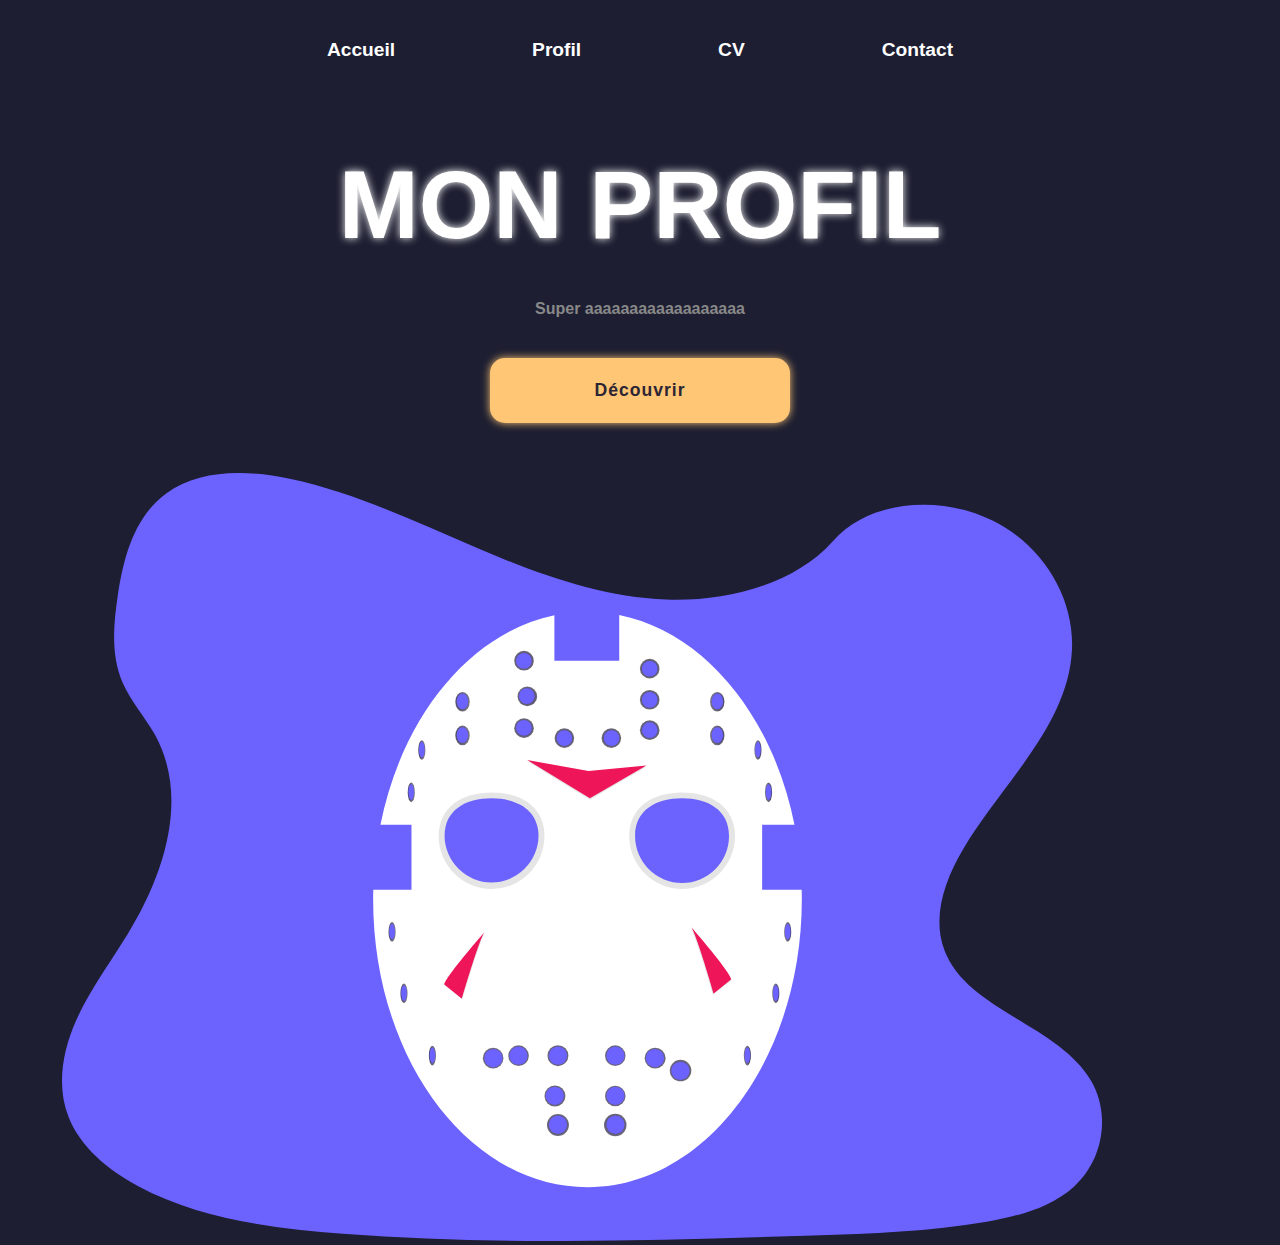
<file: V0/index.html>
<!DOCTYPE html>
<html lang="fr">
  <head>
    <meta charset="utf-8">
    <meta name="viewport" content="width=device-width, initial-scale=1.0">
    <title>GOUTTENOIRE Lucas | Portfolio</title>
    <link rel="stylesheet" href="style.css">
  </head>

  <body>
    <nav>
      <div class="navbar">
        <div class="container">
          <a href="#">Accueil</a>
          <a href="#">Profil</a>
          <a href="#">CV</a>
          <a href="#">Contact</a>
        </div>
      </div>
    </nav>

    <section class="section1">
      <div class="container">
        <div class="gauche">
          <h1>Mon Profil</h1>
          <p>Super aaaaaaaaaaaaaaaaaa</p>
          <button>Découvrir</button>
        </div>
        <div class="droite">
          <img src="image/jason.svg"/>
        </div>
      </div>
    </section>
  </body>
</html>
</file>
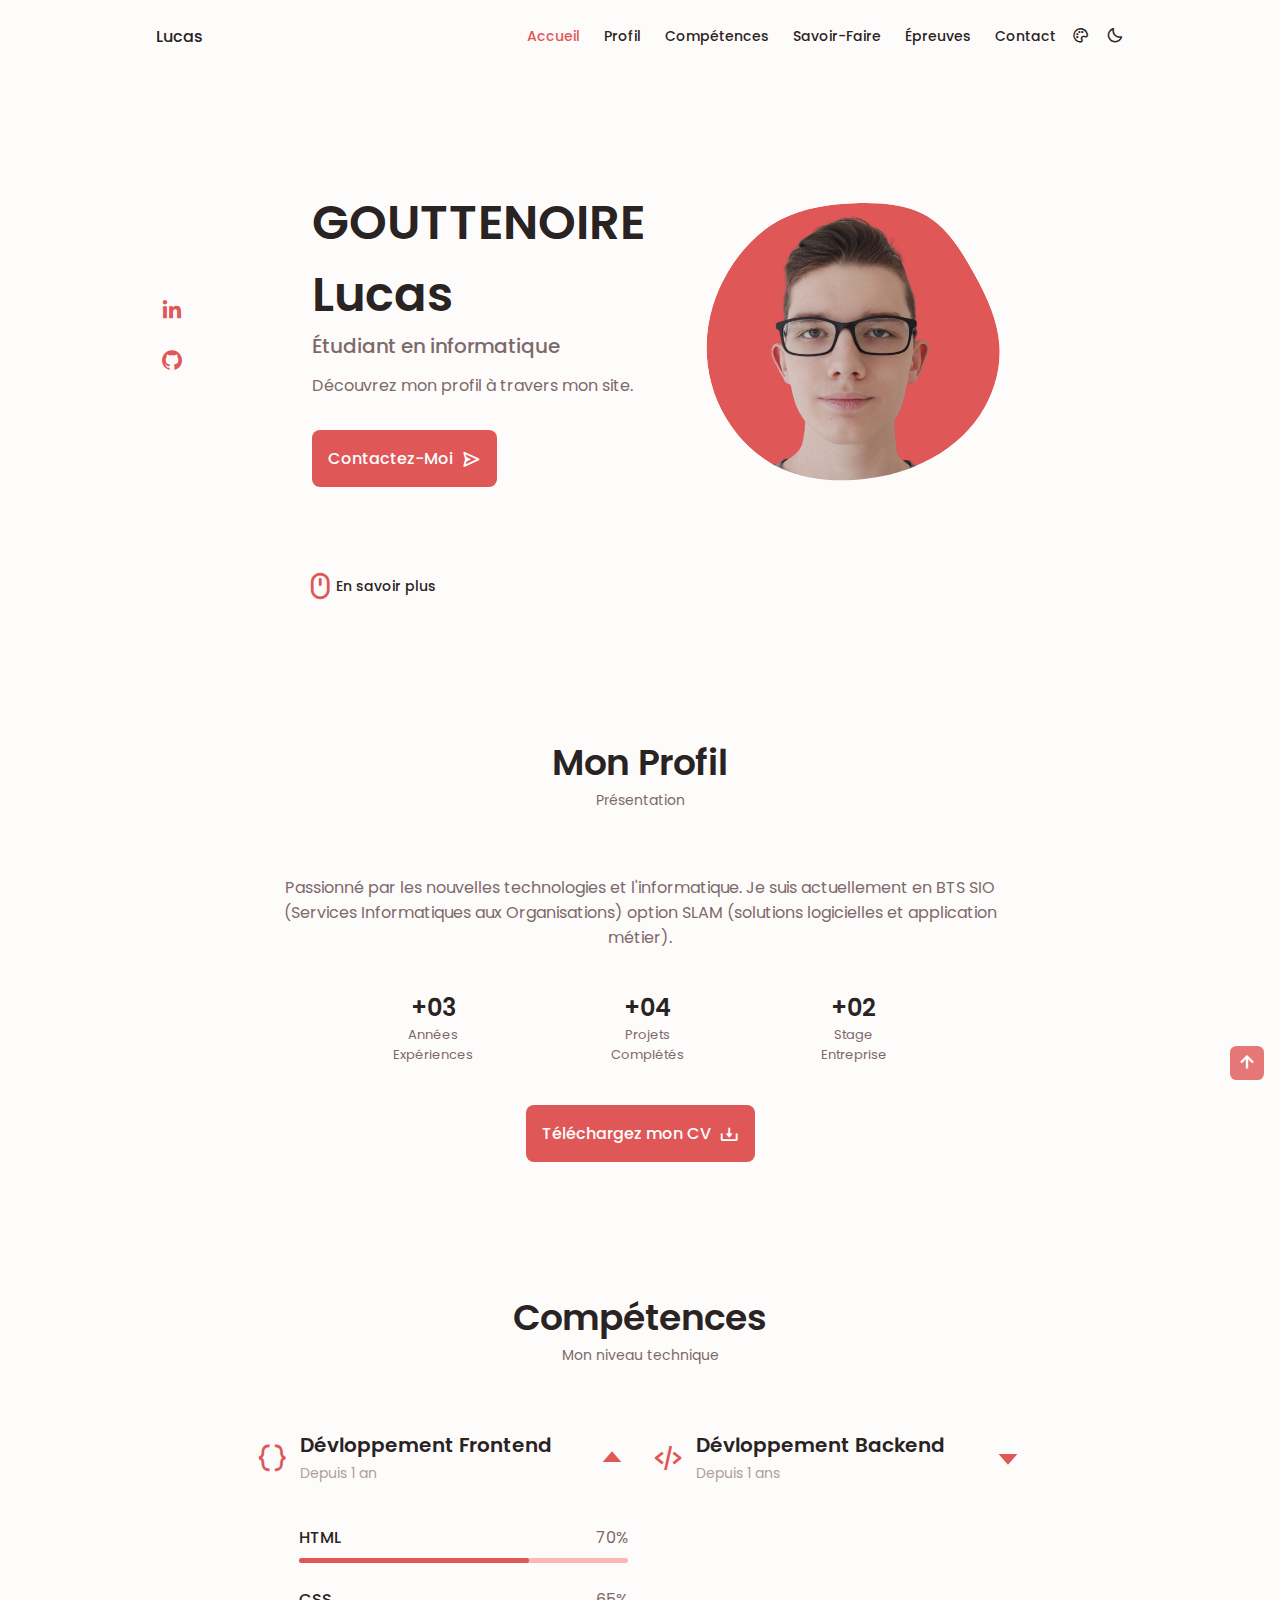
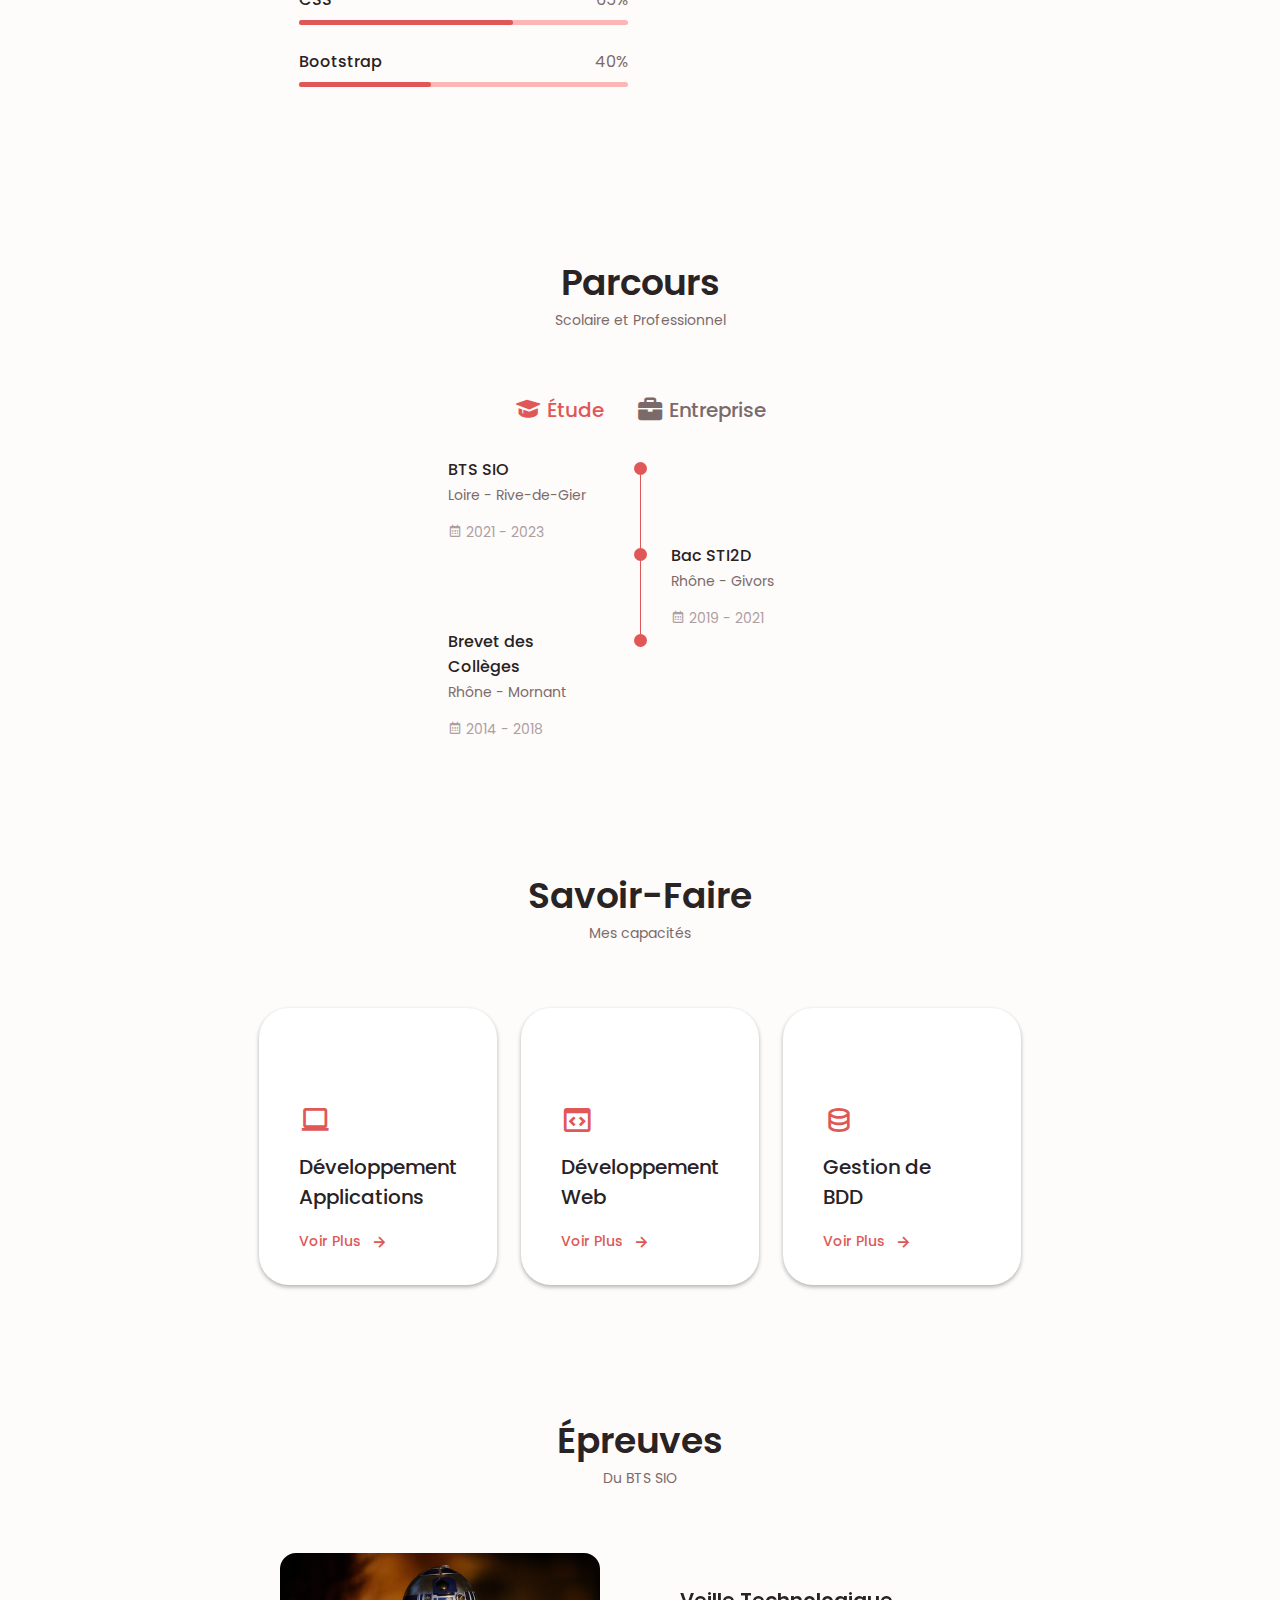
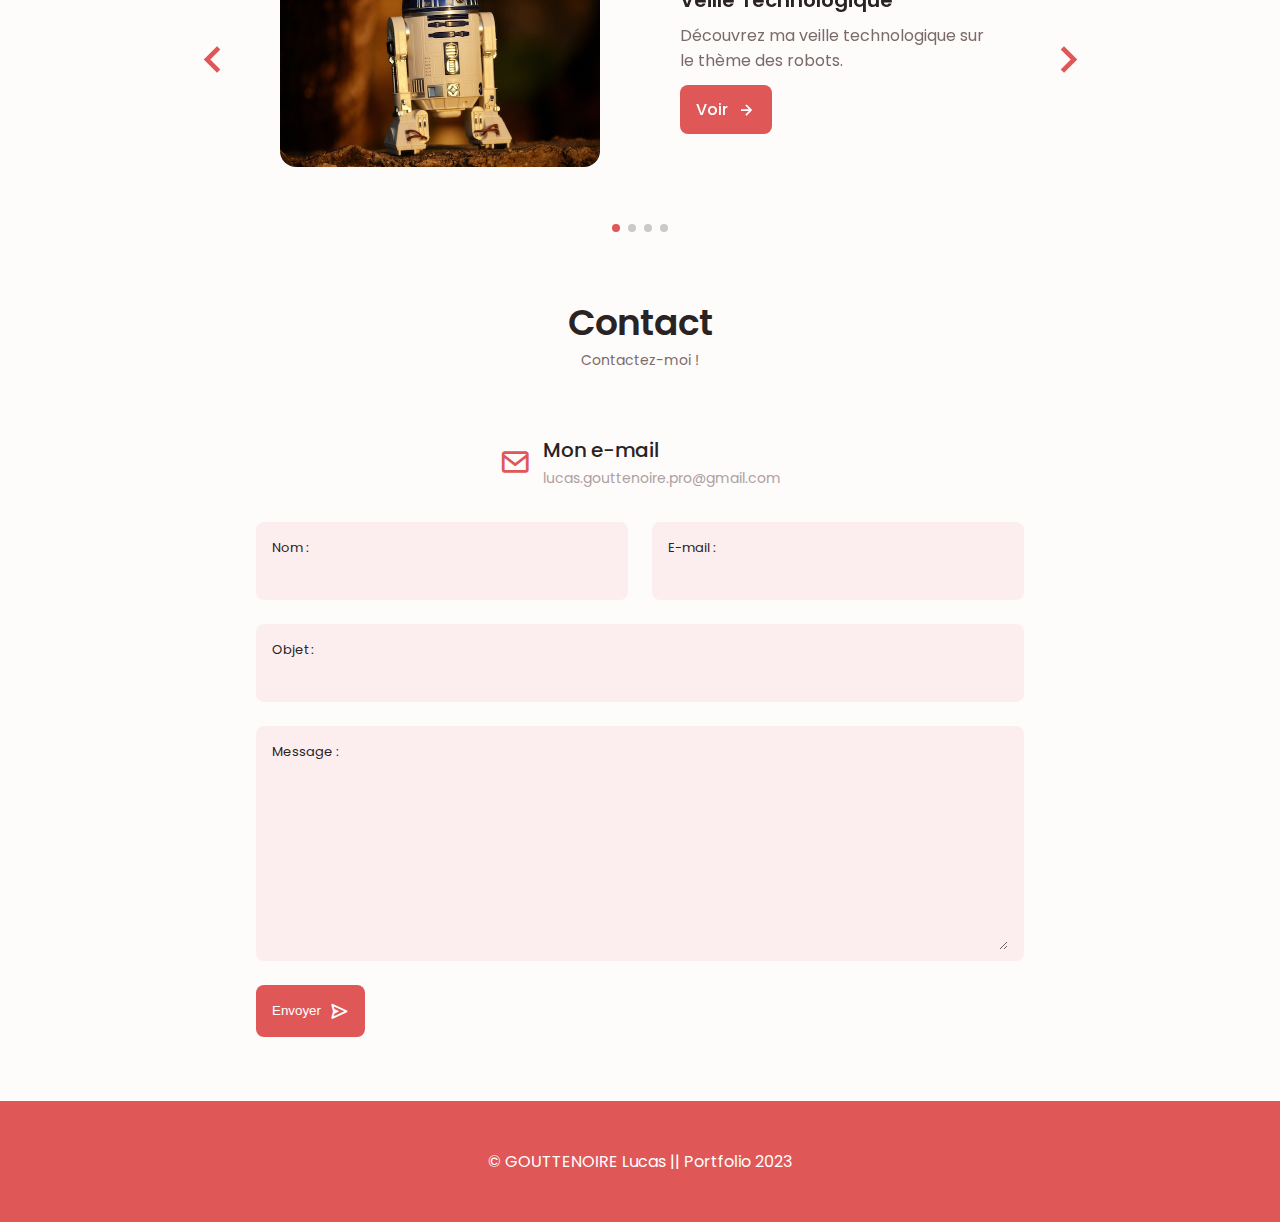
<file: V2.2_Custom/index.html>
<!DOCTYPE html>
<html lang="fr">
    <head>
        <meta charset="UTF-8">
        <meta http-equiv="X-UA-Compatible" content="IE=edge">
        <meta name="viewport" content="width=device-width, initial-scale=1.0">

        <!-- ===== icons ===== -->
        <link href='https://unpkg.com/boxicons@2.1.4/css/boxicons.min.css' rel='stylesheet'>

        <!-- ===== Swiper CSS ===== -->
        <link rel="stylesheet" href="assets/css/swiper-bundle.min.css">
                
        <!-- ===== Style CSS ===== -->
        <link rel="stylesheet" href="assets/css/style.css">

        <title>GOUTTENOIRE Lucas || Portfolio</title>   
    </head>
    <body>
        <!-- ===== Header ===== -->
        <header class="header" id="header">
            <nav class="nav container">
                <a href="#home" class="nav__logo">Lucas</a>

                <div class="nav__menu" id="nav-menu">
                    <ul class="nav__list grid">
                        <li class="nav__item">
                            <a href="#home" class="nav__link active-link">
                                <i class='bx bx-home-alt-2 nav__icon'></i> Accueil
                            </a>
                        </li>
                        <li class="nav__item">
                            <a href="#about" class="nav__link">
                                <i class='bx bx-user nav__icon'></i> Profil
                            </a>
                        </li>
                        <li class="nav__item">
                            <a href="#skills" class="nav__link">
                                <i class='bx bx-file nav__icon'></i> Compétences
                            </a>
                        </li>
                        <li class="nav__item">
                            <a href="#services" class="nav__link">
                                <i class='bx bx-briefcase nav__icon'></i> Savoir-Faire
                            </a>
                        </li>
                        <li class="nav__item">
                            <a href="#portfolio" class="nav__link">
                                <i class='bx bx-image nav__icon'></i> Épreuves
                            </a>
                        </li>
                        <li class="nav__item">
                            <a href="#contact" class="nav__link">
                                <i class='bx bx-send nav__icon'></i> Contact
                            </a>
                        </li>
                    </ul>
                    <i class='bx bx-x nav__close' id="nav-close"></i>
                </div>

                <div class="nav__btns">
                    <!-- Theme Color -->
                    <i class='bx bx-palette color__button'></i> 
                    <div class="color__modal">
                        <div class="color__modal-content">
                            <h4 class="color__modal-title">Couleur du site</h4>
                            <i class='bx bx-x color__modal-close'></i>
                            <ul class="color__modal-services grid">
                                <li class="color__modal-service" data-color="0" id="red"></li>
                                <li class="color__modal-service" data-color="140" id="green"></li>
                                <li class="color__modal-service" data-color="220" id="blue"></li>
                                <li class="color__modal-service" data-color="250" id="violet"></li>
                                <li class="color__modal-service" data-color="290" id="pink"></li>
                            </ul>
                        </div>
                    </div>
                    <!-- Theme Blanc/Sombre -->
                    <i class='bx bx-moon change-theme' id="theme-button" ></i>
                    <!-- Show / Hide menu -->
                    <i class='bx bx-grid-alt nav__toggle' id="nav-toggle"></i>
                </div>
            </nav>
        </header>

        <!-- ===== Main ===== -->
        <main class="main">

            <!-- ===== Home ===== -->
            <section class="home section" id="home">
                <div class="home__container container grid">
                    <div class="home__content grid">
                        <div class="home__social">
                            <a href="https://www.linkedin.com/in/lucas-gouttenoire/" target="_blank" class="home__social-icon">
                                <i class='bx bxl-linkedin'></i>
                            </a>

                            <a href="https://github.com/Lucas-senpai" target="_blank" class="home__social-icon">
                                <i class='bx bxl-github' ></i>
                            </a>
                        </div>

                        <div class="home__img">
                            <svg class="home__blob" viewBox="0 0 200 187" xmlns="http://www.w3.org/2000/svg" xmlns:xlink="http://www.w3.org/1999/xlink">
                                <mask id="mask0" mask-type="alpha">
                                    <path d="M45.9,-79.8C58.6,-72.1,67.4,-58.1,75.2,-43.7C83.1,-29.4,89.9,-14.7,90.9,0.6C92,
                                    15.9,87.3,31.8,78.6,44.7C70,57.6,57.3,67.5,43.5,74.1C29.8,80.7,14.9,84.1,-0.5,85C-15.9,
                                    85.9,-31.8,84.2,-45.8,77.7C-59.8,71.2,-72,59.9,-80.1,46.1C-88.3,32.4,-92.5,16.2,-92.1,
                                    0.2C-91.8,-15.8,-86.9,-31.5,-78.7,-45.3C-70.5,-59.1,-59.1,-70.9,-45.5,-78C-31.8,-85,
                                    -15.9,-87.4,0.3,-88C16.6,-88.6,33.2,-87.4,45.9,-79.8Z" transform="translate(100 100)" />
                                </mask>
                                <g mask="url(#mask0)">
                                    <path d="M45.9,-79.8C58.6,-72.1,67.4,-58.1,75.2,-43.7C83.1,-29.4,89.9,-14.7,90.9,0.6C92,
                                    15.9,87.3,31.8,78.6,44.7C70,57.6,57.3,67.5,43.5,74.1C29.8,80.7,14.9,84.1,-0.5,85C-15.9,
                                    85.9,-31.8,84.2,-45.8,77.7C-59.8,71.2,-72,59.9,-80.1,46.1C-88.3,32.4,-92.5,16.2,-92.1,
                                    0.2C-91.8,-15.8,-86.9,-31.5,-78.7,-45.3C-70.5,-59.1,-59.1,-70.9,-45.5,-78C-31.8,-85,
                                    -15.9,-87.4,0.3,-88C16.6,-88.6,33.2,-87.4,45.9,-79.8Z" transform="translate(100 100)" />
                                    <image class="home__blob-img" x='10' y='16' xlink:href="assets/img/profil.png"/>
                                </g>
                            </svg>
                        </div>

                        <div class="home__data">
                            <h1 class="home__title">GOUTTENOIRE Lucas</h1>
                            <h3 class="home__subtitle">Étudiant en informatique</h3>
                            <p class="home__description">Découvrez mon profil à travers mon site.</p>
                            <a href="#contact" class="button button--flex">
                                Contactez-Moi  <i class='bx bx-send button__icon'></i>
                            </a>
                        </div>
                    </div>

                    <div class="home__scroll">
                        <a href="#about" class="home__scroll-button button--flex">
                            <i class='bx bx-mouse home__scroll-mouse'></i>
                            <span class="home__scroll-name">En savoir plus</span>
                        </a>
                    </div>
                </div>
            </section>

            <!-- ===== Profil ===== -->
            <section class="about section" id="about">
                <h2 class="section__title">Mon Profil</h2>
                <span class="section__subtitle">Présentation</span>
                <div class="about__container container">

                    <div class="about__data">
                        <p class="about__description">Passionné par les nouvelles technologies et l'informatique. Je suis actuellement en BTS SIO (Services Informatiques aux Organisations) option SLAM (solutions logicielles et application métier).</p>

                        <div class="about__info">
                            <div>
                                <span class="about__info-title">+03</span>
                                <span class="about__info-name">Années <br /> Expériences</span>
                            </div>

                            <div>
                                <span class="about__info-title">+04</span>
                                <span class="about__info-name">Projets <br /> Complétés</span>
                            </div>

                            <div>
                                <span class="about__info-title">+02</span>
                                <span class="about__info-name">Stage <br /> Entreprise</span>
                            </div>
                        </div>

                        <div class="about__buttons">
                            <a href="assets/pdf/GOUTTENOIRE_Lucas_CV.pdf" target="_blank" class="button button--flex">
                                Téléchargez mon CV <i class='bx bx-download button__icon'></i>
                            </a>
                        </div>
                    </div>
                </div>
            </section>

            <!-- ===== Skills ===== -->
            <section class="skills section" id="skills">
                <h2 class="section__title">Compétences</h2>
                <span class="section__subtitle">Mon niveau technique</span>
                <div class="skills__container container grid">
                    <div>
                        <!-- ===== Skill 1 ===== -->
                        <div class="skills__content skills__open">
                            <div class="skills__header">
                                <i class='bx bx-code-curly skills__icon'></i>

                                <div>
                                    <h1 class="skills__title">Dévloppement Frontend</h1>
                                    <span class="skills__subtitle">Depuis 1 an</span>
                                </div>

                                <i class='bx bx-caret-down skills__arrow'></i>
                            </div>

                            <div class="skills__list grid">
                                <div class="skills__data">
                                    <div class="skills__titles">
                                        <h3 class="skills__name">HTML</h3>
                                        <span class="skills__number">70%</span>
                                    </div>
                                    <div class="skills__bar">
                                        <span class="skills__percentage skills__html"></span>
                                    </div>
                                </div>

                                <div class="skills__data">
                                    <div class="skills__titles">
                                        <h3 class="skills__name">CSS</h3>
                                        <span class="skills__number">65%</span>
                                    </div>
                                    <div class="skills__bar">
                                        <span class="skills__percentage skills__css"></span>
                                    </div>
                                </div>

                                <div class="skills__data">
                                    <div class="skills__titles">
                                        <h3 class="skills__name">Bootstrap</h3>
                                        <span class="skills__number">40%</span>
                                    </div>
                                    <div class="skills__bar">
                                        <span class="skills__percentage skills__bootstrap"></span>
                                    </div>
                                </div>
                            </div>
                        </div>

                    </div>
                    
                    <div> <!--  Mettre dans la meme div (en haut) pour faire 2 ligne 1 colonne -->
                        <!-- ===== Skill 2 ===== -->
                        <div class="skills__content skills__close">
                            <div class="skills__header">
                                <i class='bx bx-code-alt skills__icon'></i>

                                <div>
                                    <h1 class="skills__title">Dévloppement Backend</h1>
                                    <span class="skills__subtitle">Depuis 1 ans</span>
                                </div>

                                <i class='bx bx-caret-down skills__arrow'></i>
                            </div>

                            <div class="skills__list grid">
                                <div class="skills__data">
                                    <div class="skills__titles">
                                        <h3 class="skills__name">PHP</h3>
                                        <span class="skills__number">60%</span>
                                    </div>
                                    <div class="skills__bar">
                                        <span class="skills__percentage skills__php"></span>
                                    </div>
                                </div>

                                <div class="skills__data">
                                    <div class="skills__titles">
                                        <h3 class="skills__name">JavaScript</h3>
                                        <span class="skills__number">40%</span>
                                    </div>
                                    <div class="skills__bar">
                                        <span class="skills__percentage skills__js"></span>
                                    </div>
                                </div>

                                <div class="skills__data">
                                    <div class="skills__titles">
                                        <h3 class="skills__name">Python</h3>
                                        <span class="skills__number">50%</span>
                                    </div>
                                    <div class="skills__bar">
                                        <span class="skills__percentage skills__python"></span>
                                    </div>
                                </div>
                            </div>
                        </div>
                    </div>
                    

                    
                </div>
            </section>

            <!-- ===== Qualification ===== -->
            <section class="qualification section">
                <h2 class="section__title">Parcours</h2>
                <span class="section__subtitle">Scolaire et Professionnel</span>

                <div class="qualification__container container">
                    <div class="qualification__tabs">
                        <div class="qualification__button button--flex qualification__active" data-target="#education">
                            <i class='bx bxs-graduation qualification__icon'></i>
                            Étude
                        </div>

                        <div class="qualification__button button--flex" data-target="#work">
                            <i class='bx bxs-briefcase qualification__icon'></i>
                            Entreprise
                        </div>
                    </div>

                    <div class="qualification__sections">
                        <!-- ===== Qualif content 1 ===== -->
                        <div class="qualification__content qualification__active" data-content id="education">
                            <!-- ===== Qualif 1 ===== -->
                            <div class="qualification__data">
                                <div>
                                    <h3 class="qualification__title">BTS SIO</h3>
                                    <span class="qualification__subtitle">Loire - Rive-de-Gier</span>
                                    <div class="qualification__calendar">
                                        <i class='bx bx-calendar'></i>
                                        2021 - 2023
                                    </div>
                                </div>

                                <div>
                                    <span class="qualification__rounder"></span>
                                    <span class="qualification__line"></span>
                                </div>
                            </div>

                            <!-- ===== Qualif 2 ===== -->
                            <div class="qualification__data">
                                <div></div>
                                
                                <div>
                                    <span class="qualification__rounder"></span>
                                    <span class="qualification__line"></span>
                                </div>
                               
                                <div>
                                    <h3 class="qualification__title">Bac STI2D</h3>
                                    <span class="qualification__subtitle">Rhône - Givors</span>
                                    <div class="qualification__calendar">
                                        <i class='bx bx-calendar'></i>
                                        2019 - 2021
                                    </div>
                                </div>
                            </div>

                            <!-- ===== Qualif 3 ===== -->
                            <div class="qualification__data">
                                <div>
                                    <h3 class="qualification__title">Brevet des Collèges</h3>
                                    <span class="qualification__subtitle">Rhône - Mornant</span>
                                    <div class="qualification__calendar">
                                        <i class='bx bx-calendar'></i>
                                        2014 - 2018
                                    </div>
                                </div>

                                <div>
                                    <span class="qualification__rounder"></span>
                                    <!-- <span class="qualification__line"></span> -->
                                </div>
                            </div>

                        </div>

                        <!-- ===== Qualif content 2 ===== -->
                        <div class="qualification__content" data-content id="work">
                            <!-- ===== Qualif 1 ===== -->
                            <div class="qualification__data">
                                <div>
                                    <h3 class="qualification__title">Stage 2ème Année</h3>
                                    <span class="qualification__subtitle">Collège Pierre de Ronsard</span>
                                    <div class="qualification__calendar">
                                        <i class='bx bx-calendar'></i>
                                        Novembre 2022 - Décembre 2022
                                    </div>
                                </div>

                                <div>
                                    <span class="qualification__rounder"></span>
                                    <span class="qualification__line"></span>
                                </div>
                            </div>

                            <!-- ===== Qualif 2 ===== -->
                            <div class="qualification__data">
                                <div></div>
                                
                                <div>
                                    <span class="qualification__rounder"></span>
                                    <!-- <span class="qualification__line"></span> -->
                                </div>
                               
                                <div>
                                    <h3 class="qualification__title">Stage 1er Année</h3>
                                    <span class="qualification__subtitle">Saint Martin Omnisports Basket</span>
                                    <div class="qualification__calendar">
                                        <i class='bx bx-calendar'></i>
                                        Mai 2022 - Juillet 2022
                                    </div>
                                </div>
                            </div>

                        </div>
                    </div>
                </div>
            </section>

            <!-- ===== Services ===== -->
            <section class="services section" id="services">
                <h2 class="section__title">Savoir-Faire</h2>
                <span class="section__subtitle">Mes capacités</span>
                
                <div class="services__container container grid">
                    <!-- ===== Services 1 ===== -->
                    <div class="services__content">
                        <div>
                            <i class='bx bx-laptop services__icon'></i>
                            <h3 class="services__title">Développement <br> Applications</h3>
                        </div>

                        <span class="button button--flex button--small button--link services__button">
                            Voir Plus
                            <i class='bx bx-right-arrow-alt button__icon'></i>
                        </span>

                        <div class="services__modal">
                            <div class="services__modal-content">
                                <h4 class="services__modal-title">Développement <br> Applications</h4>
                                <i class='bx bx-x services__modal-close'></i>

                                <ul class="services__modal-services grid">
                                    <li class="services__modal-service">
                                        <i class='bx bx-check-circle services__modal-icon'></i>
                                        <p>Utilisation de C#.</p>
                                    </li>

                                    <li class="services__modal-service">
                                        <i class='bx bx-check-circle services__modal-icon'></i>
                                        <p>S'adapter aux demandes.</p>
                                    </li>

                                    <li class="services__modal-service">
                                        <i class='bx bx-check-circle services__modal-icon'></i>
                                        <p>Système de Gestion de Contenu (WordPress).</p>
                                    </li>
                                </ul>
                            </div>
                        </div>
                    </div>
                    
                    <!-- ===== Services 2 ===== -->
                    <div class="services__content">
                        <div>
                            <i class='bx bx-code-block services__icon'></i>
                            <h3 class="services__title">Développement <br> Web</h3>
                        </div>

                        <span class="button button--flex button--small button--link services__button">
                            Voir Plus
                            <i class='bx bx-right-arrow-alt button__icon'></i>
                        </span>

                        <div class="services__modal">
                            <div class="services__modal-content">
                                <h4 class="services__modal-title">Développement <br> Web</h4>
                                <i class='bx bx-x services__modal-close'></i>

                                <ul class="services__modal-services grid">
                                    <li class="services__modal-service">
                                        <i class='bx bx-check-circle services__modal-icon'></i>
                                        <p>Site responsive.</p>
                                    </li>

                                    <li class="services__modal-service">
                                        <i class='bx bx-check-circle services__modal-icon'></i>
                                        <p>Pages dynamiques.</p>
                                    </li>

                                    <li class="services__modal-service">
                                        <i class='bx bx-check-circle services__modal-icon'></i>
                                        <p>Développement Frontend / Backend.</p>
                                    </li>
                                </ul>
                            </div>
                        </div>
                    </div>

                    <!-- ===== Services 3 ===== -->
                    <div class="services__content">
                        <div>
                            <i class='bx bx-data services__icon'></i>
                            <h3 class="services__title">Gestion de<br> BDD</h3>
                        </div>

                        <span class="button button--flex button--small button--link services__button">
                            Voir Plus
                            <i class='bx bx-right-arrow-alt button__icon'></i>
                        </span>

                        <div class="services__modal">
                            <div class="services__modal-content">
                                <h4 class="services__modal-title">Gestion de <br> Bases De Données</h4>
                                <i class='bx bx-x services__modal-close'></i>

                                <ul class="services__modal-services grid">
                                    <li class="services__modal-service">
                                        <i class='bx bx-check-circle services__modal-icon'></i>
                                        <p>Création et gestion des bases.</p>
                                    </li>

                                    <li class="services__modal-service">
                                        <i class='bx bx-check-circle services__modal-icon'></i>
                                        <p>Utilisation de PhpMyAdmin et MySQL.</p>
                                    </li>

                                    <li class="services__modal-service">
                                        <i class='bx bx-check-circle services__modal-icon'></i>
                                        <p>Base de donnée personnalisé.</p>
                                    </li>
                                </ul>
                            </div>
                        </div>
                    </div> 
                </div>
            </section>

            <!-- ===== Portfolio ===== -->
            <section class="portfolio section" id="portfolio">
                <h2 class="section__title">Épreuves</h2>
                <span class="section__subtitle">Du BTS SIO</span>
                
                <div class="portfolio__container container swiper-container">
                    <div class="swiper-wrapper">
                        <!-- ===== Portfolio 1 ===== -->
                        <div class="portfolio__content grid swiper-slide">
                            <img src="assets/img/portfolio1.jpg" alt="" class="portfolio__img">

                            <div class="portfolio__data">
                                <h3 class="portfolio__title">Veille Technologique</h3>
                                <p class="portfolio__description">Découvrez ma veille technologique sur 
                                    le thème des robots.</p>
                                <a href="assets/pdf/VeilleTech.pdf" target="_blank" class="button button--flex button--small portfolio__button">
                                    Voir
                                    <i class='bx bx-right-arrow-alt button__icon'></i>
                                </a>
                            </div>
                        </div>

                        <!-- ===== Portfolio 2 ===== -->
                        <div class="portfolio__content grid swiper-slide">
                            <img src="assets/img/portfolio2.jpg" alt="" class="portfolio__img">

                            <div class="portfolio__data">
                                <h3 class="portfolio__title">Tableau de Compétences</h3>
                                <p class="portfolio__description">Toutes mes compétences acquises au cours de ma  
                                    formation.</p>
                                <a href="assets/pdf/TableauCompétence.pdf" target="_blank" class="button button--flex button--small portfolio__button">
                                    Voir
                                    <i class='bx bx-right-arrow-alt button__icon'></i>
                                </a>
                            </div>
                        </div>

                        <!-- ===== Portfolio 3 ===== -->
                        <div class="portfolio__content grid swiper-slide">
                            <img src="assets/img/portfolio3.jpg" alt="" class="portfolio__img">

                            <div class="portfolio__data">
                                <h3 class="portfolio__title">Rapport de Stage</h3>
                                <p class="portfolio__description">Découvrez mes stages dans un rapport détaillé.
                                    par semaine.</p>
                                <a href="assets/pdf/RapportStage.pdf" target="_blank" class="button button--flex button--small portfolio__button">
                                    Voir
                                    <i class='bx bx-right-arrow-alt button__icon'></i>
                                </a>
                            </div>
                        </div>

                        <!-- ===== Portfolio 4 ===== -->
                        <div class="portfolio__content grid swiper-slide">
                            <img src="assets/img/portfolio4.jpg" alt="" class="portfolio__img">

                            <div class="portfolio__data">
                                <h3 class="portfolio__title">Fiche de Procédure</h3>
                                <p class="portfolio__description">Accédez à tous mes comptes rendus 
                                    fais en cours.</p>
                                <a href="https://drive.google.com/drive/folders/1x9hp5TQzlM4aeYP4GDr96kT1LbsNrB8l?usp=sharing" target="_blank" class="button button--flex button--small portfolio__button">
                                    Voir
                                    <i class='bx bx-right-arrow-alt button__icon'></i>
                                </a>
                            </div>
                        </div>
                    </div>

                    <!-- Fleche de navigation -->
                    <div class="swiper-button-next">
                        <i class='bx bx-chevron-right swiper-portfolio-icon'></i>
                    </div>
                    <div class="swiper-button-prev">
                        <i class='bx bx-chevron-left swiper-portfolio-icon' ></i>
                    </div>
                    <!-- Pagination -->
                    <div class="swiper-pagination">

                    </div>
                </div>
            </section>


            <!-- ===== Contact ===== -->
            <section class="contact section" id="contact">
                <h2 class="section__title">Contact</h2>
                <span class="section__subtitle">Contactez-moi !</span>

                <div class="contact__container container">
                   
                    <div class="mail">
                        <div class="contact__information">
                            <i class='bx bx-envelope contact__icon'></i>
    
                            <div>
                                <h3 class="contact__title">Mon e-mail</h3>
                                <span class="contact__subtitle">lucas.gouttenoire.pro@gmail.com</span>
                            </div>
                        </div>
                    </div>
               

                    <form action="contact.php" method="post" class="contact__form grid">
                        <div class="contact__inputs grid">
                            <div class="contact__content">
                                <label for="surname" class="contact__label">Nom :</label>
                                <input type="text" name="surname" class="contact__input" required>
                            </div>

                            <div class="contact__content">
                                <label for="email" class="contact__label">E-mail :</label>
                                <input type="email" name="email" class="contact__input" required>
                            </div>
                        </div>
                        <div class="contact__content">
                            <label for="objet" class="contact__label">Objet :</label>
                            <input type="text" name="objet" class="contact__input" required>
                        </div>

                        <div class="contact__content">
                            <label for="message" class="contact__label">Message :</label>
                            <textarea name="message" cols="0" rows="7" class="contact__input" required></textarea>
                        </div>

                        <div>
                            <button type="submit" class="button button--flex">
                                Envoyer
                                <i class='bx bx-send button__icon'></i>
                            </button>
                        </div>
                        
                    </form>
                </div>
            </section>
        </main>

        <!-- ===== Footer ===== -->
        <footer class="footer">
            <div class="footer__bg">
                <p class="footer__copy">&#169; GOUTTENOIRE Lucas || Portfolio 2023</p>
            </div>
        </footer>

        <!-- ===== Scroll Top ===== -->
        <a href="#" class="scrollup" id="scroll-up">
            <i class='bx bx-up-arrow-alt scrollup__icon'></i>
        </a>

        <!-- ===== Swiper ===== -->
        <script src="assets/js/swiper-bundle.min.js"></script>

        <!-- ===== JavaScript Main ===== -->
        <script src="assets/js/main.js"></script>
    </body>
</html>
</file>
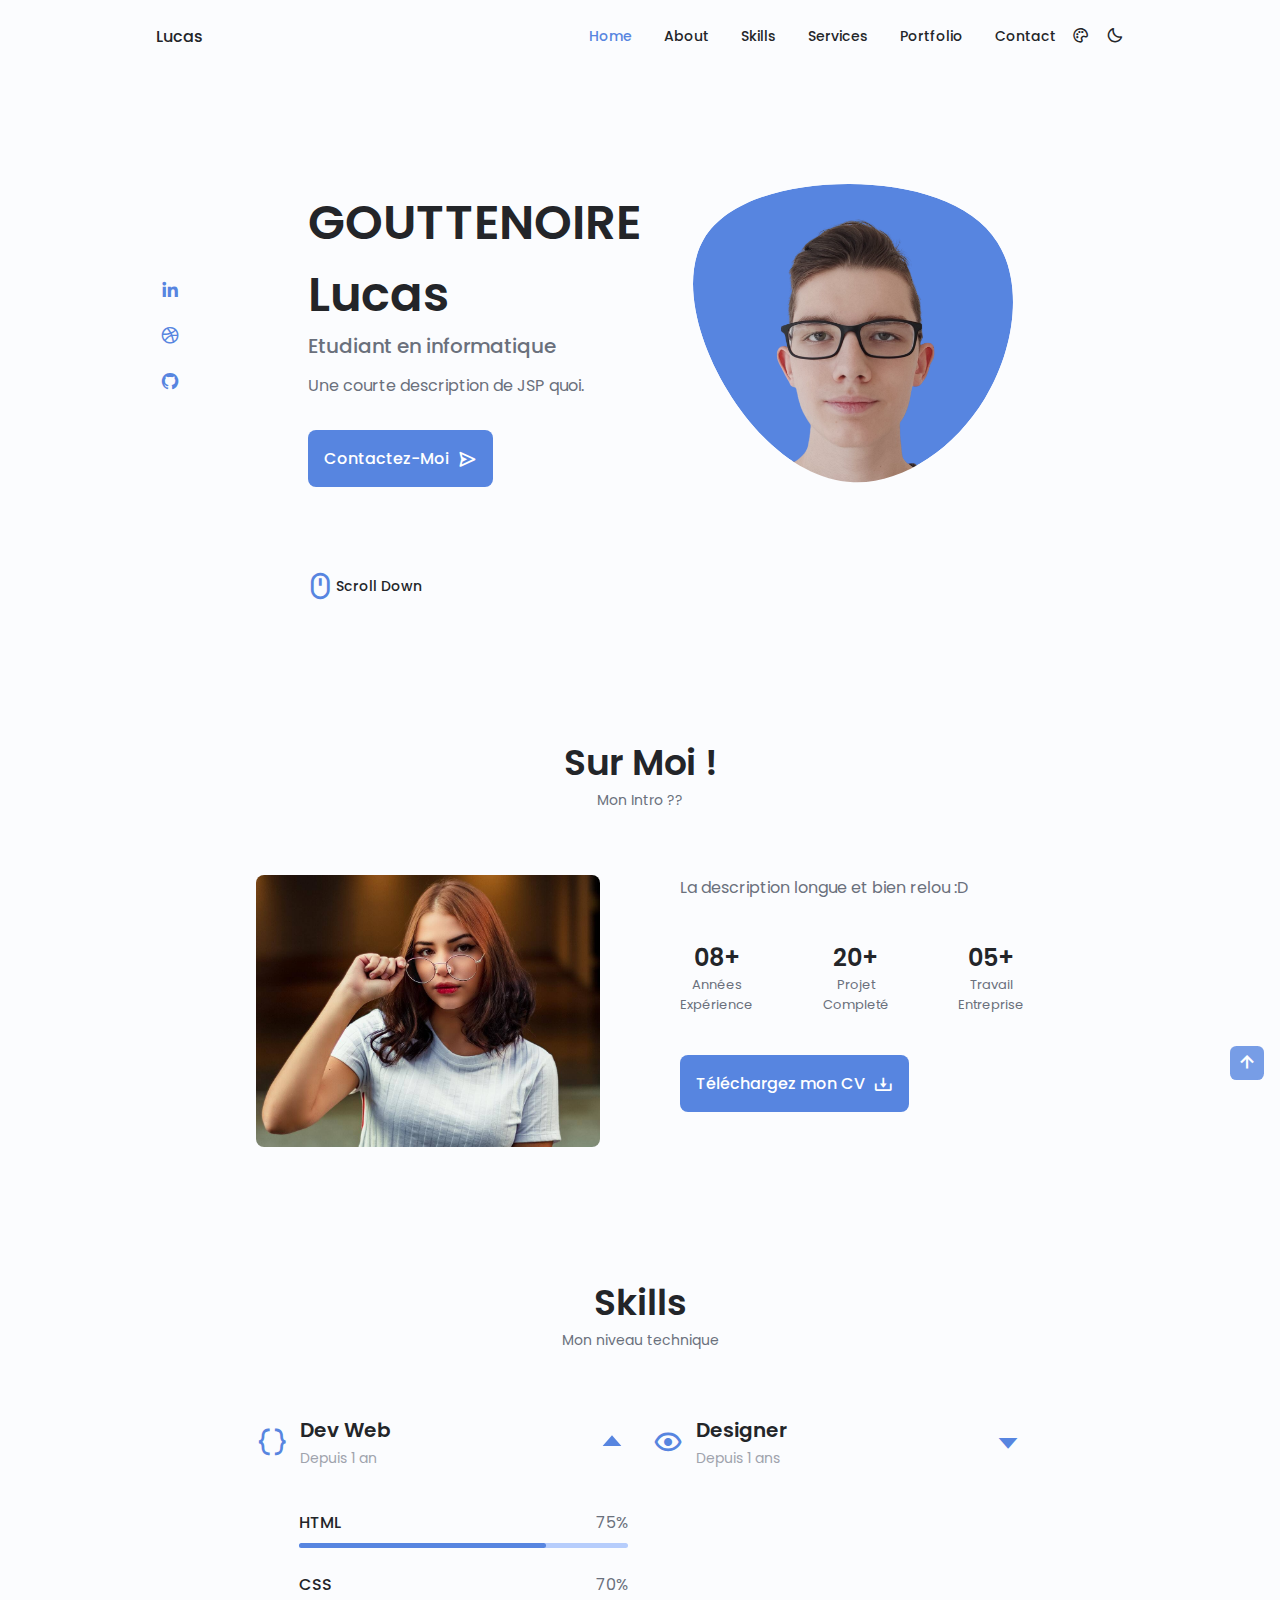
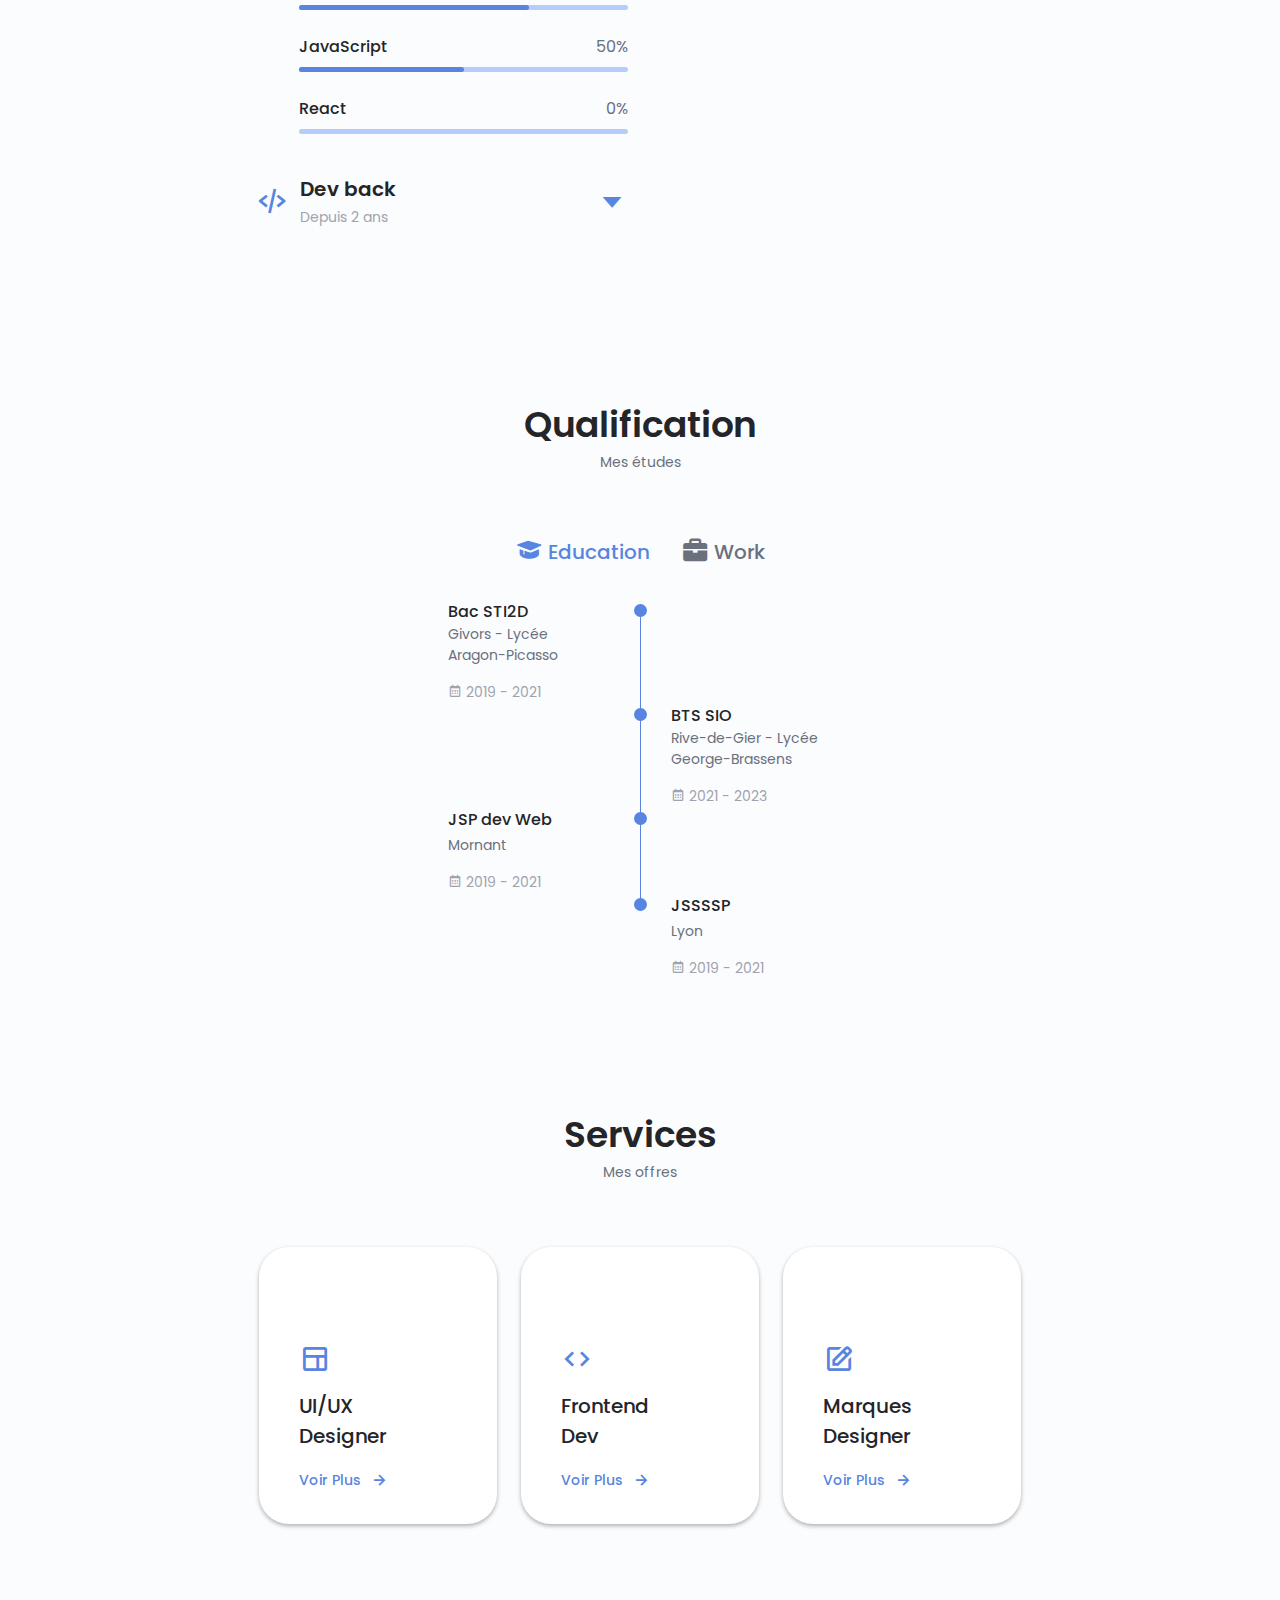
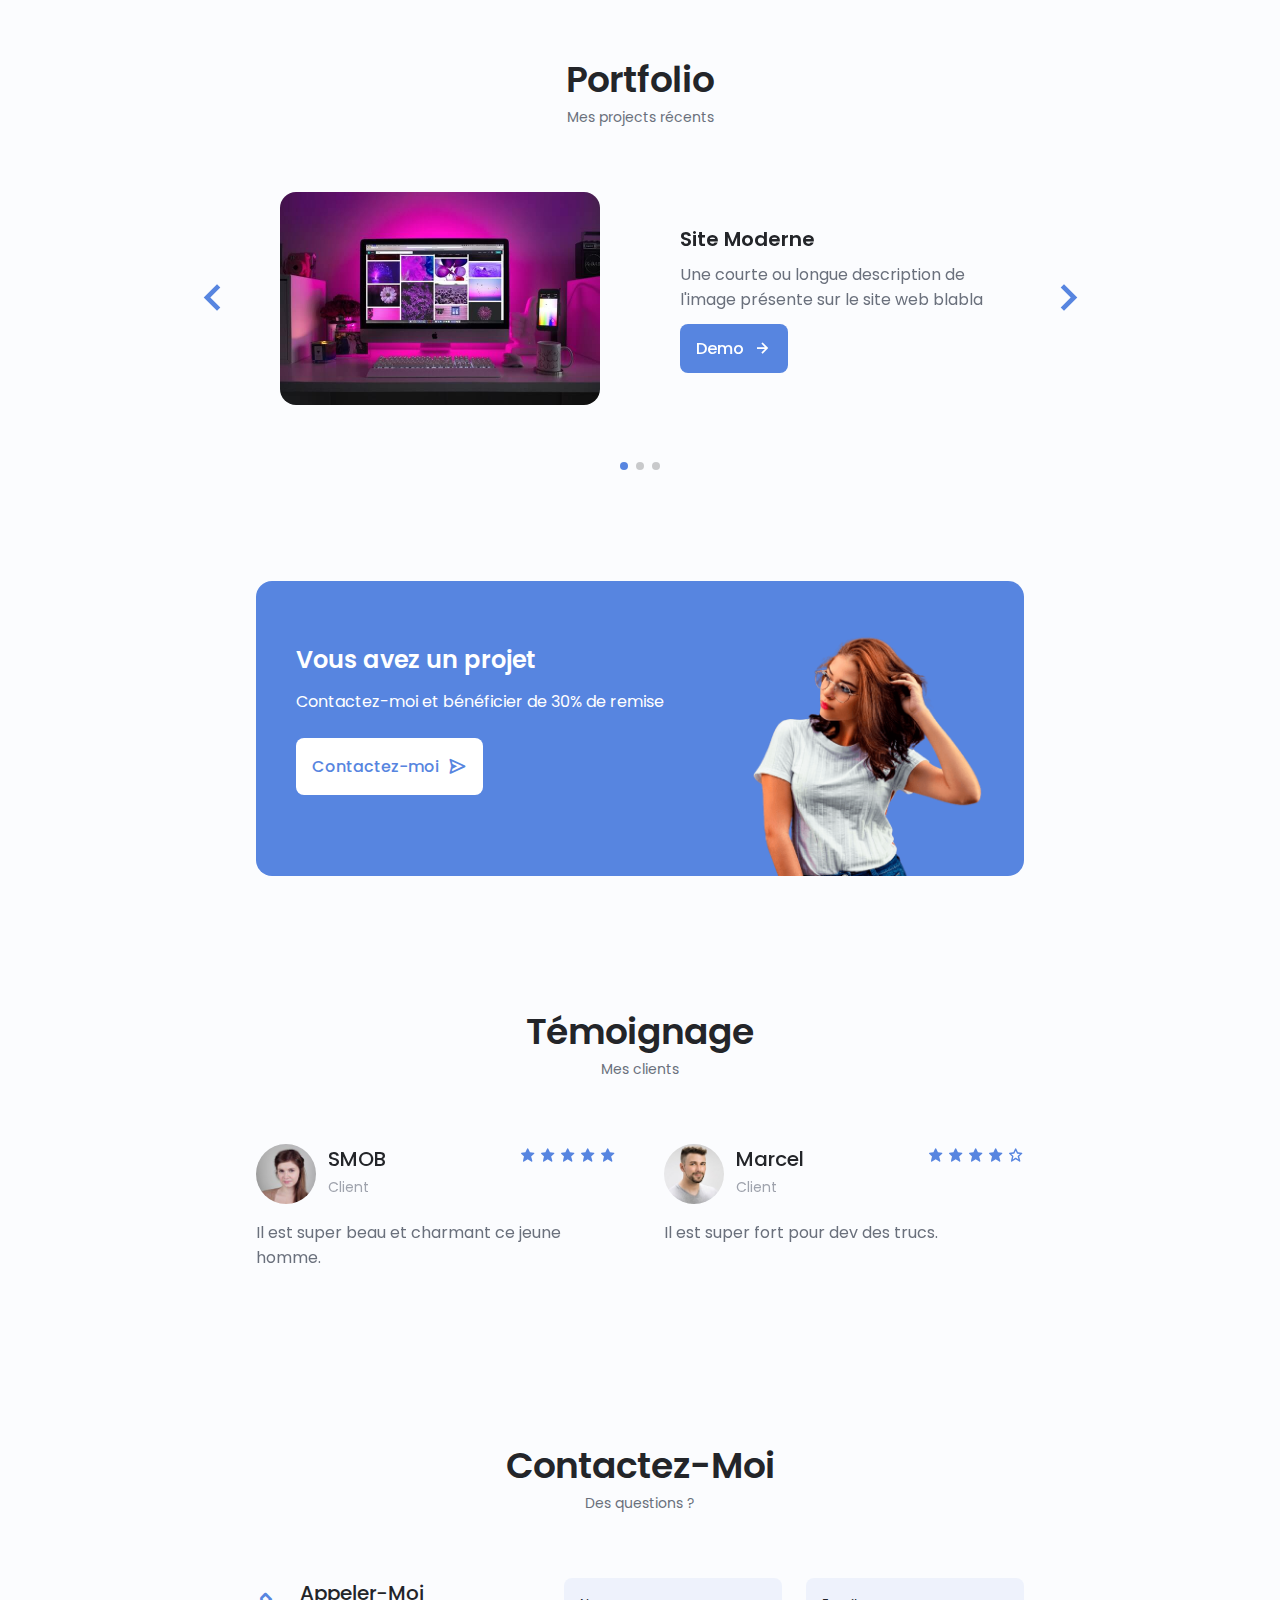
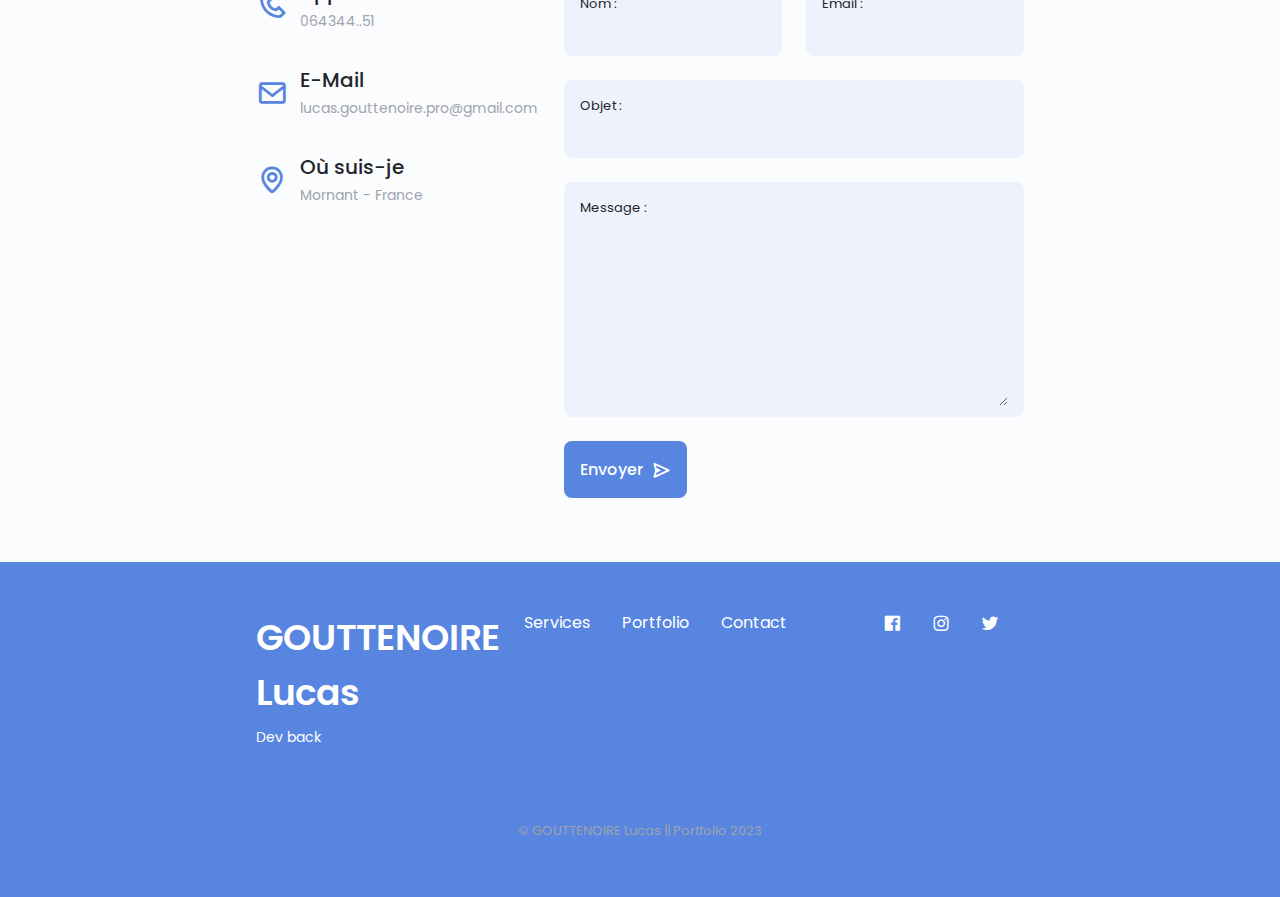
<file: V2/index.html>
<!DOCTYPE html>
<html lang="fr">
    <head>
        <meta charset="UTF-8">
        <meta http-equiv="X-UA-Compatible" content="IE=edge">
        <meta name="viewport" content="width=device-width, initial-scale=1.0">

        <!-- ===== icons ===== -->
        <link href='https://unpkg.com/boxicons@2.1.4/css/boxicons.min.css' rel='stylesheet'>

        <!-- ===== Swiper CSS ===== -->
        <link rel="stylesheet" href="assets/css/swiper-bundle.min.css">
                
        <!-- ===== Style CSS ===== -->
        <link rel="stylesheet" href="assets/css/style.css">

        <title>GOUTTENOIRE Lucas || Portfolio</title>   
    </head>
    <body>
        <!-- ===== Header ===== -->
        <header class="header" id="header">
            <nav class="nav container">
                <a href="#home" class="nav__logo">Lucas</a>

                <div class="nav__menu" id="nav-menu">
                    <ul class="nav__list grid">
                        <li class="nav__item">
                            <a href="#home" class="nav__link active-link">
                                <i class='bx bx-home-alt-2 nav__icon'></i> Home
                            </a>
                        </li>
                        <li class="nav__item">
                            <a href="#about" class="nav__link">
                                <i class='bx bx-user nav__icon'></i> About
                            </a>
                        </li>
                        <li class="nav__item">
                            <a href="#skills" class="nav__link">
                                <i class='bx bx-file nav__icon'></i> Skills
                            </a>
                        </li>
                        <li class="nav__item">
                            <a href="#services" class="nav__link">
                                <i class='bx bx-briefcase nav__icon'></i> Services
                            </a>
                        </li>
                        <li class="nav__item">
                            <a href="#portfolio" class="nav__link">
                                <i class='bx bx-image nav__icon'></i> Portfolio
                            </a>
                        </li>
                        <li class="nav__item">
                            <a href="#contact" class="nav__link">
                                <i class='bx bx-send nav__icon'></i> Contact
                            </a>
                        </li>
                    </ul>
                    <i class='bx bx-x nav__close' id="nav-close"></i>
                </div>

                <div class="nav__btns">
                    <!-- Theme Color -->
                    <i class='bx bx-palette color__button'></i> 
                    <div class="color__modal">
                        <div class="color__modal-content">
                            <h4 class="color__modal-title">Couleur du site</h4>
                            <i class='bx bx-x color__modal-close'></i>
                            <ul class="color__modal-services grid">
                                <li class="color__modal-service" data-color="0" id="red"></li>
                                <li class="color__modal-service" data-color="140" id="green"></li>
                                <li class="color__modal-service" data-color="250" id="violet"></li>
                                <li class="color__modal-service" data-color="220" id="blue"></li>
                                <li class="color__modal-service" data-color="290" id="pink"></li>
                            </ul>
                        </div>
                    </div>
                    <!-- Theme Blanc/Sombre -->
                    <i class='bx bx-moon change-theme' id="theme-button" ></i>
                    <!-- Show / Hide menu -->
                    <i class='bx bx-grid-alt nav__toggle' id="nav-toggle"></i>
                </div>
            </nav>
        </header>

        <!-- ===== Main ===== -->
        <main class="main">

            <!-- ===== Home ===== -->
            <section class="home section" id="home">
                <div class="home__container container grid">
                    <div class="home__content grid">
                        <div class="home__social">
                            <a href="https://www.linkedin.com/in/lucas-gouttenoire/" target="_blank" class="home__social-icon">
                                <i class='bx bxl-linkedin'></i>
                            </a>

                            <a href="LienSocial" target="_blank" class="home__social-icon">
                                <i class='bx bxl-dribbble' ></i>
                            </a>

                            <a href="https://github.com/Lucas-senpai" target="_blank" class="home__social-icon">
                                <i class='bx bxl-github' ></i>
                            </a>
                        </div>

                        <div class="home__img">
                            <svg class="home__blob" viewBox="0 0 200 187" xmlns="http://www.w3.org/2000/svg" xmlns:xlink="http://www.w3.org/1999/xlink">
                                <mask id="mask0" mask-type="alpha">
                                    <path d="M190.312 36.4879C206.582 62.1187 201.309 102.826 182.328 134.186C163.346 165.547 
                                    130.807 187.559 100.226 186.353C69.6454 185.297 41.0228 161.023 21.7403 129.362C2.45775 
                                    97.8511 -7.48481 59.1033 6.67581 34.5279C20.9871 10.1032 59.7028 -0.149132 97.9666 
                                    0.00163737C136.23 0.303176 174.193 10.857 190.312 36.4879Z"/>
                                </mask>
                                <g mask="url(#mask0)">
                                    <path d="M190.312 36.4879C206.582 62.1187 201.309 102.826 182.328 134.186C163.346 
                                    165.547 130.807 187.559 100.226 186.353C69.6454 185.297 41.0228 161.023 21.7403 
                                    129.362C2.45775 97.8511 -7.48481 59.1033 6.67581 34.5279C20.9871 10.1032 59.7028 
                                    -0.149132 97.9666 0.00163737C136.23 0.303176 174.193 10.857 190.312 36.4879Z"/>
                                    <image class="home__blob-img" x='14' y='18' xlink:href="assets/img/profil.png"/>
                                </g>
                            </svg>
                        </div>

                        <div class="home__data">
                            <h1 class="home__title">GOUTTENOIRE Lucas</h1>
                            <h3 class="home__subtitle">Etudiant en informatique</h3>
                            <p class="home__description">Une courte description de JSP quoi.</p>
                            <a href="#contact" class="button button--flex">
                                Contactez-Moi  <i class='bx bx-send button__icon'></i>
                            </a>
                        </div>
                    </div>

                    <div class="home__scroll">
                        <a href="#about" class="home__scroll-button button--flex">
                            <i class='bx bx-mouse home__scroll-mouse'></i>
                            <span class="home__scroll-name">Scroll Down</span>
                        </a>
                    </div>
                </div>
            </section>

            <!-- ===== About ===== -->
            <section class="about section" id="about">
                <h2 class="section__title">Sur Moi !</h2>
                <span class="section__subtitle">Mon Intro ??</span>
                <div class="about__container container grid">
                    <img src="assets/img/about.jpg" alt="" class="about__img">

                    <div class="about__data">
                        <p class="about__description">La description longue et bien relou :D</p>

                        <div class="about__info">
                            <div>
                                <span class="about__info-title">08+</span>
                                <span class="about__info-name">Années <br /> Expérience</span>
                            </div>

                            <div>
                                <span class="about__info-title">20+</span>
                                <span class="about__info-name">Projet <br /> Completé</span>
                            </div>

                            <div>
                                <span class="about__info-title">05+</span>
                                <span class="about__info-name">Travail <br /> Entreprise</span>
                            </div>
                        </div>

                        <div class="about__buttons">
                            <a href="assets/pdf/GOUTTENOIRE_Lucas_CV.pdf" download class="button button--flex">
                                Téléchargez mon CV <i class='bx bx-download button__icon'></i>
                            </a>
                        </div>
                    </div>
                </div>
            </section>

            <!-- ===== Skills ===== -->
            <section class="skills section" id="skills">
                <h2 class="section__title">Skills</h2>
                <span class="section__subtitle">Mon niveau technique</span>
                <div class="skills__container container grid">
                    <div>
                        <!-- ===== Skill 1 ===== -->
                        <div class="skills__content skills__open">
                            <div class="skills__header">
                                <i class='bx bx-code-curly skills__icon'></i>

                                <div>
                                    <h1 class="skills__title">Dev Web</h1>
                                    <span class="skills__subtitle">Depuis 1 an</span>
                                </div>

                                <i class='bx bx-caret-down skills__arrow'></i>
                            </div>

                            <div class="skills__list grid">
                                <div class="skills__data">
                                    <div class="skills__titles">
                                        <h3 class="skills__name">HTML</h3>
                                        <span class="skills__number">75%</span>
                                    </div>
                                    <div class="skills__bar">
                                        <span class="skills__percentage skills__html"></span>
                                    </div>
                                </div>

                                <div class="skills__data">
                                    <div class="skills__titles">
                                        <h3 class="skills__name">CSS</h3>
                                        <span class="skills__number">70%</span>
                                    </div>
                                    <div class="skills__bar">
                                        <span class="skills__percentage skills__css"></span>
                                    </div>
                                </div>

                                <div class="skills__data">
                                    <div class="skills__titles">
                                        <h3 class="skills__name">JavaScript</h3>
                                        <span class="skills__number">50%</span>
                                    </div>
                                    <div class="skills__bar">
                                        <span class="skills__percentage skills__js"></span>
                                    </div>
                                </div>

                                <div class="skills__data">
                                    <div class="skills__titles">
                                        <h3 class="skills__name">React</h3>
                                        <span class="skills__number">0%</span>
                                    </div>
                                    <div class="skills__bar">
                                        <span class="skills__percentage skills__react"></span>
                                    </div>
                                </div>
                            </div>
                        </div>

                        <!-- ===== Skill 2 ===== -->
                        <div class="skills__content skills__close">
                            <div class="skills__header">
                                <i class='bx bx-code-alt skills__icon'></i>

                                <div>
                                    <h1 class="skills__title">Dev back</h1>
                                    <span class="skills__subtitle">Depuis 2 ans</span>
                                </div>

                                <i class='bx bx-caret-down skills__arrow'></i>
                            </div>

                            <div class="skills__list grid">
                                <div class="skills__data">
                                    <div class="skills__titles">
                                        <h3 class="skills__name">PHP</h3>
                                        <span class="skills__number">75%</span>
                                    </div>
                                    <div class="skills__bar">
                                        <span class="skills__percentage skills__php"></span>
                                    </div>
                                </div>

                                <div class="skills__data">
                                    <div class="skills__titles">
                                        <h3 class="skills__name">Node Js</h3>
                                        <span class="skills__number">10%</span>
                                    </div>
                                    <div class="skills__bar">
                                        <span class="skills__percentage skills__node"></span>
                                    </div>
                                </div>

                                <div class="skills__data">
                                    <div class="skills__titles">
                                        <h3 class="skills__name">FireBase</h3>
                                        <span class="skills__number">20%</span>
                                    </div>
                                    <div class="skills__bar">
                                        <span class="skills__percentage skills__firebase"></span>
                                    </div>
                                </div>

                                <div class="skills__data">
                                    <div class="skills__titles">
                                        <h3 class="skills__name">Python</h3>
                                        <span class="skills__number">50%</span>
                                    </div>
                                    <div class="skills__bar">
                                        <span class="skills__percentage skills__python"></span>
                                    </div>
                                </div>
                            </div>
                        </div>
                    </div>

                    <div>
                        <!-- ===== Skill 3 ===== -->
                        <div class="skills__content skills__close">
                            <div class="skills__header">
                                <i class='bx bx-show skills__icon'></i>

                                <div>
                                    <h1 class="skills__title">Designer</h1>
                                    <span class="skills__subtitle">Depuis 1 ans</span>
                                </div>

                                <i class='bx bx-caret-down skills__arrow'></i>
                            </div>

                            <div class="skills__list grid">
                                <div class="skills__data">
                                    <div class="skills__titles">
                                        <h3 class="skills__name">Figma</h3>
                                        <span class="skills__number">15%</span>
                                    </div>
                                    <div class="skills__bar">
                                        <span class="skills__percentage skills__figma"></span>
                                    </div>
                                </div>

                                <div class="skills__data">
                                    <div class="skills__titles">
                                        <h3 class="skills__name">Sketch</h3>
                                        <span class="skills__number">10%</span>
                                    </div>
                                    <div class="skills__bar">
                                        <span class="skills__percentage skills__sketch"></span>
                                    </div>
                                </div>

                                <div class="skills__data">
                                    <div class="skills__titles">
                                        <h3 class="skills__name">Photoshop</h3>
                                        <span class="skills__number">0%</span>
                                    </div>
                                    <div class="skills__bar">
                                        <span class="skills__percentage skills__photoshop"></span>
                                    </div>
                                </div>
                            </div>
                        </div>
                    </div>
                </div>
            </section>

            <!-- ===== Qualification ===== -->
            <section class="qualification section">
                <h2 class="section__title">Qualification</h2>
                <span class="section__subtitle">Mes études</span>

                <div class="qualification__container container">
                    <div class="qualification__tabs">
                        <div class="qualification__button button--flex qualification__active" data-target="#education">
                            <i class='bx bxs-graduation qualification__icon'></i>
                            Education
                        </div>

                        <div class="qualification__button button--flex" data-target="#work">
                            <i class='bx bxs-briefcase qualification__icon'></i>
                            Work
                        </div>
                    </div>

                    <div class="qualification__sections">
                        <!-- ===== Qualif content 1 ===== -->
                        <div class="qualification__content qualification__active" data-content id="education">
                            <!-- ===== Qualif 1 ===== -->
                            <div class="qualification__data">
                                <div>
                                    <h3 class="qualification__title">Bac STI2D</h3>
                                    <span class="qualification__subtitle">Givors - Lycée Aragon-Picasso</span>
                                    <div class="qualification__calendar">
                                        <i class='bx bx-calendar'></i>
                                        2019 - 2021
                                    </div>
                                </div>

                                <div>
                                    <span class="qualification__rounder"></span>
                                    <span class="qualification__line"></span>
                                </div>
                            </div>

                            <!-- ===== Qualif 2 ===== -->
                            <div class="qualification__data">
                                <div></div>
                                
                                <div>
                                    <span class="qualification__rounder"></span>
                                    <span class="qualification__line"></span>
                                </div>
                               
                                <div>
                                    <h3 class="qualification__title">BTS SIO</h3>
                                    <span class="qualification__subtitle">Rive-de-Gier - Lycée George-Brassens</span>
                                    <div class="qualification__calendar">
                                        <i class='bx bx-calendar'></i>
                                        2021 - 2023
                                    </div>
                                </div>
                            </div>

                            <!-- ===== Qualif 3 ===== -->
                            <div class="qualification__data">
                                <div>
                                    <h3 class="qualification__title">JSP dev Web</h3>
                                    <span class="qualification__subtitle">Mornant</span>
                                    <div class="qualification__calendar">
                                        <i class='bx bx-calendar'></i>
                                        2019 - 2021
                                    </div>
                                </div>

                                <div>
                                    <span class="qualification__rounder"></span>
                                    <span class="qualification__line"></span>
                                </div>
                            </div>

                            <!-- ===== Qualif 4 ===== -->
                            <div class="qualification__data">
                                <div></div>
                                    
                                <div>
                                    <span class="qualification__rounder"></span>
                                    <!-- <span class="qualification__line"></span> -->
                                </div>

                                <div>
                                    <h3 class="qualification__title">JSSSSP</h3>
                                    <span class="qualification__subtitle">Lyon</span>
                                    <div class="qualification__calendar">
                                        <i class='bx bx-calendar'></i>
                                        2019 - 2021
                                    </div>
                                </div>

                            </div>
                        </div>

                        <!-- ===== Qualif content 2 ===== -->
                        <div class="qualification__content" data-content id="work">
                            <!-- ===== Qualif 1 ===== -->
                            <div class="qualification__data">
                                <div>
                                    <h3 class="qualification__title">Bac MDRD</h3>
                                    <span class="qualification__subtitle">GivPicasso</span>
                                    <div class="qualification__calendar">
                                        <i class='bx bx-calendar'></i>
                                        2019 - 2021
                                    </div>
                                </div>

                                <div>
                                    <span class="qualification__rounder"></span>
                                    <span class="qualification__line"></span>
                                </div>
                            </div>

                            <!-- ===== Qualif 2 ===== -->
                            <div class="qualification__data">
                                <div></div>
                                
                                <div>
                                    <span class="qualification__rounder"></span>
                                    <span class="qualification__line"></span>
                                </div>
                               
                                <div>
                                    <h3 class="qualification__title">BIO</h3>
                                    <span class="qualification__subtitle">Rive-de-Brassens</span>
                                    <div class="qualification__calendar">
                                        <i class='bx bx-calendar'></i>
                                        2021 - 2023
                                    </div>
                                </div>
                            </div>

                            <!-- ===== Qualif 3 ===== -->
                            <div class="qualification__data">
                                <div>
                                    <h3 class="qualification__title">JESUIS</h3>
                                    <span class="qualification__subtitle">Mornant</span>
                                    <div class="qualification__calendar">
                                        <i class='bx bx-calendar'></i>
                                        2019 - 2021
                                    </div>
                                </div>
                                
                                <div>
                                    <span class="qualification__rounder"></span>
                                    <!-- <span class="qualification__line"></span> -->
                                </div>
                            </div>
                        </div>
                    </div>
                </div>
            </section>

            <!-- ===== Services ===== -->
            <section class="services section" id="services">
                <h2 class="section__title">Services</h2>
                <span class="section__subtitle">Mes offres</span>
                
                <div class="services__container container grid">
                    <!-- ===== Services 1 ===== -->
                    <div class="services__content">
                        <div>
                            <i class='bx bx-layout services__icon'></i>
                            <h3 class="services__title">UI/UX <br> Designer</h3>
                        </div>

                        <span class="button button--flex button--small button--link services__button">
                            Voir Plus
                            <i class='bx bx-right-arrow-alt button__icon'></i>
                        </span>

                        <div class="services__modal">
                            <div class="services__modal-content">
                                <h4 class="services__modal-title">UI/UX <br> Designer</h4>
                                <i class='bx bx-x services__modal-close'></i>

                                <ul class="services__modal-services grid">
                                    <li class="services__modal-service">
                                        <i class='bx bx-check-circle services__modal-icon'></i>
                                        <p>Je développe des trucs sympa.</p>
                                    </li>

                                    <li class="services__modal-service">
                                        <i class='bx bx-check-circle services__modal-icon'></i>
                                        <p>Dev de page web.</p>
                                    </li>

                                    <li class="services__modal-service">
                                        <i class='bx bx-check-circle services__modal-icon'></i>
                                        <p>Site intercatif.</p>
                                    </li>

                                    <li class="services__modal-service">
                                        <i class='bx bx-check-circle services__modal-icon'></i>
                                        <p>Dev votre prescence sur web.</p>
                                    </li>
                                </ul>
                            </div>
                        </div>
                    </div>
                    
                    <!-- ===== Services 2 ===== -->
                    <div class="services__content">
                        <div>
                            <i class='bx bx-code services__icon'></i>
                            <h3 class="services__title">Frontend <br> Dev</h3>
                        </div>

                        <span class="button button--flex button--small button--link services__button">
                            Voir Plus
                            <i class='bx bx-right-arrow-alt button__icon'></i>
                        </span>

                        <div class="services__modal">
                            <div class="services__modal-content">
                                <h4 class="services__modal-title">Frontend <br> Dev</h4>
                                <i class='bx bx-x services__modal-close'></i>

                                <ul class="services__modal-services grid">
                                    <li class="services__modal-service">
                                        <i class='bx bx-check-circle services__modal-icon'></i>
                                        <p>Je développe des trucs sympa.</p>
                                    </li>

                                    <li class="services__modal-service">
                                        <i class='bx bx-check-circle services__modal-icon'></i>
                                        <p>Dev de page web.</p>
                                    </li>

                                    <li class="services__modal-service">
                                        <i class='bx bx-check-circle services__modal-icon'></i>
                                        <p>Site intercatif.</p>
                                    </li>

                                    <li class="services__modal-service">
                                        <i class='bx bx-check-circle services__modal-icon'></i>
                                        <p>Dev votre prescence sur web.</p>
                                    </li>
                                </ul>
                            </div>
                        </div>
                    </div>

                    <!-- ===== Services 3 ===== -->
                    <div class="services__content">
                        <div>
                            <i class='bx bx-edit services__icon'></i>
                            <h3 class="services__title">Marques <br> Designer</h3>
                        </div>

                        <span class="button button--flex button--small button--link services__button">
                            Voir Plus
                            <i class='bx bx-right-arrow-alt button__icon'></i>
                        </span>

                        <div class="services__modal">
                            <div class="services__modal-content">
                                <h4 class="services__modal-title">Marques <br> Designer</h4>
                                <i class='bx bx-x services__modal-close'></i>

                                <ul class="services__modal-services grid">
                                    <li class="services__modal-service">
                                        <i class='bx bx-check-circle services__modal-icon'></i>
                                        <p>Je développe des trucs sympa.</p>
                                    </li>

                                    <li class="services__modal-service">
                                        <i class='bx bx-check-circle services__modal-icon'></i>
                                        <p>Dev de page web.</p>
                                    </li>

                                    <li class="services__modal-service">
                                        <i class='bx bx-check-circle services__modal-icon'></i>
                                        <p>Site intercatif.</p>
                                    </li>

                                    <li class="services__modal-service">
                                        <i class='bx bx-check-circle services__modal-icon'></i>
                                        <p>Dev votre prescence sur web.</p>
                                    </li>
                                </ul>
                            </div>
                        </div>
                    </div> 
                </div>
            </section>

            <!-- ===== Portfolio ===== -->
            <section class="portfolio section" id="portfolio">
                <h2 class="section__title">Portfolio</h2>
                <span class="section__subtitle">Mes projects récents</span>
                
                <div class="portfolio__container container swiper-container">
                    <div class="swiper-wrapper">
                        <!-- ===== Portfolio 1 ===== -->
                        <div class="portfolio__content grid swiper-slide">
                            <img src="assets/img/portfolio1.jpg" alt="" class="portfolio__img">

                            <div class="portfolio__data">
                                <h3 class="portfolio__title">Site Moderne</h3>
                                <p class="portfolio__description">Une courte ou longue description de l'image présente 
                                    sur le site web blabla</p>
                                <a href="#" class="button button--flex button--small portfolio__button">
                                    Demo
                                    <i class='bx bx-right-arrow-alt button__icon'></i>
                                </a>
                            </div>
                        </div>

                        <!-- ===== Portfolio 2 ===== -->
                        <div class="portfolio__content grid swiper-slide">
                            <img src="assets/img/portfolio2.jpg" alt="" class="portfolio__img">

                            <div class="portfolio__data">
                                <h3 class="portfolio__title">Veille Tech</h3>
                                <p class="portfolio__description">Une courte ou longue description de l'image présente 
                                    sur le site web blabla</p>
                                <a href="#" class="button button--flex button--small portfolio__button">
                                    Demo
                                    <i class='bx bx-right-arrow-alt button__icon'></i>
                                </a>
                            </div>
                        </div>

                        <!-- ===== Portfolio 3 ===== -->
                        <div class="portfolio__content grid swiper-slide">
                            <img src="assets/img/portfolio3.jpg" alt="" class="portfolio__img">

                            <div class="portfolio__data">
                                <h3 class="portfolio__title">Tableau Compétence</h3>
                                <p class="portfolio__description">Une courte ou longue description de l'image présente 
                                    sur le site web blabla</p>
                                <a href="#" class="button button--flex button--small portfolio__button">
                                    Demo
                                    <i class='bx bx-right-arrow-alt button__icon'></i>
                                </a>
                            </div>
                        </div>
                    </div>

                    <!-- Fleche de navigation -->
                    <div class="swiper-button-next">
                        <i class='bx bx-chevron-right swiper-portfolio-icon'></i>
                    </div>
                    <div class="swiper-button-prev">
                        <i class='bx bx-chevron-left swiper-portfolio-icon' ></i>
                    </div>
                    <!-- Pagination -->
                    <div class="swiper-pagination">

                    </div>
                </div>
            </section>

            <!-- ===== Futur Projet ===== -->
            <section class="project section">
                <div class="project__bg">
                    <div class="project__container container grid">
                        <div class="project__data">
                            <h2 class="project__title">Vous avez un projet</h2>
                            <p class="project__description">Contactez-moi et bénéficier de 30% de remise</p>
                            <a href="#contact" class="button button--flex button--white">
                                Contactez-moi
                                <i class='bx bx-send project__icon button__icon'></i>
                            </a>
                        </div>

                        <img src="assets/img/project.png" alt="" class="project__img">
                    </div>
                </div>
            </section>

            <!-- ===== Témoignage ===== -->
            <section class="testimonial section">
                <h2 class="section__title">Témoignage</h2>
                <span class="section__subtitle">Mes clients</span>
                
                <div class="testimonial__container container swiper-container">
                    <div class="swiper-wrapper">
                        <!-- ===== Témoignage 1 ===== -->
                        <div class="testimonial__content swiper-slide">
                            <div class="testimonial__data">
                                <div class="testimonial__header">
                                    <img src="assets/img/testimonial1.jpg" alt="" class="testimonial__img">

                                    <div>
                                        <h3 class="testimonial__name">SMOB</h3>
                                        <span class="testimonial__client">Client</span>
                                    </div>
                                </div>

                                <div>
                                    <i class='bx bxs-star testimonial__icon-star'></i>
                                    <i class='bx bxs-star testimonial__icon-star'></i>
                                    <i class='bx bxs-star testimonial__icon-star'></i>
                                    <i class='bx bxs-star testimonial__icon-star'></i>
                                    <i class='bx bxs-star testimonial__icon-star'></i>
                                </div>
                            </div>

                            <p class="testimonial__description">Il est super beau et charmant ce jeune homme.</p>
                        </div>

                        <!-- ===== Témoignage 2 ===== -->
                        <div class="testimonial__content swiper-slide">
                            <div class="testimonial__data">
                                <div class="testimonial__header">
                                    <img src="assets/img/testimonial2.jpg" alt="" class="testimonial__img">

                                    <div>
                                        <h3 class="testimonial__name">Marcel</h3>
                                        <span class="testimonial__client">Client</span>
                                    </div>
                                </div>

                                <div>
                                    <i class='bx bxs-star testimonial__icon-star'></i>
                                    <i class='bx bxs-star testimonial__icon-star'></i>
                                    <i class='bx bxs-star testimonial__icon-star'></i>
                                    <i class='bx bxs-star testimonial__icon-star'></i>
                                    <i class='bx bx-star testimonial__icon-star'></i>
                                </div>
                            </div>

                            <p class="testimonial__description">Il est super fort pour dev des trucs.</p>
                        </div>

                        <!-- ===== Témoignage 3 ===== -->
                        <div class="testimonial__content swiper-slide">
                            <div class="testimonial__data">
                                <div class="testimonial__header">
                                    <img src="assets/img/testimonial3.jpg" alt="" class="testimonial__img">

                                    <div>
                                        <h3 class="testimonial__name">Willy</h3>
                                        <span class="testimonial__client">Client</span>
                                    </div>
                                </div>

                                <div>
                                    <i class='bx bxs-star testimonial__icon-star'></i>
                                    <i class='bx bxs-star testimonial__icon-star'></i>
                                    <i class='bx bx-star testimonial__icon-star'></i>
                                    <i class='bx bx-star testimonial__icon-star'></i>
                                    <i class='bx bx-star testimonial__icon-star'></i>
                                </div>
                            </div>

                            <p class="testimonial__description">Il est trop nul et ses projet son bof.</p>
                        </div>
                    </div>

                    <!-- Pagination -->
                    <div class="swiper-pagination swiper-pagination-testimonial"></div>
                </div>
            </section>

            <!-- ===== Contact ===== -->
            <section class="contact section" id="contact">
                <h2 class="section__title">Contactez-Moi</h2>
                <span class="section__subtitle">Des questions ?</span>

                <div class="contact__container container grid">
                    <div>
                        <div class="contact__information">
                            <i class='bx bx-phone contact__icon'></i>

                            <div>
                                <h3 class="contact__title">Appeler-Moi</h3>
                                <span class="contact__subtitle">064344..51</span>
                            </div>
                        </div>

                        <div class="contact__information">
                            <i class='bx bx-envelope contact__icon'></i>

                            <div>
                                <h3 class="contact__title">E-Mail</h3>
                                <span class="contact__subtitle">lucas.gouttenoire.pro@gmail.com</span>
                            </div>
                        </div>

                        <div class="contact__information">
                            <i class='bx bx-map contact__icon'></i>

                            <div>
                                <h3 class="contact__title">Où suis-je</h3>
                                <span class="contact__subtitle">Mornant - France</span>
                            </div>
                        </div>
                    </div>

                    <form action="" class="contact__form grid">
                        <div class="contact__inputs grid">
                            <div class="contact__content">
                                <label for="" class="contact__label">Nom :</label>
                                <input type="text" class="contact__input">
                            </div>

                            <div class="contact__content">
                                <label for="" class="contact__label">Email :</label>
                                <input type="email" class="contact__input">
                            </div>
                        </div>
                        <div class="contact__content">
                            <label for="" class="contact__label">Objet :</label>
                            <input type="text" class="contact__input">
                        </div>

                        <div class="contact__content">
                            <label for="" class="contact__label">Message :</label>
                            <textarea name="" id="" cols="0" rows="7" class="contact__input"></textarea>
                        </div>

                        <div>
                            <a href="#" class="button button--flex">
                                Envoyer
                                <i class='bx bx-send button__icon' ></i>
                            </a>
                        </div>
                    </form>
                </div>
            </section>
        </main>

        <!-- ===== Footer ===== -->
        <footer class="footer">
            <div class="footer__bg">
                <div class="footer__container container grid">
                    <div>
                        <h1 class="footer__title">GOUTTENOIRE Lucas</h1>
                        <span class="footer__subtitle">Dev back</span>
                    </div>

                    <ul class="footer__links">
                        <li>
                            <a href="#services" class="footer__link">Services</a>
                        </li>
                        <li>
                            <a href="#portfolio" class="footer__link">Portfolio</a>
                        </li>
                        <li>
                            <a href="#contact" class="footer__link">Contact</a>
                        </li>
                    </ul>
                    <div class="footer__socials">
                        <a href="Lien" target="_blank" class="footer__social">
                            <i class='bx bxl-facebook-square'></i>
                        </a>

                        <a href="Lien" target="_blank" class="footer__social">
                            <i class='bx bxl-instagram' ></i>
                        </a>

                        <a href="Lien" target="_blank" class="footer__social">
                            <i class='bx bxl-twitter' ></i>
                        </a>
                    </div>
                </div>

                <p class="footer__copy">&#169; GOUTTENOIRE Lucas || Portfolio 2023</p>
            </div>
        </footer>

        <!-- ===== Scroll Top ===== -->
        <a href="#" class="scrollup" id="scroll-up">
            <i class='bx bx-up-arrow-alt scrollup__icon'></i>
        </a>

        <!-- ===== Swiper ===== -->
        <script src="assets/js/swiper-bundle.min.js"></script>

        <!-- ===== JavaScript Main ===== -->
        <script src="assets/js/main.js"></script>
    </body>
</html>
</file>
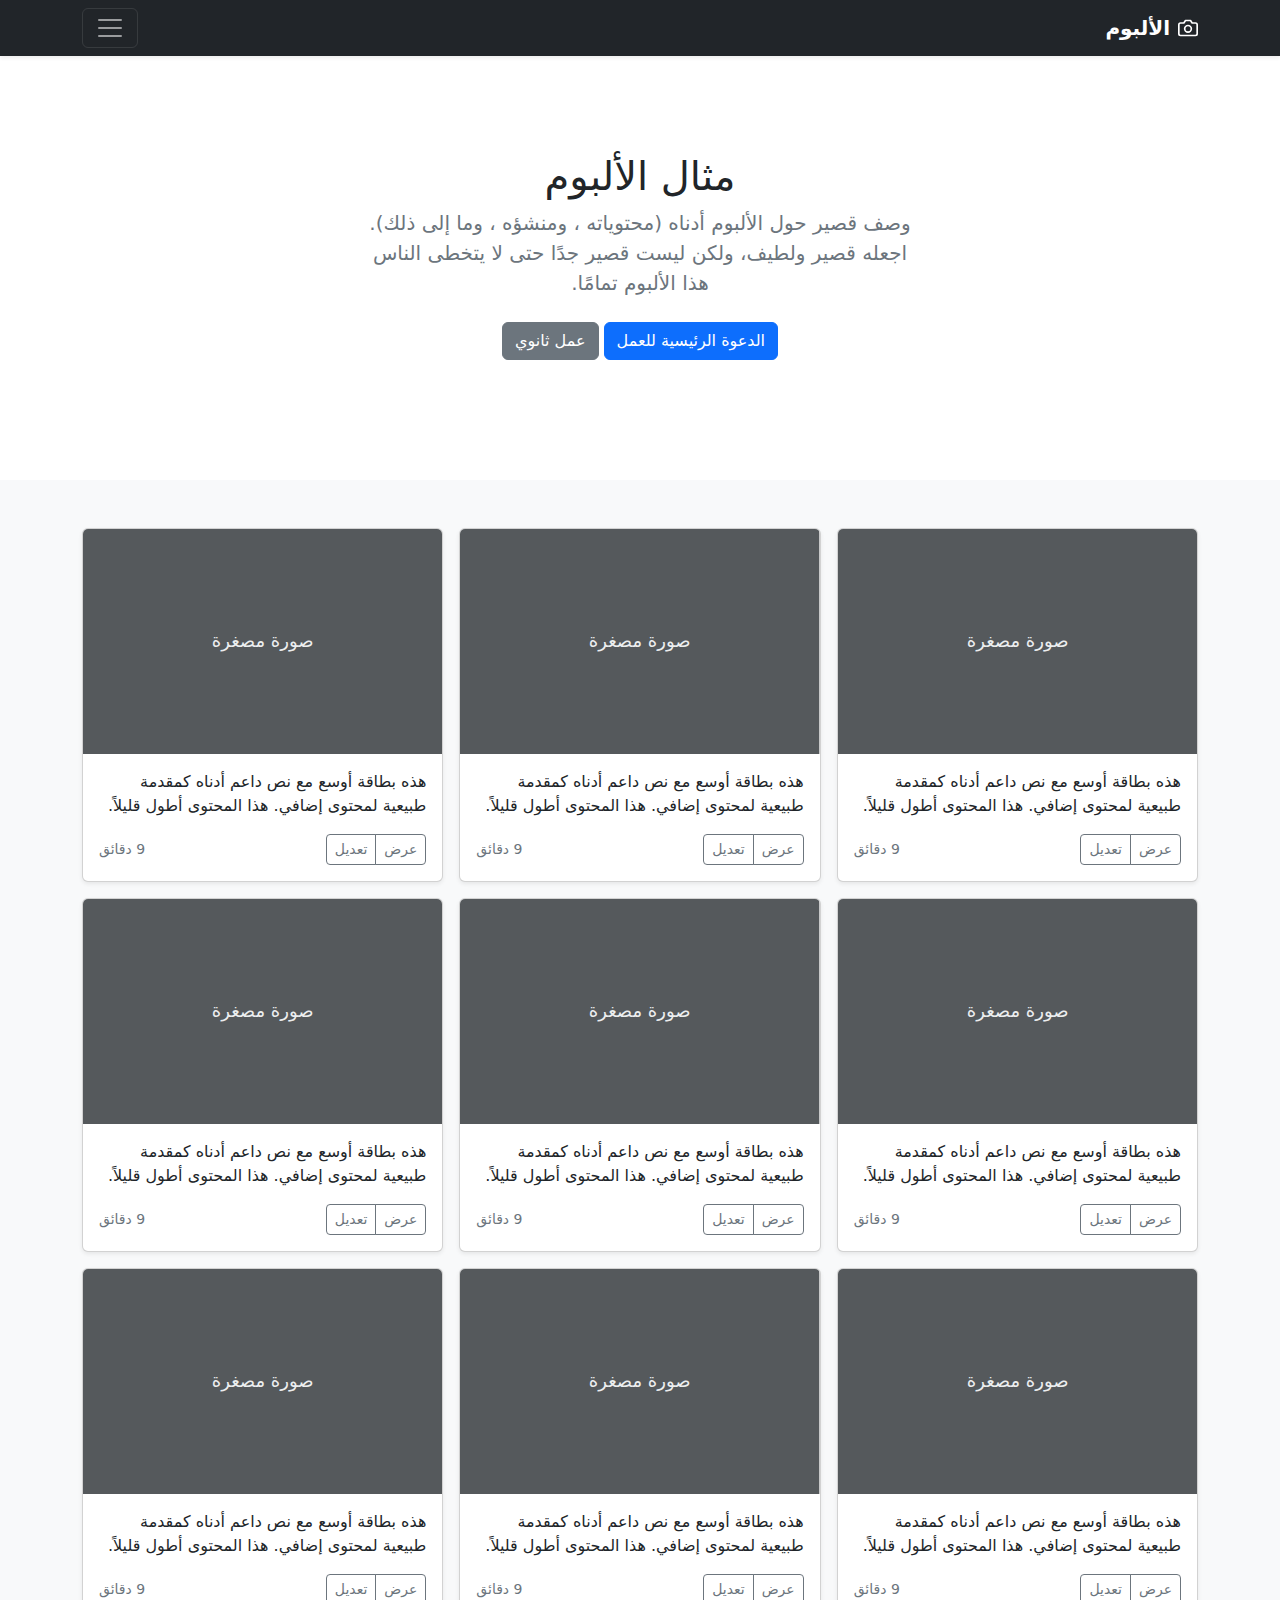
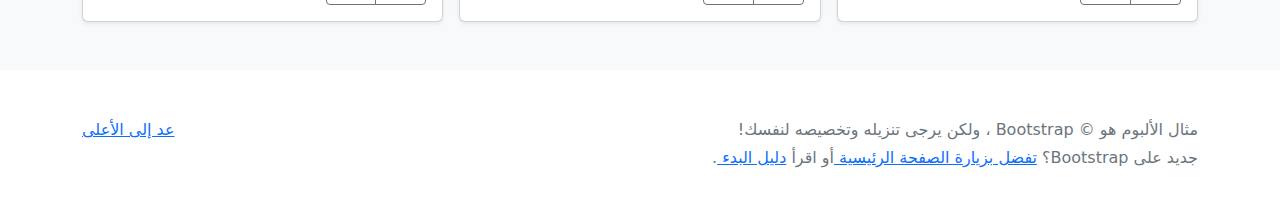
<file: V1.4 Bootstrap/bootstrap-5.2.1-examples/album-rtl/index.html>
<!doctype html>
<html lang="ar" dir="rtl">
  <head>
    <meta charset="utf-8">
    <meta name="viewport" content="width=device-width, initial-scale=1">
    <meta name="description" content="">
    <meta name="author" content="Mark Otto, Jacob Thornton, and Bootstrap contributors">
    <meta name="generator" content="Hugo 0.101.0">
    <title>مثال الألبوم · Bootstrap v5.2</title>

    <link rel="canonical" href="https://getbootstrap.com/docs/5.2/examples/album-rtl/">

    

    

<link href="../assets/dist/css/bootstrap.rtl.min.css" rel="stylesheet">

    <style>
      .bd-placeholder-img {
        font-size: 1.125rem;
        text-anchor: middle;
        -webkit-user-select: none;
        -moz-user-select: none;
        user-select: none;
      }

      @media (min-width: 768px) {
        .bd-placeholder-img-lg {
          font-size: 3.5rem;
        }
      }

      .b-example-divider {
        height: 3rem;
        background-color: rgba(0, 0, 0, .1);
        border: solid rgba(0, 0, 0, .15);
        border-width: 1px 0;
        box-shadow: inset 0 .5em 1.5em rgba(0, 0, 0, .1), inset 0 .125em .5em rgba(0, 0, 0, .15);
      }

      .b-example-vr {
        flex-shrink: 0;
        width: 1.5rem;
        height: 100vh;
      }

      .bi {
        vertical-align: -.125em;
        fill: currentColor;
      }

      .nav-scroller {
        position: relative;
        z-index: 2;
        height: 2.75rem;
        overflow-y: hidden;
      }

      .nav-scroller .nav {
        display: flex;
        flex-wrap: nowrap;
        padding-bottom: 1rem;
        margin-top: -1px;
        overflow-x: auto;
        text-align: center;
        white-space: nowrap;
        -webkit-overflow-scrolling: touch;
      }
    </style>

    
  </head>
  <body>
    
<header>
  <div class="collapse bg-dark" id="navbarHeader">
    <div class="container">
      <div class="row">
        <div class="col-sm-8 col-md-7 py-4">
          <h4 class="text-white">حول</h4>
          <p class="text-muted">أضف بعض المعلومات حول الألبوم، المؤلف، أو أي سياق خلفية آخر. اجعلها بضع جمل حتى يتمكن الزوار من التقاط بعض التلميحات المفيدة. ثم اربطها ببعض مواقع التواصل الاجتماعي أو معلومات الاتصال.</p>
        </div>
        <div class="col-sm-4 offset-md-1 py-4">
          <h4 class="text-white">تواصل معي</h4>
          <ul class="list-unstyled">
            <li><a href="#" class="text-white">تابعني على تويتر</a></li>
            <li><a href="#" class="text-white">شاركني الإعجاب في فيسبوك</a></li>
            <li><a href="#" class="text-white">راسلني على البريد الإلكتروني</a></li>
          </ul>
        </div>
      </div>
    </div>
  </div>
  <div class="navbar navbar-dark bg-dark shadow-sm">
    <div class="container">
      <a href="#" class="navbar-brand d-flex align-items-center">
        <svg xmlns="http://www.w3.org/2000/svg" width="20" height="20" fill="none" stroke="currentColor" stroke-linecap="round" stroke-linejoin="round" stroke-width="2" aria-hidden="true" class="me-2" viewBox="0 0 24 24"><path d="M23 19a2 2 0 0 1-2 2H3a2 2 0 0 1-2-2V8a2 2 0 0 1 2-2h4l2-3h6l2 3h4a2 2 0 0 1 2 2z"/><circle cx="12" cy="13" r="4"/></svg>
        <strong>الألبوم</strong>
      </a>
      <button class="navbar-toggler" type="button" data-bs-toggle="collapse" data-bs-target="#navbarHeader" aria-controls="navbarHeader" aria-expanded="false" aria-label="تبديل التنقل">
        <span class="navbar-toggler-icon"></span>
      </button>
    </div>
  </div>
</header>

<main>

  <section class="py-5 text-center container">
    <div class="row py-lg-5">
      <div class="col-lg-6 col-md-8 mx-auto">
        <h1 class="fw-light">مثال الألبوم</h1>
        <p class="lead text-muted">وصف قصير حول الألبوم أدناه (محتوياته ، ومنشؤه ، وما إلى ذلك). اجعله قصير ولطيف، ولكن ليست قصير جدًا حتى لا يتخطى الناس هذا الألبوم تمامًا.</p>
        <p>
          <a href="#" class="btn btn-primary my-2">الدعوة الرئيسية للعمل</a>
          <a href="#" class="btn btn-secondary my-2">عمل ثانوي</a>
        </p>
      </div>
    </div>
  </section>

  <div class="album py-5 bg-light">
    <div class="container">

      <div class="row row-cols-1 row-cols-sm-2 row-cols-md-3 g-3">
        <div class="col">
          <div class="card shadow-sm">
            <svg class="bd-placeholder-img card-img-top" width="100%" height="225" xmlns="http://www.w3.org/2000/svg" role="img" aria-label="Placeholder: صورة مصغرة" preserveAspectRatio="xMidYMid slice" focusable="false"><title>Placeholder</title><rect width="100%" height="100%" fill="#55595c"/><text x="50%" y="50%" fill="#eceeef" dy=".3em">صورة مصغرة</text></svg>

            <div class="card-body">
              <p class="card-text">هذه بطاقة أوسع مع نص داعم أدناه كمقدمة طبيعية لمحتوى إضافي. هذا المحتوى أطول قليلاً.</p>
              <div class="d-flex justify-content-between align-items-center">
                <div class="btn-group">
                  <button type="button" class="btn btn-sm btn-outline-secondary">عرض</button>
                  <button type="button" class="btn btn-sm btn-outline-secondary">تعديل</button>
                </div>
                <small class="text-muted">9 دقائق</small>
              </div>
            </div>
          </div>
        </div>
        <div class="col">
          <div class="card shadow-sm">
            <svg class="bd-placeholder-img card-img-top" width="100%" height="225" xmlns="http://www.w3.org/2000/svg" role="img" aria-label="Placeholder: صورة مصغرة" preserveAspectRatio="xMidYMid slice" focusable="false"><title>Placeholder</title><rect width="100%" height="100%" fill="#55595c"/><text x="50%" y="50%" fill="#eceeef" dy=".3em">صورة مصغرة</text></svg>

            <div class="card-body">
              <p class="card-text">هذه بطاقة أوسع مع نص داعم أدناه كمقدمة طبيعية لمحتوى إضافي. هذا المحتوى أطول قليلاً.</p>
              <div class="d-flex justify-content-between align-items-center">
                <div class="btn-group">
                  <button type="button" class="btn btn-sm btn-outline-secondary">عرض</button>
                  <button type="button" class="btn btn-sm btn-outline-secondary">تعديل</button>
                </div>
                <small class="text-muted">9 دقائق</small>
              </div>
            </div>
          </div>
        </div>
        <div class="col">
          <div class="card shadow-sm">
            <svg class="bd-placeholder-img card-img-top" width="100%" height="225" xmlns="http://www.w3.org/2000/svg" role="img" aria-label="Placeholder: صورة مصغرة" preserveAspectRatio="xMidYMid slice" focusable="false"><title>Placeholder</title><rect width="100%" height="100%" fill="#55595c"/><text x="50%" y="50%" fill="#eceeef" dy=".3em">صورة مصغرة</text></svg>

            <div class="card-body">
              <p class="card-text">هذه بطاقة أوسع مع نص داعم أدناه كمقدمة طبيعية لمحتوى إضافي. هذا المحتوى أطول قليلاً.</p>
              <div class="d-flex justify-content-between align-items-center">
                <div class="btn-group">
                  <button type="button" class="btn btn-sm btn-outline-secondary">عرض</button>
                  <button type="button" class="btn btn-sm btn-outline-secondary">تعديل</button>
                </div>
                <small class="text-muted">9 دقائق</small>
              </div>
            </div>
          </div>
        </div>

        <div class="col">
          <div class="card shadow-sm">
            <svg class="bd-placeholder-img card-img-top" width="100%" height="225" xmlns="http://www.w3.org/2000/svg" role="img" aria-label="Placeholder: صورة مصغرة" preserveAspectRatio="xMidYMid slice" focusable="false"><title>Placeholder</title><rect width="100%" height="100%" fill="#55595c"/><text x="50%" y="50%" fill="#eceeef" dy=".3em">صورة مصغرة</text></svg>

            <div class="card-body">
              <p class="card-text">هذه بطاقة أوسع مع نص داعم أدناه كمقدمة طبيعية لمحتوى إضافي. هذا المحتوى أطول قليلاً.</p>
              <div class="d-flex justify-content-between align-items-center">
                <div class="btn-group">
                  <button type="button" class="btn btn-sm btn-outline-secondary">عرض</button>
                  <button type="button" class="btn btn-sm btn-outline-secondary">تعديل</button>
                </div>
                <small class="text-muted">9 دقائق</small>
              </div>
            </div>
          </div>
        </div>
        <div class="col">
          <div class="card shadow-sm">
            <svg class="bd-placeholder-img card-img-top" width="100%" height="225" xmlns="http://www.w3.org/2000/svg" role="img" aria-label="Placeholder: صورة مصغرة" preserveAspectRatio="xMidYMid slice" focusable="false"><title>Placeholder</title><rect width="100%" height="100%" fill="#55595c"/><text x="50%" y="50%" fill="#eceeef" dy=".3em">صورة مصغرة</text></svg>

            <div class="card-body">
              <p class="card-text">هذه بطاقة أوسع مع نص داعم أدناه كمقدمة طبيعية لمحتوى إضافي. هذا المحتوى أطول قليلاً.</p>
              <div class="d-flex justify-content-between align-items-center">
                <div class="btn-group">
                  <button type="button" class="btn btn-sm btn-outline-secondary">عرض</button>
                  <button type="button" class="btn btn-sm btn-outline-secondary">تعديل</button>
                </div>
                <small class="text-muted">9 دقائق</small>
              </div>
            </div>
          </div>
        </div>
        <div class="col">
          <div class="card shadow-sm">
            <svg class="bd-placeholder-img card-img-top" width="100%" height="225" xmlns="http://www.w3.org/2000/svg" role="img" aria-label="Placeholder: صورة مصغرة" preserveAspectRatio="xMidYMid slice" focusable="false"><title>Placeholder</title><rect width="100%" height="100%" fill="#55595c"/><text x="50%" y="50%" fill="#eceeef" dy=".3em">صورة مصغرة</text></svg>

            <div class="card-body">
              <p class="card-text">هذه بطاقة أوسع مع نص داعم أدناه كمقدمة طبيعية لمحتوى إضافي. هذا المحتوى أطول قليلاً.</p>
              <div class="d-flex justify-content-between align-items-center">
                <div class="btn-group">
                  <button type="button" class="btn btn-sm btn-outline-secondary">عرض</button>
                  <button type="button" class="btn btn-sm btn-outline-secondary">تعديل</button>
                </div>
                <small class="text-muted">9 دقائق</small>
              </div>
            </div>
          </div>
        </div>

        <div class="col">
          <div class="card shadow-sm">
            <svg class="bd-placeholder-img card-img-top" width="100%" height="225" xmlns="http://www.w3.org/2000/svg" role="img" aria-label="Placeholder: صورة مصغرة" preserveAspectRatio="xMidYMid slice" focusable="false"><title>Placeholder</title><rect width="100%" height="100%" fill="#55595c"/><text x="50%" y="50%" fill="#eceeef" dy=".3em">صورة مصغرة</text></svg>

            <div class="card-body">
              <p class="card-text">هذه بطاقة أوسع مع نص داعم أدناه كمقدمة طبيعية لمحتوى إضافي. هذا المحتوى أطول قليلاً.</p>
              <div class="d-flex justify-content-between align-items-center">
                <div class="btn-group">
                  <button type="button" class="btn btn-sm btn-outline-secondary">عرض</button>
                  <button type="button" class="btn btn-sm btn-outline-secondary">تعديل</button>
                </div>
                <small class="text-muted">9 دقائق</small>
              </div>
            </div>
          </div>
        </div>
        <div class="col">
          <div class="card shadow-sm">
            <svg class="bd-placeholder-img card-img-top" width="100%" height="225" xmlns="http://www.w3.org/2000/svg" role="img" aria-label="Placeholder: صورة مصغرة" preserveAspectRatio="xMidYMid slice" focusable="false"><title>Placeholder</title><rect width="100%" height="100%" fill="#55595c"/><text x="50%" y="50%" fill="#eceeef" dy=".3em">صورة مصغرة</text></svg>

            <div class="card-body">
              <p class="card-text">هذه بطاقة أوسع مع نص داعم أدناه كمقدمة طبيعية لمحتوى إضافي. هذا المحتوى أطول قليلاً.</p>
              <div class="d-flex justify-content-between align-items-center">
                <div class="btn-group">
                  <button type="button" class="btn btn-sm btn-outline-secondary">عرض</button>
                  <button type="button" class="btn btn-sm btn-outline-secondary">تعديل</button>
                </div>
                <small class="text-muted">9 دقائق</small>
              </div>
            </div>
          </div>
        </div>
        <div class="col">
          <div class="card shadow-sm">
            <svg class="bd-placeholder-img card-img-top" width="100%" height="225" xmlns="http://www.w3.org/2000/svg" role="img" aria-label="Placeholder: صورة مصغرة" preserveAspectRatio="xMidYMid slice" focusable="false"><title>Placeholder</title><rect width="100%" height="100%" fill="#55595c"/><text x="50%" y="50%" fill="#eceeef" dy=".3em">صورة مصغرة</text></svg>

            <div class="card-body">
              <p class="card-text">هذه بطاقة أوسع مع نص داعم أدناه كمقدمة طبيعية لمحتوى إضافي. هذا المحتوى أطول قليلاً.</p>
              <div class="d-flex justify-content-between align-items-center">
                <div class="btn-group">
                  <button type="button" class="btn btn-sm btn-outline-secondary">عرض</button>
                  <button type="button" class="btn btn-sm btn-outline-secondary">تعديل</button>
                </div>
                <small class="text-muted">9 دقائق</small>
              </div>
            </div>
          </div>
        </div>
      </div>
    </div>
  </div>

</main>

<footer class="text-muted py-5">
  <div class="container">
    <p class="float-end mb-1">
      <a href="#">عد إلى الأعلى</a>
    </p>
    <p class="mb-1">مثال الألبوم هو © Bootstrap ، ولكن يرجى تنزيله وتخصيصه لنفسك!</p>
    <p class="mb-0">جديد على Bootstrap؟ <a href="/"> تفضل بزيارة الصفحة الرئيسية </a> أو اقرأ <a href="../getting-started/introduction/ "> دليل البدء </a>.</p>
  </div>
</footer>


    <script src="../assets/dist/js/bootstrap.bundle.min.js"></script>

      
  </body>
</html>
</file>
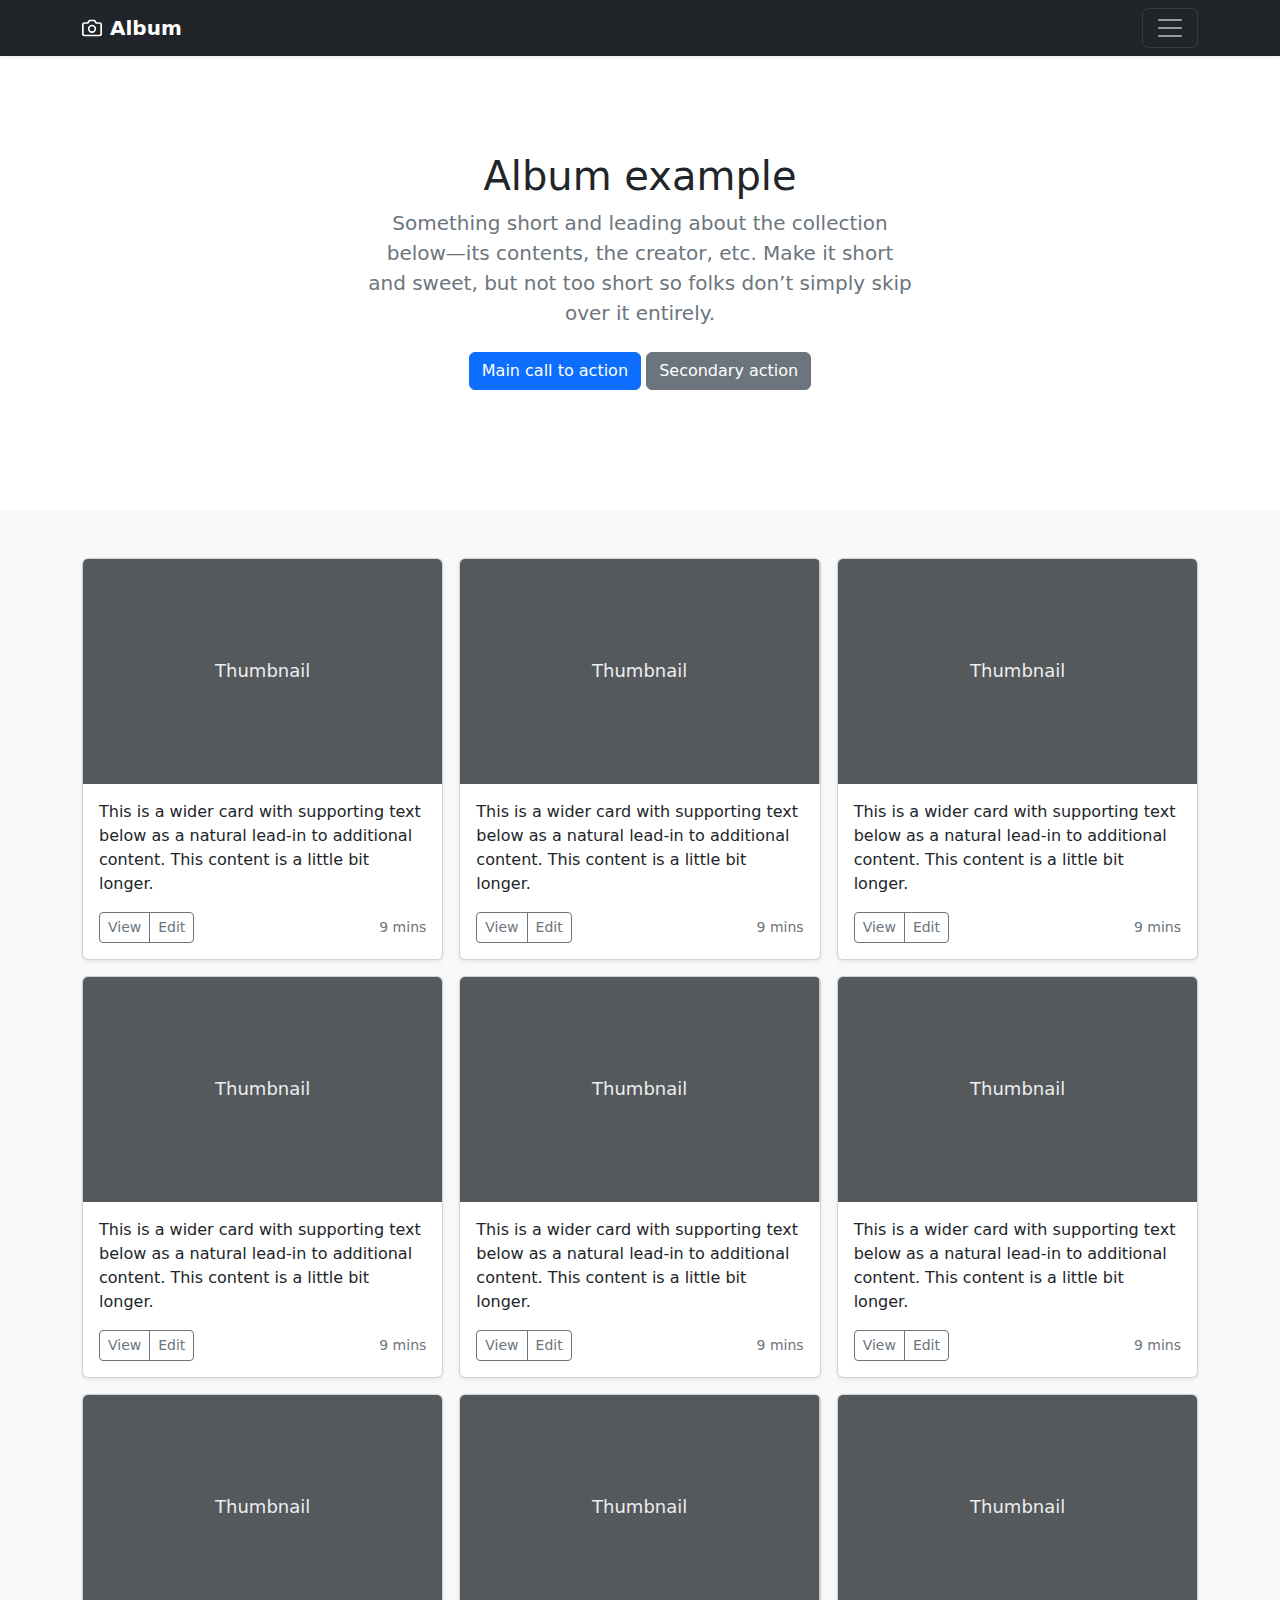
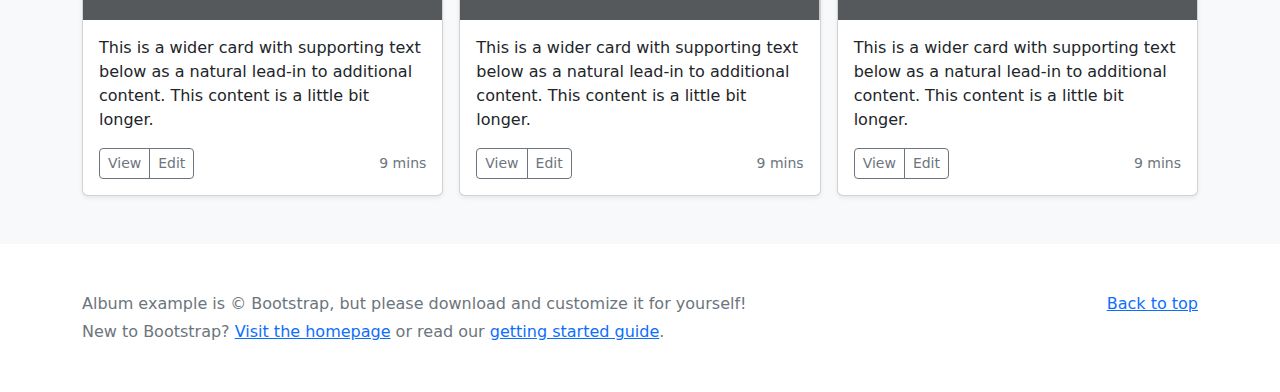
<file: V1.4 Bootstrap/bootstrap-5.2.1-examples/album/index.html>
<!doctype html>
<html lang="en">
  <head>
    <meta charset="utf-8">
    <meta name="viewport" content="width=device-width, initial-scale=1">
    <meta name="description" content="">
    <meta name="author" content="Mark Otto, Jacob Thornton, and Bootstrap contributors">
    <meta name="generator" content="Hugo 0.101.0">
    <title>Album example · Bootstrap v5.2</title>

    <link rel="canonical" href="https://getbootstrap.com/docs/5.2/examples/album/">

    

    

<link href="../assets/dist/css/bootstrap.min.css" rel="stylesheet">

    <style>
      .bd-placeholder-img {
        font-size: 1.125rem;
        text-anchor: middle;
        -webkit-user-select: none;
        -moz-user-select: none;
        user-select: none;
      }

      @media (min-width: 768px) {
        .bd-placeholder-img-lg {
          font-size: 3.5rem;
        }
      }

      .b-example-divider {
        height: 3rem;
        background-color: rgba(0, 0, 0, .1);
        border: solid rgba(0, 0, 0, .15);
        border-width: 1px 0;
        box-shadow: inset 0 .5em 1.5em rgba(0, 0, 0, .1), inset 0 .125em .5em rgba(0, 0, 0, .15);
      }

      .b-example-vr {
        flex-shrink: 0;
        width: 1.5rem;
        height: 100vh;
      }

      .bi {
        vertical-align: -.125em;
        fill: currentColor;
      }

      .nav-scroller {
        position: relative;
        z-index: 2;
        height: 2.75rem;
        overflow-y: hidden;
      }

      .nav-scroller .nav {
        display: flex;
        flex-wrap: nowrap;
        padding-bottom: 1rem;
        margin-top: -1px;
        overflow-x: auto;
        text-align: center;
        white-space: nowrap;
        -webkit-overflow-scrolling: touch;
      }
    </style>

    
  </head>
  <body>
    
<header>
  <div class="collapse bg-dark" id="navbarHeader">
    <div class="container">
      <div class="row">
        <div class="col-sm-8 col-md-7 py-4">
          <h4 class="text-white">About</h4>
          <p class="text-muted">Add some information about the album below, the author, or any other background context. Make it a few sentences long so folks can pick up some informative tidbits. Then, link them off to some social networking sites or contact information.</p>
        </div>
        <div class="col-sm-4 offset-md-1 py-4">
          <h4 class="text-white">Contact</h4>
          <ul class="list-unstyled">
            <li><a href="#" class="text-white">Follow on Twitter</a></li>
            <li><a href="#" class="text-white">Like on Facebook</a></li>
            <li><a href="#" class="text-white">Email me</a></li>
          </ul>
        </div>
      </div>
    </div>
  </div>
  <div class="navbar navbar-dark bg-dark shadow-sm">
    <div class="container">
      <a href="#" class="navbar-brand d-flex align-items-center">
        <svg xmlns="http://www.w3.org/2000/svg" width="20" height="20" fill="none" stroke="currentColor" stroke-linecap="round" stroke-linejoin="round" stroke-width="2" aria-hidden="true" class="me-2" viewBox="0 0 24 24"><path d="M23 19a2 2 0 0 1-2 2H3a2 2 0 0 1-2-2V8a2 2 0 0 1 2-2h4l2-3h6l2 3h4a2 2 0 0 1 2 2z"/><circle cx="12" cy="13" r="4"/></svg>
        <strong>Album</strong>
      </a>
      <button class="navbar-toggler" type="button" data-bs-toggle="collapse" data-bs-target="#navbarHeader" aria-controls="navbarHeader" aria-expanded="false" aria-label="Toggle navigation">
        <span class="navbar-toggler-icon"></span>
      </button>
    </div>
  </div>
</header>

<main>

  <section class="py-5 text-center container">
    <div class="row py-lg-5">
      <div class="col-lg-6 col-md-8 mx-auto">
        <h1 class="fw-light">Album example</h1>
        <p class="lead text-muted">Something short and leading about the collection below—its contents, the creator, etc. Make it short and sweet, but not too short so folks don’t simply skip over it entirely.</p>
        <p>
          <a href="#" class="btn btn-primary my-2">Main call to action</a>
          <a href="#" class="btn btn-secondary my-2">Secondary action</a>
        </p>
      </div>
    </div>
  </section>

  <div class="album py-5 bg-light">
    <div class="container">

      <div class="row row-cols-1 row-cols-sm-2 row-cols-md-3 g-3">
        <div class="col">
          <div class="card shadow-sm">
            <svg class="bd-placeholder-img card-img-top" width="100%" height="225" xmlns="http://www.w3.org/2000/svg" role="img" aria-label="Placeholder: Thumbnail" preserveAspectRatio="xMidYMid slice" focusable="false"><title>Placeholder</title><rect width="100%" height="100%" fill="#55595c"/><text x="50%" y="50%" fill="#eceeef" dy=".3em">Thumbnail</text></svg>

            <div class="card-body">
              <p class="card-text">This is a wider card with supporting text below as a natural lead-in to additional content. This content is a little bit longer.</p>
              <div class="d-flex justify-content-between align-items-center">
                <div class="btn-group">
                  <button type="button" class="btn btn-sm btn-outline-secondary">View</button>
                  <button type="button" class="btn btn-sm btn-outline-secondary">Edit</button>
                </div>
                <small class="text-muted">9 mins</small>
              </div>
            </div>
          </div>
        </div>
        <div class="col">
          <div class="card shadow-sm">
            <svg class="bd-placeholder-img card-img-top" width="100%" height="225" xmlns="http://www.w3.org/2000/svg" role="img" aria-label="Placeholder: Thumbnail" preserveAspectRatio="xMidYMid slice" focusable="false"><title>Placeholder</title><rect width="100%" height="100%" fill="#55595c"/><text x="50%" y="50%" fill="#eceeef" dy=".3em">Thumbnail</text></svg>

            <div class="card-body">
              <p class="card-text">This is a wider card with supporting text below as a natural lead-in to additional content. This content is a little bit longer.</p>
              <div class="d-flex justify-content-between align-items-center">
                <div class="btn-group">
                  <button type="button" class="btn btn-sm btn-outline-secondary">View</button>
                  <button type="button" class="btn btn-sm btn-outline-secondary">Edit</button>
                </div>
                <small class="text-muted">9 mins</small>
              </div>
            </div>
          </div>
        </div>
        <div class="col">
          <div class="card shadow-sm">
            <svg class="bd-placeholder-img card-img-top" width="100%" height="225" xmlns="http://www.w3.org/2000/svg" role="img" aria-label="Placeholder: Thumbnail" preserveAspectRatio="xMidYMid slice" focusable="false"><title>Placeholder</title><rect width="100%" height="100%" fill="#55595c"/><text x="50%" y="50%" fill="#eceeef" dy=".3em">Thumbnail</text></svg>

            <div class="card-body">
              <p class="card-text">This is a wider card with supporting text below as a natural lead-in to additional content. This content is a little bit longer.</p>
              <div class="d-flex justify-content-between align-items-center">
                <div class="btn-group">
                  <button type="button" class="btn btn-sm btn-outline-secondary">View</button>
                  <button type="button" class="btn btn-sm btn-outline-secondary">Edit</button>
                </div>
                <small class="text-muted">9 mins</small>
              </div>
            </div>
          </div>
        </div>

        <div class="col">
          <div class="card shadow-sm">
            <svg class="bd-placeholder-img card-img-top" width="100%" height="225" xmlns="http://www.w3.org/2000/svg" role="img" aria-label="Placeholder: Thumbnail" preserveAspectRatio="xMidYMid slice" focusable="false"><title>Placeholder</title><rect width="100%" height="100%" fill="#55595c"/><text x="50%" y="50%" fill="#eceeef" dy=".3em">Thumbnail</text></svg>

            <div class="card-body">
              <p class="card-text">This is a wider card with supporting text below as a natural lead-in to additional content. This content is a little bit longer.</p>
              <div class="d-flex justify-content-between align-items-center">
                <div class="btn-group">
                  <button type="button" class="btn btn-sm btn-outline-secondary">View</button>
                  <button type="button" class="btn btn-sm btn-outline-secondary">Edit</button>
                </div>
                <small class="text-muted">9 mins</small>
              </div>
            </div>
          </div>
        </div>
        <div class="col">
          <div class="card shadow-sm">
            <svg class="bd-placeholder-img card-img-top" width="100%" height="225" xmlns="http://www.w3.org/2000/svg" role="img" aria-label="Placeholder: Thumbnail" preserveAspectRatio="xMidYMid slice" focusable="false"><title>Placeholder</title><rect width="100%" height="100%" fill="#55595c"/><text x="50%" y="50%" fill="#eceeef" dy=".3em">Thumbnail</text></svg>

            <div class="card-body">
              <p class="card-text">This is a wider card with supporting text below as a natural lead-in to additional content. This content is a little bit longer.</p>
              <div class="d-flex justify-content-between align-items-center">
                <div class="btn-group">
                  <button type="button" class="btn btn-sm btn-outline-secondary">View</button>
                  <button type="button" class="btn btn-sm btn-outline-secondary">Edit</button>
                </div>
                <small class="text-muted">9 mins</small>
              </div>
            </div>
          </div>
        </div>
        <div class="col">
          <div class="card shadow-sm">
            <svg class="bd-placeholder-img card-img-top" width="100%" height="225" xmlns="http://www.w3.org/2000/svg" role="img" aria-label="Placeholder: Thumbnail" preserveAspectRatio="xMidYMid slice" focusable="false"><title>Placeholder</title><rect width="100%" height="100%" fill="#55595c"/><text x="50%" y="50%" fill="#eceeef" dy=".3em">Thumbnail</text></svg>

            <div class="card-body">
              <p class="card-text">This is a wider card with supporting text below as a natural lead-in to additional content. This content is a little bit longer.</p>
              <div class="d-flex justify-content-between align-items-center">
                <div class="btn-group">
                  <button type="button" class="btn btn-sm btn-outline-secondary">View</button>
                  <button type="button" class="btn btn-sm btn-outline-secondary">Edit</button>
                </div>
                <small class="text-muted">9 mins</small>
              </div>
            </div>
          </div>
        </div>

        <div class="col">
          <div class="card shadow-sm">
            <svg class="bd-placeholder-img card-img-top" width="100%" height="225" xmlns="http://www.w3.org/2000/svg" role="img" aria-label="Placeholder: Thumbnail" preserveAspectRatio="xMidYMid slice" focusable="false"><title>Placeholder</title><rect width="100%" height="100%" fill="#55595c"/><text x="50%" y="50%" fill="#eceeef" dy=".3em">Thumbnail</text></svg>

            <div class="card-body">
              <p class="card-text">This is a wider card with supporting text below as a natural lead-in to additional content. This content is a little bit longer.</p>
              <div class="d-flex justify-content-between align-items-center">
                <div class="btn-group">
                  <button type="button" class="btn btn-sm btn-outline-secondary">View</button>
                  <button type="button" class="btn btn-sm btn-outline-secondary">Edit</button>
                </div>
                <small class="text-muted">9 mins</small>
              </div>
            </div>
          </div>
        </div>
        <div class="col">
          <div class="card shadow-sm">
            <svg class="bd-placeholder-img card-img-top" width="100%" height="225" xmlns="http://www.w3.org/2000/svg" role="img" aria-label="Placeholder: Thumbnail" preserveAspectRatio="xMidYMid slice" focusable="false"><title>Placeholder</title><rect width="100%" height="100%" fill="#55595c"/><text x="50%" y="50%" fill="#eceeef" dy=".3em">Thumbnail</text></svg>

            <div class="card-body">
              <p class="card-text">This is a wider card with supporting text below as a natural lead-in to additional content. This content is a little bit longer.</p>
              <div class="d-flex justify-content-between align-items-center">
                <div class="btn-group">
                  <button type="button" class="btn btn-sm btn-outline-secondary">View</button>
                  <button type="button" class="btn btn-sm btn-outline-secondary">Edit</button>
                </div>
                <small class="text-muted">9 mins</small>
              </div>
            </div>
          </div>
        </div>
        <div class="col">
          <div class="card shadow-sm">
            <svg class="bd-placeholder-img card-img-top" width="100%" height="225" xmlns="http://www.w3.org/2000/svg" role="img" aria-label="Placeholder: Thumbnail" preserveAspectRatio="xMidYMid slice" focusable="false"><title>Placeholder</title><rect width="100%" height="100%" fill="#55595c"/><text x="50%" y="50%" fill="#eceeef" dy=".3em">Thumbnail</text></svg>

            <div class="card-body">
              <p class="card-text">This is a wider card with supporting text below as a natural lead-in to additional content. This content is a little bit longer.</p>
              <div class="d-flex justify-content-between align-items-center">
                <div class="btn-group">
                  <button type="button" class="btn btn-sm btn-outline-secondary">View</button>
                  <button type="button" class="btn btn-sm btn-outline-secondary">Edit</button>
                </div>
                <small class="text-muted">9 mins</small>
              </div>
            </div>
          </div>
        </div>
      </div>
    </div>
  </div>

</main>

<footer class="text-muted py-5">
  <div class="container">
    <p class="float-end mb-1">
      <a href="#">Back to top</a>
    </p>
    <p class="mb-1">Album example is &copy; Bootstrap, but please download and customize it for yourself!</p>
    <p class="mb-0">New to Bootstrap? <a href="/">Visit the homepage</a> or read our <a href="../getting-started/introduction/">getting started guide</a>.</p>
  </div>
</footer>


    <script src="../assets/dist/js/bootstrap.bundle.min.js"></script>

      
  </body>
</html>
</file>
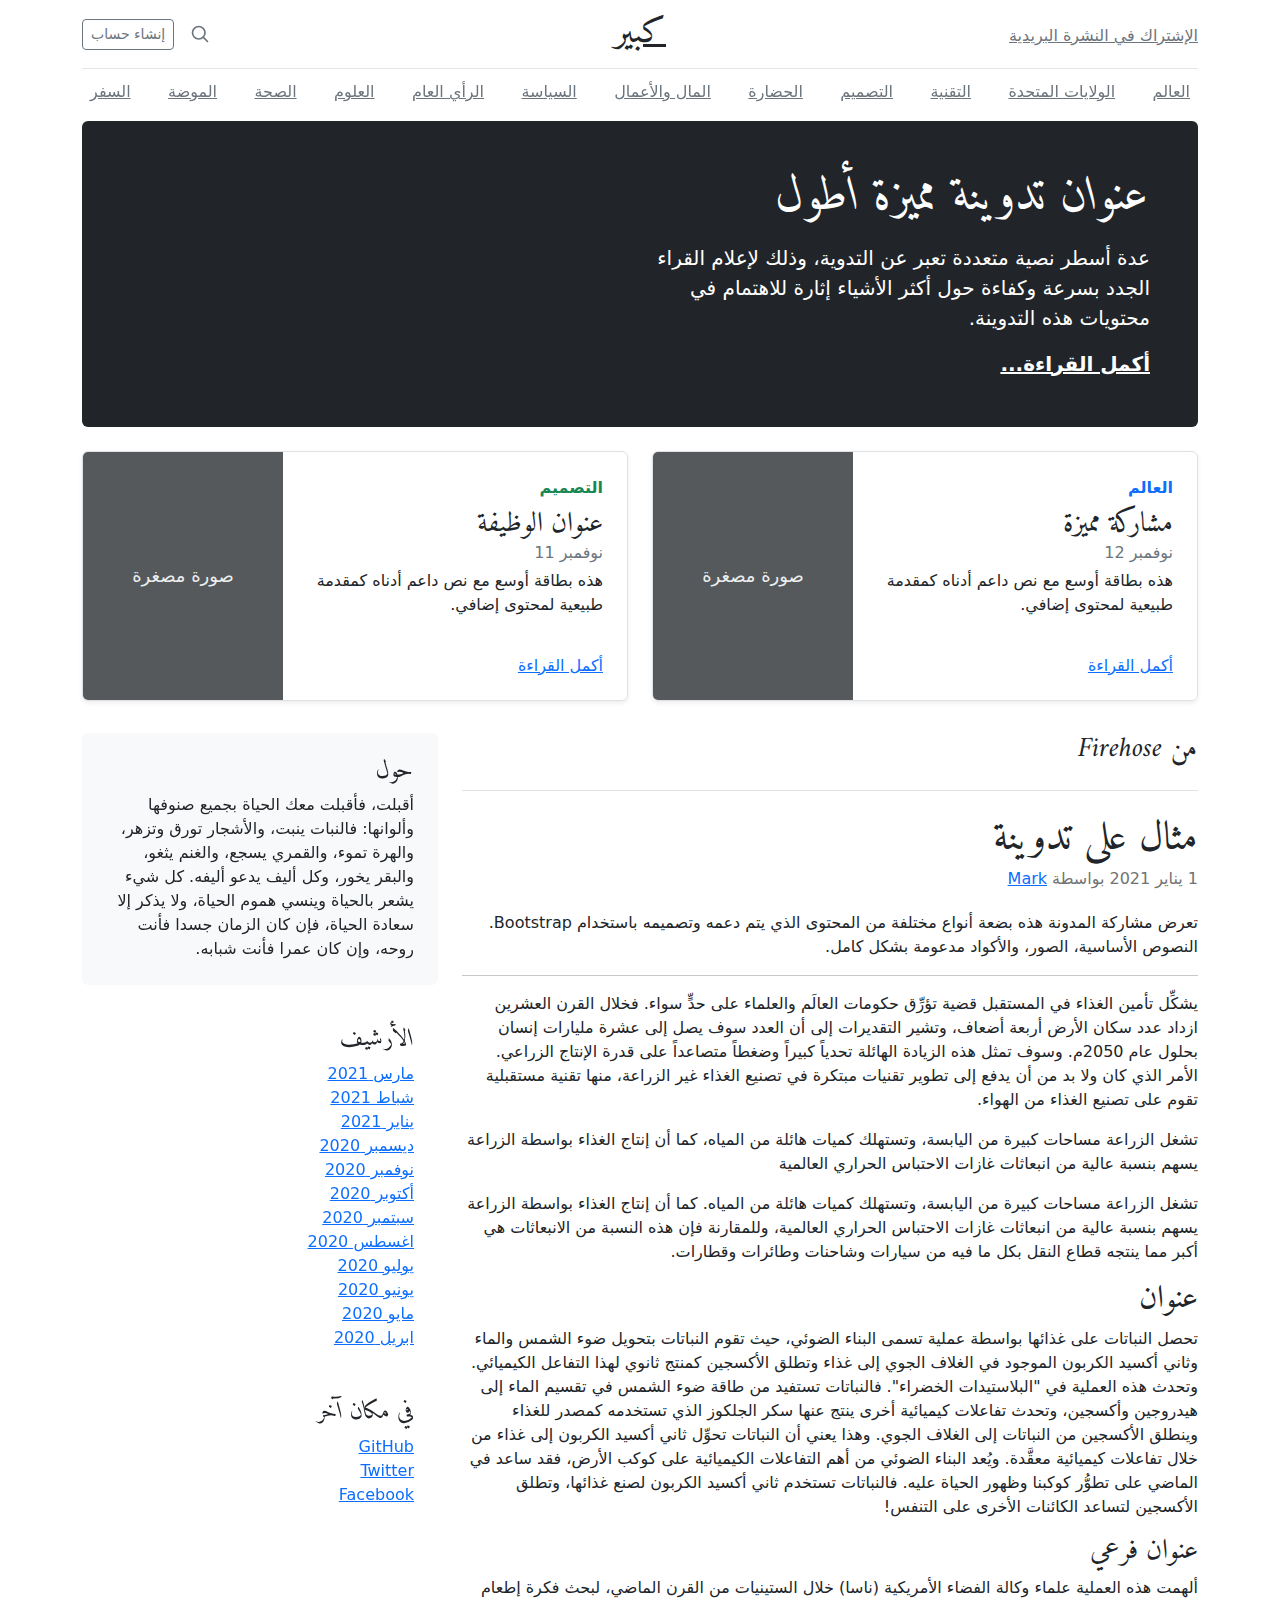
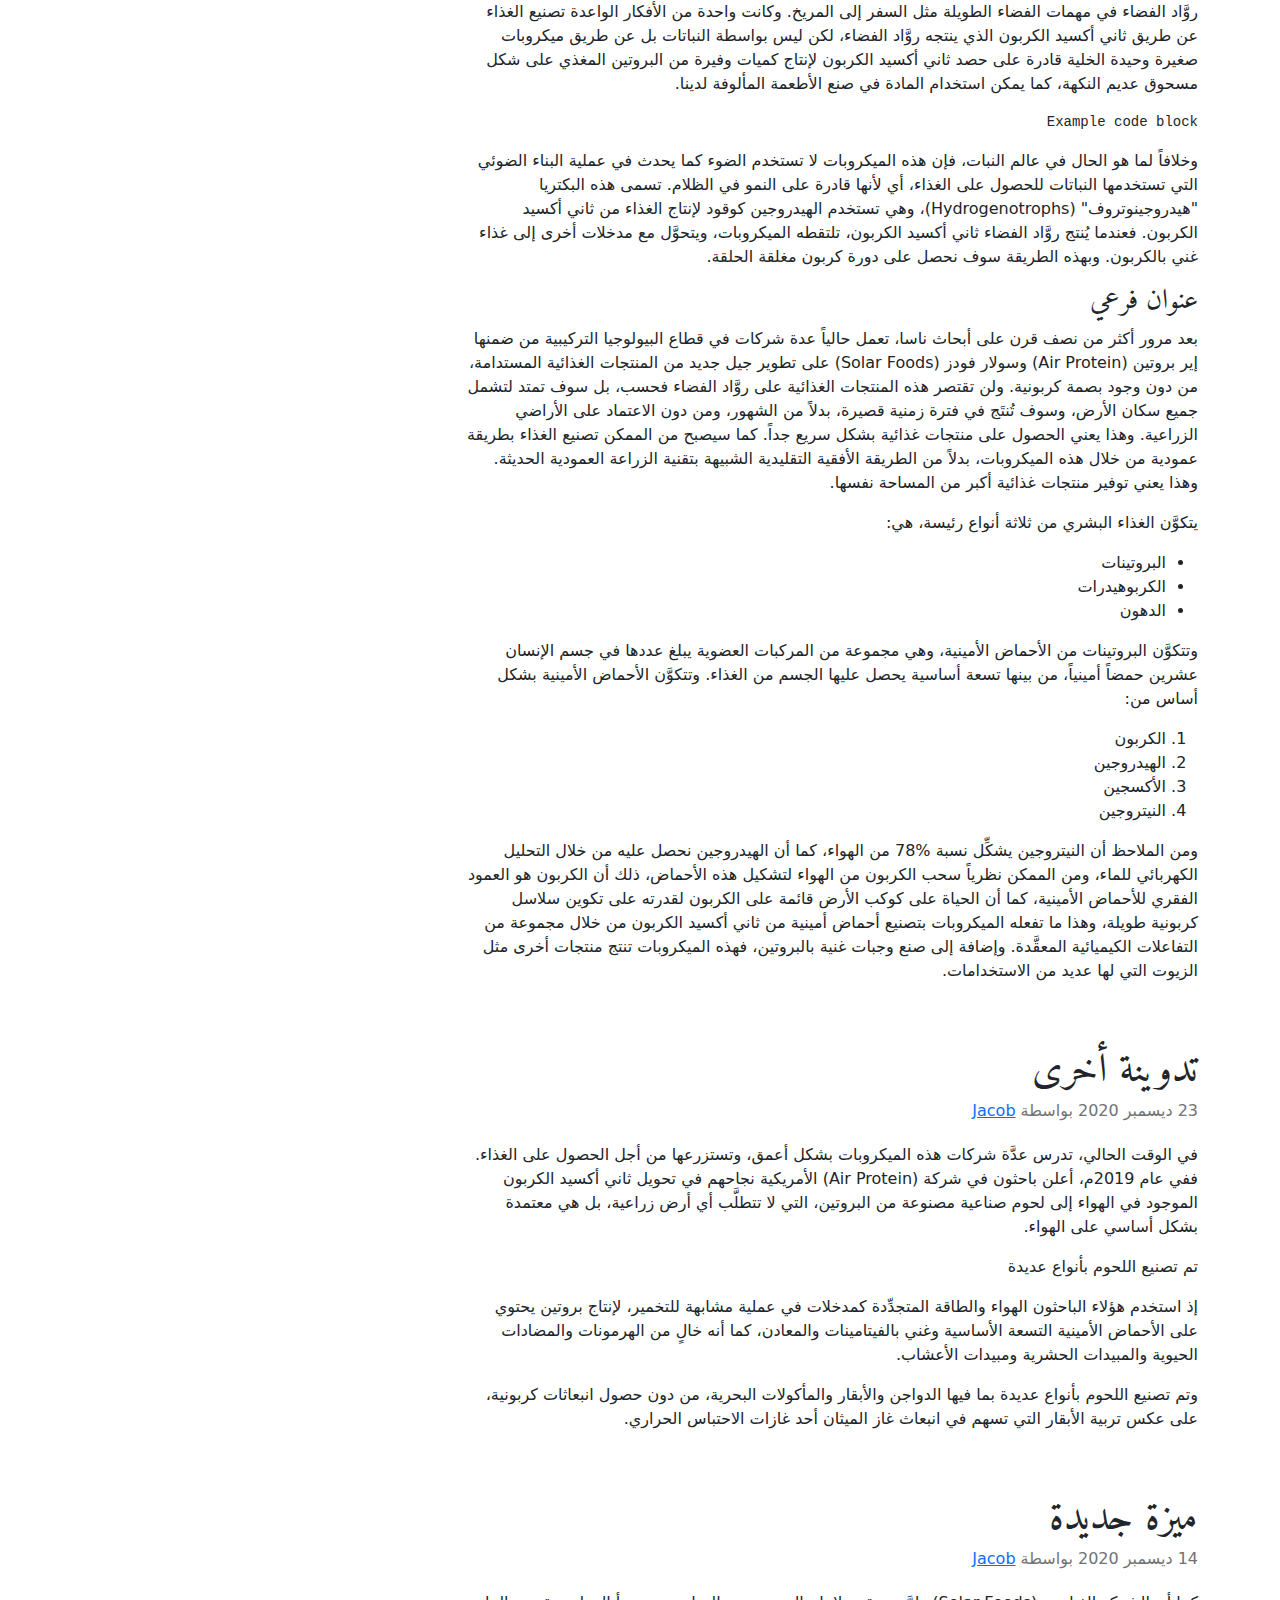
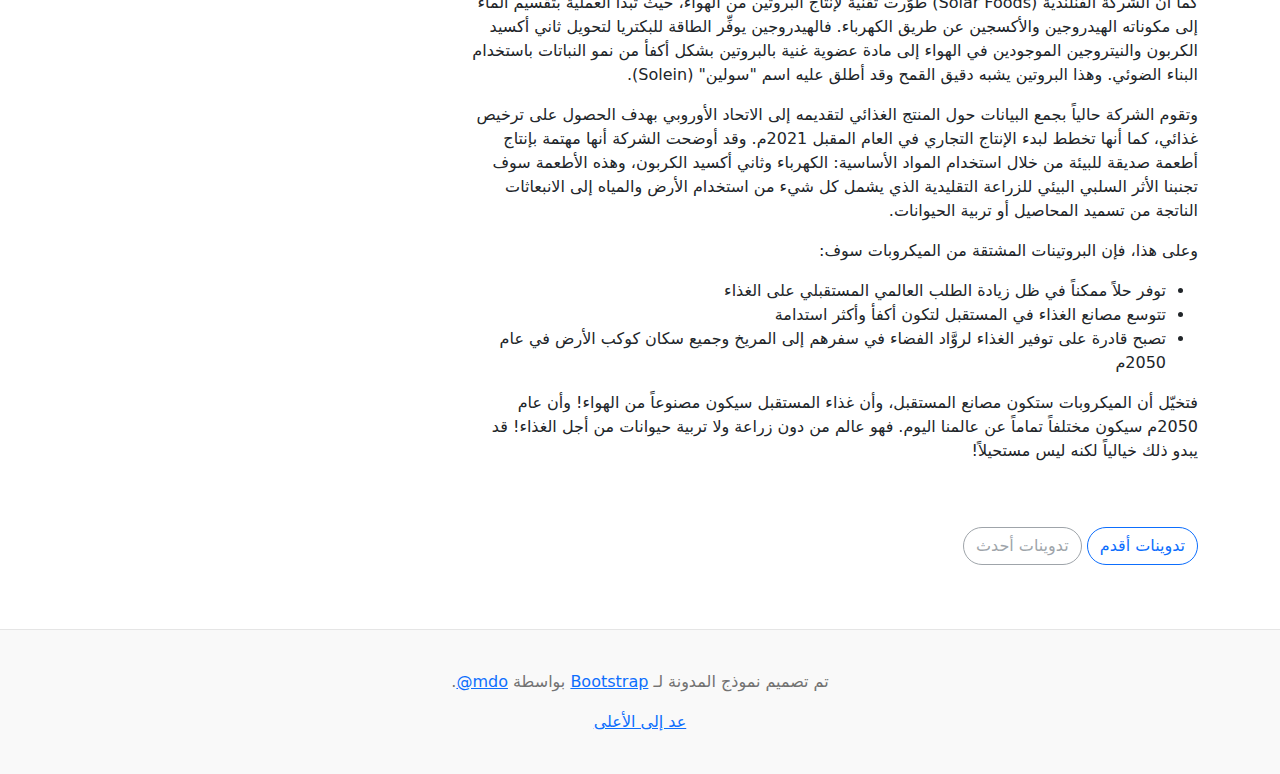
<file: V1.4 Bootstrap/bootstrap-5.2.1-examples/blog-rtl/index.html>
<!doctype html>
<html lang="ar" dir="rtl">
  <head>
    <meta charset="utf-8">
    <meta name="viewport" content="width=device-width, initial-scale=1">
    <meta name="description" content="">
    <meta name="author" content="Mark Otto, Jacob Thornton, and Bootstrap contributors">
    <meta name="generator" content="Hugo 0.101.0">
    <title>قالب المدونة · Bootstrap v5.2</title>

    <link rel="canonical" href="https://getbootstrap.com/docs/5.2/examples/blog-rtl/">

    

    

<link href="../assets/dist/css/bootstrap.rtl.min.css" rel="stylesheet">

    <style>
      .bd-placeholder-img {
        font-size: 1.125rem;
        text-anchor: middle;
        -webkit-user-select: none;
        -moz-user-select: none;
        user-select: none;
      }

      @media (min-width: 768px) {
        .bd-placeholder-img-lg {
          font-size: 3.5rem;
        }
      }

      .b-example-divider {
        height: 3rem;
        background-color: rgba(0, 0, 0, .1);
        border: solid rgba(0, 0, 0, .15);
        border-width: 1px 0;
        box-shadow: inset 0 .5em 1.5em rgba(0, 0, 0, .1), inset 0 .125em .5em rgba(0, 0, 0, .15);
      }

      .b-example-vr {
        flex-shrink: 0;
        width: 1.5rem;
        height: 100vh;
      }

      .bi {
        vertical-align: -.125em;
        fill: currentColor;
      }

      .nav-scroller {
        position: relative;
        z-index: 2;
        height: 2.75rem;
        overflow-y: hidden;
      }

      .nav-scroller .nav {
        display: flex;
        flex-wrap: nowrap;
        padding-bottom: 1rem;
        margin-top: -1px;
        overflow-x: auto;
        text-align: center;
        white-space: nowrap;
        -webkit-overflow-scrolling: touch;
      }
    </style>

    
    <!-- Custom styles for this template -->
    <link href="https://fonts.googleapis.com/css?family=Amiri:wght@400;700&amp;display=swap" rel="stylesheet">
    <!-- Custom styles for this template -->
    <link href="../blog/blog.rtl.css" rel="stylesheet">
  </head>
  <body>
    
<div class="container">
  <header class="blog-header lh-1 py-3">
    <div class="row flex-nowrap justify-content-between align-items-center">
      <div class="col-4 pt-1">
        <a class="link-secondary" href="#">الإشتراك في النشرة البريدية</a>
      </div>
      <div class="col-4 text-center">
        <a class="blog-header-logo text-dark" href="#">كبير</a>
      </div>
      <div class="col-4 d-flex justify-content-end align-items-center">
        <a class="link-secondary" href="#" aria-label="بحث">
          <svg xmlns="http://www.w3.org/2000/svg" width="20" height="20" fill="none" stroke="currentColor" stroke-linecap="round" stroke-linejoin="round" stroke-width="2" class="mx-3" role="img" viewBox="0 0 24 24"><title>بحث</title><circle cx="10.5" cy="10.5" r="7.5"/><path d="M21 21l-5.2-5.2"/></svg>
        </a>
        <a class="btn btn-sm btn-outline-secondary" href="#">إنشاء حساب</a>
      </div>
    </div>
  </header>

  <div class="nav-scroller py-1 mb-2">
    <nav class="nav d-flex justify-content-between">
      <a class="p-2 link-secondary" href="#">العالم</a>
      <a class="p-2 link-secondary" href="#">الولايات المتحدة</a>
      <a class="p-2 link-secondary" href="#">التقنية</a>
      <a class="p-2 link-secondary" href="#">التصميم</a>
      <a class="p-2 link-secondary" href="#">الحضارة</a>
      <a class="p-2 link-secondary" href="#">المال والأعمال</a>
      <a class="p-2 link-secondary" href="#">السياسة</a>
      <a class="p-2 link-secondary" href="#">الرأي العام</a>
      <a class="p-2 link-secondary" href="#">العلوم</a>
      <a class="p-2 link-secondary" href="#">الصحة</a>
      <a class="p-2 link-secondary" href="#">الموضة</a>
      <a class="p-2 link-secondary" href="#">السفر</a>
    </nav>
  </div>
</div>

<main class="container">
  <div class="p-4 p-md-5 mb-4 rounded text-bg-dark">
    <div class="col-md-6 px-0">
      <h1 class="display-4 fst-italic">عنوان تدوينة مميزة أطول</h1>
      <p class="lead my-3">عدة أسطر نصية متعددة تعبر عن التدوية، وذلك لإعلام القراء الجدد بسرعة وكفاءة حول أكثر الأشياء إثارة للاهتمام في محتويات هذه التدوينة.</p>
      <p class="lead mb-0"><a href="#" class="text-white fw-bold">أكمل القراءة...</a></p>
    </div>
  </div>

  <div class="row mb-2">
    <div class="col-md-6">
      <div class="row g-0 border rounded overflow-hidden flex-md-row mb-4 shadow-sm h-md-250 position-relative">
        <div class="col p-4 d-flex flex-column position-static">
          <strong class="d-inline-block mb-2 text-primary">العالم</strong>
          <h3 class="mb-0">مشاركة مميزة</h3>
          <div class="mb-1 text-muted">نوفمبر 12</div>
          <p class="card-text mb-auto">هذه بطاقة أوسع مع نص داعم أدناه كمقدمة طبيعية لمحتوى إضافي.</p>
          <a href="#" class="stretched-link">أكمل القراءة</a>
        </div>
        <div class="col-auto d-none d-lg-block">
          <svg class="bd-placeholder-img" width="200" height="250" xmlns="http://www.w3.org/2000/svg" role="img" aria-label="Placeholder: صورة مصغرة" preserveAspectRatio="xMidYMid slice" focusable="false"><title>Placeholder</title><rect width="100%" height="100%" fill="#55595c"/><text x="50%" y="50%" fill="#eceeef" dy=".3em">صورة مصغرة</text></svg>

        </div>
      </div>
    </div>
    <div class="col-md-6">
      <div class="row g-0 border rounded overflow-hidden flex-md-row mb-4 shadow-sm h-md-250 position-relative">
        <div class="col p-4 d-flex flex-column position-static">
          <strong class="d-inline-block mb-2 text-success">التصميم</strong>
          <h3 class="mb-0">عنوان الوظيفة</h3>
          <div class="mb-1 text-muted">نوفمبر 11</div>
          <p class="mb-auto">هذه بطاقة أوسع مع نص داعم أدناه كمقدمة طبيعية لمحتوى إضافي.</p>
          <a href="#" class="stretched-link">أكمل القراءة</a>
        </div>
        <div class="col-auto d-none d-lg-block">
          <svg class="bd-placeholder-img" width="200" height="250" xmlns="http://www.w3.org/2000/svg" role="img" aria-label="Placeholder: صورة مصغرة" preserveAspectRatio="xMidYMid slice" focusable="false"><title>Placeholder</title><rect width="100%" height="100%" fill="#55595c"/><text x="50%" y="50%" fill="#eceeef" dy=".3em">صورة مصغرة</text></svg>

        </div>
      </div>
    </div>
  </div>

  <div class="row">
    <div class="col-md-8">
      <h3 class="pb-4 mb-4 fst-italic border-bottom">
        من Firehose
      </h3>

      <article class="blog-post">
        <h2 class="blog-post-title mb-1">مثال على تدوينة</h2>
        <p class="blog-post-meta">1 يناير 2021 بواسطة <a href="#"> Mark </a></p>

        <p>تعرض مشاركة المدونة هذه بضعة أنواع مختلفة من المحتوى الذي يتم دعمه وتصميمه باستخدام Bootstrap. النصوص الأساسية، الصور، والأكواد مدعومة بشكل كامل.</p>
        <hr>
        <p>يشكِّل تأمين الغذاء في المستقبل قضية تؤرِّق حكومات العالَم والعلماء على حدٍّ سواء. فخلال القرن العشرين ازداد عدد سكان الأرض أربعة أضعاف، وتشير التقديرات إلى أن العدد سوف يصل إلى عشرة مليارات إنسان بحلول عام 2050م. وسوف تمثل هذه الزيادة الهائلة تحدياً كبيراً وضغطاً متصاعداً على قدرة الإنتاج الزراعي. الأمر الذي كان ولا بد من أن يدفع إلى تطوير تقنيات مبتكرة في تصنيع الغذاء غير الزراعة، منها تقنية مستقبلية تقوم على تصنيع الغذاء من الهواء.</p>
        <blockquote>
          <p>تشغل الزراعة مساحات كبيرة من اليابسة، وتستهلك كميات هائلة من المياه، كما أن إنتاج الغذاء بواسطة الزراعة يسهم بنسبة عالية من انبعاثات غازات الاحتباس الحراري العالمية</p>
        </blockquote>
        <p>تشغل الزراعة مساحات كبيرة من اليابسة، وتستهلك كميات هائلة من المياه. كما أن إنتاج الغذاء بواسطة الزراعة يسهم بنسبة عالية من انبعاثات غازات الاحتباس الحراري العالمية، وللمقارنة فإن هذه النسبة من الانبعاثات هي أكبر مما ينتجه قطاع النقل بكل ما فيه من سيارات وشاحنات وطائرات وقطارات.</p>
        <h2>عنوان</h2>
        <p>تحصل النباتات على غذائها بواسطة عملية تسمى البناء الضوئي، حيث تقوم النباتات بتحويل ضوء الشمس والماء وثاني أكسيد الكربون الموجود في الغلاف الجوي إلى غذاء وتطلق الأكسجين كمنتج ثانوي لهذا التفاعل الكيميائي. وتحدث هذه العملية في "البلاستيدات الخضراء". فالنباتات تستفيد من طاقة ضوء الشمس في تقسيم الماء إلى هيدروجين وأكسجين، وتحدث تفاعلات كيميائية أخرى ينتج عنها سكر الجلكوز الذي تستخدمه كمصدر للغذاء وينطلق الأكسجين من النباتات إلى الغلاف الجوي. وهذا يعني أن النباتات تحوِّل ثاني أكسيد الكربون إلى غذاء من خلال تفاعلات كيميائية معقَّدة. ويُعد البناء الضوئي من أهم التفاعلات الكيميائية على كوكب الأرض، فقد ساعد في الماضي على تطوُّر كوكبنا وظهور الحياة عليه. فالنباتات تستخدم ثاني أكسيد الكربون لصنع غذائها، وتطلق الأكسجين لتساعد الكائنات الأخرى على التنفس!</p>
        <h3>عنوان فرعي</h3>
        <p>ألهمت هذه العملية علماء وكالة الفضاء الأمريكية (ناسا) خلال الستينيات من القرن الماضي، لبحث فكرة إطعام روَّاد الفضاء في مهمات الفضاء الطويلة مثل السفر إلى المريخ. وكانت واحدة من الأفكار الواعدة تصنيع الغذاء عن طريق ثاني أكسيد الكربون الذي ينتجه روَّاد الفضاء، لكن ليس بواسطة النباتات بل عن طريق ميكروبات صغيرة وحيدة الخلية قادرة على حصد ثاني أكسيد الكربون لإنتاج كميات وفيرة من البروتين المغذي على شكل مسحوق عديم النكهة، كما يمكن استخدام المادة في صنع الأطعمة المألوفة لدينا.</p>
        <pre><code>Example code block</code></pre>
        <p>وخلافاً لما هو الحال في عالم النبات، فإن هذه الميكروبات لا تستخدم الضوء كما يحدث في عملية البناء الضوئي التي تستخدمها النباتات للحصول على الغذاء، أي لأنها قادرة على النمو في الظلام. تسمى هذه البكتريا "هيدروجينوتروف" (Hydrogenotrophs)، وهي تستخدم الهيدروجين كوقود لإنتاج الغذاء من ثاني أكسيد الكربون. فعندما يُنتج روَّاد الفضاء ثاني أكسيد الكربون، تلتقطه الميكروبات، ويتحوَّل مع مدخلات أخرى إلى غذاء غني بالكربون. وبهذه الطريقة سوف نحصل على دورة كربون مغلقة الحلقة.</p>
        <h3>عنوان فرعي</h3>
        <p>بعد مرور أكثر من نصف قرن على أبحاث ناسا، تعمل حالياً عدة شركات في قطاع البيولوجيا التركيبية من ضمنها إير بروتين (Air Protein) وسولار فودز (Solar Foods) على تطوير جيل جديد من المنتجات الغذائية المستدامة، من دون وجود بصمة كربونية. ولن تقتصر هذه المنتجات الغذائية على روَّاد الفضاء فحسب، بل سوف تمتد لتشمل جميع سكان الأرض، وسوف تُنتَج في فترة زمنية قصيرة، بدلاً من الشهور، ومن دون الاعتماد على الأراضي الزراعية. وهذا يعني الحصول على منتجات غذائية بشكل سريع جداً. كما سيصبح من الممكن تصنيع الغذاء بطريقة عمودية من خلال هذه الميكروبات، بدلاً من الطريقة الأفقية التقليدية الشبيهة بتقنية الزراعة العمودية الحديثة. وهذا يعني توفير منتجات غذائية أكبر من المساحة نفسها.</p>
        <p>يتكوَّن الغذاء البشري من ثلاثة أنواع رئيسة، هي:</p>
        <ul>
          <li>البروتينات</li>
          <li>الكربوهيدرات</li>
          <li>الدهون</li>
        </ul>
        <p>وتتكوَّن البروتينات من الأحماض الأمينية، وهي مجموعة من المركبات العضوية يبلغ عددها في جسم الإنسان عشرين حمضاً أمينياً، من بينها تسعة أساسية يحصل عليها الجسم من الغذاء. وتتكوَّن الأحماض الأمينية بشكل أساس من:</p>
        <ol>
          <li>الكربون</li>
          <li>الهيدروجين</li>
          <li>الأكسجين</li>
          <li>النيتروجين</li>
        </ol>
        <p>ومن الملاحظ أن النيتروجين يشكِّل نسبة %78 من الهواء، كما أن الهيدروجين نحصل عليه من خلال التحليل الكهربائي للماء، ومن الممكن نظرياً سحب الكربون من الهواء لتشكيل هذه الأحماض، ذلك أن الكربون هو العمود الفقري للأحماض الأمينية، كما أن الحياة على كوكب الأرض قائمة على الكربون لقدرته على تكوين سلاسل كربونية طويلة، وهذا ما تفعله الميكروبات بتصنيع أحماض أمينية من ثاني أكسيد الكربون من خلال مجموعة من التفاعلات الكيميائية المعقَّدة. وإضافة إلى صنع وجبات غنية بالبروتين، فهذه الميكروبات تنتج منتجات أخرى مثل الزيوت التي لها عديد من الاستخدامات.</p>
      </article>

      <article class="blog-post">
        <h2 class="blog-post-title mb-1">تدوينة أخرى</h2>
        <p class="blog-post-meta">23 ديسمبر 2020 بواسطة <a href="#">Jacob</a></p>

        <p>في الوقت الحالي، تدرس عدَّة شركات هذه الميكروبات بشكل أعمق، وتستزرعها من أجل الحصول على الغذاء. ففي عام 2019م، أعلن باحثون في شركة (Air Protein) الأمريكية نجاحهم في تحويل ثاني أكسيد الكربون الموجود في الهواء إلى لحوم صناعية مصنوعة من البروتين، التي لا تتطلَّب أي أرض زراعية، بل هي معتمدة بشكل أساسي على الهواء.</p>
        <blockquote>
          <p>تم تصنيع اللحوم بأنواع عديدة</p>
        </blockquote>
        <p>إذ استخدم هؤلاء الباحثون الهواء والطاقة المتجدِّدة كمدخلات في عملية مشابهة للتخمير، لإنتاج بروتين يحتوي على الأحماض الأمينية التسعة الأساسية وغني بالفيتامينات والمعادن، كما أنه خالٍ من الهرمونات والمضادات الحيوية والمبيدات الحشرية ومبيدات الأعشاب.</p>
        <p> وتم تصنيع اللحوم بأنواع عديدة بما فيها الدواجن والأبقار والمأكولات البحرية، من دون حصول انبعاثات كربونية، على عكس تربية الأبقار التي تسهم في انبعاث غاز الميثان أحد غازات الاحتباس الحراري.</p>
      </article>

      <article class="blog-post">
        <h2 class="blog-post-title mb-1">ميزة جديدة</h2>
        <p class="blog-post-meta">14 ديسمبر 2020 بواسطة <a href="#">Jacob</a></p>

        <p>كما أن الشركة الفنلندية (Solar Foods) طوَّرت تقنية لإنتاج البروتين من الهواء، حيث تبدأ العملية بتقسيم الماء إلى مكوناته الهيدروجين والأكسجين عن طريق الكهرباء. فالهيدروجين يوفِّر الطاقة للبكتريا لتحويل ثاني أكسيد الكربون والنيتروجين الموجودين في الهواء إلى مادة عضوية غنية بالبروتين بشكل أكفأ من نمو النباتات باستخدام البناء الضوئي. وهذا البروتين يشبه دقيق القمح وقد أطلق عليه اسم "سولين" (Solein).</p>
        <p>وتقوم الشركة حالياً بجمع البيانات حول المنتج الغذائي لتقديمه إلى الاتحاد الأوروبي بهدف الحصول على ترخيص غذائي، كما أنها تخطط لبدء الإنتاج التجاري في العام المقبل 2021م. وقد أوضحت الشركة أنها مهتمة بإنتاج أطعمة صديقة للبيئة من خلال استخدام المواد الأساسية: الكهرباء وثاني أكسيد الكربون، وهذه الأطعمة سوف تجنبنا الأثر السلبي البيئي للزراعة التقليدية الذي يشمل كل شيء من استخدام الأرض والمياه إلى الانبعاثات الناتجة من تسميد المحاصيل أو تربية الحيوانات.</p>
        <p>وعلى هذا، فإن البروتينات المشتقة من الميكروبات سوف:</p>
        <ul>
          <li>توفر حلاً ممكناً في ظل زيادة الطلب العالمي المستقبلي على الغذاء</li>
          <li>تتوسع مصانع الغذاء في المستقبل لتكون أكفأ وأكثر استدامة</li>
          <li>تصبح قادرة على توفير الغذاء لروَّاد الفضاء في سفرهم إلى المريخ وجميع سكان كوكب الأرض في عام 2050م</li>
        </ul>
        <p>فتخيّل أن الميكروبات ستكون مصانع المستقبل، وأن غذاء المستقبل سيكون مصنوعاً من الهواء! وأن عام 2050م سيكون مختلفاً تماماً عن عالمنا اليوم. فهو عالم من دون زراعة ولا تربية حيوانات من أجل الغذاء! قد يبدو ذلك خيالياً لكنه ليس مستحيلاً!</p>
      </article>

      <nav class="blog-pagination" aria-label="Pagination">
        <a class="btn btn-outline-primary rounded-pill" href="#">تدوينات أقدم</a>
        <a class="btn btn-outline-secondary rounded-pill disabled">تدوينات أحدث</a>
      </nav>

    </div>

    <div class="col-md-4">
      <div class="position-sticky" style="top: 2rem;">
        <div class="p-4 mb-3 bg-light rounded">
          <h4 class="fst-italic">حول</h4>
          <p class="mb-0">أقبلت، فأقبلت معك الحياة بجميع صنوفها وألوانها: فالنبات ينبت، والأشجار تورق وتزهر، والهرة تموء، والقمري يسجع، والغنم يثغو، والبقر يخور، وكل أليف يدعو أليفه. كل شيء يشعر بالحياة وينسي هموم الحياة، ولا يذكر إلا سعادة الحياة، فإن كان الزمان جسدا فأنت روحه، وإن كان عمرا فأنت شبابه.</p>
        </div>

        <div class="p-4">
          <h4 class="fst-italic">الأرشيف</h4>
          <ol class="list-unstyled mb-0">
            <li><a href="#">مارس 2021</a></li>
            <li><a href="#">شباط 2021</a></li>
            <li><a href="#">يناير 2021</a></li>
            <li><a href="#">ديسمبر 2020</a></li>
            <li><a href="#">نوفمبر 2020</a></li>
            <li><a href="#">أكتوبر 2020</a></li>
            <li><a href="#">سبتمبر 2020</a></li>
            <li><a href="#">اغسطس 2020</a></li>
            <li><a href="#">يوليو 2020</a></li>
            <li><a href="#">يونيو 2020</a></li>
            <li><a href="#">مايو 2020</a></li>
            <li><a href="#">ابريل 2020</a></li>
          </ol>
        </div>

        <div class="p-4">
          <h4 class="fst-italic">في مكان آخر</h4>
          <ol class="list-unstyled">
            <li><a href="#">GitHub</a></li>
            <li><a href="#">Twitter</a></li>
            <li><a href="#">Facebook</a></li>
          </ol>
        </div>
      </div>
    </div>
  </div>

</main>

<footer class="blog-footer">
  <p>تم تصميم نموذج المدونة لـ <a href="https://getbootstrap.com/">Bootstrap</a> بواسطة <a href="https://twitter.com/mdo"><bdi lang="en" dir="ltr">@mdo</bdi></a>.</p>
  <p>
    <a href="#">عد إلى الأعلى</a>
  </p>
</footer>


    
  </body>
</html>
</file>
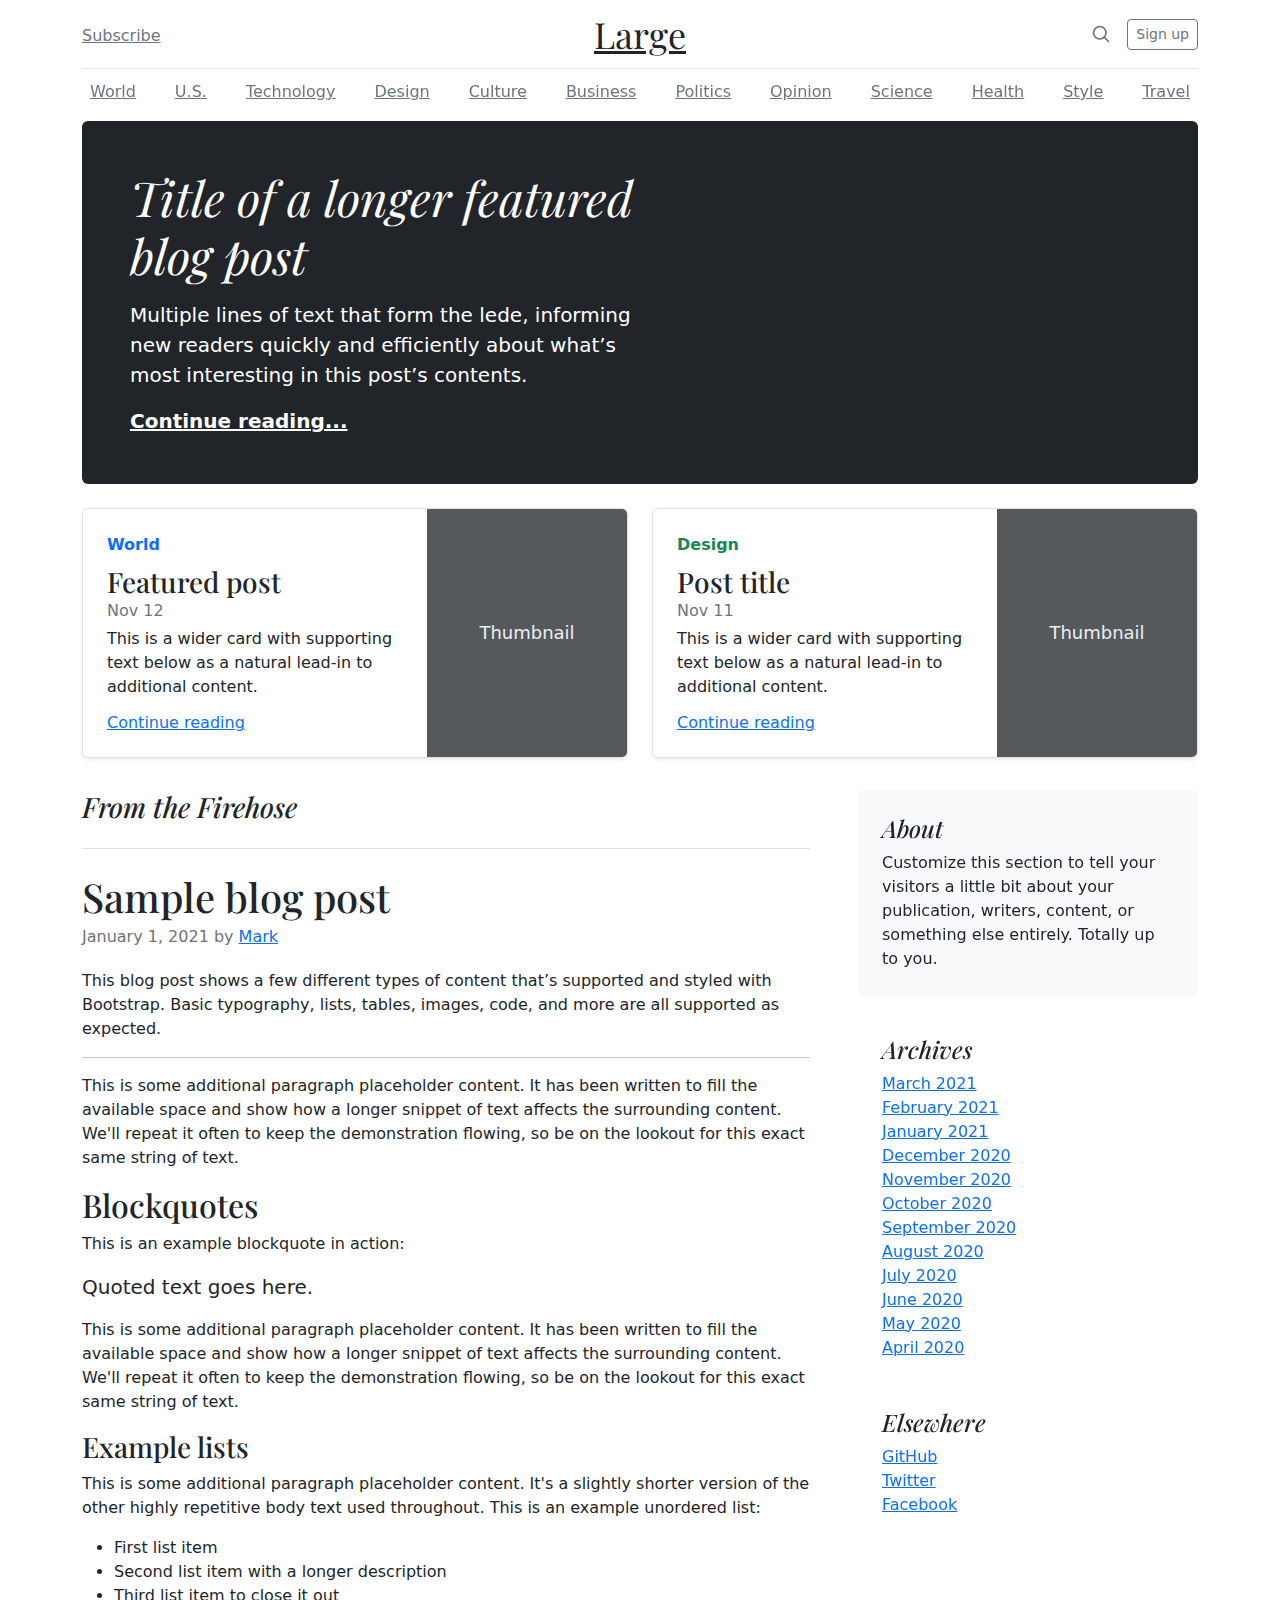
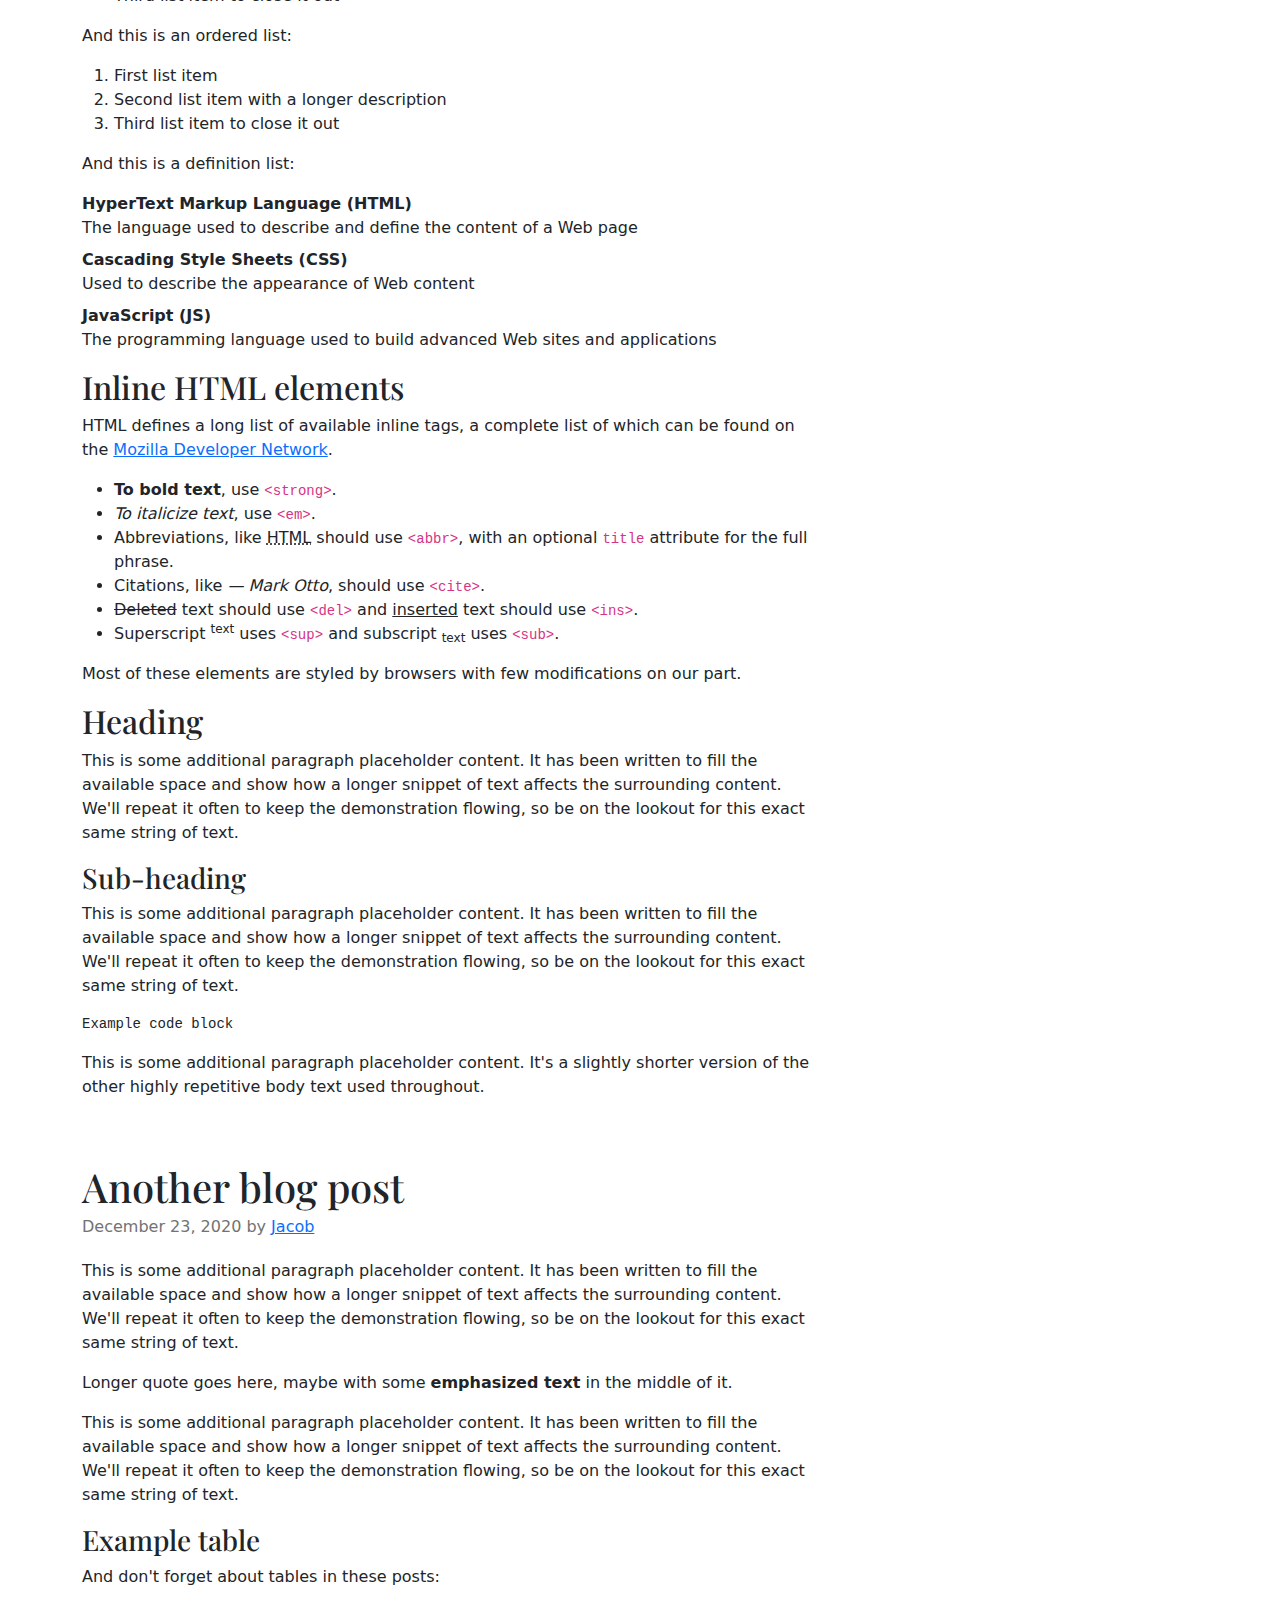
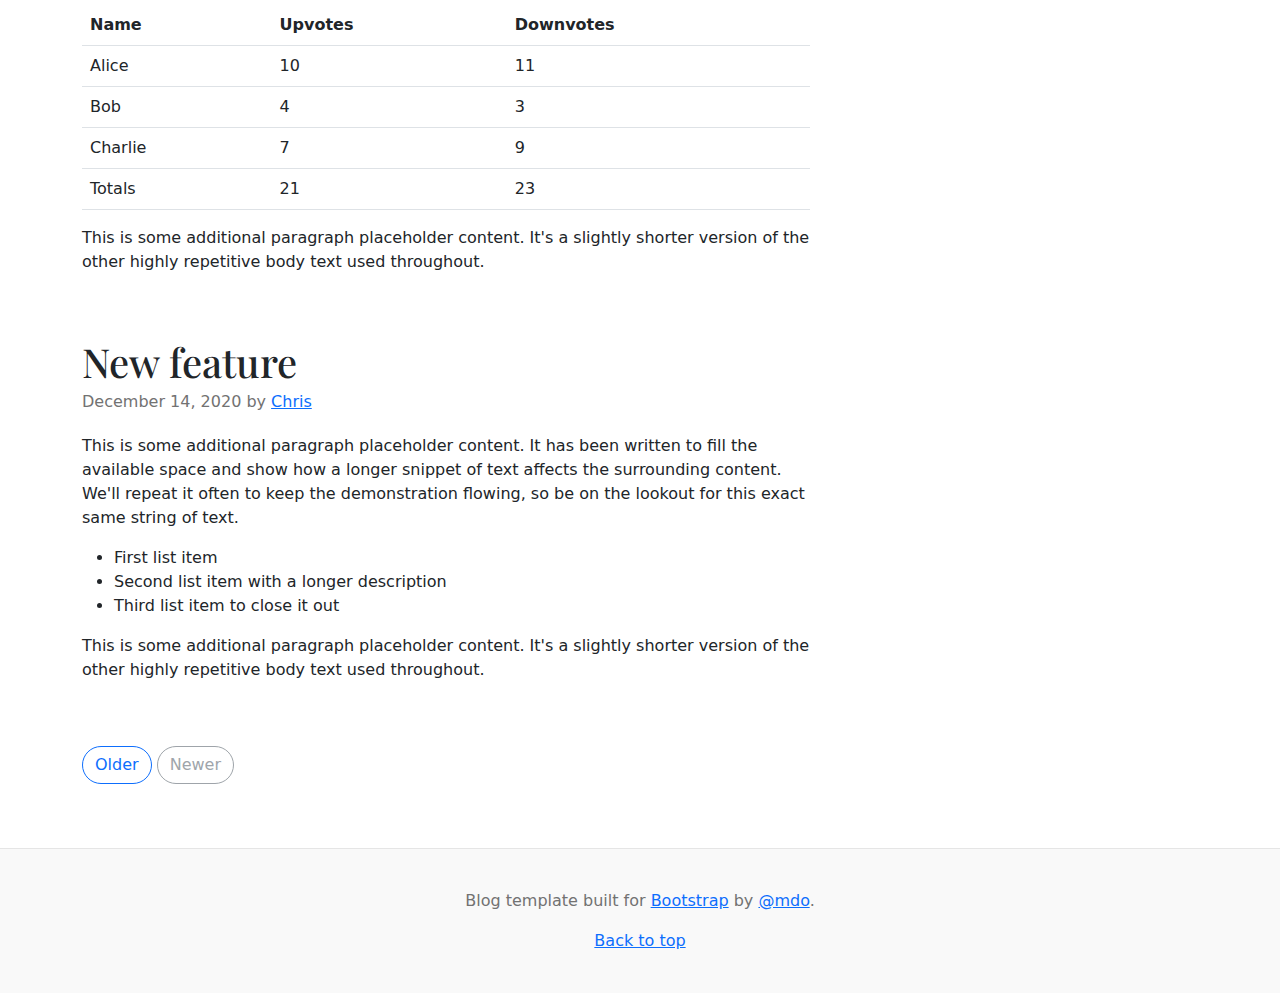
<file: V1.4 Bootstrap/bootstrap-5.2.1-examples/blog/index.html>
<!doctype html>
<html lang="en">
  <head>
    <meta charset="utf-8">
    <meta name="viewport" content="width=device-width, initial-scale=1">
    <meta name="description" content="">
    <meta name="author" content="Mark Otto, Jacob Thornton, and Bootstrap contributors">
    <meta name="generator" content="Hugo 0.101.0">
    <title>Blog Template · Bootstrap v5.2</title>

    <link rel="canonical" href="https://getbootstrap.com/docs/5.2/examples/blog/">

    

    

<link href="../assets/dist/css/bootstrap.min.css" rel="stylesheet">

    <style>
      .bd-placeholder-img {
        font-size: 1.125rem;
        text-anchor: middle;
        -webkit-user-select: none;
        -moz-user-select: none;
        user-select: none;
      }

      @media (min-width: 768px) {
        .bd-placeholder-img-lg {
          font-size: 3.5rem;
        }
      }

      .b-example-divider {
        height: 3rem;
        background-color: rgba(0, 0, 0, .1);
        border: solid rgba(0, 0, 0, .15);
        border-width: 1px 0;
        box-shadow: inset 0 .5em 1.5em rgba(0, 0, 0, .1), inset 0 .125em .5em rgba(0, 0, 0, .15);
      }

      .b-example-vr {
        flex-shrink: 0;
        width: 1.5rem;
        height: 100vh;
      }

      .bi {
        vertical-align: -.125em;
        fill: currentColor;
      }

      .nav-scroller {
        position: relative;
        z-index: 2;
        height: 2.75rem;
        overflow-y: hidden;
      }

      .nav-scroller .nav {
        display: flex;
        flex-wrap: nowrap;
        padding-bottom: 1rem;
        margin-top: -1px;
        overflow-x: auto;
        text-align: center;
        white-space: nowrap;
        -webkit-overflow-scrolling: touch;
      }
    </style>

    
    <!-- Custom styles for this template -->
    <link href="https://fonts.googleapis.com/css?family=Playfair&#43;Display:700,900&amp;display=swap" rel="stylesheet">
    <!-- Custom styles for this template -->
    <link href="blog.css" rel="stylesheet">
  </head>
  <body>
    
<div class="container">
  <header class="blog-header lh-1 py-3">
    <div class="row flex-nowrap justify-content-between align-items-center">
      <div class="col-4 pt-1">
        <a class="link-secondary" href="#">Subscribe</a>
      </div>
      <div class="col-4 text-center">
        <a class="blog-header-logo text-dark" href="#">Large</a>
      </div>
      <div class="col-4 d-flex justify-content-end align-items-center">
        <a class="link-secondary" href="#" aria-label="Search">
          <svg xmlns="http://www.w3.org/2000/svg" width="20" height="20" fill="none" stroke="currentColor" stroke-linecap="round" stroke-linejoin="round" stroke-width="2" class="mx-3" role="img" viewBox="0 0 24 24"><title>Search</title><circle cx="10.5" cy="10.5" r="7.5"/><path d="M21 21l-5.2-5.2"/></svg>
        </a>
        <a class="btn btn-sm btn-outline-secondary" href="#">Sign up</a>
      </div>
    </div>
  </header>

  <div class="nav-scroller py-1 mb-2">
    <nav class="nav d-flex justify-content-between">
      <a class="p-2 link-secondary" href="#">World</a>
      <a class="p-2 link-secondary" href="#">U.S.</a>
      <a class="p-2 link-secondary" href="#">Technology</a>
      <a class="p-2 link-secondary" href="#">Design</a>
      <a class="p-2 link-secondary" href="#">Culture</a>
      <a class="p-2 link-secondary" href="#">Business</a>
      <a class="p-2 link-secondary" href="#">Politics</a>
      <a class="p-2 link-secondary" href="#">Opinion</a>
      <a class="p-2 link-secondary" href="#">Science</a>
      <a class="p-2 link-secondary" href="#">Health</a>
      <a class="p-2 link-secondary" href="#">Style</a>
      <a class="p-2 link-secondary" href="#">Travel</a>
    </nav>
  </div>
</div>

<main class="container">
  <div class="p-4 p-md-5 mb-4 rounded text-bg-dark">
    <div class="col-md-6 px-0">
      <h1 class="display-4 fst-italic">Title of a longer featured blog post</h1>
      <p class="lead my-3">Multiple lines of text that form the lede, informing new readers quickly and efficiently about what’s most interesting in this post’s contents.</p>
      <p class="lead mb-0"><a href="#" class="text-white fw-bold">Continue reading...</a></p>
    </div>
  </div>

  <div class="row mb-2">
    <div class="col-md-6">
      <div class="row g-0 border rounded overflow-hidden flex-md-row mb-4 shadow-sm h-md-250 position-relative">
        <div class="col p-4 d-flex flex-column position-static">
          <strong class="d-inline-block mb-2 text-primary">World</strong>
          <h3 class="mb-0">Featured post</h3>
          <div class="mb-1 text-muted">Nov 12</div>
          <p class="card-text mb-auto">This is a wider card with supporting text below as a natural lead-in to additional content.</p>
          <a href="#" class="stretched-link">Continue reading</a>
        </div>
        <div class="col-auto d-none d-lg-block">
          <svg class="bd-placeholder-img" width="200" height="250" xmlns="http://www.w3.org/2000/svg" role="img" aria-label="Placeholder: Thumbnail" preserveAspectRatio="xMidYMid slice" focusable="false"><title>Placeholder</title><rect width="100%" height="100%" fill="#55595c"/><text x="50%" y="50%" fill="#eceeef" dy=".3em">Thumbnail</text></svg>

        </div>
      </div>
    </div>
    <div class="col-md-6">
      <div class="row g-0 border rounded overflow-hidden flex-md-row mb-4 shadow-sm h-md-250 position-relative">
        <div class="col p-4 d-flex flex-column position-static">
          <strong class="d-inline-block mb-2 text-success">Design</strong>
          <h3 class="mb-0">Post title</h3>
          <div class="mb-1 text-muted">Nov 11</div>
          <p class="mb-auto">This is a wider card with supporting text below as a natural lead-in to additional content.</p>
          <a href="#" class="stretched-link">Continue reading</a>
        </div>
        <div class="col-auto d-none d-lg-block">
          <svg class="bd-placeholder-img" width="200" height="250" xmlns="http://www.w3.org/2000/svg" role="img" aria-label="Placeholder: Thumbnail" preserveAspectRatio="xMidYMid slice" focusable="false"><title>Placeholder</title><rect width="100%" height="100%" fill="#55595c"/><text x="50%" y="50%" fill="#eceeef" dy=".3em">Thumbnail</text></svg>

        </div>
      </div>
    </div>
  </div>

  <div class="row g-5">
    <div class="col-md-8">
      <h3 class="pb-4 mb-4 fst-italic border-bottom">
        From the Firehose
      </h3>

      <article class="blog-post">
        <h2 class="blog-post-title mb-1">Sample blog post</h2>
        <p class="blog-post-meta">January 1, 2021 by <a href="#">Mark</a></p>

        <p>This blog post shows a few different types of content that’s supported and styled with Bootstrap. Basic typography, lists, tables, images, code, and more are all supported as expected.</p>
        <hr>
        <p>This is some additional paragraph placeholder content. It has been written to fill the available space and show how a longer snippet of text affects the surrounding content. We'll repeat it often to keep the demonstration flowing, so be on the lookout for this exact same string of text.</p>
        <h2>Blockquotes</h2>
        <p>This is an example blockquote in action:</p>
        <blockquote class="blockquote">
          <p>Quoted text goes here.</p>
        </blockquote>
        <p>This is some additional paragraph placeholder content. It has been written to fill the available space and show how a longer snippet of text affects the surrounding content. We'll repeat it often to keep the demonstration flowing, so be on the lookout for this exact same string of text.</p>
        <h3>Example lists</h3>
        <p>This is some additional paragraph placeholder content. It's a slightly shorter version of the other highly repetitive body text used throughout. This is an example unordered list:</p>
        <ul>
          <li>First list item</li>
          <li>Second list item with a longer description</li>
          <li>Third list item to close it out</li>
        </ul>
        <p>And this is an ordered list:</p>
        <ol>
          <li>First list item</li>
          <li>Second list item with a longer description</li>
          <li>Third list item to close it out</li>
        </ol>
        <p>And this is a definition list:</p>
        <dl>
          <dt>HyperText Markup Language (HTML)</dt>
          <dd>The language used to describe and define the content of a Web page</dd>
          <dt>Cascading Style Sheets (CSS)</dt>
          <dd>Used to describe the appearance of Web content</dd>
          <dt>JavaScript (JS)</dt>
          <dd>The programming language used to build advanced Web sites and applications</dd>
        </dl>
        <h2>Inline HTML elements</h2>
        <p>HTML defines a long list of available inline tags, a complete list of which can be found on the <a href="https://developer.mozilla.org/en-US/docs/Web/HTML/Element">Mozilla Developer Network</a>.</p>
        <ul>
          <li><strong>To bold text</strong>, use <code class="language-plaintext highlighter-rouge">&lt;strong&gt;</code>.</li>
          <li><em>To italicize text</em>, use <code class="language-plaintext highlighter-rouge">&lt;em&gt;</code>.</li>
          <li>Abbreviations, like <abbr title="HyperText Markup Language">HTML</abbr> should use <code class="language-plaintext highlighter-rouge">&lt;abbr&gt;</code>, with an optional <code class="language-plaintext highlighter-rouge">title</code> attribute for the full phrase.</li>
          <li>Citations, like <cite>— Mark Otto</cite>, should use <code class="language-plaintext highlighter-rouge">&lt;cite&gt;</code>.</li>
          <li><del>Deleted</del> text should use <code class="language-plaintext highlighter-rouge">&lt;del&gt;</code> and <ins>inserted</ins> text should use <code class="language-plaintext highlighter-rouge">&lt;ins&gt;</code>.</li>
          <li>Superscript <sup>text</sup> uses <code class="language-plaintext highlighter-rouge">&lt;sup&gt;</code> and subscript <sub>text</sub> uses <code class="language-plaintext highlighter-rouge">&lt;sub&gt;</code>.</li>
        </ul>
        <p>Most of these elements are styled by browsers with few modifications on our part.</p>
        <h2>Heading</h2>
        <p>This is some additional paragraph placeholder content. It has been written to fill the available space and show how a longer snippet of text affects the surrounding content. We'll repeat it often to keep the demonstration flowing, so be on the lookout for this exact same string of text.</p>
        <h3>Sub-heading</h3>
        <p>This is some additional paragraph placeholder content. It has been written to fill the available space and show how a longer snippet of text affects the surrounding content. We'll repeat it often to keep the demonstration flowing, so be on the lookout for this exact same string of text.</p>
        <pre><code>Example code block</code></pre>
        <p>This is some additional paragraph placeholder content. It's a slightly shorter version of the other highly repetitive body text used throughout.</p>
      </article>

      <article class="blog-post">
        <h2 class="blog-post-title mb-1">Another blog post</h2>
        <p class="blog-post-meta">December 23, 2020 by <a href="#">Jacob</a></p>

        <p>This is some additional paragraph placeholder content. It has been written to fill the available space and show how a longer snippet of text affects the surrounding content. We'll repeat it often to keep the demonstration flowing, so be on the lookout for this exact same string of text.</p>
        <blockquote>
          <p>Longer quote goes here, maybe with some <strong>emphasized text</strong> in the middle of it.</p>
        </blockquote>
        <p>This is some additional paragraph placeholder content. It has been written to fill the available space and show how a longer snippet of text affects the surrounding content. We'll repeat it often to keep the demonstration flowing, so be on the lookout for this exact same string of text.</p>
        <h3>Example table</h3>
        <p>And don't forget about tables in these posts:</p>
        <table class="table">
          <thead>
            <tr>
              <th>Name</th>
              <th>Upvotes</th>
              <th>Downvotes</th>
            </tr>
          </thead>
          <tbody>
            <tr>
              <td>Alice</td>
              <td>10</td>
              <td>11</td>
            </tr>
            <tr>
              <td>Bob</td>
              <td>4</td>
              <td>3</td>
            </tr>
            <tr>
              <td>Charlie</td>
              <td>7</td>
              <td>9</td>
            </tr>
          </tbody>
          <tfoot>
            <tr>
              <td>Totals</td>
              <td>21</td>
              <td>23</td>
            </tr>
          </tfoot>
        </table>

        <p>This is some additional paragraph placeholder content. It's a slightly shorter version of the other highly repetitive body text used throughout.</p>
      </article>

      <article class="blog-post">
        <h2 class="blog-post-title mb-1">New feature</h2>
        <p class="blog-post-meta">December 14, 2020 by <a href="#">Chris</a></p>

        <p>This is some additional paragraph placeholder content. It has been written to fill the available space and show how a longer snippet of text affects the surrounding content. We'll repeat it often to keep the demonstration flowing, so be on the lookout for this exact same string of text.</p>
        <ul>
          <li>First list item</li>
          <li>Second list item with a longer description</li>
          <li>Third list item to close it out</li>
        </ul>
        <p>This is some additional paragraph placeholder content. It's a slightly shorter version of the other highly repetitive body text used throughout.</p>
      </article>

      <nav class="blog-pagination" aria-label="Pagination">
        <a class="btn btn-outline-primary rounded-pill" href="#">Older</a>
        <a class="btn btn-outline-secondary rounded-pill disabled">Newer</a>
      </nav>

    </div>

    <div class="col-md-4">
      <div class="position-sticky" style="top: 2rem;">
        <div class="p-4 mb-3 bg-light rounded">
          <h4 class="fst-italic">About</h4>
          <p class="mb-0">Customize this section to tell your visitors a little bit about your publication, writers, content, or something else entirely. Totally up to you.</p>
        </div>

        <div class="p-4">
          <h4 class="fst-italic">Archives</h4>
          <ol class="list-unstyled mb-0">
            <li><a href="#">March 2021</a></li>
            <li><a href="#">February 2021</a></li>
            <li><a href="#">January 2021</a></li>
            <li><a href="#">December 2020</a></li>
            <li><a href="#">November 2020</a></li>
            <li><a href="#">October 2020</a></li>
            <li><a href="#">September 2020</a></li>
            <li><a href="#">August 2020</a></li>
            <li><a href="#">July 2020</a></li>
            <li><a href="#">June 2020</a></li>
            <li><a href="#">May 2020</a></li>
            <li><a href="#">April 2020</a></li>
          </ol>
        </div>

        <div class="p-4">
          <h4 class="fst-italic">Elsewhere</h4>
          <ol class="list-unstyled">
            <li><a href="#">GitHub</a></li>
            <li><a href="#">Twitter</a></li>
            <li><a href="#">Facebook</a></li>
          </ol>
        </div>
      </div>
    </div>
  </div>

</main>

<footer class="blog-footer">
  <p>Blog template built for <a href="https://getbootstrap.com/">Bootstrap</a> by <a href="https://twitter.com/mdo">@mdo</a>.</p>
  <p>
    <a href="#">Back to top</a>
  </p>
</footer>


    
  </body>
</html>
</file>
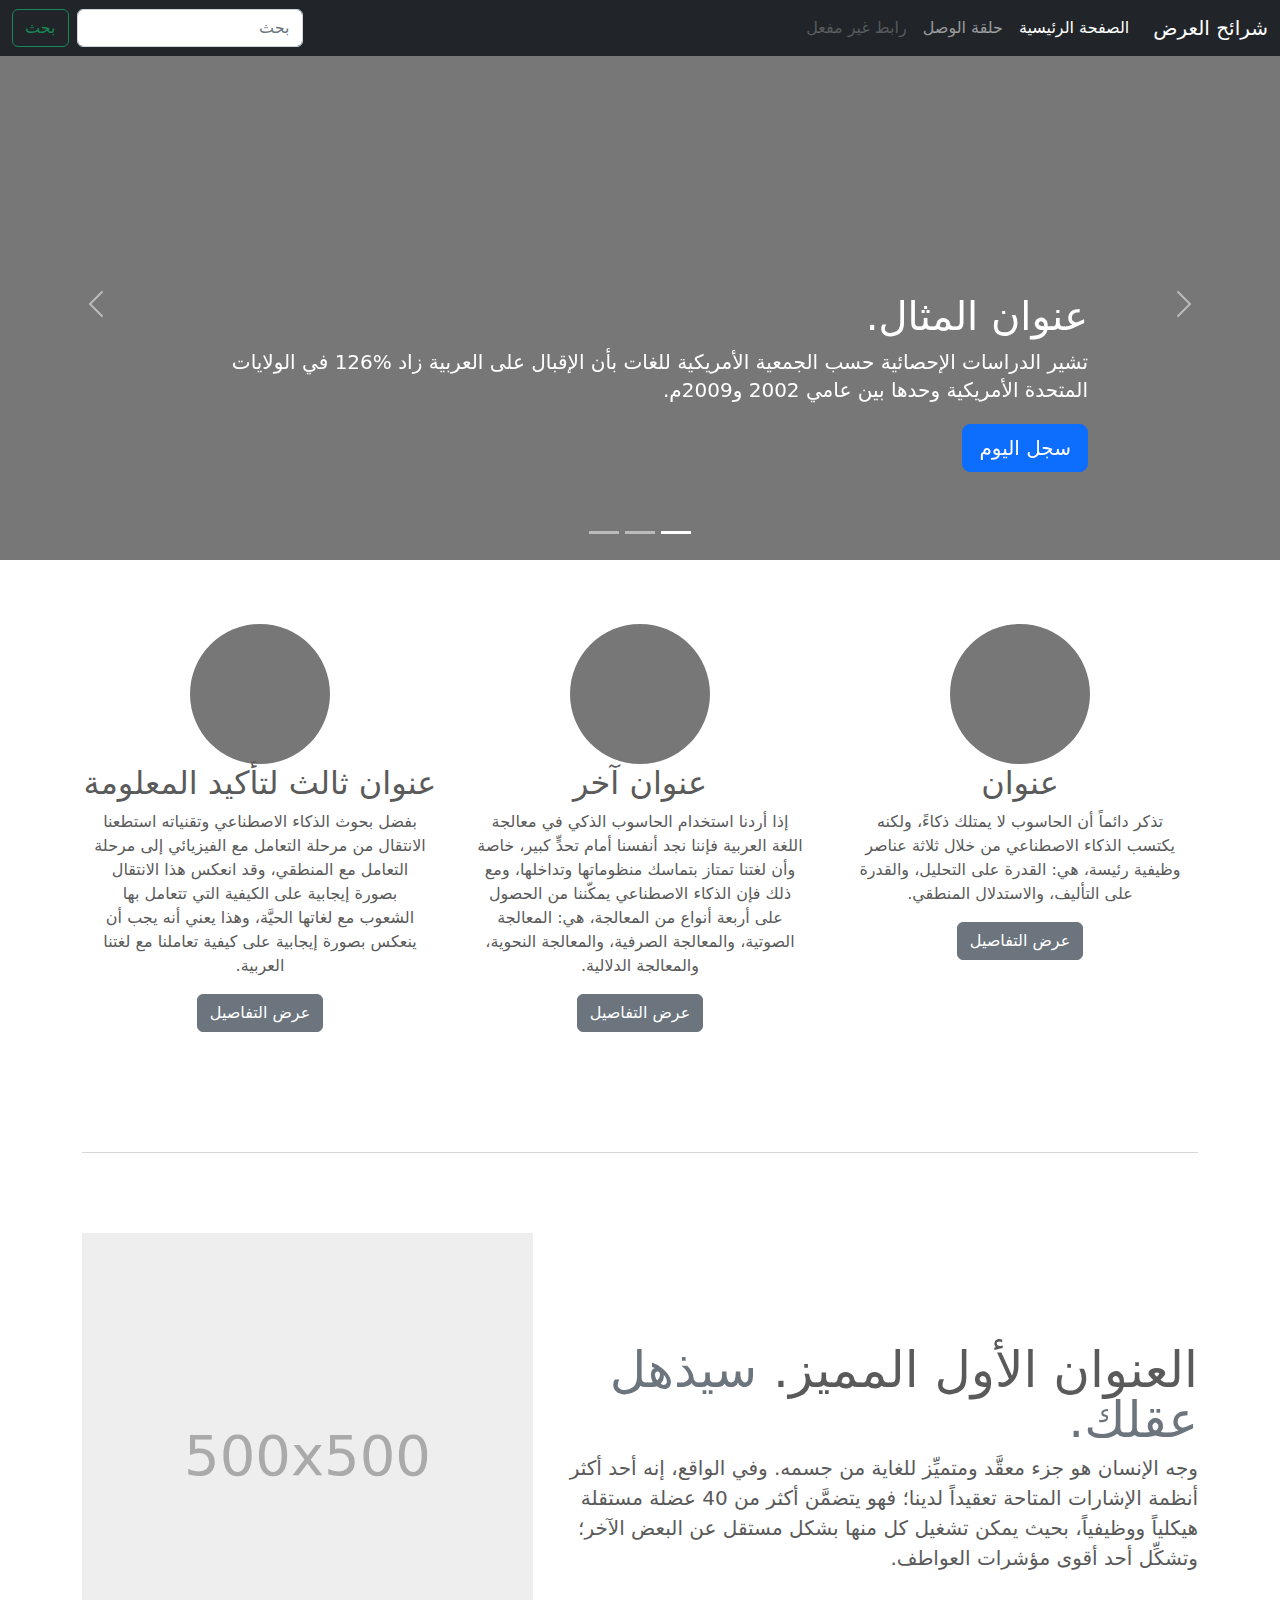
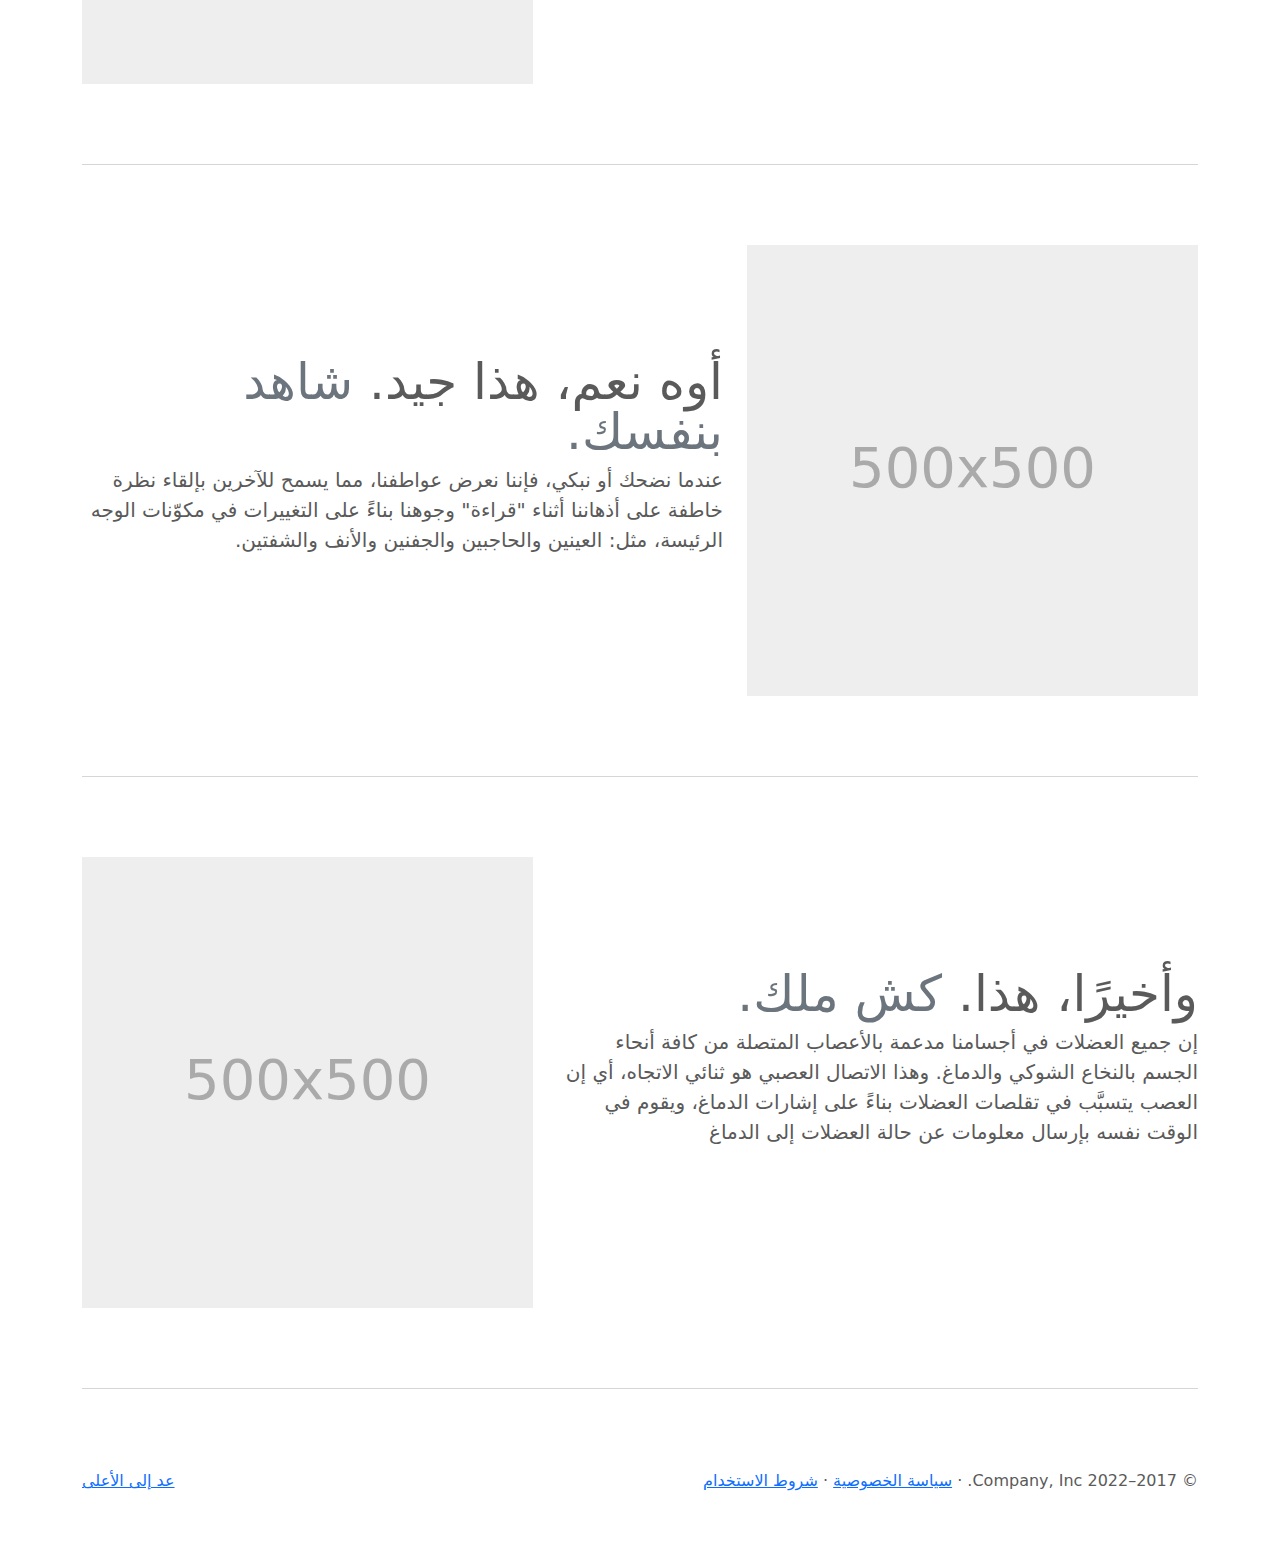
<file: V1.4 Bootstrap/bootstrap-5.2.1-examples/carousel-rtl/index.html>
<!doctype html>
<html lang="ar" dir="rtl">
  <head>
    <meta charset="utf-8">
    <meta name="viewport" content="width=device-width, initial-scale=1">
    <meta name="description" content="">
    <meta name="author" content="Mark Otto, Jacob Thornton, and Bootstrap contributors">
    <meta name="generator" content="Hugo 0.101.0">
    <title>قالب  شرائح العرض · Bootstrap v5.2</title>

    <link rel="canonical" href="https://getbootstrap.com/docs/5.2/examples/carousel-rtl/">

    

    

<link href="../assets/dist/css/bootstrap.rtl.min.css" rel="stylesheet">

    <style>
      .bd-placeholder-img {
        font-size: 1.125rem;
        text-anchor: middle;
        -webkit-user-select: none;
        -moz-user-select: none;
        user-select: none;
      }

      @media (min-width: 768px) {
        .bd-placeholder-img-lg {
          font-size: 3.5rem;
        }
      }

      .b-example-divider {
        height: 3rem;
        background-color: rgba(0, 0, 0, .1);
        border: solid rgba(0, 0, 0, .15);
        border-width: 1px 0;
        box-shadow: inset 0 .5em 1.5em rgba(0, 0, 0, .1), inset 0 .125em .5em rgba(0, 0, 0, .15);
      }

      .b-example-vr {
        flex-shrink: 0;
        width: 1.5rem;
        height: 100vh;
      }

      .bi {
        vertical-align: -.125em;
        fill: currentColor;
      }

      .nav-scroller {
        position: relative;
        z-index: 2;
        height: 2.75rem;
        overflow-y: hidden;
      }

      .nav-scroller .nav {
        display: flex;
        flex-wrap: nowrap;
        padding-bottom: 1rem;
        margin-top: -1px;
        overflow-x: auto;
        text-align: center;
        white-space: nowrap;
        -webkit-overflow-scrolling: touch;
      }
    </style>

    
    <!-- Custom styles for this template -->
    <link href="../carousel/carousel.rtl.css" rel="stylesheet">
  </head>
  <body>
    
<header>
  <nav class="navbar navbar-expand-md navbar-dark fixed-top bg-dark">
    <div class="container-fluid">
      <a class="navbar-brand" href="#">شرائح العرض</a>
      <button class="navbar-toggler" type="button" data-bs-toggle="collapse" data-bs-target="#navbarCollapse" aria-controls="navbarCollapse" aria-expanded="false" aria-label="تبديل التنقل">
        <span class="navbar-toggler-icon"></span>
      </button>
      <div class="collapse navbar-collapse" id="navbarCollapse">
        <ul class="navbar-nav me-auto mb-2 mb-md-0">
          <li class="nav-item">
            <a class="nav-link active" aria-current="page" href="#">الصفحة الرئيسية</a>
          </li>
          <li class="nav-item">
            <a class="nav-link" href="#">حلقة الوصل</a>
          </li>
          <li class="nav-item">
            <a class="nav-link disabled">رابط غير مفعل</a>
          </li>
        </ul>
        <form class="d-flex" role="search">
          <input class="form-control me-2" type="search" placeholder="بحث" aria-label="بحث">
          <button class="btn btn-outline-success" type="submit">بحث</button>
        </form>
      </div>
    </div>
  </nav>
</header>

<main>

  <div id="myCarousel" class="carousel slide" data-bs-ride="carousel">
    <div class="carousel-indicators">
      <button type="button" data-bs-target="#myCarousel" data-bs-slide-to="0" class="active" aria-current="true" aria-label="Slide 1"></button>
      <button type="button" data-bs-target="#myCarousel" data-bs-slide-to="1" aria-label="Slide 2"></button>
      <button type="button" data-bs-target="#myCarousel" data-bs-slide-to="2" aria-label="Slide 3"></button>
    </div>
    <div class="carousel-inner">
      <div class="carousel-item active">
        <svg class="bd-placeholder-img" width="100%" height="100%" xmlns="http://www.w3.org/2000/svg" aria-hidden="true" preserveAspectRatio="xMidYMid slice" focusable="false"><rect width="100%" height="100%" fill="#777"/></svg>

        <div class="container">
          <div class="carousel-caption text-start">
            <h1>عنوان المثال.</h1>
            <p>تشير الدراسات الإحصائية حسب الجمعية الأمريكية للغات بأن الإقبال على العربية زاد %126 في الولايات المتحدة الأمريكية وحدها بين عامي 2002 و2009م.</p>
            <p><a class="btn btn-lg btn-primary" href="#">سجل اليوم</a></p>
          </div>
        </div>
      </div>
      <div class="carousel-item">
        <svg class="bd-placeholder-img" width="100%" height="100%" xmlns="http://www.w3.org/2000/svg" aria-hidden="true" preserveAspectRatio="xMidYMid slice" focusable="false"><rect width="100%" height="100%" fill="#777"/></svg>

        <div class="container">
          <div class="carousel-caption">
            <h1>عنوان مثال آخر.</h1>
            <p>حسب المجلس الثقافي البريطاني فإن تعليم الإنجليزية داخل بريطانيا يسهم في تعزيز اقتصادها بما يتجاوز ملياري جنيه سنوياً، كما أنه وفر أكثر من 26 ألف وظيفة.</p>
            <p><a class="btn btn-lg btn-primary" href="#">أعرف أكثر</a></p>
          </div>
        </div>
      </div>
      <div class="carousel-item">
        <svg class="bd-placeholder-img" width="100%" height="100%" xmlns="http://www.w3.org/2000/svg" aria-hidden="true" preserveAspectRatio="xMidYMid slice" focusable="false"><rect width="100%" height="100%" fill="#777"/></svg>

        <div class="container">
          <div class="carousel-caption text-end">
            <h1>واحد أكثر لقياس جيد.</h1>
            <p>الإحصاءات لحجم الاستثمار اللغوي خارج بريطانيا تتفاوت من سنة لأخرى إلا أن المدير التنفيذي للمجلس الثقافي البريطاني إدي بايرز يرى أن استثمار تعليم الإنجليزية في الخارج لا يحسب على المستوى المالي فحسب بل على المستوى السياسي أيضاً.</p>
            <p><a class="btn btn-lg btn-primary" href="#">تصفح المعرض</a></p>
          </div>
        </div>
      </div>
    </div>
    <button class="carousel-control-prev" type="button" data-bs-target="#myCarousel" data-bs-slide="prev">
      <span class="carousel-control-prev-icon" aria-hidden="true"></span>
      <span class="visually-hidden">السابق</span>
    </button>
    <button class="carousel-control-next" type="button" data-bs-target="#myCarousel" data-bs-slide="next">
      <span class="carousel-control-next-icon" aria-hidden="true"></span>
      <span class="visually-hidden">التالي</span>
    </button>
  </div>


  <!-- Marketing messaging and featurettes
  ================================================== -->
  <!-- Wrap the rest of the page in another container to center all the content. -->

  <div class="container marketing">

    <!-- Three columns of text below the carousel -->
    <div class="row">
      <div class="col-lg-4">
        <svg class="bd-placeholder-img rounded-circle" width="140" height="140" xmlns="http://www.w3.org/2000/svg" role="img" aria-label="Placeholder: 140x140" preserveAspectRatio="xMidYMid slice" focusable="false"><title>Placeholder</title><rect width="100%" height="100%" fill="#777"/><text x="50%" y="50%" fill="#777" dy=".3em">140x140</text></svg>

        <h2 class="fw-normal">عنوان</h2>
        <p>تذكر دائماً أن الحاسوب لا يمتلك ذكاءً، ولكنه يكتسب الذكاء الاصطناعي من خلال ثلاثة عناصر وظيفية رئيسة، هي: القدرة على التحليل، والقدرة على التأليف، والاستدلال المنطقي.</p>
        <p><a class="btn btn-secondary" href="#">عرض التفاصيل</a></p>
      </div><!-- /.col-lg-4 -->
      <div class="col-lg-4">
        <svg class="bd-placeholder-img rounded-circle" width="140" height="140" xmlns="http://www.w3.org/2000/svg" role="img" aria-label="Placeholder: 140x140" preserveAspectRatio="xMidYMid slice" focusable="false"><title>Placeholder</title><rect width="100%" height="100%" fill="#777"/><text x="50%" y="50%" fill="#777" dy=".3em">140x140</text></svg>

        <h2 class="fw-normal">عنوان آخر</h2>
        <p>إذا أردنا استخدام الحاسوب الذكي في معالجة اللغة العربية فإننا نجد أنفسنا أمام تحدٍّ كبير، خاصة وأن لغتنا تمتاز بتماسك منظوماتها وتداخلها، ومع ذلك فإن الذكاء الاصطناعي يمكّننا من الحصول على أربعة أنواع من المعالجة، هي: المعالجة الصوتية، والمعالجة الصرفية، والمعالجة النحوية، والمعالجة الدلالية.</p>
        <p><a class="btn btn-secondary" href="#">عرض التفاصيل</a></p>
      </div><!-- /.col-lg-4 -->
      <div class="col-lg-4">
        <svg class="bd-placeholder-img rounded-circle" width="140" height="140" xmlns="http://www.w3.org/2000/svg" role="img" aria-label="Placeholder: 140x140" preserveAspectRatio="xMidYMid slice" focusable="false"><title>Placeholder</title><rect width="100%" height="100%" fill="#777"/><text x="50%" y="50%" fill="#777" dy=".3em">140x140</text></svg>

        <h2 class="fw-normal">عنوان ثالث لتأكيد المعلومة</h2>
        <p>بفضل بحوث الذكاء الاصطناعي وتقنياته استطعنا الانتقال من مرحلة التعامل مع الفيزيائي إلى مرحلة التعامل مع المنطقي، وقد انعكس هذا الانتقال بصورة إيجابية على الكيفية التي تتعامل بها الشعوب مع لغاتها الحيَّة، وهذا يعني أنه يجب أن ينعكس بصورة إيجابية على كيفية تعاملنا مع لغتنا العربية.</p>
        <p><a class="btn btn-secondary" href="#">عرض التفاصيل</a></p>
      </div><!-- /.col-lg-4 -->
    </div><!-- /.row -->


    <!-- START THE FEATURETTES -->

    <hr class="featurette-divider">

    <div class="row featurette">
      <div class="col-md-7">
        <h2 class="featurette-heading fw-normal lh-1">العنوان الأول المميز. <span class="text-muted"> سيذهل عقلك. </span></h2>
        <p class="lead">وجه الإنسان هو جزء معقَّد ومتميِّز للغاية من جسمه. وفي الواقع، إنه أحد أكثر أنظمة الإشارات المتاحة تعقيداً لدينا؛ فهو يتضمَّن أكثر من 40 عضلة مستقلة هيكلياً ووظيفياً، بحيث يمكن تشغيل كل منها بشكل مستقل عن البعض الآخر؛ وتشكِّل أحد أقوى مؤشرات العواطف.</p>
      </div>
      <div class="col-md-5">
        <svg class="bd-placeholder-img bd-placeholder-img-lg featurette-image img-fluid mx-auto" width="500" height="500" xmlns="http://www.w3.org/2000/svg" role="img" aria-label="Placeholder: 500x500" preserveAspectRatio="xMidYMid slice" focusable="false"><title>Placeholder</title><rect width="100%" height="100%" fill="#eee"/><text x="50%" y="50%" fill="#aaa" dy=".3em">500x500</text></svg>

      </div>
    </div>

    <hr class="featurette-divider">

    <div class="row featurette">
      <div class="col-md-7 order-md-2">
        <h2 class="featurette-heading fw-normal lh-1">أوه نعم، هذا جيد. <span class="text-muted"> شاهد بنفسك. </span></h2>
        <p class="lead">عندما نضحك أو نبكي، فإننا نعرض عواطفنا، مما يسمح للآخرين بإلقاء نظرة خاطفة على أذهاننا أثناء "قراءة" وجوهنا بناءً على التغييرات في مكوّنات الوجه الرئيسة، مثل: العينين والحاجبين والجفنين والأنف والشفتين.</p>
      </div>
      <div class="col-md-5 order-md-1">
        <svg class="bd-placeholder-img bd-placeholder-img-lg featurette-image img-fluid mx-auto" width="500" height="500" xmlns="http://www.w3.org/2000/svg" role="img" aria-label="Placeholder: 500x500" preserveAspectRatio="xMidYMid slice" focusable="false"><title>Placeholder</title><rect width="100%" height="100%" fill="#eee"/><text x="50%" y="50%" fill="#aaa" dy=".3em">500x500</text></svg>

      </div>
    </div>

    <hr class="featurette-divider">

    <div class="row featurette">
      <div class="col-md-7">
        <h2 class="featurette-heading fw-normal lh-1">وأخيرًا، هذا. <span class="text-muted"> كش ملك. </span></h2>
        <p class="lead">إن جميع العضلات في أجسامنا مدعمة بالأعصاب المتصلة من كافة أنحاء الجسم بالنخاع الشوكي والدماغ. وهذا الاتصال العصبي هو ثنائي الاتجاه، أي إن العصب يتسبَّب في تقلصات العضلات بناءً على إشارات الدماغ، ويقوم في الوقت نفسه بإرسال معلومات عن حالة العضلات إلى الدماغ</p>
      </div>
      <div class="col-md-5">
        <svg class="bd-placeholder-img bd-placeholder-img-lg featurette-image img-fluid mx-auto" width="500" height="500" xmlns="http://www.w3.org/2000/svg" role="img" aria-label="Placeholder: 500x500" preserveAspectRatio="xMidYMid slice" focusable="false"><title>Placeholder</title><rect width="100%" height="100%" fill="#eee"/><text x="50%" y="50%" fill="#aaa" dy=".3em">500x500</text></svg>

      </div>
    </div>

    <hr class="featurette-divider">

    <!-- /END THE FEATURETTES -->

  </div><!-- /.container -->


  <!-- FOOTER -->
  <footer class="container">
    <p class="float-end"><a href="#">عد إلى الأعلى</a></p>
    <p>&copy; 2017–2022 Company, Inc. &middot; <a href="#">سياسة الخصوصية</a> &middot; <a href="#">شروط الاستخدام</a></p>
  </footer>
</main>


    <script src="../assets/dist/js/bootstrap.bundle.min.js"></script>

      
  </body>
</html>
</file>
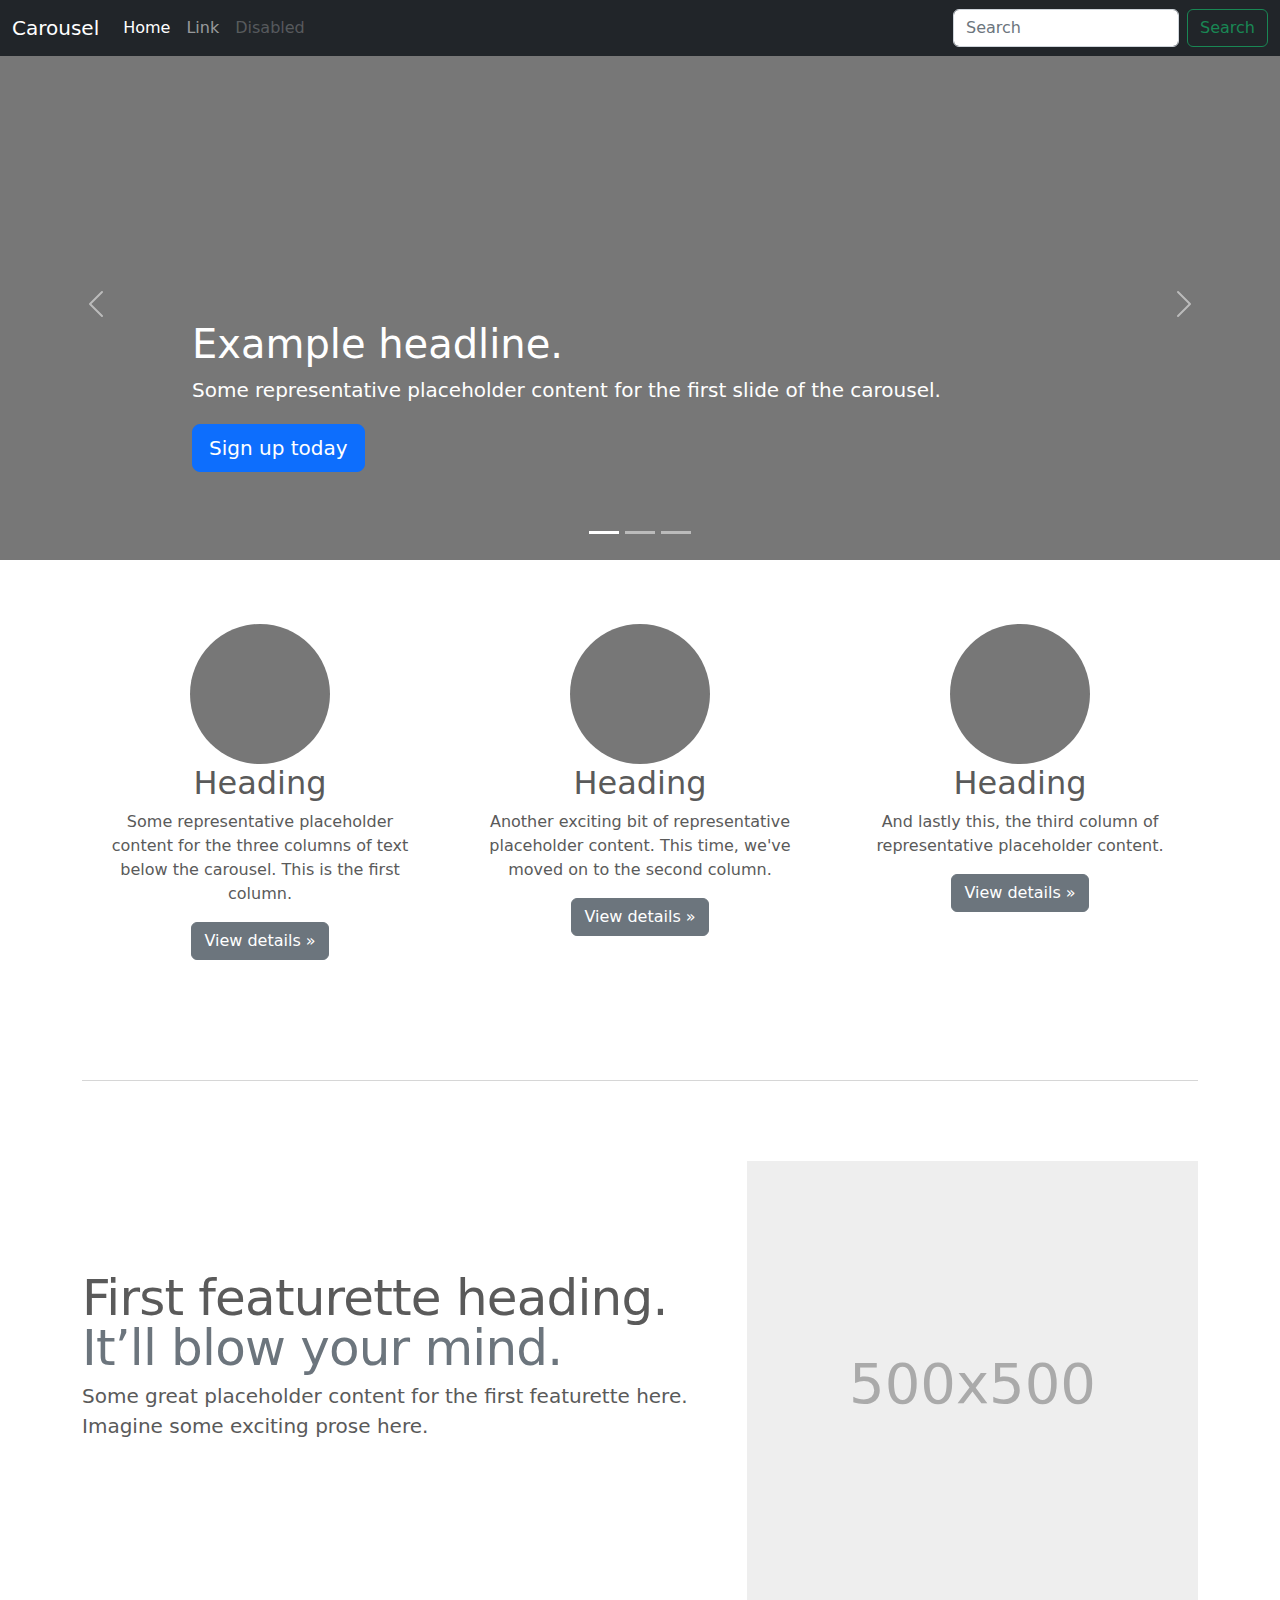
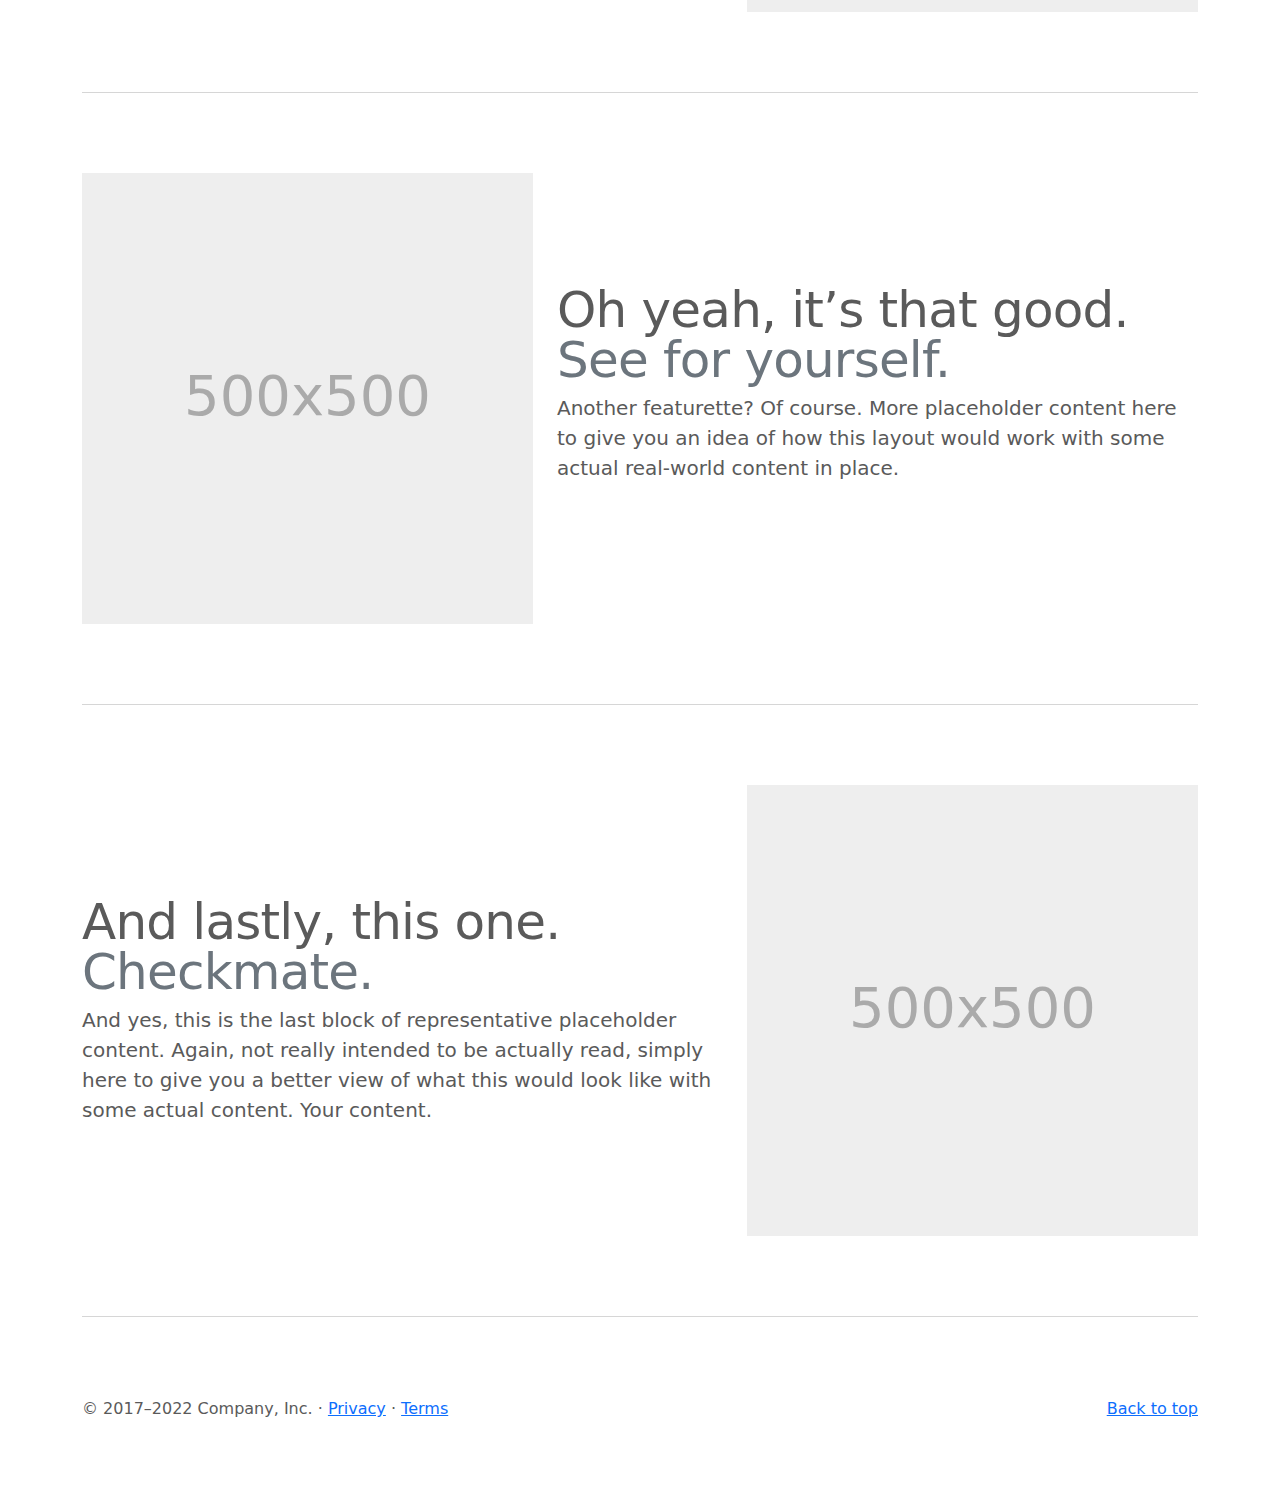
<file: V1.4 Bootstrap/bootstrap-5.2.1-examples/carousel/index.html>
<!doctype html>
<html lang="en">
  <head>
    <meta charset="utf-8">
    <meta name="viewport" content="width=device-width, initial-scale=1">
    <meta name="description" content="">
    <meta name="author" content="Mark Otto, Jacob Thornton, and Bootstrap contributors">
    <meta name="generator" content="Hugo 0.101.0">
    <title>Carousel Template · Bootstrap v5.2</title>

    <link rel="canonical" href="https://getbootstrap.com/docs/5.2/examples/carousel/">

    

    

<link href="../assets/dist/css/bootstrap.min.css" rel="stylesheet">

    <style>
      .bd-placeholder-img {
        font-size: 1.125rem;
        text-anchor: middle;
        -webkit-user-select: none;
        -moz-user-select: none;
        user-select: none;
      }

      @media (min-width: 768px) {
        .bd-placeholder-img-lg {
          font-size: 3.5rem;
        }
      }

      .b-example-divider {
        height: 3rem;
        background-color: rgba(0, 0, 0, .1);
        border: solid rgba(0, 0, 0, .15);
        border-width: 1px 0;
        box-shadow: inset 0 .5em 1.5em rgba(0, 0, 0, .1), inset 0 .125em .5em rgba(0, 0, 0, .15);
      }

      .b-example-vr {
        flex-shrink: 0;
        width: 1.5rem;
        height: 100vh;
      }

      .bi {
        vertical-align: -.125em;
        fill: currentColor;
      }

      .nav-scroller {
        position: relative;
        z-index: 2;
        height: 2.75rem;
        overflow-y: hidden;
      }

      .nav-scroller .nav {
        display: flex;
        flex-wrap: nowrap;
        padding-bottom: 1rem;
        margin-top: -1px;
        overflow-x: auto;
        text-align: center;
        white-space: nowrap;
        -webkit-overflow-scrolling: touch;
      }
    </style>

    
    <!-- Custom styles for this template -->
    <link href="carousel.css" rel="stylesheet">
  </head>
  <body>
    
<header>
  <nav class="navbar navbar-expand-md navbar-dark fixed-top bg-dark">
    <div class="container-fluid">
      <a class="navbar-brand" href="#">Carousel</a>
      <button class="navbar-toggler" type="button" data-bs-toggle="collapse" data-bs-target="#navbarCollapse" aria-controls="navbarCollapse" aria-expanded="false" aria-label="Toggle navigation">
        <span class="navbar-toggler-icon"></span>
      </button>
      <div class="collapse navbar-collapse" id="navbarCollapse">
        <ul class="navbar-nav me-auto mb-2 mb-md-0">
          <li class="nav-item">
            <a class="nav-link active" aria-current="page" href="#">Home</a>
          </li>
          <li class="nav-item">
            <a class="nav-link" href="#">Link</a>
          </li>
          <li class="nav-item">
            <a class="nav-link disabled">Disabled</a>
          </li>
        </ul>
        <form class="d-flex" role="search">
          <input class="form-control me-2" type="search" placeholder="Search" aria-label="Search">
          <button class="btn btn-outline-success" type="submit">Search</button>
        </form>
      </div>
    </div>
  </nav>
</header>

<main>

  <div id="myCarousel" class="carousel slide" data-bs-ride="carousel">
    <div class="carousel-indicators">
      <button type="button" data-bs-target="#myCarousel" data-bs-slide-to="0" class="active" aria-current="true" aria-label="Slide 1"></button>
      <button type="button" data-bs-target="#myCarousel" data-bs-slide-to="1" aria-label="Slide 2"></button>
      <button type="button" data-bs-target="#myCarousel" data-bs-slide-to="2" aria-label="Slide 3"></button>
    </div>
    <div class="carousel-inner">
      <div class="carousel-item active">
        <svg class="bd-placeholder-img" width="100%" height="100%" xmlns="http://www.w3.org/2000/svg" aria-hidden="true" preserveAspectRatio="xMidYMid slice" focusable="false"><rect width="100%" height="100%" fill="#777"/></svg>

        <div class="container">
          <div class="carousel-caption text-start">
            <h1>Example headline.</h1>
            <p>Some representative placeholder content for the first slide of the carousel.</p>
            <p><a class="btn btn-lg btn-primary" href="#">Sign up today</a></p>
          </div>
        </div>
      </div>
      <div class="carousel-item">
        <svg class="bd-placeholder-img" width="100%" height="100%" xmlns="http://www.w3.org/2000/svg" aria-hidden="true" preserveAspectRatio="xMidYMid slice" focusable="false"><rect width="100%" height="100%" fill="#777"/></svg>

        <div class="container">
          <div class="carousel-caption">
            <h1>Another example headline.</h1>
            <p>Some representative placeholder content for the second slide of the carousel.</p>
            <p><a class="btn btn-lg btn-primary" href="#">Learn more</a></p>
          </div>
        </div>
      </div>
      <div class="carousel-item">
        <svg class="bd-placeholder-img" width="100%" height="100%" xmlns="http://www.w3.org/2000/svg" aria-hidden="true" preserveAspectRatio="xMidYMid slice" focusable="false"><rect width="100%" height="100%" fill="#777"/></svg>

        <div class="container">
          <div class="carousel-caption text-end">
            <h1>One more for good measure.</h1>
            <p>Some representative placeholder content for the third slide of this carousel.</p>
            <p><a class="btn btn-lg btn-primary" href="#">Browse gallery</a></p>
          </div>
        </div>
      </div>
    </div>
    <button class="carousel-control-prev" type="button" data-bs-target="#myCarousel" data-bs-slide="prev">
      <span class="carousel-control-prev-icon" aria-hidden="true"></span>
      <span class="visually-hidden">Previous</span>
    </button>
    <button class="carousel-control-next" type="button" data-bs-target="#myCarousel" data-bs-slide="next">
      <span class="carousel-control-next-icon" aria-hidden="true"></span>
      <span class="visually-hidden">Next</span>
    </button>
  </div>


  <!-- Marketing messaging and featurettes
  ================================================== -->
  <!-- Wrap the rest of the page in another container to center all the content. -->

  <div class="container marketing">

    <!-- Three columns of text below the carousel -->
    <div class="row">
      <div class="col-lg-4">
        <svg class="bd-placeholder-img rounded-circle" width="140" height="140" xmlns="http://www.w3.org/2000/svg" role="img" aria-label="Placeholder: 140x140" preserveAspectRatio="xMidYMid slice" focusable="false"><title>Placeholder</title><rect width="100%" height="100%" fill="#777"/><text x="50%" y="50%" fill="#777" dy=".3em">140x140</text></svg>

        <h2 class="fw-normal">Heading</h2>
        <p>Some representative placeholder content for the three columns of text below the carousel. This is the first column.</p>
        <p><a class="btn btn-secondary" href="#">View details &raquo;</a></p>
      </div><!-- /.col-lg-4 -->
      <div class="col-lg-4">
        <svg class="bd-placeholder-img rounded-circle" width="140" height="140" xmlns="http://www.w3.org/2000/svg" role="img" aria-label="Placeholder: 140x140" preserveAspectRatio="xMidYMid slice" focusable="false"><title>Placeholder</title><rect width="100%" height="100%" fill="#777"/><text x="50%" y="50%" fill="#777" dy=".3em">140x140</text></svg>

        <h2 class="fw-normal">Heading</h2>
        <p>Another exciting bit of representative placeholder content. This time, we've moved on to the second column.</p>
        <p><a class="btn btn-secondary" href="#">View details &raquo;</a></p>
      </div><!-- /.col-lg-4 -->
      <div class="col-lg-4">
        <svg class="bd-placeholder-img rounded-circle" width="140" height="140" xmlns="http://www.w3.org/2000/svg" role="img" aria-label="Placeholder: 140x140" preserveAspectRatio="xMidYMid slice" focusable="false"><title>Placeholder</title><rect width="100%" height="100%" fill="#777"/><text x="50%" y="50%" fill="#777" dy=".3em">140x140</text></svg>

        <h2 class="fw-normal">Heading</h2>
        <p>And lastly this, the third column of representative placeholder content.</p>
        <p><a class="btn btn-secondary" href="#">View details &raquo;</a></p>
      </div><!-- /.col-lg-4 -->
    </div><!-- /.row -->


    <!-- START THE FEATURETTES -->

    <hr class="featurette-divider">

    <div class="row featurette">
      <div class="col-md-7">
        <h2 class="featurette-heading fw-normal lh-1">First featurette heading. <span class="text-muted">It’ll blow your mind.</span></h2>
        <p class="lead">Some great placeholder content for the first featurette here. Imagine some exciting prose here.</p>
      </div>
      <div class="col-md-5">
        <svg class="bd-placeholder-img bd-placeholder-img-lg featurette-image img-fluid mx-auto" width="500" height="500" xmlns="http://www.w3.org/2000/svg" role="img" aria-label="Placeholder: 500x500" preserveAspectRatio="xMidYMid slice" focusable="false"><title>Placeholder</title><rect width="100%" height="100%" fill="#eee"/><text x="50%" y="50%" fill="#aaa" dy=".3em">500x500</text></svg>

      </div>
    </div>

    <hr class="featurette-divider">

    <div class="row featurette">
      <div class="col-md-7 order-md-2">
        <h2 class="featurette-heading fw-normal lh-1">Oh yeah, it’s that good. <span class="text-muted">See for yourself.</span></h2>
        <p class="lead">Another featurette? Of course. More placeholder content here to give you an idea of how this layout would work with some actual real-world content in place.</p>
      </div>
      <div class="col-md-5 order-md-1">
        <svg class="bd-placeholder-img bd-placeholder-img-lg featurette-image img-fluid mx-auto" width="500" height="500" xmlns="http://www.w3.org/2000/svg" role="img" aria-label="Placeholder: 500x500" preserveAspectRatio="xMidYMid slice" focusable="false"><title>Placeholder</title><rect width="100%" height="100%" fill="#eee"/><text x="50%" y="50%" fill="#aaa" dy=".3em">500x500</text></svg>

      </div>
    </div>

    <hr class="featurette-divider">

    <div class="row featurette">
      <div class="col-md-7">
        <h2 class="featurette-heading fw-normal lh-1">And lastly, this one. <span class="text-muted">Checkmate.</span></h2>
        <p class="lead">And yes, this is the last block of representative placeholder content. Again, not really intended to be actually read, simply here to give you a better view of what this would look like with some actual content. Your content.</p>
      </div>
      <div class="col-md-5">
        <svg class="bd-placeholder-img bd-placeholder-img-lg featurette-image img-fluid mx-auto" width="500" height="500" xmlns="http://www.w3.org/2000/svg" role="img" aria-label="Placeholder: 500x500" preserveAspectRatio="xMidYMid slice" focusable="false"><title>Placeholder</title><rect width="100%" height="100%" fill="#eee"/><text x="50%" y="50%" fill="#aaa" dy=".3em">500x500</text></svg>

      </div>
    </div>

    <hr class="featurette-divider">

    <!-- /END THE FEATURETTES -->

  </div><!-- /.container -->


  <!-- FOOTER -->
  <footer class="container">
    <p class="float-end"><a href="#">Back to top</a></p>
    <p>&copy; 2017–2022 Company, Inc. &middot; <a href="#">Privacy</a> &middot; <a href="#">Terms</a></p>
  </footer>
</main>


    <script src="../assets/dist/js/bootstrap.bundle.min.js"></script>

      
  </body>
</html>
</file>
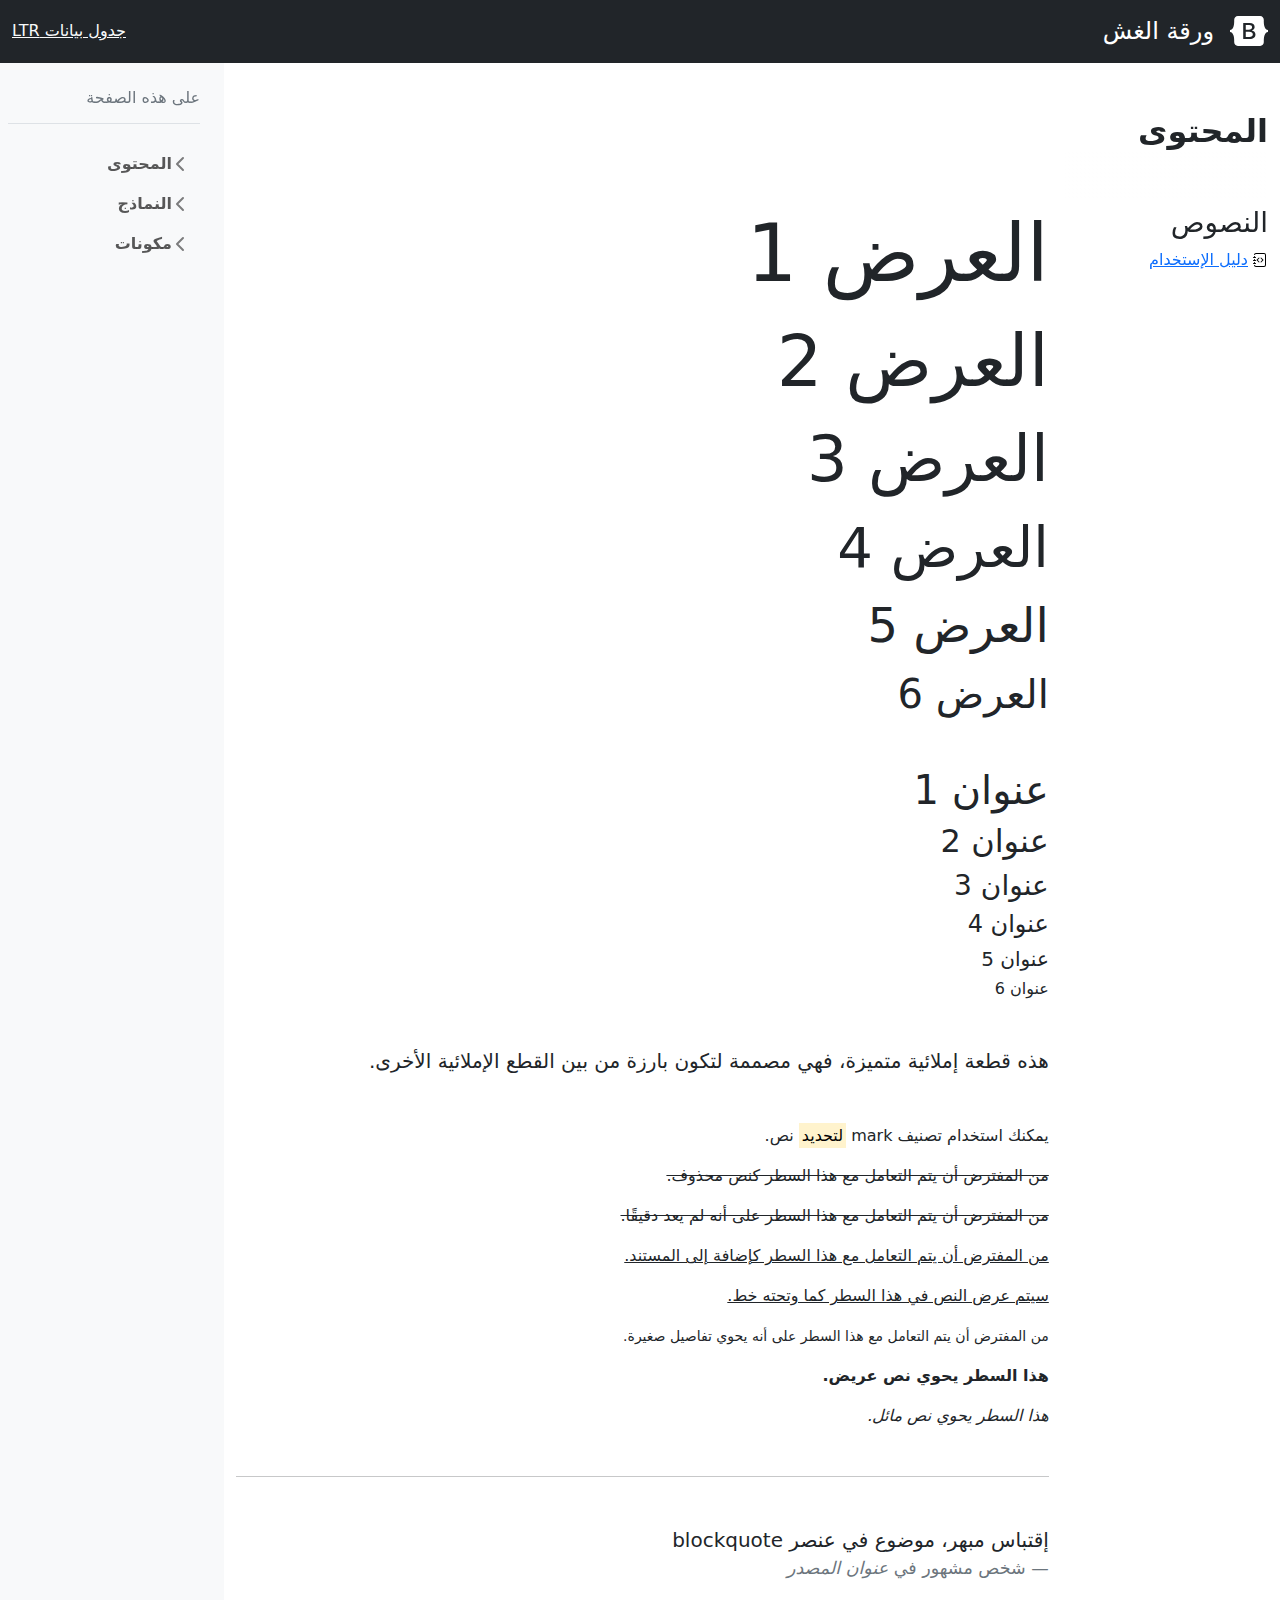
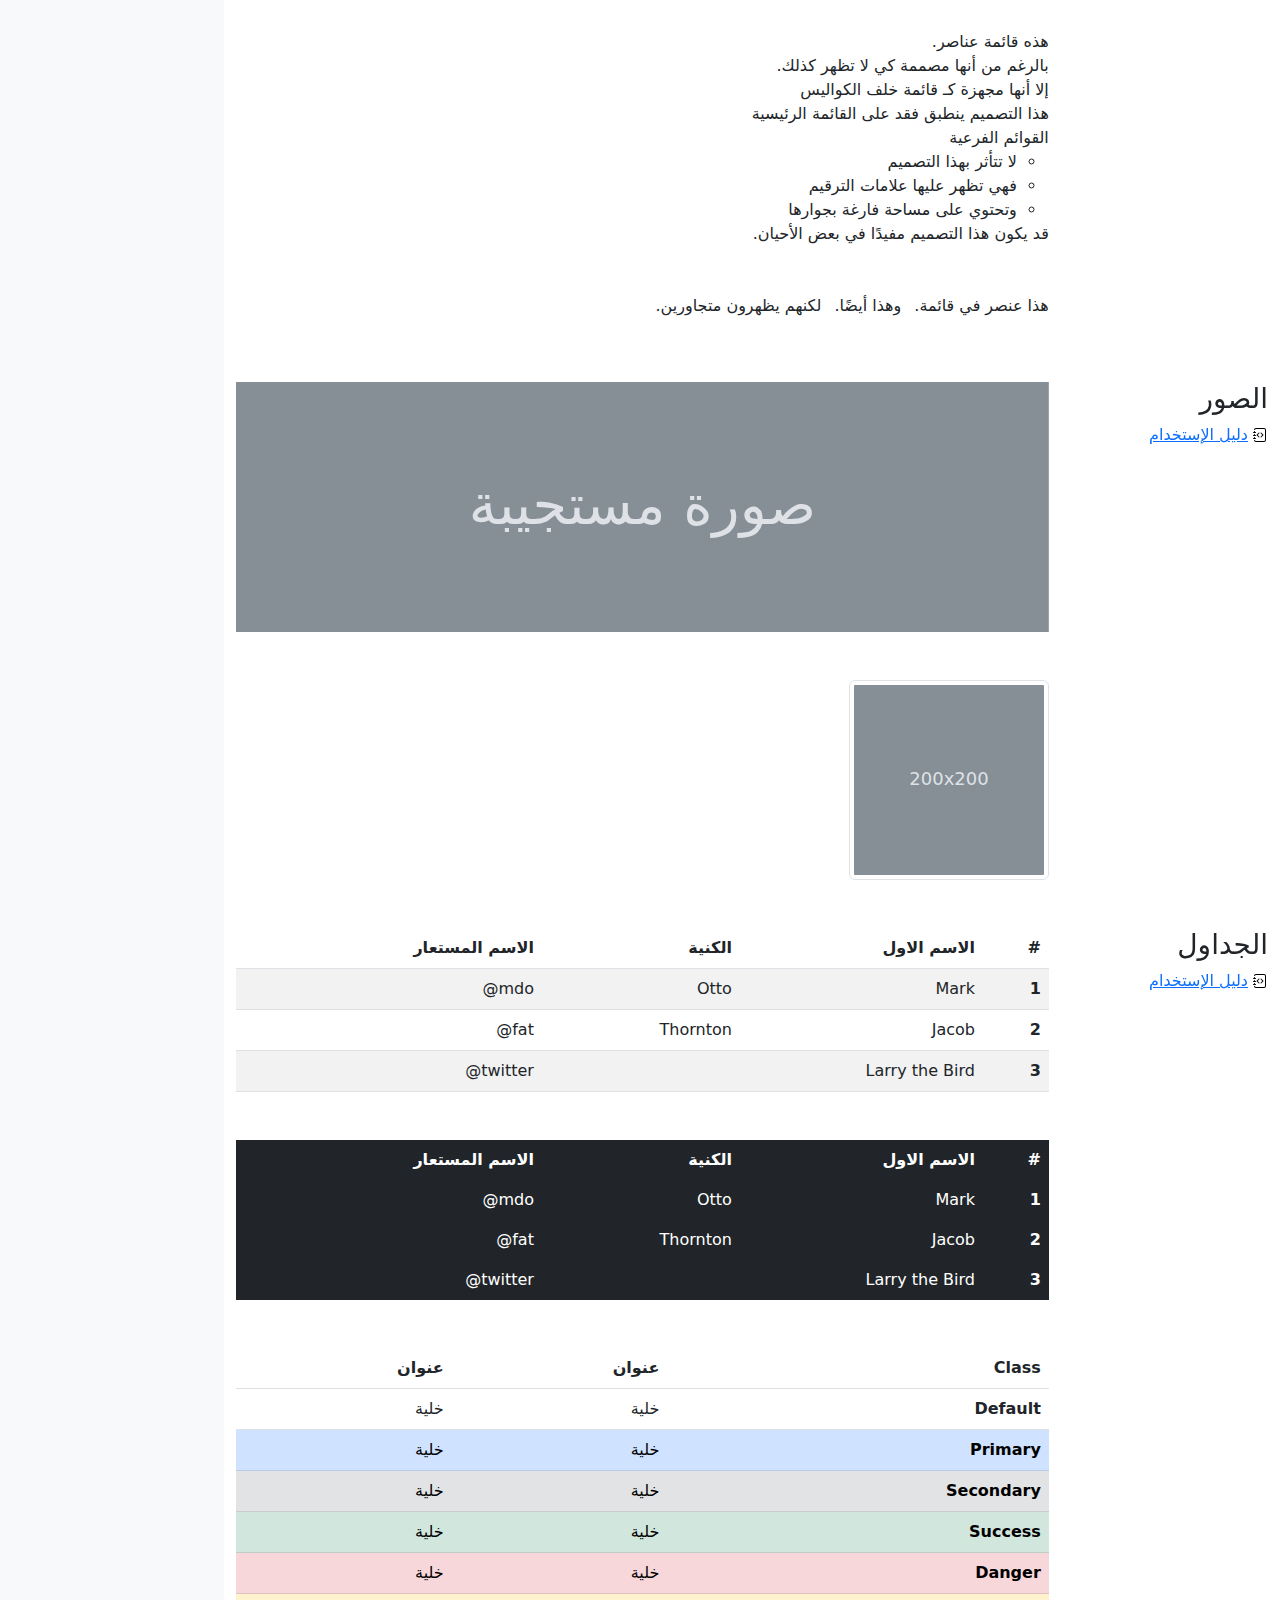
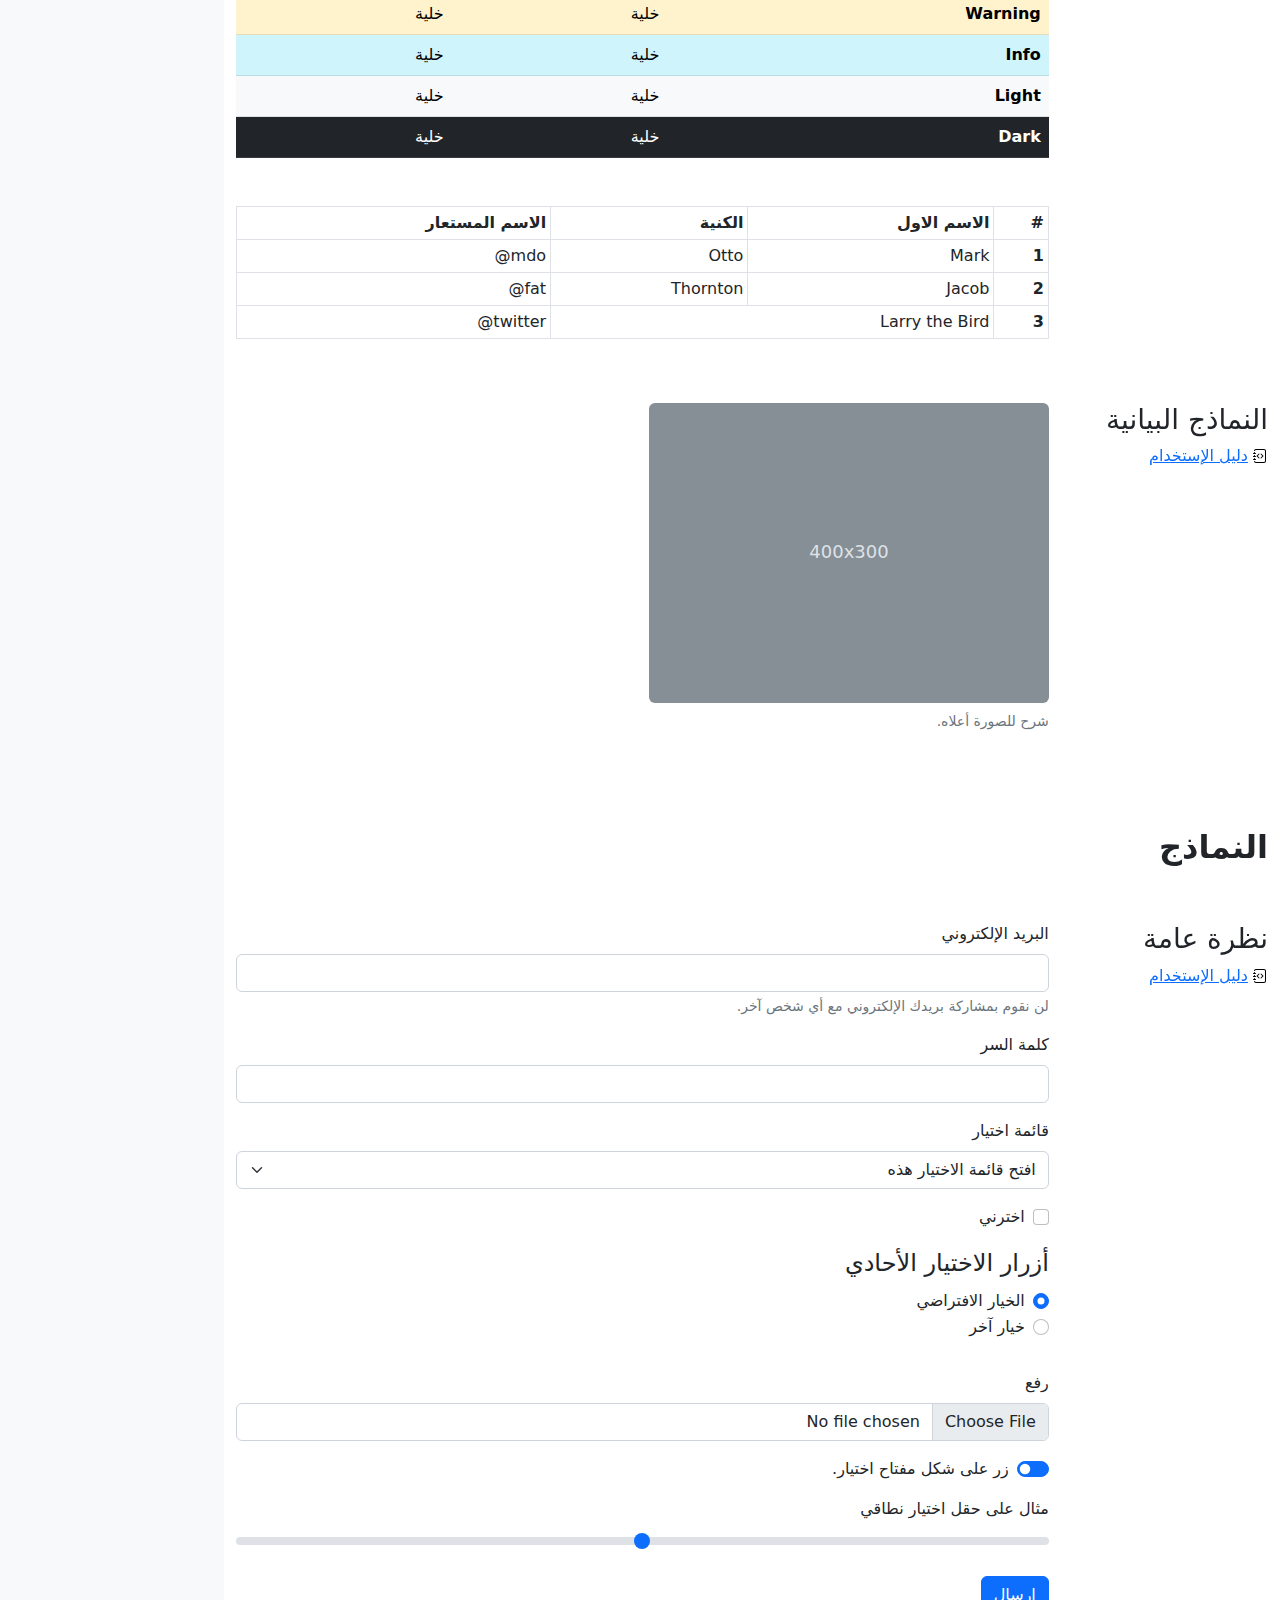
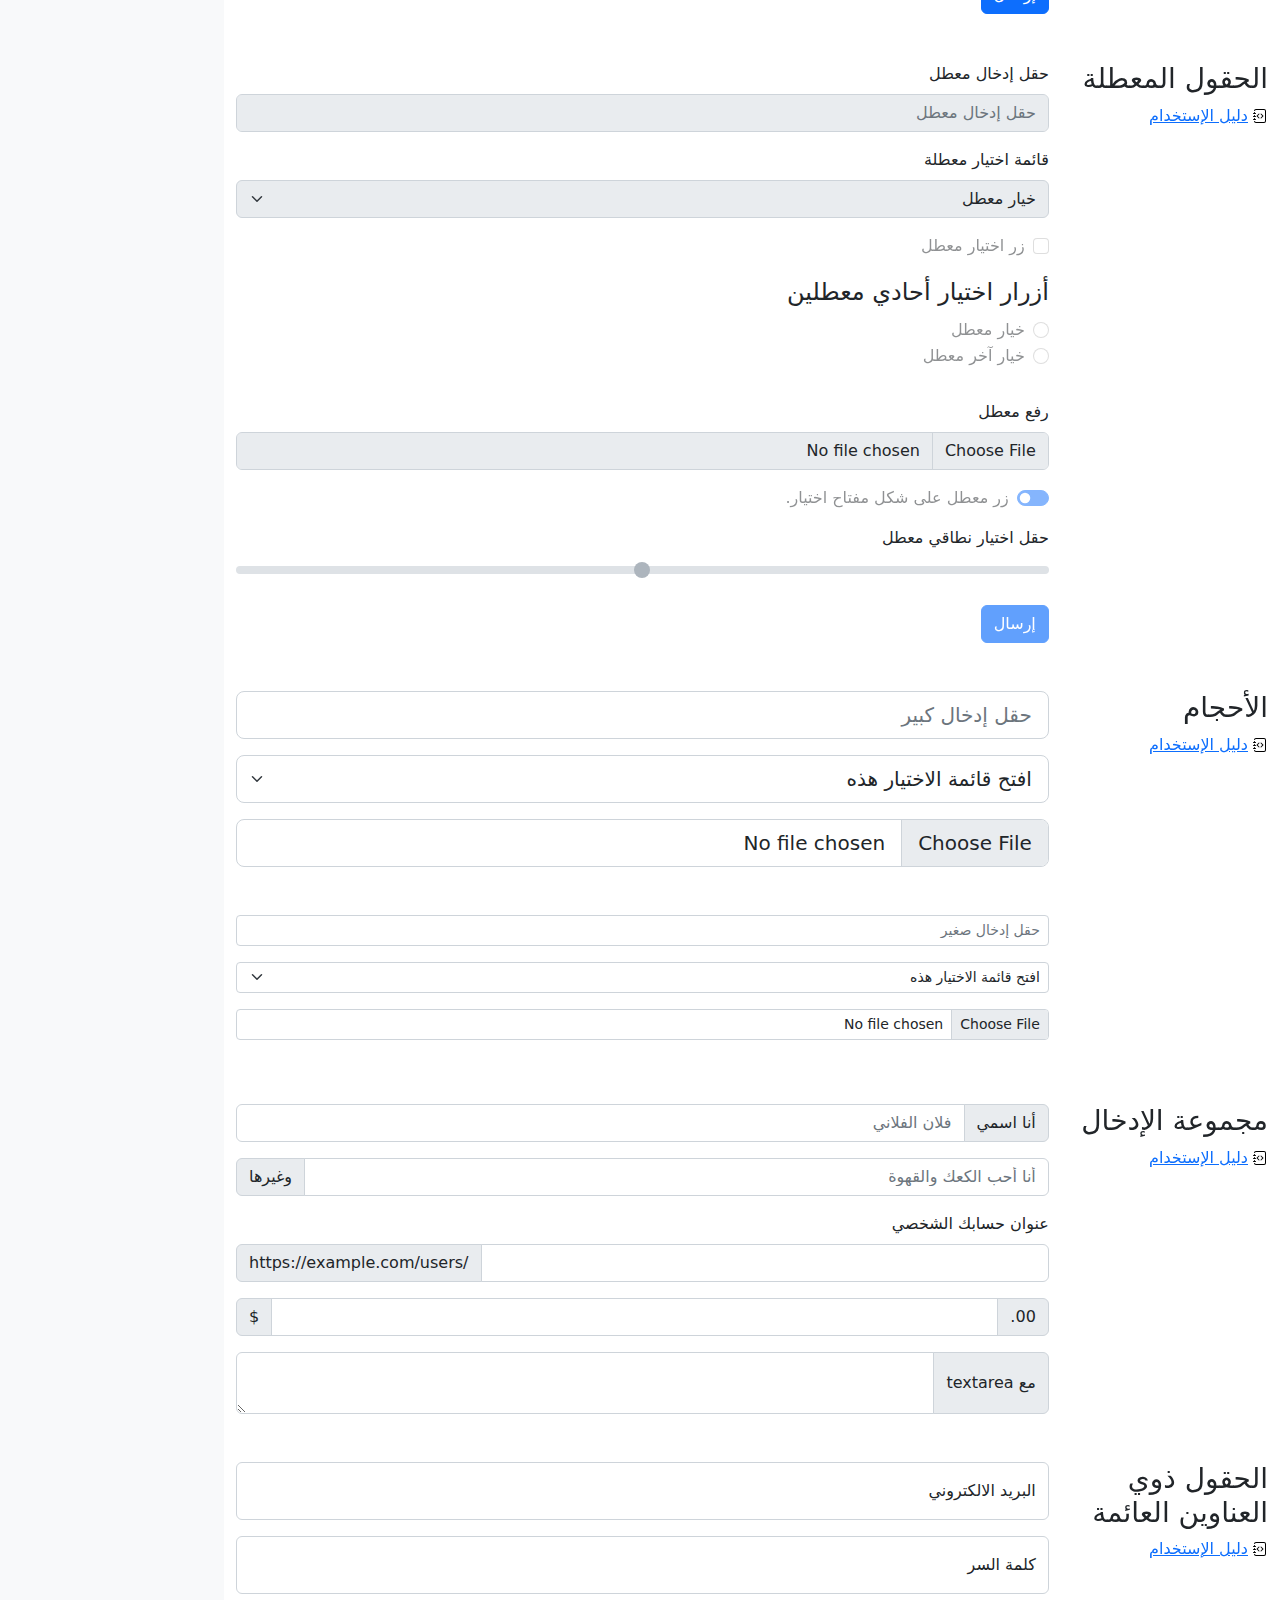
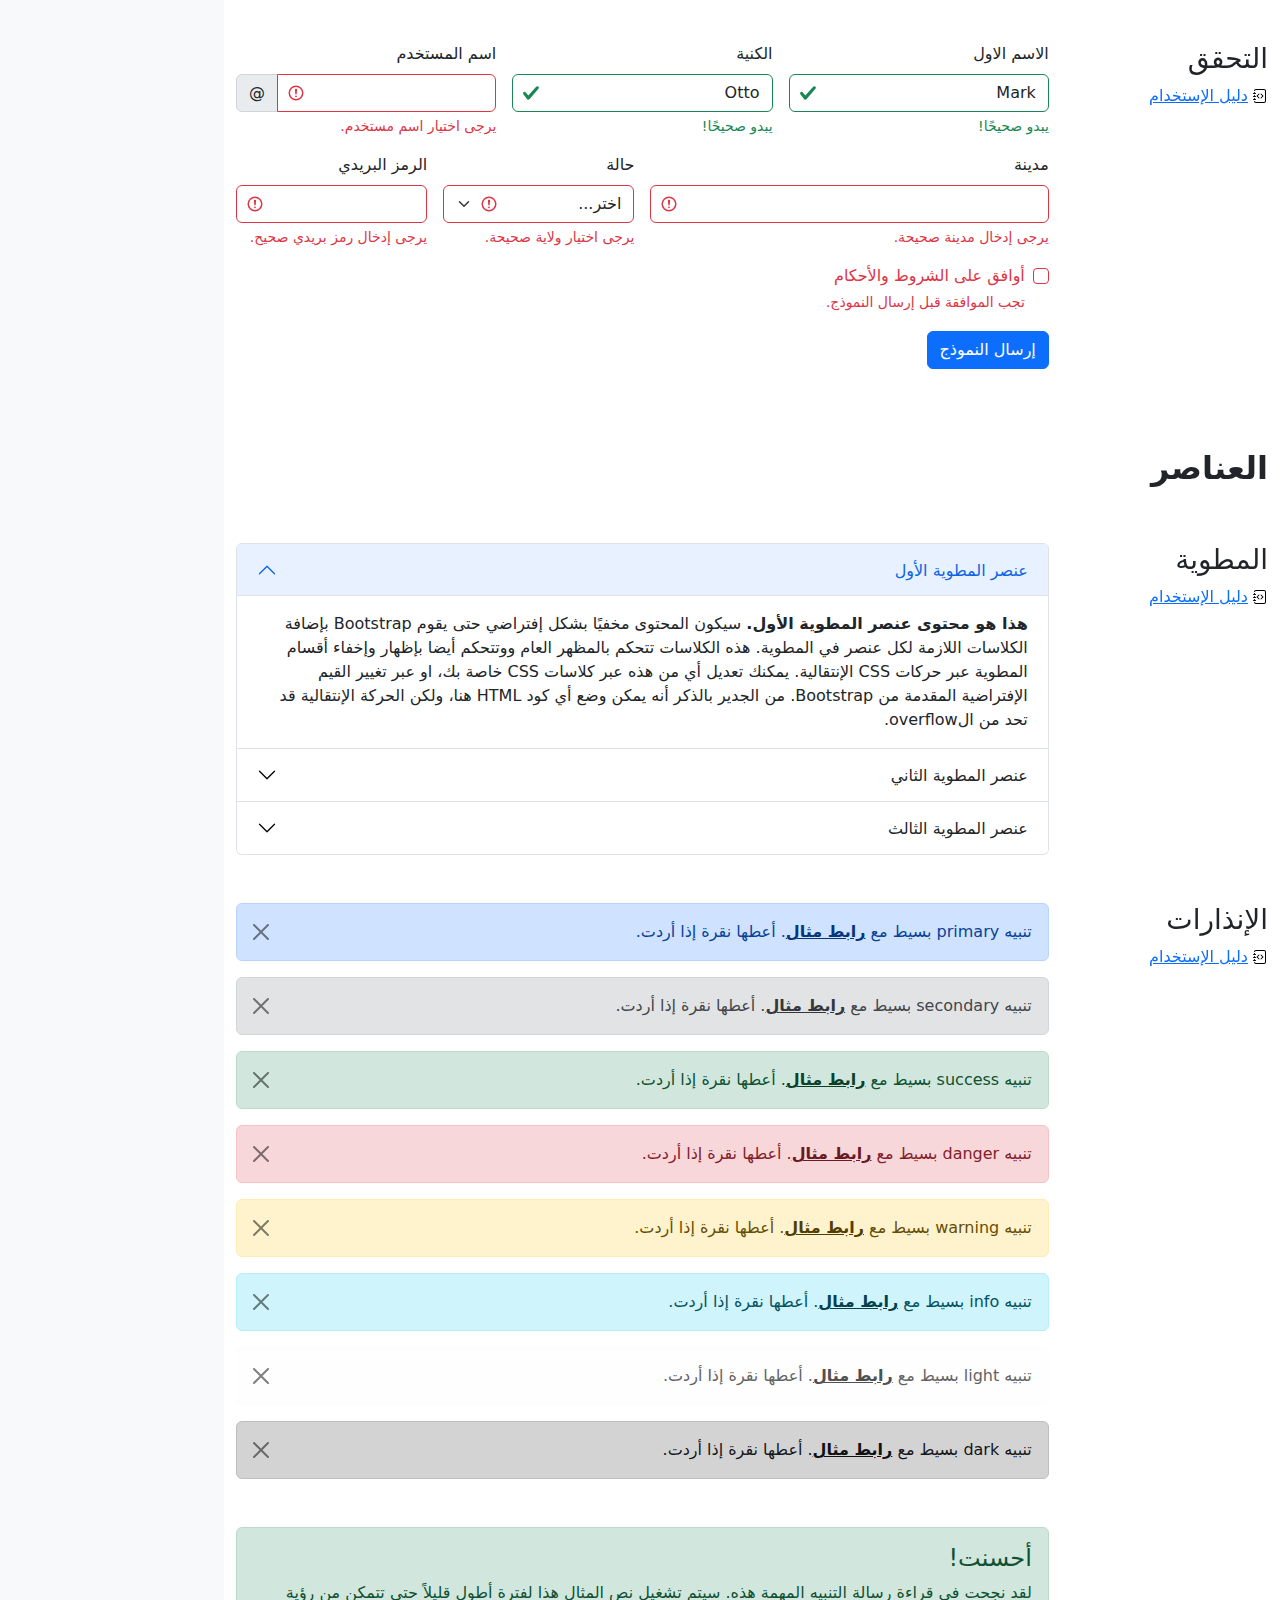
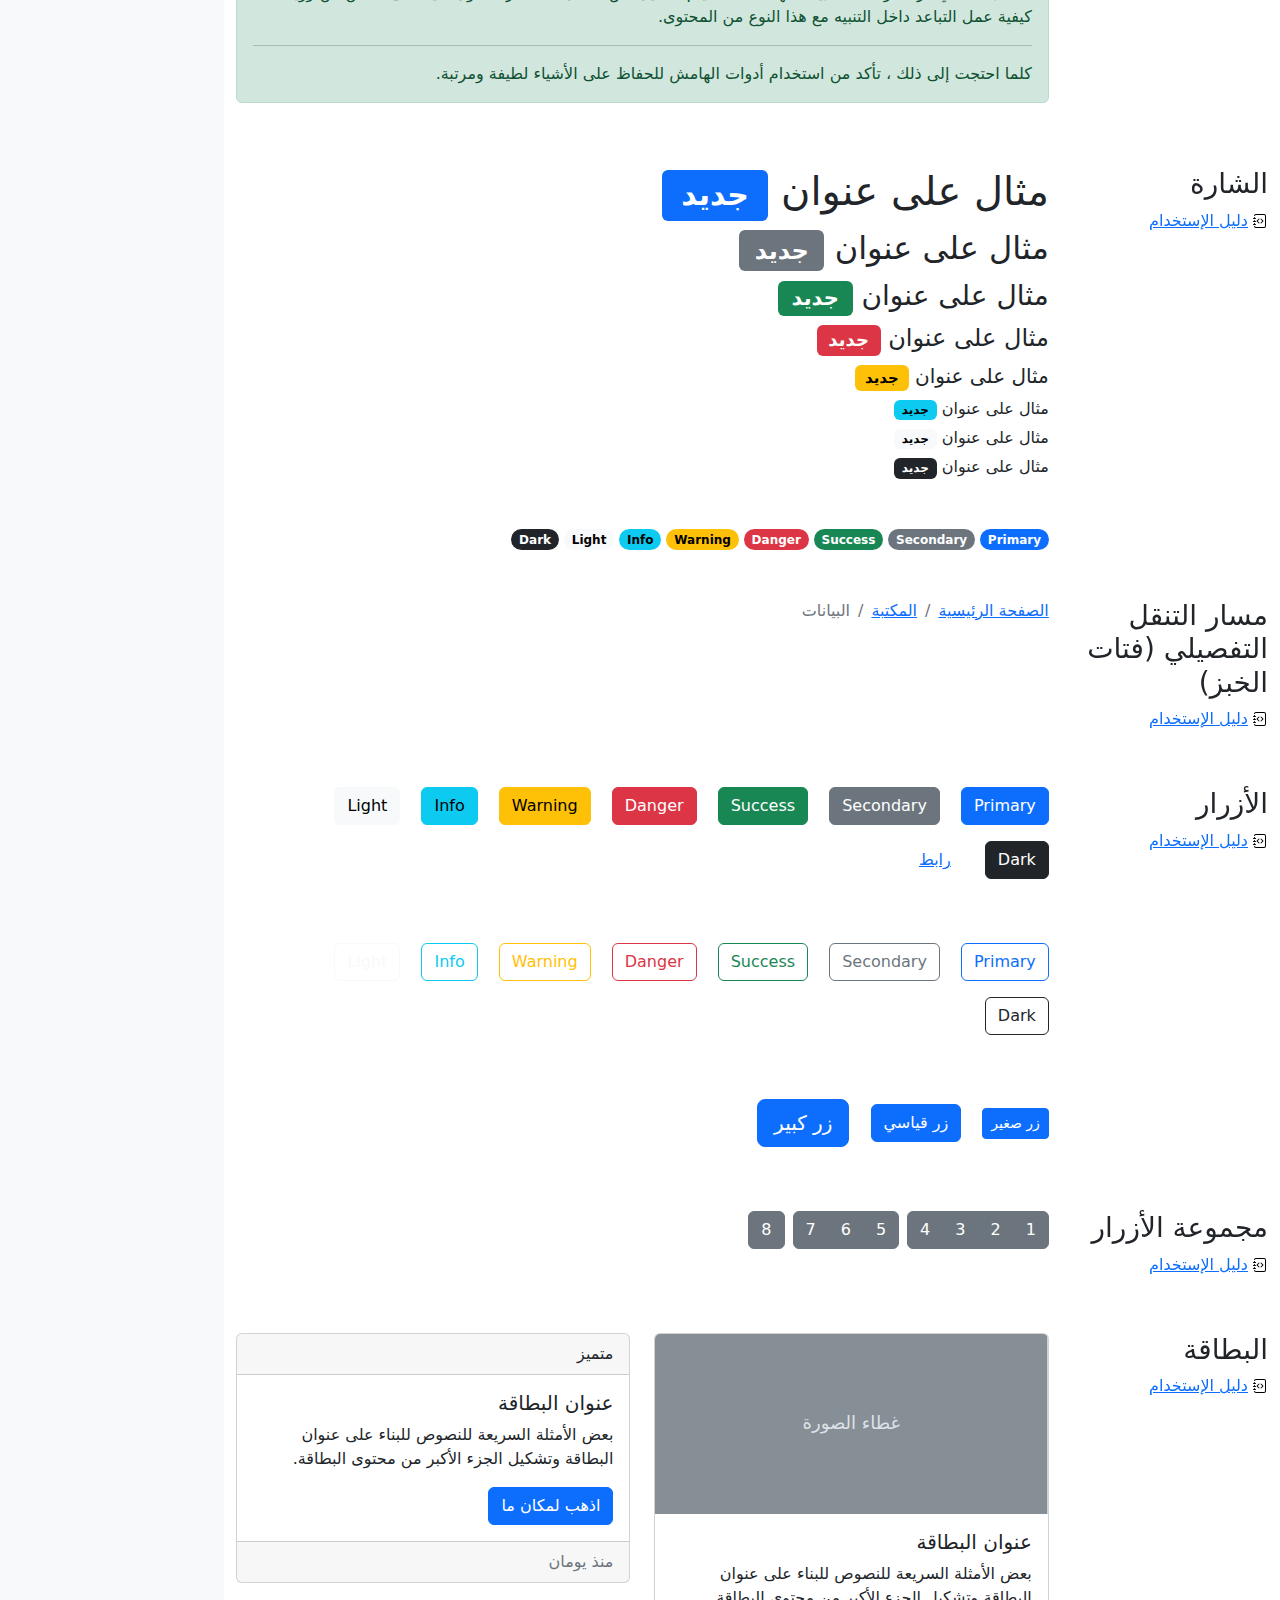
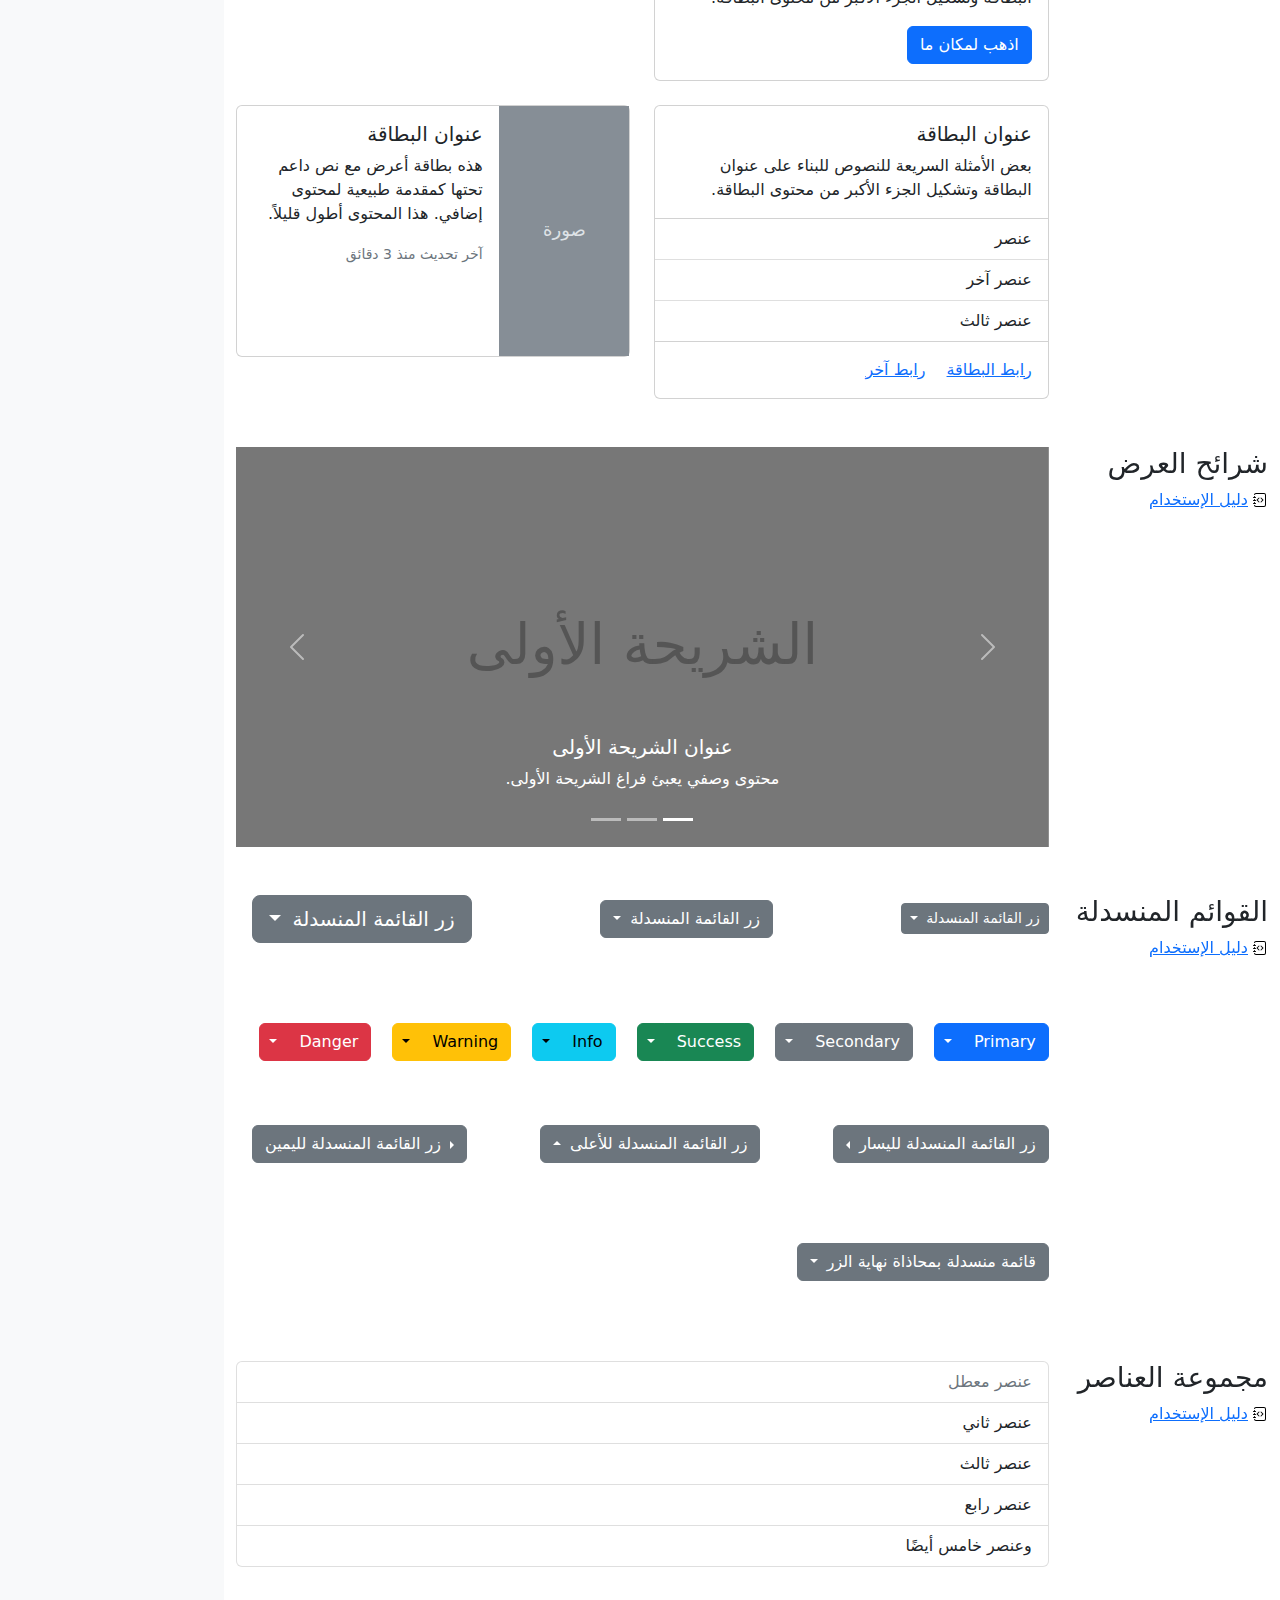
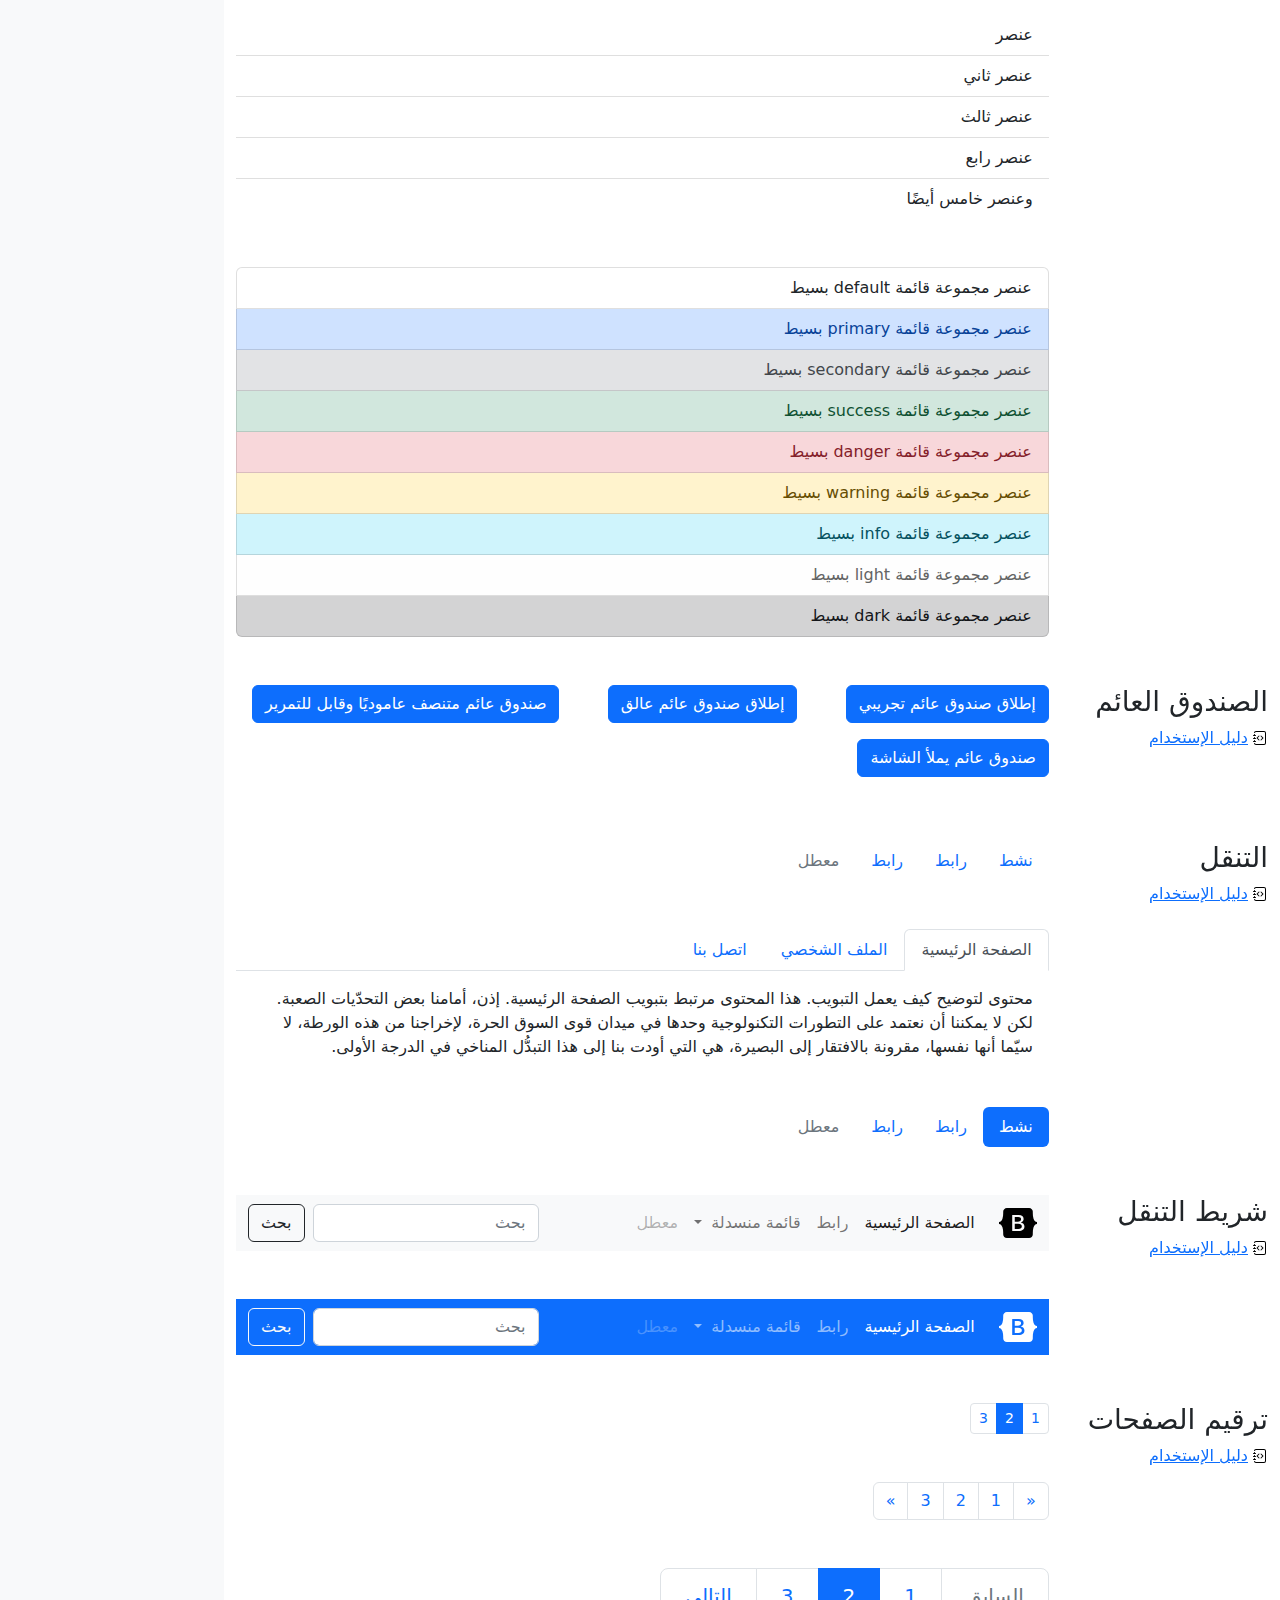
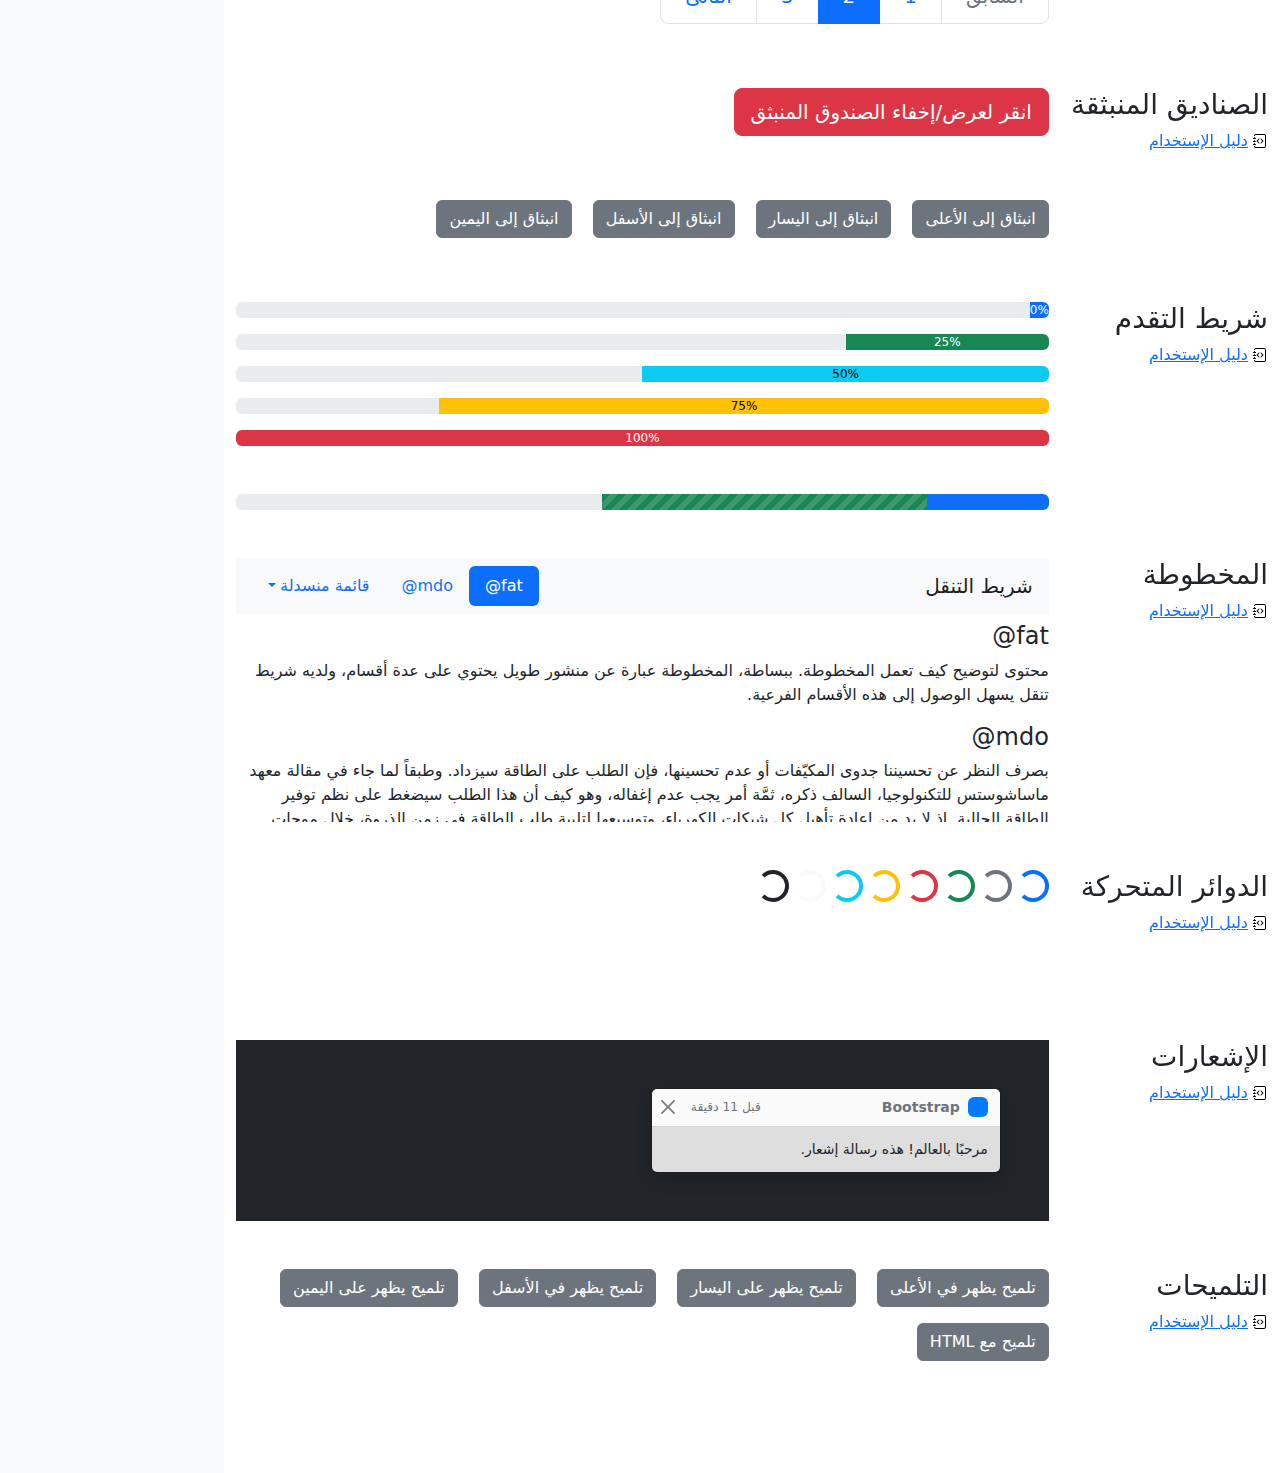
<file: V1.4 Bootstrap/bootstrap-5.2.1-examples/cheatsheet-rtl/index.html>
<!doctype html>
<html lang="ar" dir="rtl">
  <head>
    <meta charset="utf-8">
    <meta name="viewport" content="width=device-width, initial-scale=1">
    <meta name="description" content="">
    <meta name="author" content="Mark Otto, Jacob Thornton, and Bootstrap contributors">
    <meta name="generator" content="Hugo 0.101.0">
    <title>ورقة الغش · Bootstrap v5.2</title>

    <link rel="canonical" href="https://getbootstrap.com/docs/5.2/examples/cheatsheet-rtl/">

    

    

<link href="../assets/dist/css/bootstrap.rtl.min.css" rel="stylesheet">

    <style>
      .bd-placeholder-img {
        font-size: 1.125rem;
        text-anchor: middle;
        -webkit-user-select: none;
        -moz-user-select: none;
        user-select: none;
      }

      @media (min-width: 768px) {
        .bd-placeholder-img-lg {
          font-size: 3.5rem;
        }
      }

      .b-example-divider {
        height: 3rem;
        background-color: rgba(0, 0, 0, .1);
        border: solid rgba(0, 0, 0, .15);
        border-width: 1px 0;
        box-shadow: inset 0 .5em 1.5em rgba(0, 0, 0, .1), inset 0 .125em .5em rgba(0, 0, 0, .15);
      }

      .b-example-vr {
        flex-shrink: 0;
        width: 1.5rem;
        height: 100vh;
      }

      .bi {
        vertical-align: -.125em;
        fill: currentColor;
      }

      .nav-scroller {
        position: relative;
        z-index: 2;
        height: 2.75rem;
        overflow-y: hidden;
      }

      .nav-scroller .nav {
        display: flex;
        flex-wrap: nowrap;
        padding-bottom: 1rem;
        margin-top: -1px;
        overflow-x: auto;
        text-align: center;
        white-space: nowrap;
        -webkit-overflow-scrolling: touch;
      }
    </style>

    
    <!-- Custom styles for this template -->
    <link href="../cheatsheet/cheatsheet.rtl.css" rel="stylesheet">
  </head>
  <body class="bg-light">
    
<header class="bd-header bg-dark py-3 d-flex align-items-stretch border-bottom border-dark">
  <div class="container-fluid d-flex align-items-center">
    <h1 class="d-flex align-items-center fs-4 text-white mb-0">
      <img src="../assets/brand/bootstrap-logo-white.svg" width="38" height="30" class="me-3" alt="Bootstrap">
      ورقة الغش
    </h1>
    <a href="../examples/cheatsheet/" class="ms-auto link-light" hreflang="en">جدول بيانات LTR</a>
  </div>
</header>
<aside class="bd-aside sticky-xl-top text-muted align-self-start mb-3 mb-xl-5 px-2">
  <h2 class="h6 pt-4 pb-3 mb-4 border-bottom">على هذه الصفحة</h2>
  <nav class="small" id="toc">
    <ul class="list-unstyled">
      <li class="my-2">
        <button class="btn d-inline-flex align-items-center collapsed border-0" data-bs-toggle="collapse" aria-expanded="false" data-bs-target="#contents-collapse" aria-controls="contents-collapse">المحتوى</button>
        <ul class="list-unstyled ps-3 collapse" id="contents-collapse">
          <li><a class="d-inline-flex align-items-center rounded text-decoration-none" href="#typography">النصوص</a></li>
          <li><a class="d-inline-flex align-items-center rounded text-decoration-none" href="#images">الصور</a></li>
          <li><a class="d-inline-flex align-items-center rounded text-decoration-none" href="#tables">الجداول</a></li>
          <li><a class="d-inline-flex align-items-center rounded text-decoration-none" href="#figures">النماذج البيانية</a></li>
        </ul>
      </li>
      <li class="my-2">
        <button class="btn d-inline-flex align-items-center collapsed border-0" data-bs-toggle="collapse" aria-expanded="false" data-bs-target="#forms-collapse" aria-controls="forms-collapse">النماذج</button>
        <ul class="list-unstyled ps-3 collapse" id="forms-collapse">
          <li><a class="d-inline-flex align-items-center rounded text-decoration-none" href="#overview">نظرة عامة</a></li>
          <li><a class="d-inline-flex align-items-center rounded text-decoration-none" href="#disabled-forms">الحقول المعطلة</a></li>
          <li><a class="d-inline-flex align-items-center rounded text-decoration-none" href="#sizing">الأحجام</a></li>
          <li><a class="d-inline-flex align-items-center rounded text-decoration-none" href="#input-group">مجموعة الإدخال</a></li>
          <li><a class="d-inline-flex align-items-center rounded text-decoration-none" href="#floating-labels">الحقول ذوي العناوين العائمة</a></li>
          <li><a class="d-inline-flex align-items-center rounded text-decoration-none" href="#validation">التحقق</a></li>
        </ul>
      </li>
      <li class="my-2">
        <button class="btn d-inline-flex align-items-center collapsed border-0" data-bs-toggle="collapse" aria-expanded="false" data-bs-target="#components-collapse" aria-controls="components-collapse">مكونات</button>
        <ul class="list-unstyled ps-3 collapse" id="components-collapse">
          <li><a class="d-inline-flex align-items-center rounded text-decoration-none" href="#accordion">المطوية</a></li>
          <li><a class="d-inline-flex align-items-center rounded text-decoration-none" href="#alerts">الإنذارات</a></li>
          <li><a class="d-inline-flex align-items-center rounded text-decoration-none" href="#badge">الشارة</a></li>
          <li><a class="d-inline-flex align-items-center rounded text-decoration-none" href="#breadcrumb">مسار التنقل التفصيلي</a></li>
          <li><a class="d-inline-flex align-items-center rounded text-decoration-none" href="#buttons">الأزرار</a></li>
          <li><a class="d-inline-flex align-items-center rounded text-decoration-none" href="#button-group">مجموعة الأزرار</a></li>
          <li><a class="d-inline-flex align-items-center rounded text-decoration-none" href="#card">البطاقة</a></li>
          <li><a class="d-inline-flex align-items-center rounded text-decoration-none" href="#carousel">شرائح العرض</a></li>
          <li><a class="d-inline-flex align-items-center rounded text-decoration-none" href="#dropdowns">القوائم المنسدلة</a></li>
          <li><a class="d-inline-flex align-items-center rounded text-decoration-none" href="#list-group">مجموعة العناصر</a></li>
          <li><a class="d-inline-flex align-items-center rounded text-decoration-none" href="#modal">الصندوق العائم</a></li>
          <li><a class="d-inline-flex align-items-center rounded text-decoration-none" href="#navs">التنقل</a></li>
          <li><a class="d-inline-flex align-items-center rounded text-decoration-none" href="#navbar">شريط التنقل</a></li>
          <li><a class="d-inline-flex align-items-center rounded text-decoration-none" href="#pagination">ترقيم الصفحات</a></li>
          <li><a class="d-inline-flex align-items-center rounded text-decoration-none" href="#popovers">الصناديق المنبثقة</a></li>
          <li><a class="d-inline-flex align-items-center rounded text-decoration-none" href="#progress">شريط التقدم</a></li>
          <li><a class="d-inline-flex align-items-center rounded text-decoration-none" href="#scrollspy">المخطوطة</a></li>
          <li><a class="d-inline-flex align-items-center rounded text-decoration-none" href="#spinners">الدوائر المتحركة</a></li>
          <li><a class="d-inline-flex align-items-center rounded text-decoration-none" href="#toasts">الإشعارات</a></li>
          <li><a class="d-inline-flex align-items-center rounded text-decoration-none" href="#tooltips">التلميحات</a></li>
        </ul>
      </li>
    </ul>
  </nav>
</aside>
<div class="bd-cheatsheet container-fluid bg-body">
  <section id="content">
    <h2 class="sticky-xl-top fw-bold pt-3 pt-xl-5 pb-2 pb-xl-3">المحتوى</h2>

    <article class="my-3" id="typography">
      <div class="bd-heading sticky-xl-top align-self-start mt-5 mb-3 mt-xl-0 mb-xl-2">
        <h3>النصوص</h3>
        <a class="d-flex align-items-center" hreflang="en" href="../content/typography/">دليل الإستخدام</a>
      </div>

      <div>
        <div class="bd-example-snippet bd-code-snippet"><div class="bd-example">
        <p class="display-1">العرض 1</p>
        <p class="display-2">العرض 2</p>
        <p class="display-3">العرض 3</p>
        <p class="display-4">العرض 4</p>
        <p class="display-5">العرض 5</p>
        <p class="display-6">العرض 6</p>
        </div></div>


        <div class="bd-example-snippet bd-code-snippet"><div class="bd-example">
        <p class="h1">عنوان 1</p>
        <p class="h2">عنوان 2</p>
        <p class="h3">عنوان 3</p>
        <p class="h4">عنوان 4</p>
        <p class="h5">عنوان 5</p>
        <p class="h6">عنوان 6</p>
        </div></div>


        <div class="bd-example-snippet bd-code-snippet"><div class="bd-example">
        <p class="lead">
          هذه قطعة إملائية متميزة، فهي مصممة لتكون بارزة من بين القطع الإملائية الأخرى.
        </p>
        </div></div>


        <div class="bd-example-snippet bd-code-snippet"><div class="bd-example">
        <p>يمكنك استخدام تصنيف mark <mark>لتحديد</mark> نص.</p>
        <p><del>من المفترض أن يتم التعامل مع هذا السطر كنص محذوف.</del></p>
        <p><s>من المفترض أن يتم التعامل مع هذا السطر على أنه لم يعد دقيقًا.</s></p>
        <p><ins>من المفترض أن يتم التعامل مع هذا السطر كإضافة إلى المستند.</ins></p>
        <p><u>سيتم عرض النص في هذا السطر كما وتحته خط.</u></p>
        <p><small>من المفترض أن يتم التعامل مع هذا السطر على أنه يحوي تفاصيل صغيرة.</small></p>
        <p><strong>هذا السطر يحوي نص عريض.</strong></p>
        <p><em>هذا السطر يحوي نص مائل.</em></p>
        </div></div>


        <div class="bd-example-snippet bd-code-snippet"><div class="bd-example">
        <hr>
        </div></div>


        <div class="bd-example-snippet bd-code-snippet"><div class="bd-example">
        <blockquote class="blockquote">
          <p>إقتباس مبهر، موضوع في عنصر blockquote</p>
          <footer class="blockquote-footer">شخص مشهور في <cite title= "عنوان المصدر"> عنوان المصدر </cite></footer>
        </blockquote>
        </div></div>


        <div class="bd-example-snippet bd-code-snippet"><div class="bd-example">
        <ul class="list-unstyled">
          <li>هذه قائمة عناصر.</li>
          <li>بالرغم من أنها مصممة كي لا تظهر كذلك.</li>
          <li>إلا أنها مجهزة كـ قائمة خلف الكواليس</li>
          <li>هذا التصميم ينطبق فقد على القائمة الرئيسية</li>
          <li>القوائم الفرعية
            <ul>
              <li>لا تتأثر بهذا التصميم</li>
              <li>فهي تظهر عليها علامات الترقيم</li>
              <li>وتحتوي على مساحة فارغة بجوارها</li>
            </ul>
          </li>
          <li>قد يكون هذا التصميم مفيدًا في بعض الأحيان.</li>
        </ul>
        </div></div>


        <div class="bd-example-snippet bd-code-snippet"><div class="bd-example">
        <ul class="list-inline">
          <li class="list-inline-item">هذا عنصر في قائمة.</li>
          <li class="list-inline-item">وهذا أيضًا.</li>
          <li class="list-inline-item">لكنهم يظهرون متجاورين.</li>
        </ul>
        </div></div>

      </div>
    </article>
    <article class="my-3" id="images">
      <div class="bd-heading sticky-xl-top align-self-start mt-5 mb-3 mt-xl-0 mb-xl-2">
        <h3>الصور</h3>
        <a class="d-flex align-items-center" hreflang="en" href="../content/images/">دليل الإستخدام</a>
      </div>

      <div>
        <div class="bd-example-snippet bd-code-snippet"><div class="bd-example">
        <svg class="bd-placeholder-img bd-placeholder-img-lg img-fluid" width="100%" height="250" xmlns="http://www.w3.org/2000/svg" role="img" aria-label="Placeholder: صورة مستجيبة" preserveAspectRatio="xMidYMid slice" focusable="false"><title>Placeholder</title><rect width="100%" height="100%" fill="#868e96"/><text x="50%" y="50%" fill="#dee2e6" dy=".3em">صورة مستجيبة</text></svg>

        </div></div>


        <div class="bd-example-snippet bd-code-snippet"><div class="bd-example">
        <svg class="bd-placeholder-img img-thumbnail" width="200" height="200" xmlns="http://www.w3.org/2000/svg" role="img" aria-label="صورة عنصر نائب مربع عام مع حدود بيضاء حولها ، مما يجعلها تشبه صورة تم التقاطها بكاميرا فورية قديمة: 200x200" preserveAspectRatio="xMidYMid slice" focusable="false"><title>صورة عنصر نائب مربع عام مع حدود بيضاء حولها ، مما يجعلها تشبه صورة تم التقاطها بكاميرا فورية قديمة</title><rect width="100%" height="100%" fill="#868e96"/><text x="50%" y="50%" fill="#dee2e6" dy=".3em">200x200</text></svg>

        </div></div>

      </div>
    </article>
    <article class="my-3" id="tables">
      <div class="bd-heading sticky-xl-top align-self-start mt-5 mb-3 mt-xl-0 mb-xl-2">
        <h3>الجداول</h3>
        <a class="d-flex align-items-center" hreflang="en" href="../content/tables/">دليل الإستخدام</a>
      </div>

      <div>
        <div class="bd-example-snippet bd-code-snippet"><div class="bd-example">
        <table class="table table-striped">
          <thead>
          <tr>
            <th scope="col">#</th>
            <th scope="col">الاسم الاول</th>
            <th scope="col">الكنية</th>
            <th scope="col">الاسم المستعار</th>
          </tr>
          </thead>
          <tbody>
          <tr>
            <th scope="row">1</th>
            <td>Mark</td>
            <td>Otto</td>
            <td><bdo lang="en" dir="ltr">@mdo</bdo></td>
          </tr>
          <tr>
            <th scope="row">2</th>
            <td>Jacob</td>
            <td>Thornton</td>
            <td><bdo lang="en" dir="ltr">@fat</bdo></td>
          </tr>
          <tr>
            <th scope="row">3</th>
            <td colspan="2">Larry the Bird</td>
            <td><bdo lang="en" dir="ltr">@twitter</bdo></td>
          </tr>
          </tbody>
        </table>
        </div></div>


        <div class="bd-example-snippet bd-code-snippet"><div class="bd-example">
        <table class="table table-dark table-borderless">
          <thead>
          <tr>
            <th scope="col">#</th>
            <th scope="col">الاسم الاول</th>
            <th scope="col">الكنية</th>
            <th scope="col">الاسم المستعار</th>
          </tr>
          </thead>
          <tbody>
          <tr>
            <th scope="row">1</th>
            <td>Mark</td>
            <td>Otto</td>
            <td><bdo lang="en" dir="ltr">@mdo</bdo></td>
          </tr>
          <tr>
            <th scope="row">2</th>
            <td>Jacob</td>
            <td>Thornton</td>
            <td><bdo lang="en" dir="ltr">@fat</bdo></td>
          </tr>
          <tr>
            <th scope="row">3</th>
            <td colspan="2">Larry the Bird</td>
            <td><bdo lang="en" dir="ltr">@twitter</bdo></td>
          </tr>
          </tbody>
        </table>
        </div></div>


        <div class="bd-example-snippet bd-code-snippet"><div class="bd-example">
        <table class="table table-hover">
          <thead>
          <tr>
            <th scope="col">Class</th>
            <th scope="col">عنوان</th>
            <th scope="col">عنوان</th>
          </tr>
          </thead>
          <tbody>
          <tr>
            <th scope="row">Default</th>
            <td>خلية</td>
            <td>خلية</td>
          </tr>
          
          <tr class="table-primary">
            <th scope="row">Primary</th>
            <td>خلية</td>
            <td>خلية</td>
          </tr>
          <tr class="table-secondary">
            <th scope="row">Secondary</th>
            <td>خلية</td>
            <td>خلية</td>
          </tr>
          <tr class="table-success">
            <th scope="row">Success</th>
            <td>خلية</td>
            <td>خلية</td>
          </tr>
          <tr class="table-danger">
            <th scope="row">Danger</th>
            <td>خلية</td>
            <td>خلية</td>
          </tr>
          <tr class="table-warning">
            <th scope="row">Warning</th>
            <td>خلية</td>
            <td>خلية</td>
          </tr>
          <tr class="table-info">
            <th scope="row">Info</th>
            <td>خلية</td>
            <td>خلية</td>
          </tr>
          <tr class="table-light">
            <th scope="row">Light</th>
            <td>خلية</td>
            <td>خلية</td>
          </tr>
          <tr class="table-dark">
            <th scope="row">Dark</th>
            <td>خلية</td>
            <td>خلية</td>
          </tr>
          </tbody>
        </table>
        </div></div>


        <div class="bd-example-snippet bd-code-snippet"><div class="bd-example">
        <table class="table table-sm table-bordered">
          <thead>
          <tr>
            <th scope="col">#</th>
            <th scope="col">الاسم الاول</th>
            <th scope="col">الكنية</th>
            <th scope="col">الاسم المستعار</th>
          </tr>
          </thead>
          <tbody>
          <tr>
            <th scope="row">1</th>
            <td>Mark</td>
            <td>Otto</td>
            <td><bdo lang="en" dir="ltr">@mdo</bdo></td>
          </tr>
          <tr>
            <th scope="row">2</th>
            <td>Jacob</td>
            <td>Thornton</td>
            <td><bdo lang="en" dir="ltr">@fat</bdo></td>
          </tr>
          <tr>
            <th scope="row">3</th>
            <td colspan="2">Larry the Bird</td>
            <td><bdo lang="en" dir="ltr">@twitter</bdo></td>
          </tr>
          </tbody>
        </table>
        </div></div>

      </div>
    </article>
    <article class="my-3" id="figures">
      <div class="bd-heading sticky-xl-top align-self-start mt-5 mb-3 mt-xl-0 mb-xl-2">
        <h3>النماذج البيانية</h3>
        <a class="d-flex align-items-center" hreflang="en" href="../content/figures/">دليل الإستخدام</a>
      </div>

      <div>
        <div class="bd-example-snippet bd-code-snippet"><div class="bd-example">
        <figure class="figure">
          <svg class="bd-placeholder-img figure-img img-fluid rounded" width="400" height="300" xmlns="http://www.w3.org/2000/svg" role="img" aria-label="Placeholder: 400x300" preserveAspectRatio="xMidYMid slice" focusable="false"><title>Placeholder</title><rect width="100%" height="100%" fill="#868e96"/><text x="50%" y="50%" fill="#dee2e6" dy=".3em">400x300</text></svg>

          <figcaption class="figure-caption">شرح للصورة أعلاه.</figcaption>
        </figure>
        </div></div>

      </div>
    </article>
  </section>

  <section id="forms">
    <h2 class="sticky-xl-top fw-bold pt-3 pt-xl-5 pb-2 pb-xl-3">النماذج</h2>

    <article class="my-3" id="overview">
      <div class="bd-heading sticky-xl-top align-self-start mt-5 mb-3 mt-xl-0 mb-xl-2">
        <h3>نظرة عامة</h3>
        <a class="d-flex align-items-center" hreflang="en" href="../forms/overview/">دليل الإستخدام</a>
      </div>

      <div>
        <div class="bd-example-snippet bd-code-snippet"><div class="bd-example">
        <form>
          <div class="mb-3">
            <label for="exampleInputEmail1" class="form-label">البريد الإلكتروني</label>
            <input type="email" class="form-control" id="exampleInputEmail1" aria-describedby="emailHelp">
            <div id="emailHelp" class="form-text">لن نقوم بمشاركة بريدك الإلكتروني مع أي شخص آخر.</div>
          </div>
          <div class="mb-3">
            <label for="exampleInputPassword1" class="form-label">كلمة السر</label>
            <input type="password" class="form-control" id="exampleInputPassword1">
          </div>
          <div class="mb-3">
            <label for="exampleSelect" class="form-label">قائمة اختيار</label>
            <select class="form-select" id="exampleSelect">
              <option selected>افتح قائمة الاختيار هذه</option>
              <option value="1">واحد</option>
              <option value="2">اثنان</option>
              <option value="3">ثلاثة</option>
            </select>
          </div>
          <div class="mb-3 form-check">
            <input type="checkbox" class="form-check-input" id="exampleCheck1">
            <label class="form-check-label" for="exampleCheck1">اخترني</label>
          </div>
          <fieldset class="mb-3">
            <legend>أزرار الاختيار الأحادي</legend>
            <div class="form-check">
              <input type="radio" name="radios" class="form-check-input" id="exampleRadio1" checked>
              <label class="form-check-label" for="exampleRadio1">الخيار الافتراضي</label>
            </div>
            <div class="mb-3 form-check">
              <input type="radio" name="radios" class="form-check-input" id="exampleRadio2">
              <label class="form-check-label" for="exampleRadio2">خيار آخر</label>
            </div>
          </fieldset>
          <div class="mb-3">
            <label class="form-label" for="customFile">رفع</label>
            <input type="file" class="form-control" id="customFile">
          </div>
          <div class="mb-3 form-check form-switch">
            <input class="form-check-input" type="checkbox" role="switch" id="flexSwitchCheckChecked" checked>
            <label class="form-check-label" for="flexSwitchCheckChecked">زر على شكل مفتاح اختيار.</label>
          </div>
          <div class="mb-3">
            <label for="customRange3" class="form-label">مثال على حقل اختيار نطاقي</label>
            <input type="range" class="form-range" min="0" max="5" step="0.5" id="customRange3">
          </div>
          <button type="submit" class="btn btn-primary">إرسال</button>
        </form>
        </div></div>

      </div>
    </article>
    <article class="my-3" id="disabled-forms">
      <div class="bd-heading sticky-xl-top align-self-start mt-5 mb-3 mt-xl-0 mb-xl-2">
        <h3>الحقول المعطلة</h3>
        <a class="d-flex align-items-center" hreflang="en" href="../forms/overview/#disabled-forms">دليل الإستخدام</a>
      </div>

      <div>
        <div class="bd-example-snippet bd-code-snippet"><div class="bd-example">
        <form>
          <fieldset disabled aria-label="مثال على مجموعة الحقول المعطلة">
            <div class="mb-3">
              <label for="disabledTextInput" class="form-label">حقل إدخال معطل</label>
              <input type="text" id="disabledTextInput" class="form-control" placeholder="حقل إدخال معطل">
            </div>
            <div class="mb-3">
              <label for="disabledSelect" class="form-label">قائمة اختيار معطلة</label>
              <select id="disabledSelect" class="form-select">
                <option>خيار معطل</option>
              </select>
            </div>
            <div class="mb-3">
              <div class="form-check">
                <input class="form-check-input" type="checkbox" id="disabledFieldsetCheck" disabled>
                <label class="form-check-label" for="disabledFieldsetCheck">
                  زر اختيار معطل
                </label>
              </div>
            </div>
            <fieldset class="mb-3">
              <legend>أزرار اختيار أحادي معطلين</legend>
              <div class="form-check">
                <input type="radio" name="radios" class="form-check-input" id="disabledRadio1" disabled>
                <label class="form-check-label" for="disabledRadio1">خيار معطل</label>
              </div>
              <div class="mb-3 form-check">
                <input type="radio" name="radios" class="form-check-input" id="disabledRadio2" disabled>
                <label class="form-check-label" for="disabledRadio2">خيار آخر معطل</label>
              </div>
            </fieldset>
            <div class="mb-3">
              <label class="form-label" for="disabledCustomFile">رفع معطل</label>
              <input type="file" class="form-control" id="disabledCustomFile" disabled>
            </div>
            <div class="mb-3 form-check form-switch">
              <input class="form-check-input" type="checkbox" role="switch" id="disabledSwitchCheckChecked" checked disabled>
              <label class="form-check-label" for="disabledSwitchCheckChecked">زر معطل على شكل مفتاح اختيار.</label>
            </div>
            <div class="mb-3">
              <label for="disabledRange" class="form-label">حقل اختيار نطاقي معطل</label>
              <input type="range" class="form-range" min="0" max="5" step="0.5" id="disabledRange">
            </div>
            <button type="submit" class="btn btn-primary">إرسال</button>
          </fieldset>
        </form>
        </div></div>

      </div>
    </article>
    <article class="my-3" id="sizing">
      <div class="bd-heading sticky-xl-top align-self-start mt-5 mb-3 mt-xl-0 mb-xl-2">
        <h3>الأحجام</h3>
        <a class="d-flex align-items-center" hreflang="en" href="../forms/form-control/#sizing">دليل الإستخدام</a>
      </div>

      <div>
        <div class="bd-example-snippet bd-code-snippet"><div class="bd-example">
        <div class="mb-3">
          <input class="form-control form-control-lg" type="text" placeholder="حقل إدخال كبير" aria-label=".form-control-lg مثال">
        </div>
        <div class="mb-3">
          <select class="form-select form-select-lg" aria-label=".form-select-lg مثال">
            <option selected>افتح قائمة الاختيار هذه</option>
            <option value="1">واحد</option>
            <option value="2">اثنان</option>
            <option value="3">ثلاثة</option>
          </select>
        </div>
        <div class="mb-3">
          <input type="file" class="form-control form-control-lg" aria-label="مثال على إدخال ملف كبير">
        </div>
        </div></div>


        <div class="bd-example-snippet bd-code-snippet"><div class="bd-example">
        <div class="mb-3">
          <input class="form-control form-control-sm" type="text" placeholder="حقل إدخال صغير" aria-label=".form-control-sm مثال">
        </div>
        <div class="mb-3">
          <select class="form-select form-select-sm" aria-label=".form-select-sm مثال">
            <option selected>افتح قائمة الاختيار هذه</option>
            <option value="1">واحد</option>
            <option value="2">اثنان</option>
            <option value="3">ثلاثة</option>
          </select>
        </div>
        <div class="mb-3">
          <input type="file" class="form-control form-control-sm" aria-label="مثال على إدخال ملف صغير">
        </div>
        </div></div>

      </div>
    </article>
    <article class="my-3" id="input-group">
      <div class="bd-heading sticky-xl-top align-self-start mt-5 mb-3 mt-xl-0 mb-xl-2">
        <h3>مجموعة الإدخال</h3>
        <a class="d-flex align-items-center" hreflang="en" href="../forms/input-group/">دليل الإستخدام</a>
      </div>

      <div>
        <div class="bd-example-snippet bd-code-snippet"><div class="bd-example">
        <div class="input-group mb-3">
          <span class="input-group-text" id="basic-addon1">أنا اسمي</span>
          <input type="text" class="form-control" placeholder="فلان الفلاني" aria-label="الاسم" aria-describedby="basic-addon1">
        </div>
        <div class="input-group mb-3">
          <input type="text" class="form-control" placeholder="أنا أحب الكعك والقهوة" aria-label="الطعام المفضل" aria-describedby="basic-addon2">
          <span class="input-group-text" id="basic-addon2">وغيرها</span>
        </div>
        <label for="basic-url" class="form-label">عنوان حسابك الشخصي</label>
        <div class="input-group mb-3">
          <input type="text" class="form-control" id="basic-url" aria-describedby="basic-addon3">
          <span class="input-group-text" id="basic-addon3"><bdo lang="en" dir="ltr">https://example.com/users/</bdo></span>
        </div>
        <div class="input-group mb-3">
          <span class="input-group-text"><bdo lang="en" dir="ltr">.00</bdo></span>
          <input type="text" class="form-control" aria-label="المبلغ (لأقرب دولار)">
          <span class="input-group-text">$</span>
        </div>
        <div class="input-group">
          <span class="input-group-text">مع textarea</span>
          <textarea class="form-control" aria-label="مع textarea"></textarea>
        </div>
        </div></div>

      </div>
    </article>
    <article class="my-3" id="floating-labels">
      <div class="bd-heading sticky-xl-top align-self-start mt-5 mb-3 mt-xl-0 mb-xl-2">
        <h3>الحقول ذوي العناوين العائمة</h3>
        <a class="d-flex align-items-center" href="../forms/floating-labels/">دليل الإستخدام</a>
      </div>

      <div>
        <div class="bd-example-snippet bd-code-snippet"><div class="bd-example">
        <form>
          <div class="form-floating mb-3">
            <input type="email" class="form-control" id="floatingInput" placeholder="name@example.com">
            <label for="floatingInput">البريد الالكتروني</label>
          </div>
          <div class="form-floating">
            <input type="password" class="form-control" id="floatingPassword" placeholder="كلمة السر">
            <label for="floatingPassword">كلمة السر</label>
          </div>
        </form>
        </div></div>

      </div>
    </article>
    <article class="my-3" id="validation">
      <div class="bd-heading sticky-xl-top align-self-start mt-5 mb-3 mt-xl-0 mb-xl-2">
        <h3>التحقق</h3>
        <a class="d-flex align-items-center" hreflang="en" href="../forms/validation/">دليل الإستخدام</a>
      </div>

      <div>
        <div class="bd-example-snippet bd-code-snippet"><div class="bd-example">
        <form class="row g-3">
          <div class="col-md-4">
            <label for="validationServer01" class="form-label">الاسم الاول</label>
            <input type="text" class="form-control is-valid" id="validationServer01" value="Mark" required>
            <div class="valid-feedback">
              يبدو صحيحًا!
            </div>
          </div>
          <div class="col-md-4">
            <label for="validationServer02" class="form-label">الكنية</label>
            <input type="text" class="form-control is-valid" id="validationServer02" value="Otto" required>
            <div class="valid-feedback">
              يبدو صحيحًا!
            </div>
          </div>
          <div class="col-md-4">
            <label for="validationServerUsername" class="form-label">اسم المستخدم</label>
            <div class="input-group has-validation">
              <input type="text" class="form-control is-invalid" id="validationServerUsername" aria-describedby="inputGroupPrepend3" required>
              <span class="input-group-text" id="inputGroupPrepend3">@</span>
              <div class="invalid-feedback">
                يرجى اختيار اسم مستخدم.
              </div>
            </div>
          </div>
          <div class="col-md-6">
            <label for="validationServer03" class="form-label">مدينة</label>
            <input type="text" class="form-control is-invalid" id="validationServer03" required>
            <div class="invalid-feedback">
              يرجى إدخال مدينة صحيحة.
            </div>
          </div>
          <div class="col-md-3">
            <label for="validationServer04" class="form-label">حالة</label>
            <select class="form-select is-invalid" id="validationServer04" required>
              <option selected disabled value="">اختر...</option>
              <option>...</option>
            </select>
            <div class="invalid-feedback">
              يرجى اختيار ولاية صحيحة.
            </div>
          </div>
          <div class="col-md-3">
            <label for="validationServer05" class="form-label">الرمز البريدي</label>
            <input type="text" class="form-control is-invalid" id="validationServer05" required>
            <div class="invalid-feedback">
              يرجى إدخال رمز بريدي صحيح.
            </div>
          </div>
          <div class="col-12">
            <div class="form-check">
              <input class="form-check-input is-invalid" type="checkbox" value="" id="invalidCheck3" required>
              <label class="form-check-label" for="invalidCheck3">
                أوافق على الشروط والأحكام
              </label>
              <div class="invalid-feedback">
                تجب الموافقة قبل إرسال النموذج.
              </div>
            </div>
          </div>
          <div class="col-12">
            <button class="btn btn-primary" type="submit">إرسال النموذج</button>
          </div>
        </form>
        </div></div>

      </div>
    </article>
  </section>

  <section id="components">
    <h2 class="sticky-xl-top fw-bold pt-3 pt-xl-5 pb-2 pb-xl-3">العناصر</h2>

    <article class="my-3" id="accordion">
      <div class="bd-heading sticky-xl-top align-self-start mt-5 mb-3 mt-xl-0 mb-xl-2">
        <h3>المطوية</h3>
        <a class="d-flex align-items-center" hreflang="en" href="../components/accordion/">دليل الإستخدام</a>
      </div>

      <div>
        <div class="bd-example-snippet bd-code-snippet"><div class="bd-example">
        <div class="accordion" id="accordionExample">
          <div class="accordion-item">
            <h4 class="accordion-header" id="headingOne">
              <button class="accordion-button" type="button" data-bs-toggle="collapse" data-bs-target="#collapseOne" aria-expanded="true" aria-controls="collapseOne">
                عنصر المطوية الأول
              </button>
            </h4>
            <div id="collapseOne" class="accordion-collapse collapse show" aria-labelledby="headingOne" data-bs-parent="#accordionExample">
              <div class="accordion-body">
                <strong>هذا هو محتوى عنصر المطوية الأول.</strong> سيكون المحتوى مخفيًا بشكل إفتراضي حتى يقوم Bootstrap بإضافة الكلاسات اللازمة لكل عنصر في المطوية. هذه الكلاسات تتحكم بالمظهر العام ووتتحكم أيضا بإظهار وإخفاء أقسام المطوية عبر حركات CSS الإنتقالية. يمكنك تعديل أي من هذه عبر كلاسات CSS خاصة بك، او عبر تغيير القيم الإفتراضية المقدمة من Bootstrap. من الجدير بالذكر أنه يمكن وضع أي كود HTML هنا، ولكن الحركة الإنتقالية قد تحد من الoverflow.
              </div>
            </div>
          </div>
          <div class="accordion-item">
            <h4 class="accordion-header" id="headingTwo">
              <button class="accordion-button collapsed" type="button" data-bs-toggle="collapse" data-bs-target="#collapseTwo" aria-expanded="false" aria-controls="collapseTwo">
                عنصر المطوية الثاني
              </button>
            </h4>
            <div id="collapseTwo" class="accordion-collapse collapse" aria-labelledby="headingTwo" data-bs-parent="#accordionExample">
              <div class="accordion-body">
                <strong>هذا هو محتوى عنصر المطوية الثاني.</strong> سيكون المحتوى مخفيًا بشكل إفتراضي حتى يقوم Bootstrap بإضافة الكلاسات اللازمة لكل عنصر في المطوية. هذه الكلاسات تتحكم بالمظهر العام ووتتحكم أيضا بإظهار وإخفاء أقسام المطوية عبر حركات CSS الإنتقالية. يمكنك تعديل أي من هذه عبر كلاسات CSS خاصة بك، او عبر تغيير القيم الإفتراضية المقدمة من Bootstrap. من الجدير بالذكر أنه يمكن وضع أي كود HTML هنا، ولكن الحركة الإنتقالية قد تحد من الoverflow.
              </div>
            </div>
          </div>
          <div class="accordion-item">
            <h4 class="accordion-header" id="headingThree">
              <button class="accordion-button collapsed" type="button" data-bs-toggle="collapse" data-bs-target="#collapseThree" aria-expanded="false" aria-controls="collapseThree">
                عنصر المطوية الثالث
              </button>
            </h4>
            <div id="collapseThree" class="accordion-collapse collapse" aria-labelledby="headingThree" data-bs-parent="#accordionExample">
              <div class="accordion-body">
                <strong>هذا هو محتوى عنصر المطوية الثالث.</strong> سيكون المحتوى مخفيًا بشكل إفتراضي حتى يقوم Bootstrap بإضافة الكلاسات اللازمة لكل عنصر في المطوية. هذه الكلاسات تتحكم بالمظهر العام ووتتحكم أيضا بإظهار وإخفاء أقسام المطوية عبر حركات CSS الإنتقالية. يمكنك تعديل أي من هذه عبر كلاسات CSS خاصة بك، او عبر تغيير القيم الإفتراضية المقدمة من Bootstrap. من الجدير بالذكر أنه يمكن وضع أي كود HTML هنا، ولكن الحركة الإنتقالية قد تحد من الoverflow.
              </div>
            </div>
          </div>
        </div>
        </div></div>

      </div>
    </article>
    <article class="my-3" id="alerts">
      <div class="bd-heading sticky-xl-top align-self-start mt-5 mb-3 mt-xl-0 mb-xl-2">
        <h3>الإنذارات</h3>
        <a class="d-flex align-items-center" hreflang="en" href="../components/alerts/">دليل الإستخدام</a>
      </div>

      <div>
        <div class="bd-example-snippet bd-code-snippet"><div class="bd-example">
        
        <div class="alert alert-primary alert-dismissible fade show" role="alert">
          تنبيه primary بسيط مع <a href="#" class="alert-link">رابط مثال</a>. أعطها نقرة إذا أردت.
          <button type="button" class="btn-close" data-bs-dismiss="alert" aria-label="قريب"></button>
        </div>
        <div class="alert alert-secondary alert-dismissible fade show" role="alert">
          تنبيه secondary بسيط مع <a href="#" class="alert-link">رابط مثال</a>. أعطها نقرة إذا أردت.
          <button type="button" class="btn-close" data-bs-dismiss="alert" aria-label="قريب"></button>
        </div>
        <div class="alert alert-success alert-dismissible fade show" role="alert">
          تنبيه success بسيط مع <a href="#" class="alert-link">رابط مثال</a>. أعطها نقرة إذا أردت.
          <button type="button" class="btn-close" data-bs-dismiss="alert" aria-label="قريب"></button>
        </div>
        <div class="alert alert-danger alert-dismissible fade show" role="alert">
          تنبيه danger بسيط مع <a href="#" class="alert-link">رابط مثال</a>. أعطها نقرة إذا أردت.
          <button type="button" class="btn-close" data-bs-dismiss="alert" aria-label="قريب"></button>
        </div>
        <div class="alert alert-warning alert-dismissible fade show" role="alert">
          تنبيه warning بسيط مع <a href="#" class="alert-link">رابط مثال</a>. أعطها نقرة إذا أردت.
          <button type="button" class="btn-close" data-bs-dismiss="alert" aria-label="قريب"></button>
        </div>
        <div class="alert alert-info alert-dismissible fade show" role="alert">
          تنبيه info بسيط مع <a href="#" class="alert-link">رابط مثال</a>. أعطها نقرة إذا أردت.
          <button type="button" class="btn-close" data-bs-dismiss="alert" aria-label="قريب"></button>
        </div>
        <div class="alert alert-light alert-dismissible fade show" role="alert">
          تنبيه light بسيط مع <a href="#" class="alert-link">رابط مثال</a>. أعطها نقرة إذا أردت.
          <button type="button" class="btn-close" data-bs-dismiss="alert" aria-label="قريب"></button>
        </div>
        <div class="alert alert-dark alert-dismissible fade show" role="alert">
          تنبيه dark بسيط مع <a href="#" class="alert-link">رابط مثال</a>. أعطها نقرة إذا أردت.
          <button type="button" class="btn-close" data-bs-dismiss="alert" aria-label="قريب"></button>
        </div>
        </div></div>


        <div class="bd-example-snippet bd-code-snippet"><div class="bd-example">
        <div class="alert alert-success" role="alert">
          <h4 class="alert-heading">أحسنت!</h4>
          <p>لقد نجحت في قراءة رسالة التنبيه المهمة هذه. سيتم تشغيل نص المثال هذا لفترة أطول قليلاً حتى تتمكن من رؤية كيفية عمل التباعد داخل التنبيه مع هذا النوع من المحتوى.</p>
          <hr>
          <p class="mb-0">كلما احتجت إلى ذلك ، تأكد من استخدام أدوات الهامش للحفاظ على الأشياء لطيفة ومرتبة.</p>
        </div>
        </div></div>

      </div>
    </article>
    <article class="my-3" id="badge">
      <div class="bd-heading sticky-xl-top align-self-start mt-5 mb-3 mt-xl-0 mb-xl-2">
        <h3>الشارة</h3>
        <a class="d-flex align-items-center" hreflang="en" href="../components/badge/">دليل الإستخدام</a>
      </div>

      <div>
        <div class="bd-example-snippet bd-code-snippet"><div class="bd-example">
        <p class="h1">مثال على عنوان <span class="badge bg-primary">جديد</span></p>
        <p class="h2">مثال على عنوان <span class="badge bg-secondary">جديد</span></p>
        <p class="h3">مثال على عنوان <span class="badge bg-success">جديد</span></p>
        <p class="h4">مثال على عنوان <span class="badge bg-danger">جديد</span></p>
        <p class="h5">مثال على عنوان <span class="badge text-bg-warning">جديد</span></p>
        <p class="h6">مثال على عنوان <span class="badge text-bg-info">جديد</span></p>
        <p class="h6">مثال على عنوان <span class="badge text-bg-light">جديد</span></p>
        <p class="h6">مثال على عنوان <span class="badge bg-dark">جديد</span></p>
        </div></div>


        <div class="bd-example-snippet bd-code-snippet"><div class="bd-example">
        
        <span class="badge rounded-pill bg-primary">Primary</span>
        <span class="badge rounded-pill bg-secondary">Secondary</span>
        <span class="badge rounded-pill bg-success">Success</span>
        <span class="badge rounded-pill bg-danger">Danger</span>
        <span class="badge rounded-pill text-bg-warning">Warning</span>
        <span class="badge rounded-pill text-bg-info">Info</span>
        <span class="badge rounded-pill text-bg-light">Light</span>
        <span class="badge rounded-pill bg-dark">Dark</span>
        </div></div>

      </div>
    </article>
    <article class="my-3" id="breadcrumb">
      <div class="bd-heading sticky-xl-top align-self-start mt-5 mb-3 mt-xl-0 mb-xl-2">
        <h3>مسار التنقل التفصيلي (فتات الخبز)</h3>
        <a class="d-flex align-items-center" hreflang="en" href="../components/breadcrumb/">دليل الإستخدام</a>
      </div>

      <div>
        <div class="bd-example-snippet bd-code-snippet"><div class="bd-example">
        <nav aria-label="فتات الخبز">
          <ol class="breadcrumb">
            <li class="breadcrumb-item"><a href="#">الصفحة الرئيسية</a></li>
            <li class="breadcrumb-item"><a href="#">المكتبة</a></li>
            <li class="breadcrumb-item active" aria-current="page">البيانات</li>
          </ol>
        </nav>
        </div></div>

      </div>
    </article>
    <article class="my-3" id="buttons">
      <div class="bd-heading sticky-xl-top align-self-start mt-5 mb-3 mt-xl-0 mb-xl-2">
        <h3>الأزرار</h3>
        <a class="d-flex align-items-center" hreflang="en" href="../components/buttons/">دليل الإستخدام</a>
      </div>

      <div>
        <div class="bd-example-snippet bd-code-snippet"><div class="bd-example">
        
        <button type="button" class="btn btn-primary">Primary</button>
        <button type="button" class="btn btn-secondary">Secondary</button>
        <button type="button" class="btn btn-success">Success</button>
        <button type="button" class="btn btn-danger">Danger</button>
        <button type="button" class="btn btn-warning">Warning</button>
        <button type="button" class="btn btn-info">Info</button>
        <button type="button" class="btn btn-light">Light</button>
        <button type="button" class="btn btn-dark">Dark</button>

        <button type="button" class="btn btn-link">رابط</button>
        </div></div>


        <div class="bd-example-snippet bd-code-snippet"><div class="bd-example">
        
        <button type="button" class="btn btn-outline-primary">Primary</button>
        <button type="button" class="btn btn-outline-secondary">Secondary</button>
        <button type="button" class="btn btn-outline-success">Success</button>
        <button type="button" class="btn btn-outline-danger">Danger</button>
        <button type="button" class="btn btn-outline-warning">Warning</button>
        <button type="button" class="btn btn-outline-info">Info</button>
        <button type="button" class="btn btn-outline-light">Light</button>
        <button type="button" class="btn btn-outline-dark">Dark</button>
        </div></div>


        <div class="bd-example-snippet bd-code-snippet"><div class="bd-example">
        <button type="button" class="btn btn-primary btn-sm">زر صغير</button>
        <button type="button" class="btn btn-primary">زر قياسي</button>
        <button type="button" class="btn btn-primary btn-lg">زر كبير</button>
        </div></div>

      </div>
    </article>
    <article class="my-3" id="button-group">
      <div class="bd-heading sticky-xl-top align-self-start mt-5 mb-3 mt-xl-0 mb-xl-2">
        <h3>مجموعة الأزرار</h3>
        <a class="d-flex align-items-center" hreflang="en" href="../components/button-group/">دليل الإستخدام</a>
      </div>

      <div>
        <div class="bd-example-snippet bd-code-snippet"><div class="bd-example">
        <div class="btn-toolbar" role="toolbar" aria-label="شريط أدوات مع مجموعات أزرار">
          <div class="btn-group me-2" role="group" aria-label="المجموعة الأولى">
            <button type="button" class="btn btn-secondary">1</button>
            <button type="button" class="btn btn-secondary">2</button>
            <button type="button" class="btn btn-secondary">3</button>
            <button type="button" class="btn btn-secondary">4</button>
          </div>
          <div class="btn-group me-2" role="group" aria-label="المجموعة الثانية">
            <button type="button" class="btn btn-secondary">5</button>
            <button type="button" class="btn btn-secondary">6</button>
            <button type="button" class="btn btn-secondary">7</button>
          </div>
          <div class="btn-group" role="group" aria-label="المجموعة الثالثة">
            <button type="button" class="btn btn-secondary">8</button>
          </div>
        </div>
        </div></div>

      </div>
    </article>
    <article class="my-3" id="card">
      <div class="bd-heading sticky-xl-top align-self-start mt-5 mb-3 mt-xl-0 mb-xl-2">
        <h3>البطاقة</h3>
        <a class="d-flex align-items-center" hreflang="en" href="../components/card/">دليل الإستخدام</a>
      </div>

      <div>
        <div class="bd-example-snippet bd-code-snippet"><div class="bd-example">
        <div class="row  row-cols-1 row-cols-md-2 g-4">
          <div class="col">
            <div class="card">
              <svg class="bd-placeholder-img card-img-top" width="100%" height="180" xmlns="http://www.w3.org/2000/svg" role="img" aria-label="Placeholder: غطاء الصورة" preserveAspectRatio="xMidYMid slice" focusable="false"><title>Placeholder</title><rect width="100%" height="100%" fill="#868e96"/><text x="50%" y="50%" fill="#dee2e6" dy=".3em">غطاء الصورة</text></svg>

              <div class="card-body">
                <h5 class="card-title">عنوان البطاقة</h5>
                <p class="card-text">بعض الأمثلة السريعة للنصوص للبناء على عنوان البطاقة وتشكيل الجزء الأكبر من محتوى البطاقة.</p>
                <a href="#" class="btn btn-primary">اذهب لمكان ما</a>
              </div>
            </div>
          </div>
          <div class="col">
            <div class="card">
              <div class="card-header">
                متميز
              </div>
              <div class="card-body">
                <h5 class="card-title">عنوان البطاقة</h5>
                <p class="card-text">بعض الأمثلة السريعة للنصوص للبناء على عنوان البطاقة وتشكيل الجزء الأكبر من محتوى البطاقة.</p>
                <a href="#" class="btn btn-primary">اذهب لمكان ما</a>
              </div>
              <div class="card-footer text-muted">
                منذ يومان
              </div>
            </div>
          </div>
          <div class="col">
            <div class="card">
              <div class="card-body">
                <h5 class="card-title">عنوان البطاقة</h5>
                <p class="card-text">بعض الأمثلة السريعة للنصوص للبناء على عنوان البطاقة وتشكيل الجزء الأكبر من محتوى البطاقة.</p>
              </div>
              <ul class="list-group list-group-flush">
                <li class="list-group-item">عنصر</li>
                <li class="list-group-item">عنصر آخر</li>
                <li class="list-group-item">عنصر ثالث</li>
              </ul>
              <div class="card-body">
                <a href="#" class="card-link">رابط البطاقة</a>
                <a href="#" class="card-link">رابط آخر</a>
              </div>
            </div>
          </div>
          <div class="col">
            <div class="card">
              <div class="row g-0">
                <div class="col-md-4">
                  <svg class="bd-placeholder-img" width="100%" height="250" xmlns="http://www.w3.org/2000/svg" role="img" aria-label="Placeholder: صورة" preserveAspectRatio="xMidYMid slice" focusable="false"><title>Placeholder</title><rect width="100%" height="100%" fill="#868e96"/><text x="50%" y="50%" fill="#dee2e6" dy=".3em">صورة</text></svg>

                </div>
                <div class="col-md-8">
                  <div class="card-body">
                    <h5 class="card-title">عنوان البطاقة</h5>
                    <p class="card-text">هذه بطاقة أعرض مع نص داعم تحتها كمقدمة طبيعية لمحتوى إضافي. هذا المحتوى أطول قليلاً.</p>
                    <p class="card-text"><small class="text-muted">آخر تحديث منذ 3 دقائق</small></p>
                  </div>
                </div>
              </div>
            </div>
          </div>
        </div>
        </div></div>

      </div>
    </article>
    <article class="my-3" id="carousel">
      <div class="bd-heading sticky-xl-top align-self-start mt-5 mb-3 mt-xl-0 mb-xl-2">
        <h3>شرائح العرض</h3>
        <a class="d-flex align-items-center" hreflang="en" href="../components/carousel/">دليل الإستخدام</a>
      </div>

      <div>
        <div class="bd-example-snippet bd-code-snippet"><div class="bd-example">
        <div id="carouselExampleCaptions" class="carousel slide" data-bs-ride="carousel">
          <div class="carousel-indicators">
            <button type="button" data-bs-target="#carouselExampleCaptions" data-bs-slide-to="0" class="active" aria-current="true" aria-label="الشريحة الأولى"></button>
            <button type="button" data-bs-target="#carouselExampleCaptions" data-bs-slide-to="1" aria-label="الشريحة الثانية"></button>
            <button type="button" data-bs-target="#carouselExampleCaptions" data-bs-slide-to="2" aria-label="الشريحة الثالثة"></button>
          </div>
          <div class="carousel-inner">
            <div class="carousel-item active">
              <svg class="bd-placeholder-img bd-placeholder-img-lg d-block w-100" width="800" height="400" xmlns="http://www.w3.org/2000/svg" role="img" aria-label="Placeholder: الشريحة الأولى" preserveAspectRatio="xMidYMid slice" focusable="false"><title>Placeholder</title><rect width="100%" height="100%" fill="#777"/><text x="50%" y="50%" fill="#555" dy=".3em">الشريحة الأولى</text></svg>

              <div class="carousel-caption d-none d-md-block">
                <h5>عنوان الشريحة الأولى</h5>
                <p>محتوى وصفي يعبئ فراغ الشريحة الأولى.</p>
              </div>
            </div>
            <div class="carousel-item">
              <svg class="bd-placeholder-img bd-placeholder-img-lg d-block w-100" width="800" height="400" xmlns="http://www.w3.org/2000/svg" role="img" aria-label="Placeholder: الشريحة الثانية" preserveAspectRatio="xMidYMid slice" focusable="false"><title>Placeholder</title><rect width="100%" height="100%" fill="#666"/><text x="50%" y="50%" fill="#444" dy=".3em">الشريحة الثانية</text></svg>

              <div class="carousel-caption d-none d-md-block">
                <h5>عنوان الشريحة الثانية</h5>
                <p>محتوى وصفي يعبئ فراغ الشريحة الأولى.</p>
              </div>
            </div>
            <div class="carousel-item">
              <svg class="bd-placeholder-img bd-placeholder-img-lg d-block w-100" width="800" height="400" xmlns="http://www.w3.org/2000/svg" role="img" aria-label="Placeholder: الشريحة الثالثة" preserveAspectRatio="xMidYMid slice" focusable="false"><title>Placeholder</title><rect width="100%" height="100%" fill="#555"/><text x="50%" y="50%" fill="#333" dy=".3em">الشريحة الثالثة</text></svg>

              <div class="carousel-caption d-none d-md-block">
                <h5>عنوان الشريحة الثالثة</h5>
                <p>محتوى وصفي يعبئ فراغ الشريحة الأولى.</p>
              </div>
            </div>
          </div>
          <button class="carousel-control-prev" type="button" data-bs-target="#carouselExampleCaptions" data-bs-slide="prev">
            <span class="carousel-control-prev-icon" aria-hidden="true"></span>
            <span class="visually-hidden">السابق</span>
          </button>
          <button class="carousel-control-next" type="button" data-bs-target="#carouselExampleCaptions" data-bs-slide="next">
            <span class="carousel-control-next-icon" aria-hidden="true"></span>
            <span class="visually-hidden">التالي</span>
          </button>
        </div>
        </div></div>

      </div>
    </article>
    <article class="my-3" id="dropdowns">
      <div class="bd-heading sticky-xl-top align-self-start mt-5 mb-3 mt-xl-0 mb-xl-2">
        <h3>القوائم المنسدلة</h3>
        <a class="d-flex align-items-center" hreflang="en" href="../components/dropdowns/">دليل الإستخدام</a>
      </div>

      <div>
        <div class="bd-example-snippet bd-code-snippet"><div class="bd-example">
        <div class="btn-group w-100 align-items-center justify-content-between flex-wrap">
          <div class="dropdown">
            <button class="btn btn-secondary btn-sm dropdown-toggle" type="button" data-bs-toggle="dropdown" aria-expanded="false">
              زر القائمة المنسدلة
            </button>
            <ul class="dropdown-menu">
              <li><h6 class="dropdown-header">عنوان القائمة المنسدلة</h6></li>
              <li><a class="dropdown-item" href="#">عمل</a></li>
              <li><a class="dropdown-item" href="#">عمل آخر</a></li>
              <li><a class="dropdown-item" href="#">شيء آخر هنا</a></li>
              <li><hr class="dropdown-divider"></li>
              <li><a class="dropdown-item" href="#">رابط منفصل</a></li>
            </ul>
          </div>
          <div class="dropdown">
            <button class="btn btn-secondary dropdown-toggle" type="button" data-bs-toggle="dropdown" aria-expanded="false">
              زر القائمة المنسدلة
            </button>
            <ul class="dropdown-menu">
              <li><h6 class="dropdown-header">عنوان القائمة المنسدلة</h6></li>
              <li><a class="dropdown-item" href="#">عمل</a></li>
              <li><a class="dropdown-item" href="#">عمل آخر</a></li>
              <li><a class="dropdown-item" href="#">شيء آخر هنا</a></li>
              <li><hr class="dropdown-divider"></li>
              <li><a class="dropdown-item" href="#">رابط منفصل</a></li>
            </ul>
          </div>
          <div class="dropdown">
            <button class="btn btn-secondary btn-lg dropdown-toggle" type="button" data-bs-toggle="dropdown" aria-expanded="false">
              زر القائمة المنسدلة
            </button>
            <ul class="dropdown-menu">
              <li><h6 class="dropdown-header">عنوان القائمة المنسدلة</h6></li>
              <li><a class="dropdown-item" href="#">عمل</a></li>
              <li><a class="dropdown-item" href="#">عمل آخر</a></li>
              <li><a class="dropdown-item" href="#">شيء آخر هنا</a></li>
              <li><hr class="dropdown-divider"></li>
              <li><a class="dropdown-item" href="#">رابط منفصل</a></li>
            </ul>
          </div>
        </div>
        </div></div>


        <div class="bd-example-snippet bd-code-snippet"><div class="bd-example">
        <div class="btn-group">
          <button type="button" class="btn btn-primary">Primary</button>
          <button type="button" class="btn btn-primary dropdown-toggle dropdown-toggle-split" data-bs-toggle="dropdown" aria-expanded="false">
            <span class="visually-hidden">تبديل القائمة المنسدلة</span>
          </button>
          <ul class="dropdown-menu">
            <li><a class="dropdown-item" href="#">عمل</a></li>
            <li><a class="dropdown-item" href="#">عمل آخر</a></li>
            <li><a class="dropdown-item" href="#">شيء آخر هنا</a></li>
          </ul>
        </div><!-- /btn-group -->
        <div class="btn-group">
          <button type="button" class="btn btn-secondary">Secondary</button>
          <button type="button" class="btn btn-secondary dropdown-toggle dropdown-toggle-split" data-bs-toggle="dropdown" aria-expanded="false">
            <span class="visually-hidden">تبديل القائمة المنسدلة</span>
          </button>
          <ul class="dropdown-menu">
            <li><a class="dropdown-item" href="#">عمل</a></li>
            <li><a class="dropdown-item" href="#">عمل آخر</a></li>
            <li><a class="dropdown-item" href="#">شيء آخر هنا</a></li>
          </ul>
        </div><!-- /btn-group -->
        <div class="btn-group">
          <button type="button" class="btn btn-success">Success</button>
          <button type="button" class="btn btn-success dropdown-toggle dropdown-toggle-split" data-bs-toggle="dropdown" aria-expanded="false">
            <span class="visually-hidden">تبديل القائمة المنسدلة</span>
          </button>
          <ul class="dropdown-menu">
            <li><a class="dropdown-item" href="#">عمل</a></li>
            <li><a class="dropdown-item" href="#">عمل آخر</a></li>
            <li><a class="dropdown-item" href="#">شيء آخر هنا</a></li>
          </ul>
        </div><!-- /btn-group -->
        <div class="btn-group">
          <button type="button" class="btn btn-info">Info</button>
          <button type="button" class="btn btn-info dropdown-toggle dropdown-toggle-split" data-bs-toggle="dropdown" aria-expanded="false">
            <span class="visually-hidden">تبديل القائمة المنسدلة</span>
          </button>
          <ul class="dropdown-menu">
            <li><a class="dropdown-item" href="#">عمل</a></li>
            <li><a class="dropdown-item" href="#">عمل آخر</a></li>
            <li><a class="dropdown-item" href="#">شيء آخر هنا</a></li>
          </ul>
        </div><!-- /btn-group -->
        <div class="btn-group">
          <button type="button" class="btn btn-warning">Warning</button>
          <button type="button" class="btn btn-warning dropdown-toggle dropdown-toggle-split" data-bs-toggle="dropdown" aria-expanded="false">
            <span class="visually-hidden">تبديل القائمة المنسدلة</span>
          </button>
          <ul class="dropdown-menu">
            <li><a class="dropdown-item" href="#">عمل</a></li>
            <li><a class="dropdown-item" href="#">عمل آخر</a></li>
            <li><a class="dropdown-item" href="#">شيء آخر هنا</a></li>
          </ul>
        </div><!-- /btn-group -->
        <div class="btn-group">
          <button type="button" class="btn btn-danger">Danger</button>
          <button type="button" class="btn btn-danger dropdown-toggle dropdown-toggle-split" data-bs-toggle="dropdown" aria-expanded="false">
            <span class="visually-hidden">تبديل القائمة المنسدلة</span>
          </button>
          <ul class="dropdown-menu">
            <li><a class="dropdown-item" href="#">عمل</a></li>
            <li><a class="dropdown-item" href="#">عمل آخر</a></li>
            <li><a class="dropdown-item" href="#">شيء آخر هنا</a></li>
          </ul>
        </div><!-- /btn-group -->
        </div></div>


        <div class="bd-example-snippet bd-code-snippet"><div class="bd-example">
        <div class="btn-group w-100 align-items-center justify-content-between flex-wrap">
          <div class="dropend">
            <button class="btn btn-secondary dropdown-toggle" type="button" data-bs-toggle="dropdown" aria-expanded="false">
              زر القائمة المنسدلة لليسار
            </button>
            <ul class="dropdown-menu">
              <li><h6 class="dropdown-header">عنوان القائمة المنسدلة</h6></li>
              <li><a class="dropdown-item" href="#">عمل</a></li>
              <li><a class="dropdown-item" href="#">عمل آخر</a></li>
              <li><a class="dropdown-item" href="#">شيء آخر هنا</a></li>
              <li><hr class="dropdown-divider"></li>
              <li><a class="dropdown-item" href="#">رابط منفصل</a></li>
            </ul>
          </div>
          <div class="dropup">
            <button class="btn btn-secondary dropdown-toggle" type="button" data-bs-toggle="dropdown" aria-expanded="false">
              زر القائمة المنسدلة للأعلى
            </button>
            <ul class="dropdown-menu">
              <li><h6 class="dropdown-header">عنوان القائمة المنسدلة</h6></li>
              <li><a class="dropdown-item" href="#">عمل</a></li>
              <li><a class="dropdown-item" href="#">عمل آخر</a></li>
              <li><a class="dropdown-item" href="#">شيء آخر هنا</a></li>
              <li><hr class="dropdown-divider"></li>
              <li><a class="dropdown-item" href="#">رابط منفصل</a></li>
            </ul>
          </div>
          <div class="dropstart">
            <button class="btn btn-secondary dropdown-toggle" type="button" data-bs-toggle="dropdown" aria-expanded="false">
              زر القائمة المنسدلة لليمين
            </button>
            <ul class="dropdown-menu">
              <li><h6 class="dropdown-header">عنوان القائمة المنسدلة</h6></li>
              <li><a class="dropdown-item" href="#">عمل</a></li>
              <li><a class="dropdown-item" href="#">عمل آخر</a></li>
              <li><a class="dropdown-item" href="#">شيء آخر هنا</a></li>
              <li><hr class="dropdown-divider"></li>
              <li><a class="dropdown-item" href="#">رابط منفصل</a></li>
            </ul>
          </div>
        </div>
        </div></div>


        <div class="bd-example-snippet bd-code-snippet"><div class="bd-example">
        <div class="btn-group">
          <div class="dropdown">
            <button class="btn btn-secondary dropdown-toggle" type="button" data-bs-toggle="dropdown" aria-expanded="false">
              قائمة منسدلة بمحاذاة نهاية الزر
            </button>
            <ul class="dropdown-menu dropdown-menu-end">
              <li><h6 class="dropdown-header">عنوان القائمة المنسدلة</h6></li>
              <li><a class="dropdown-item" href="#">عمل</a></li>
              <li><a class="dropdown-item" href="#">عمل آخر</a></li>
              <li><hr class="dropdown-divider"></li>
              <li><a class="dropdown-item" href="#">رابط منفصل</a></li>
            </ul>
          </div>
        </div>
        </div></div>

      </div>
    </article>
    <article class="my-3" id="list-group">
      <div class="bd-heading sticky-xl-top align-self-start mt-5 mb-3 mt-xl-0 mb-xl-2">
        <h3>مجموعة العناصر</h3>
        <a class="d-flex align-items-center" hreflang="en" href="../components/list-group/">دليل الإستخدام</a>
      </div>

      <div>
        <div class="bd-example-snippet bd-code-snippet"><div class="bd-example">
        <ul class="list-group">
          <li class="list-group-item disabled" aria-disabled="true">عنصر معطل</li>
          <li class="list-group-item">عنصر ثاني</li>
          <li class="list-group-item">عنصر ثالث</li>
          <li class="list-group-item">عنصر رابع</li>
          <li class="list-group-item">وعنصر خامس أيضًا</li>
        </ul>
        </div></div>


        <div class="bd-example-snippet bd-code-snippet"><div class="bd-example">
        <ul class="list-group list-group-flush">
          <li class="list-group-item">عنصر</li>
          <li class="list-group-item">عنصر ثاني</li>
          <li class="list-group-item">عنصر ثالث</li>
          <li class="list-group-item">عنصر رابع</li>
          <li class="list-group-item">وعنصر خامس أيضًا</li>
        </ul>
        </div></div>


        <div class="bd-example-snippet bd-code-snippet"><div class="bd-example">
        <div class="list-group">
          <a href="#" class="list-group-item list-group-item-action">عنصر مجموعة قائمة default بسيط</a>
          
          <a href="#" class="list-group-item list-group-item-action list-group-item-primary">عنصر مجموعة قائمة primary بسيط</a>
          <a href="#" class="list-group-item list-group-item-action list-group-item-secondary">عنصر مجموعة قائمة secondary بسيط</a>
          <a href="#" class="list-group-item list-group-item-action list-group-item-success">عنصر مجموعة قائمة success بسيط</a>
          <a href="#" class="list-group-item list-group-item-action list-group-item-danger">عنصر مجموعة قائمة danger بسيط</a>
          <a href="#" class="list-group-item list-group-item-action list-group-item-warning">عنصر مجموعة قائمة warning بسيط</a>
          <a href="#" class="list-group-item list-group-item-action list-group-item-info">عنصر مجموعة قائمة info بسيط</a>
          <a href="#" class="list-group-item list-group-item-action list-group-item-light">عنصر مجموعة قائمة light بسيط</a>
          <a href="#" class="list-group-item list-group-item-action list-group-item-dark">عنصر مجموعة قائمة dark بسيط</a>
        </div>
        </div></div>

      </div>
    </article>
    <article class="my-3" id="modal">
      <div class="bd-heading sticky-xl-top align-self-start mt-5 mb-3 mt-xl-0 mb-xl-2">
        <h3>الصندوق العائم</h3>
        <a class="d-flex align-items-center" hreflang="en" href="../components/modal/">دليل الإستخدام</a>
      </div>

      <div>
        <div class="bd-example-snippet bd-code-snippet"><div class="bd-example">
        <div class="d-flex justify-content-between flex-wrap">
          <button type="button" class="btn btn-primary" data-bs-toggle="modal" data-bs-target="#exampleModalDefault">
            إطلاق صندوق عائم تجريبي
          </button>
          <button type="button" class="btn btn-primary" data-bs-toggle="modal" data-bs-target="#staticBackdropLive">
            إطلاق صندوق عائم عالق
          </button>
          <button type="button" class="btn btn-primary" data-bs-toggle="modal" data-bs-target="#exampleModalCenteredScrollable">
            صندوق عائم متنصف عاموديًا وقابل للتمرير
          </button>
          <button type="button" class="btn btn-primary" data-bs-toggle="modal" data-bs-target="#exampleModalFullscreen">
            صندوق عائم يملأ الشاشة
          </button>
        </div>
        </div></div>

      </div>
    </article>
    <article class="my-3" id="navs">
      <div class="bd-heading sticky-xl-top align-self-start mt-5 mb-3 mt-xl-0 mb-xl-2">
        <h3>التنقل</h3>
        <a class="d-flex align-items-center" hreflang="en" href="../components/navs-tabs/">دليل الإستخدام</a>
      </div>

      <div>
        <div class="bd-example-snippet bd-code-snippet"><div class="bd-example">
        <nav class="nav">
          <a class="nav-link active" aria-current="page" href="#">نشط</a>
          <a class="nav-link" href="#">رابط</a>
          <a class="nav-link" href="#">رابط</a>
          <a class="nav-link disabled">معطل</a>
        </nav>
        </div></div>


        <div class="bd-example-snippet bd-code-snippet"><div class="bd-example">
        <nav>
          <div class="nav nav-tabs mb-3" id="nav-tab" role="tablist">
            <button class="nav-link active" id="nav-home-tab" data-bs-toggle="tab" data-bs-target="#nav-home" type="button" role="tab" aria-controls="nav-home" aria-selected="true">الصفحة الرئيسية</button>
            <button class="nav-link" id="nav-profile-tab" data-bs-toggle="tab" data-bs-target="#nav-profile" type="button" role="tab" aria-controls="nav-profile" aria-selected="false">الملف الشخصي</button>
            <button class="nav-link" id="nav-contact-tab" data-bs-toggle="tab" data-bs-target="#nav-contact" type="button" role="tab" aria-controls="nav-contact" aria-selected="false">اتصل بنا</button>
          </div>
        </nav>
        <div class="tab-content" id="nav-tabContent">
          <div class="tab-pane fade show active" id="nav-home" role="tabpanel" aria-labelledby="nav-home-tab">
            <p class="px-3">محتوى لتوضيح كيف يعمل التبويب. هذا المحتوى مرتبط بتبويب الصفحة الرئيسية. إذن، أمامنا بعض التحدّيات الصعبة. لكن لا يمكننا أن نعتمد على التطورات التكنولوجية وحدها في ميدان قوى السوق الحرة، لإخراجنا من هذه الورطة، لا سيّما أنها نفسها، مقرونة بالافتقار إلى البصيرة، هي التي أودت بنا إلى هذا التبدُّل المناخي في الدرجة الأولى.</p>
          </div>
          <div class="tab-pane fade" id="nav-profile" role="tabpanel" aria-labelledby="nav-profile-tab">
            <p class="px-3">محتوى لتوضيح كيف يعمل التبويب. هذا المحتوى مرتبط بتبويب الملف الشخصي. معظم البشر في بلدان العالَم النامي، لم يقتنوا بعد مكيّفهم الأول، والمشكلة إلى ازدياد. فمعظم البلدان النامية هي من البلدان الأشد حرارة والأكثر اكتظاظًا بالسكان في العالم.</p>
          </div>
          <div class="tab-pane fade" id="nav-contact" role="tabpanel" aria-labelledby="nav-contact-tab">
            <p class="px-3">محتوى لتوضيح كيف يعمل التبويب. هذا المحتوى مرتبط بتبويب الاتصال بنا. أمامنا بعض التحدّيات الصعبة. لكن لا يمكننا أن نعتمد على التطورات التكنولوجية وحدها في ميدان قوى السوق الحرة، بل يجب وضع معايير جدوى جديدة لشركات البناء ومعايير أعلى لجدوى التكييف من أجل تحفيز الحلول المستدامة قانونيًا.</p>
          </div>
        </div>
        </div></div>


        <div class="bd-example-snippet bd-code-snippet"><div class="bd-example">
        <ul class="nav nav-pills">
          <li class="nav-item">
            <a class="nav-link active" aria-current="page" href="#">نشط</a>
          </li>
          <li class="nav-item">
            <a class="nav-link" href="#">رابط</a>
          </li>
          <li class="nav-item">
            <a class="nav-link" href="#">رابط</a>
          </li>
          <li class="nav-item">
            <a class="nav-link disabled">معطل</a>
          </li>
        </ul>
        </div></div>

      </div>
    </article>
    <article class="my-3" id="navbar">
      <div class="bd-heading sticky-xl-top align-self-start mt-5 mb-3 mt-xl-0 mb-xl-2">
        <h3>شريط التنقل</h3>
        <a class="d-flex align-items-center" hreflang="en" href="../components/navbar/">دليل الإستخدام</a>
      </div>

      <div>
        <div class="bd-example-snippet bd-code-snippet"><div class="bd-example">
        <nav class="navbar navbar-expand-lg bg-light">
          <div class="container-fluid">
            <a class="navbar-brand" href="#">
              <img src="../assets/brand/bootstrap-logo-white.svg" width="38" height="30" class="d-inline-block align-top" alt="Bootstrap" loading="lazy"
                   style="filter: invert(1) grayscale(100%) brightness(200%);">
            </a>
            <button class="navbar-toggler" type="button" data-bs-toggle="collapse" data-bs-target="#navbarSupportedContent" aria-controls="navbarSupportedContent" aria-expanded="false" aria-label="تبديل التنقل">
              <span class="navbar-toggler-icon"></span>
            </button>
            <div class="collapse navbar-collapse" id="navbarSupportedContent">
              <ul class="navbar-nav me-auto mb-2 mb-lg-0">
                <li class="nav-item">
                  <a class="nav-link active" aria-current="page" href="#">الصفحة الرئيسية</a>
                </li>
                <li class="nav-item">
                  <a class="nav-link" href="#">رابط</a>
                </li>
                <li class="nav-item dropdown">
                  <a class="nav-link dropdown-toggle" href="#" role="button" data-bs-toggle="dropdown" aria-expanded="false">
                    قائمة منسدلة
                  </a>
                  <ul class="dropdown-menu">
                    <li><a class="dropdown-item" href="#">عمل</a></li>
                    <li><a class="dropdown-item" href="#">عمل آخر</a></li>
                    <li><hr class="dropdown-divider"></li>
                    <li><a class="dropdown-item" href="#">شيء آخر هنا</a></li>
                  </ul>
                </li>
                <li class="nav-item">
                  <a class="nav-link disabled">معطل</a>
                </li>
              </ul>
              <form class="d-flex" role="search">
                <input class="form-control me-2" type="search" placeholder="بحث" aria-label="بحث">
                <button class="btn btn-outline-dark" type="submit">بحث</button>
              </form>
            </div>
          </div>
        </nav>

        <nav class="navbar navbar-expand-lg navbar-dark bg-primary mt-5">
          <div class="container-fluid">
            <a class="navbar-brand" href="#">
              <img src="../assets/brand/bootstrap-logo-white.svg" width="38" height="30" class="d-inline-block align-top" alt="Bootstrap" loading="lazy">
            </a>
            <button class="navbar-toggler" type="button" data-bs-toggle="collapse" data-bs-target="#navbarSupportedContent2" aria-controls="navbarSupportedContent2" aria-expanded="false" aria-label="تبديل التنقل">
              <span class="navbar-toggler-icon"></span>
            </button>
            <div class="collapse navbar-collapse" id="navbarSupportedContent2">
              <ul class="navbar-nav me-auto mb-2 mb-lg-0">
                <li class="nav-item">
                  <a class="nav-link active" aria-current="page" href="#">الصفحة الرئيسية</a>
                </li>
                <li class="nav-item">
                  <a class="nav-link" href="#">رابط</a>
                </li>
                <li class="nav-item dropdown">
                  <a class="nav-link dropdown-toggle" href="#" role="button" data-bs-toggle="dropdown" aria-expanded="false">
                    قائمة منسدلة
                  </a>
                  <ul class="dropdown-menu">
                    <li><a class="dropdown-item" href="#">عمل</a></li>
                    <li><a class="dropdown-item" href="#">عمل آخر</a></li>
                    <li><hr class="dropdown-divider"></li>
                    <li><a class="dropdown-item" href="#">شيء آخر هنا</a></li>
                  </ul>
                </li>
                <li class="nav-item">
                  <a class="nav-link disabled">معطل</a>
                </li>
              </ul>
              <form class="d-flex" role="search">
                <input class="form-control me-2" type="search" placeholder="بحث" aria-label="بحث">
                <button class="btn btn-outline-light" type="submit">بحث</button>
              </form>
            </div>
          </div>
        </nav>
        </div></div>

      </div>
    </article>
    <article class="my-3" id="pagination">
      <div class="bd-heading sticky-xl-top align-self-start mt-5 mb-3 mt-xl-0 mb-xl-2">
        <h3>ترقيم الصفحات</h3>
        <a class="d-flex align-items-center" hreflang="en" href="../components/pagination/">دليل الإستخدام</a>
      </div>

      <div>
        <div class="bd-example-snippet bd-code-snippet"><div class="bd-example">
        <nav aria-label="مثال ترقيم الصفحات">
          <ul class="pagination pagination-sm">
            <li class="page-item"><a class="page-link" href="#">1</a></li>
            <li class="page-item active" aria-current="page">
              <a class="page-link" href="#">2</a>
            </li>
            <li class="page-item"><a class="page-link" href="#">3</a></li>
          </ul>
        </nav>
        </div></div>


        <div class="bd-example-snippet bd-code-snippet"><div class="bd-example">
        <nav aria-label="مثال قياسي لترقيم الصفحات">
          <ul class="pagination">
            <li class="page-item">
              <a class="page-link" href="#" aria-label="السابق">
                <span aria-hidden="true">&laquo;</span>
              </a>
            </li>
            <li class="page-item"><a class="page-link" href="#">1</a></li>
            <li class="page-item"><a class="page-link" href="#">2</a></li>
            <li class="page-item"><a class="page-link" href="#">3</a></li>
            <li class="page-item">
              <a class="page-link" href="#" aria-label="التالي">
                <span aria-hidden="true">&raquo;</span>
              </a>
            </li>
          </ul>
        </nav>
        </div></div>


        <div class="bd-example-snippet bd-code-snippet"><div class="bd-example">
        <nav aria-label="مثال آخر لترقيم الصفحات">
          <ul class="pagination pagination-lg flex-wrap">
            <li class="page-item disabled">
              <a class="page-link">السابق</a>
            </li>
            <li class="page-item"><a class="page-link" href="#">1</a></li>
            <li class="page-item active" aria-current="page">
              <a class="page-link" href="#">2</a>
            </li>
            <li class="page-item"><a class="page-link" href="#">3</a></li>
            <li class="page-item">
              <a class="page-link" href="#">التالى</a>
            </li>
          </ul>
        </nav>
        </div></div>

      </div>
    </article>
    <article class="my-3" id="popovers">
      <div class="bd-heading sticky-xl-top align-self-start mt-5 mb-3 mt-xl-0 mb-xl-2">
        <h3>الصناديق المنبثقة</h3>
        <a class="d-flex align-items-center" hreflang="en" href="../components/popovers/">دليل الإستخدام</a>
      </div>

      <div>
        <div class="bd-example-snippet bd-code-snippet"><div class="bd-example">
        <button type="button" class="btn btn-lg btn-danger" data-bs-toggle="popover" title="عنوان الصندوق المنبثق" data-bs-content="وإليك بعض المحتويات الرائعة. إنه آسر للغاية. أليس كذلك؟">
        انقر لعرض/إخفاء الصندوق المنبثق
        </button>
        </div></div>


        <div class="bd-example-snippet bd-code-snippet"><div class="bd-example">
        <button type="button" class="btn btn-secondary" data-bs-container="body" data-bs-toggle="popover" data-bs-placement="top" data-bs-content="نجمٌ و لكنه ليس في السماء، بل في أعماق البحار و المحيطات!">
          انبثاق إلى الأعلى
        </button>
        <button type="button" class="btn btn-secondary" data-bs-container="body" data-bs-toggle="popover" data-bs-placement="right" data-bs-content="نجمٌ و لكنه ليس في السماء، بل في أعماق البحار و المحيطات!">
          انبثاق إلى اليسار
        </button>
        <button type="button" class="btn btn-secondary" data-bs-container="body" data-bs-toggle="popover" data-bs-placement="bottom" data-bs-content="نجمٌ و لكنه ليس في السماء، بل في أعماق البحار و المحيطات!">
          انبثاق إلى الأسفل
        </button>
        <button type="button" class="btn btn-secondary" data-bs-container="body" data-bs-toggle="popover" data-bs-placement="left" data-bs-content="نجمٌ و لكنه ليس في السماء، بل في أعماق البحار و المحيطات!">
          انبثاق إلى اليمين
        </button>
        </div></div>

      </div>
    </article>
    <article class="my-3" id="progress">
      <div class="bd-heading sticky-xl-top align-self-start mt-5 mb-3 mt-xl-0 mb-xl-2">
        <h3>شريط التقدم</h3>
        <a class="d-flex align-items-center" hreflang="en" href="../components/progress/">دليل الإستخدام</a>
      </div>

      <div>
        <div class="bd-example-snippet bd-code-snippet"><div class="bd-example">
        <div class="progress mb-3">
          <div class="progress-bar" role="progressbar" aria-label="مثال مع عنوان" aria-valuenow="0" aria-valuemin="0" aria-valuemax="100">0%</div>
        </div>
        <div class="progress mb-3">
          <div class="progress-bar bg-success w-25" role="progressbar" aria-label="مثال ناجح مع عنوان" aria-valuenow="25" aria-valuemin="0" aria-valuemax="100">25%</div>
        </div>
        <div class="progress mb-3">
          <div class="progress-bar text-bg-info w-50" role="progressbar" aria-label="مثال توضيح مع عنوان" aria-valuenow="50" aria-valuemin="0" aria-valuemax="100">50%</div>
        </div>
        <div class="progress mb-3">
          <div class="progress-bar text-bg-warning w-75" role="progressbar" aria-label="مثال تنبيه مع عنوان" aria-valuenow="75" aria-valuemin="0" aria-valuemax="100">75%</div>
        </div>
        <div class="progress">
          <div class="progress-bar bg-danger w-100" role="progressbar" aria-label="مثال خطر مع عنوان" aria-valuenow="100" aria-valuemin="0" aria-valuemax="100">100%</div>
        </div>
        </div></div>


        <div class="bd-example-snippet bd-code-snippet"><div class="bd-example">
        <div class="progress">
          <div class="progress-bar" role="progressbar" aria-label="القسم الأول - مثال افتراضي" style="width: 15%" aria-valuenow="15" aria-valuemin="0" aria-valuemax="100"></div>
          <div class="progress-bar progress-bar-striped progress-bar-animated bg-success" role="progressbar" aria-label="القسم الثاني - مثال ناجح مقلّم متحرك" style="width: 40%" aria-valuenow="40" aria-valuemin="0" aria-valuemax="100"></div>
        </div>
        </div></div>

      </div>
    </article>
    <article class="my-3" id="scrollspy">
      <div class="bd-heading sticky-xl-top align-self-start mt-5 mb-3 mt-xl-0 mb-xl-2">
        <h3>المخطوطة</h3>
        <a class="d-flex align-items-center" hreflang="en" href="../components/scrollspy/">دليل الإستخدام</a>
      </div>

      <div>
        <div class="bd-example">
          <nav id="navbar-example2" class="navbar bg-light px-3">
            <a class="navbar-brand" href="#">شريط التنقل</a>
            <ul class="nav nav-pills">
              <li class="nav-item">
                <a class="nav-link" href="#fat"><bdi lang="en" dir="ltr">@fat</bdi></a>
              </li>
              <li class="nav-item">
                <a class="nav-link" href="#mdo"><bdi lang="en" dir="ltr">@mdo</bdi></a>
              </li>
              <li class="nav-item dropdown">
                <a class="nav-link dropdown-toggle" data-bs-toggle="dropdown" href="#" role="button" aria-expanded="false">قائمة منسدلة</a>
                <ul class="dropdown-menu">
                  <li><a class="dropdown-item" href="#one">واحد</a></li>
                  <li><a class="dropdown-item" href="#two">اثنان</a></li>
                  <li><hr class="dropdown-divider"></li>
                  <li><a class="dropdown-item" href="#three">ثلاثة</a></li>
                </ul>
              </li>
            </ul>
          </nav>
          <div data-bs-spy="scroll" data-bs-target="#navbar-example2" data-bs-offset="0" class="scrollspy-example position-relative mt-2 overflow-auto">
            <h4 id="fat"><bdi lang="en" dir="ltr">@fat</bdi></h4>
            <p>محتوى لتوضيح كيف تعمل المخطوطة. ببساطة، المخطوطة عبارة عن منشور طويل يحتوي على عدة أقسام، ولديه شريط تنقل يسهل الوصول إلى هذه الأقسام الفرعية.</p>
            <h4 id="mdo"><bdi lang="en" dir="ltr">@mdo</bdi></h4>
            <p>بصرف النظر عن تحسيننا جدوى المكيّفات أو عدم تحسينها، فإن الطلب على الطاقة سيزداد. وطبقاً لما جاء في مقالة معهد ماساشوستس للتكنولوجيا، السالف ذكره، ثمَّة أمر يجب عدم إغفاله، وهو كيف أن هذا الطلب سيضغط على نظم توفير الطاقة الحالية. إذ لا بد من إعادة تأهيل كل شبكات الكهرباء، وتوسيعها لتلبية طلب الطاقة في زمن الذروة، خلال موجات الحرارة المتزايدة. فحين يكون الحر شديداً يجنح الناس إلى البقاء في الداخل، وإلى زيادة تشغيل المكيّفات، سعياً إلى جو لطيف وهم يستخدمون أدوات وأجهزة مختلفة أخرى.</p>
            <h4 id="one">واحد</h4>
            <p>وكل هذه الأمور المتزامنة من تشغيل الأجهزة، يزيد الضغط على شبكات الطاقة، كما أسلفنا. لكن مجرد زيادة سعة الشبكة ليس كافياً. إذ لا بد من تطوير الشبكات الذكية التي تستخدم الجسّاسات، ونظم المراقبة، والبرامج الإلكترونية، لتحديد متى يكون الشاغلون في المبنى، ومتى يكون ثمَّة حاجة إلى الطاقة، ومتى تكون الحرارة منخفضة، وبذلك يخرج الناس، فلا يستخدمون كثيراً من الكهرباء.</p>
            <h4 id="two">اثنان</h4>
            <p>مع الأسف، كل هذه الحلول المبتكرة مكلِّفة، وهذا ما يجعلها عديمة الجدوى في نظر بعض الشركات الخاصة والمواطن المتقشّف. إن بعض الأفراد الواعين بيئياً يبذلون قصارى جهدهم في تقليص استهلاكهم من الطاقة، ويعون جيداً أهمية أجهزة التكييف المجدية والأرفق بالبيئة. ولكن جهات كثيرة لن تتحرّك لمجرد حافز سلامة المناخ ووقف هدر الطاقة، ما دامت لا تحركها حوافز قانونية. وعلى الحكومات أن تُقدِم عند الاهتمام بالتغيّر المناخي، على وضع التشريعات المناسبة. فبالنظم والحوافز والدعم، يمكن دفع الشركات إلى اعتماد الحلول الأجدى في مكاتبها.</p>
            <h4 id="three">ثلاثة</h4>
            <p>وكما يتبيّن لنا، من عدد الحلول الملطِّفة للمشكلة، ومن تنوّعها، وهي الحلول التي أسلفنا الحديث عنها، فإن التكنولوجيا التي نحتاج إليها من أجل معالجة هذه التحديات، هي في مدى قدرتنا، لكنها ربما تتطلّب بعض التحسين، ودعماً استثمارياً أكبر!</p>
            <p>ولا مانع من إضافة محتوى آخر ليس تحت أي قسم معين.</p>
          </div>
        </div>
      </div>
    </article>
    <article class="my-3" id="spinners">
      <div class="bd-heading sticky-xl-top align-self-start mt-5 mb-3 mt-xl-0 mb-xl-2">
        <h3>الدوائر المتحركة</h3>
        <a class="d-flex align-items-center" hreflang="en" href="../components/spinners/">دليل الإستخدام</a>
      </div>

      <div>
        <div class="bd-example-snippet bd-code-snippet"><div class="bd-example">
        
        <div class="spinner-border text-primary" role="status">
          <span class="visually-hidden">جار التحميل...</span>
        </div>
        <div class="spinner-border text-secondary" role="status">
          <span class="visually-hidden">جار التحميل...</span>
        </div>
        <div class="spinner-border text-success" role="status">
          <span class="visually-hidden">جار التحميل...</span>
        </div>
        <div class="spinner-border text-danger" role="status">
          <span class="visually-hidden">جار التحميل...</span>
        </div>
        <div class="spinner-border text-warning" role="status">
          <span class="visually-hidden">جار التحميل...</span>
        </div>
        <div class="spinner-border text-info" role="status">
          <span class="visually-hidden">جار التحميل...</span>
        </div>
        <div class="spinner-border text-light" role="status">
          <span class="visually-hidden">جار التحميل...</span>
        </div>
        <div class="spinner-border text-dark" role="status">
          <span class="visually-hidden">جار التحميل...</span>
        </div>
        </div></div>


        <div class="bd-example-snippet bd-code-snippet"><div class="bd-example">
        
        <div class="spinner-grow text-primary" role="status">
          <span class="visually-hidden">جار التحميل...</span>
        </div>
        <div class="spinner-grow text-secondary" role="status">
          <span class="visually-hidden">جار التحميل...</span>
        </div>
        <div class="spinner-grow text-success" role="status">
          <span class="visually-hidden">جار التحميل...</span>
        </div>
        <div class="spinner-grow text-danger" role="status">
          <span class="visually-hidden">جار التحميل...</span>
        </div>
        <div class="spinner-grow text-warning" role="status">
          <span class="visually-hidden">جار التحميل...</span>
        </div>
        <div class="spinner-grow text-info" role="status">
          <span class="visually-hidden">جار التحميل...</span>
        </div>
        <div class="spinner-grow text-light" role="status">
          <span class="visually-hidden">جار التحميل...</span>
        </div>
        <div class="spinner-grow text-dark" role="status">
          <span class="visually-hidden">جار التحميل...</span>
        </div>
        </div></div>

      </div>
    </article>
    <article class="my-3" id="toasts">
      <div class="bd-heading sticky-xl-top align-self-start mt-5 mb-3 mt-xl-0 mb-xl-2">
        <h3>الإشعارات</h3>
        <a class="d-flex align-items-center" hreflang="en" href="../components/toasts/">دليل الإستخدام</a>
      </div>

      <div>
        <div class="bd-example-snippet bd-code-snippet"><div class="bd-example bg-dark p-5 align-items-center">
        <div class="toast" role="alert" aria-live="assertive" aria-atomic="true">
          <div class="toast-header">
            <svg class="bd-placeholder-img rounded me-2" width="20" height="20" xmlns="http://www.w3.org/2000/svg" aria-hidden="true" preserveAspectRatio="xMidYMid slice" focusable="false"><rect width="100%" height="100%" fill="#007aff"/></svg>

            <strong class="me-auto">Bootstrap</strong>
            <small class="text-muted">قبل 11 دقيقة</small>
            <button type="button" class="btn-close" data-bs-dismiss="toast" aria-label="قريب"></button>
          </div>
          <div class="toast-body">
            مرحبًا بالعالم! هذه رسالة إشعار.
          </div>
        </div>
        </div></div>

      </div>
    </article>
    <article class="mt-3 mb-5 pb-5" id="tooltips">
      <div class="bd-heading sticky-xl-top align-self-start mt-5 mb-3 mt-xl-0 mb-xl-2">
        <h3>التلميحات</h3>
        <a class="d-flex align-items-center" hreflang="en" href="../components/tooltips/">دليل الإستخدام</a>
      </div>

      <div>
        <div class="bd-example-snippet bd-code-snippet"><div class="bd-example tooltip-demo">
        <button type="button" class="btn btn-secondary" data-bs-toggle="tooltip" data-bs-placement="top" title="تلميح يظهر في الأعلى">تلميح يظهر في الأعلى</button>
        <button type="button" class="btn btn-secondary" data-bs-toggle="tooltip" data-bs-placement="right" title="تلميح يظهر على اليسار">تلميح يظهر على اليسار</button>
        <button type="button" class="btn btn-secondary" data-bs-toggle="tooltip" data-bs-placement="bottom" title="تلميح يظهر في الأسفل">تلميح يظهر في الأسفل</button>
        <button type="button" class="btn btn-secondary" data-bs-toggle="tooltip" data-bs-placement="left" title="تلميح يظهر على اليمين">تلميح يظهر على اليمين</button>
        <button type="button" class="btn btn-secondary" data-bs-toggle="tooltip" data-bs-html="true" title="<em>تلميح</em> <u>مع</u> <b>HTML</b>">تلميح مع HTML</button>
        </div></div>

      </div>
    </article>
  </section>
</div>

<div class="modal fade" id="exampleModalDefault" tabindex="-1" aria-labelledby="exampleModalLabel" aria-hidden="true">
  <div class="modal-dialog">
    <div class="modal-content">
      <div class="modal-header">
        <h5 class="modal-title" id="exampleModalLabel">عنوان الصندوق العائم</h5>
        <button type="button" class="btn-close" data-bs-dismiss="modal" aria-label="إغلاق"></button>
      </div>
      <div class="modal-body">
        ...
      </div>
      <div class="modal-footer">
        <button type="button" class="btn btn-secondary" data-bs-dismiss="modal">إغلاق</button>
        <button type="button" class="btn btn-primary">حفظ التغيرات</button>
      </div>
    </div>
  </div>
</div>
<div class="modal fade" id="staticBackdropLive" data-bs-backdrop="static" data-bs-keyboard="false" tabindex="-1" aria-labelledby="staticBackdropLiveLabel" aria-hidden="true">
  <div class="modal-dialog">
    <div class="modal-content">
      <div class="modal-header">
        <h5 class="modal-title" id="staticBackdropLiveLabel">عنوان الصندوق العائم</h5>
        <button type="button" class="btn-close" data-bs-dismiss="modal" aria-label="إغلاق"></button>
      </div>
      <div class="modal-body">
        <p>لن أغلق إذا نقرت خارجي. لا تحاول حتى الضغط على مفتاح الهروب.</p>
      </div>
      <div class="modal-footer">
        <button type="button" class="btn btn-secondary" data-bs-dismiss="modal">إغلاق</button>
        <button type="button" class="btn btn-primary">حسنًا</button>
      </div>
    </div>
  </div>
</div>
<div class="modal fade" id="exampleModalCenteredScrollable" tabindex="-1" aria-labelledby="exampleModalCenteredScrollableTitle" aria-hidden="true">
  <div class="modal-dialog modal-dialog-centered modal-dialog-scrollable">
    <div class="modal-content">
      <div class="modal-header">
        <h5 class="modal-title" id="exampleModalCenteredScrollableTitle">عنوان الصندوق العائم</h5>
        <button type="button" class="btn-close" data-bs-dismiss="modal" aria-label="إغلاق"></button>
      </div>
      <div class="modal-body">
        <p>نص لتوضيح عمل الصندوق العائم المتنصّف عاموديًا القابل للتمرير</p>
        <p>في هذه الحالة، هذا الصندوق يحتوي على محتوى أكثر قليلًا، ولذلك لتوضيح كيف  يمكن إضافة خاصية الإنتصاف العامودي لصندوق عائم قابل للتمرير.</p>
        <p>يعتبر كوب أو فنجان القهوة عادة يومية عند غالبية سكان الكرة الأرضية في الصباح والمساء، وفي حين تكثر الدراسات حول إيجابياتها هناك أيضا سلبيات كثيرة للمشروب المفضل للكثيرين.</p>
        <p>وفي هذا الشأن، أظهرت دراسة جديدة أن تناول الكافيين بانتظام يقلل من حجم المادة الرمادية في الدماغ، مما يشير إلى أن تناول القهوة يمكن أن يضعف القدرة على معالجة المعلومات، وفقاً لما نشرته "ديلي ميل" البريطانية.</p>
        <p>وأعطى باحثون سويسريون متطوعين ثلاث حصص من الكافيين 150 ملغم يوميًا لمدة 10 أيام - وهو مقدار كافيين يعادل حوالي أربعة أو خمسة أكواب صغيرة من القهوة المخمرة يوميًا، أو سبعة إسبريسو فردي.</p>
        <p>وتبين حدوث انخفاض في المادة الرمادية، والتي توجد غالبًا في الطبقة الخارجية للدماغ، أو القشرة، وتعمل على معالجة المعلومات.</p>
        <p>كما كان الانخفاض مذهلاً بشكل خاص في الفص الصدغي الإنسي الأيمن، بما في ذلك الحُصين، وهي منطقة من الدماغ ضرورية لتقوية الذاكرة.</p>
      </div>
      <div class="modal-footer">
        <button type="button" class="btn btn-secondary" data-bs-dismiss="modal">إغلاق</button>
        <button type="button" class="btn btn-primary">حفظ التغيرات</button>
      </div>
    </div>
  </div>
</div>
<div class="modal fade" id="exampleModalFullscreen" tabindex="-1" aria-labelledby="exampleModalFullscreenLabel" aria-hidden="true">
  <div class="modal-dialog modal-fullscreen">
    <div class="modal-content">
      <div class="modal-header">
        <h5 class="modal-title h4" id="exampleModalFullscreenLabel">صندوق عائم يملأ الشاشة</h5>
        <button type="button" class="btn-close" data-bs-dismiss="modal" aria-label="إغلاق"></button>
      </div>
      <div class="modal-body">
        <p>في ما يلي، نص طويل لتعبئة كامل الشاشة. قد يبدو أنني أثرثر كثيرًا، لذا سأقوم بنسخ مقالة من إحدى الصحف العربية.</p>
        <p>تكييف الهواء هو من التكنولوجيا التي ما إن نمتلكها حتى نصبح عاجزين عن تخيّل العيش من دونها. وتكييف الهواء في مناطق عديدة من العالم ليس ترفاً يمكن الاستغناء عنه. ولكن هذه الحاجة الحيوية تثير تحديات كبيرة على مستوى استهلاك الطاقة في معظم بلدان العالم. ويُتوقع أن تتفاقم هذه التحديات خلال العقود الثلاثة المقبلة، مع توقُّع ارتفاع عدد المكيفات في العالم نحو ثلاثة أضعاف. وفي حين أن الابتكارات التكنولوجية تحقِّق كل يوم إنجازاً جديداً، وعلى الرغم من بعض التحسينات والتدابير المحدودة التي طرأت على صناعة المكيفات، “فإن تكنولوجيتها الأساسية لا تزال تعمل كما كانت، منذ اعتمادها قبل نحو قرن من السنين"، حسبما جاء في تقرير لمعهد ماساشوستس للتكنولوجيا (MIT)، في الأول من سبتمبر 2020م. ولمعالجة هذه المشكلات الخطيرة، لا مفر من إعادة التفكير بجد.</p>
        <p>التكييف حاجة حيويّة. فالتعرّض للحرارة لمدة طويلة ضارٌ بالصحة. ووفقاً لمنظمة الصحة العالميّة يمكن للتعرُّض الطويل للحرارة أيضاً أن يؤدي إلى "إعياء حراري، وضربة شمس، وتورّم في الرجلين، وطفح جلدي على العنق، وتشنج، وصداع، وحساسيّة، والخمول والوهَن. ويمكن للحرارة أن تسبِّب جفافاً خطراً، وأعراضاً حادة في أوعية الدماغ الدمويّة، وتسهم في تكوّن الجلطات".</p>
        <p>وموجات الحر أيضاً من أشد المخاطر الطبيعيّة المميتة. إذ يقدَّر أن بين عامي 1998 و2017م، توفي نحو 166 ألف شخص من موجات الحر. ومات 70 ألفاً من هؤلاء في أوروبا سنة 2003م وحدها. ومن دون أن يصل الخطر إلى الموت، تتسبَّب الحرارة العالية بانخفاض الأداء المعرفي لدى الشبان البالغين في المباني غير المكيّفة. فقد بيّنت دراسة أجرتها "كليّة ت. هـ. تشان" للصحة العامة في جامعة هارفرد، نشرتها "بلوس ميديسين" في 10 يوليو 2018م، أن التلاميذ الذين ينامون في مهاجع غير مكيّفة، يقل أداؤهم عن أولئك الذين ينامون في مهاجع مكيّفة. ولتجنّب مخاطر التعرّض للحرارة، يلتفت الناس إلى استخدام التكييف.</p>
        <p>يتطلّب التكييف كثيراً من الطاقة. فنحو %10 من استهلاك الكهرباء في العالم يُنفَق في تشغيل المكيّفات. وتصل هذه النسبة إلى %50 في المملكة حسب "المركز السعودي لكفاءة الطاقة". أضف إلى ذلك أن معظم البشر في بلدان العالم النامي، لم يقتنوا بعد مكيّفهم الأول، والمشكلة إلى ازدياد. فمعظم البلدان النامية هي من البلدان الأشد حرارة والأكثر اكتظاظاً بالسكان في العالم. وجاء في تقرير لوكالة الطاقة الدوليّة بعنوان "مستقبل التبريد"، ونُشر في مايو 2018م، أن في أجزاء من أمريكا الجنوبيّة وإفريقيا وآسيا والشرق الأوسط، يعيش 2.8 مليار نسمة، ولا يملك وحدات تكييف سوى %8 من المنازل. في حين الدول المتقدِّمة مثل كوريا الجنوبيّة، واليابان، والولايات المتحدة، فإن %89 من المنازل تملك مكيفات، وفي الصين %60 من البيوت تملكها أيضاً.</p>
        <p>ولكن مع تنامي الدخل في بلدان الاقتصاد الصاعد، يتوقّع أن تزداد المنازل التي تقتني مكيّفاً. وبحسب مقالة نُشرت في صحيفة "نيويورك تايمز"، في 15 مايو 2018م، سيرتفع عدد المكيّفات في العالم من نحو 1.6 مليار حالياً، إلى 5.6 مليارات عام 2050م، طبقاً لمعدَّلات النمو الاقتصادي.</p>
        <p>ومع الافتقار إلى الابتكار وتطوير النظم لفرض معايير الجدوى الأعلى، فسيتضاعف استهلاك الطاقة لتشغيل المكيّفات ثلاثة أضعاف. وسينتج من ذلك طلب إضافي للطاقة يساوي مجموع إنتاج الطاقة في الصين حالياً. فمبيعات المكيّفات ترتفع اليوم في البلدان النامية، لكن فعاليّة هذه الوحدات مشكوك فيها. فمثلاً، أوسع وحدات التكييف انتشاراً في بعض الأسواق الآسيوية تتطلّب ضعفي ما تتطلّبه وحدات تكييف أجدى. والمكيّفات التي تباع في اليابان والاتحاد الأوروبي أجدى بنسبة %25 عادة، من تلك التي تباع في الصين والولايات المتحدة.</p>
        <p>وبصرف النظر عن كثير من الطاقة التي يحتاج إليها المكيّف، فإنه يبث مقادير وفيرة من غازات الدفيئة نفسها. وطبقاً لموقع تكييف الهواء (airconditioning.com)، فإن المبرِّدات في معظم المكيّفات مثل مواد مركبات الكربون الكلورية فلورية أو مواد هيدروفلوروولفينات، ومركبات ثاني أكسيد الكربون الهيدروكلورية فلورية، أسوأ بكثير للبيئة من ثاني أكسيد الكربون، لأنها تحتبس من الحرارة مقادير أكبر حين تتسرّب إلى الجو.</p>
        <p>وبالإضافة إلى ظاهرة الدفيئة، فهذه الغازات تسهم أيضاً بالإضرار بطبقة الأوزون. ويمكن لهذه المواد الكيميائية أن تتسرّب خلال عملية التصنيع أو التصليح. ويعرف كل من يملك في منزله مكيّفاً كم تتكرر أعطال هذه الأجهزة. ثم إن المكيف يُرمَى حين يتعطّل نهائياً ولا يعود قابلاً للإصلاح، والمواد المبرِّدة فيه ستتسرّب على الأرجح لتلوث الهواء.</p>
      </div>
      <div class="modal-footer">
        <button type="button" class="btn btn-secondary" data-bs-dismiss="modal">إغلاق</button>
      </div>
    </div>
  </div>
</div>


    <script src="../assets/dist/js/bootstrap.bundle.min.js"></script>

      <script src="../cheatsheet/cheatsheet.js"></script>
  </body>
</html>
</file>
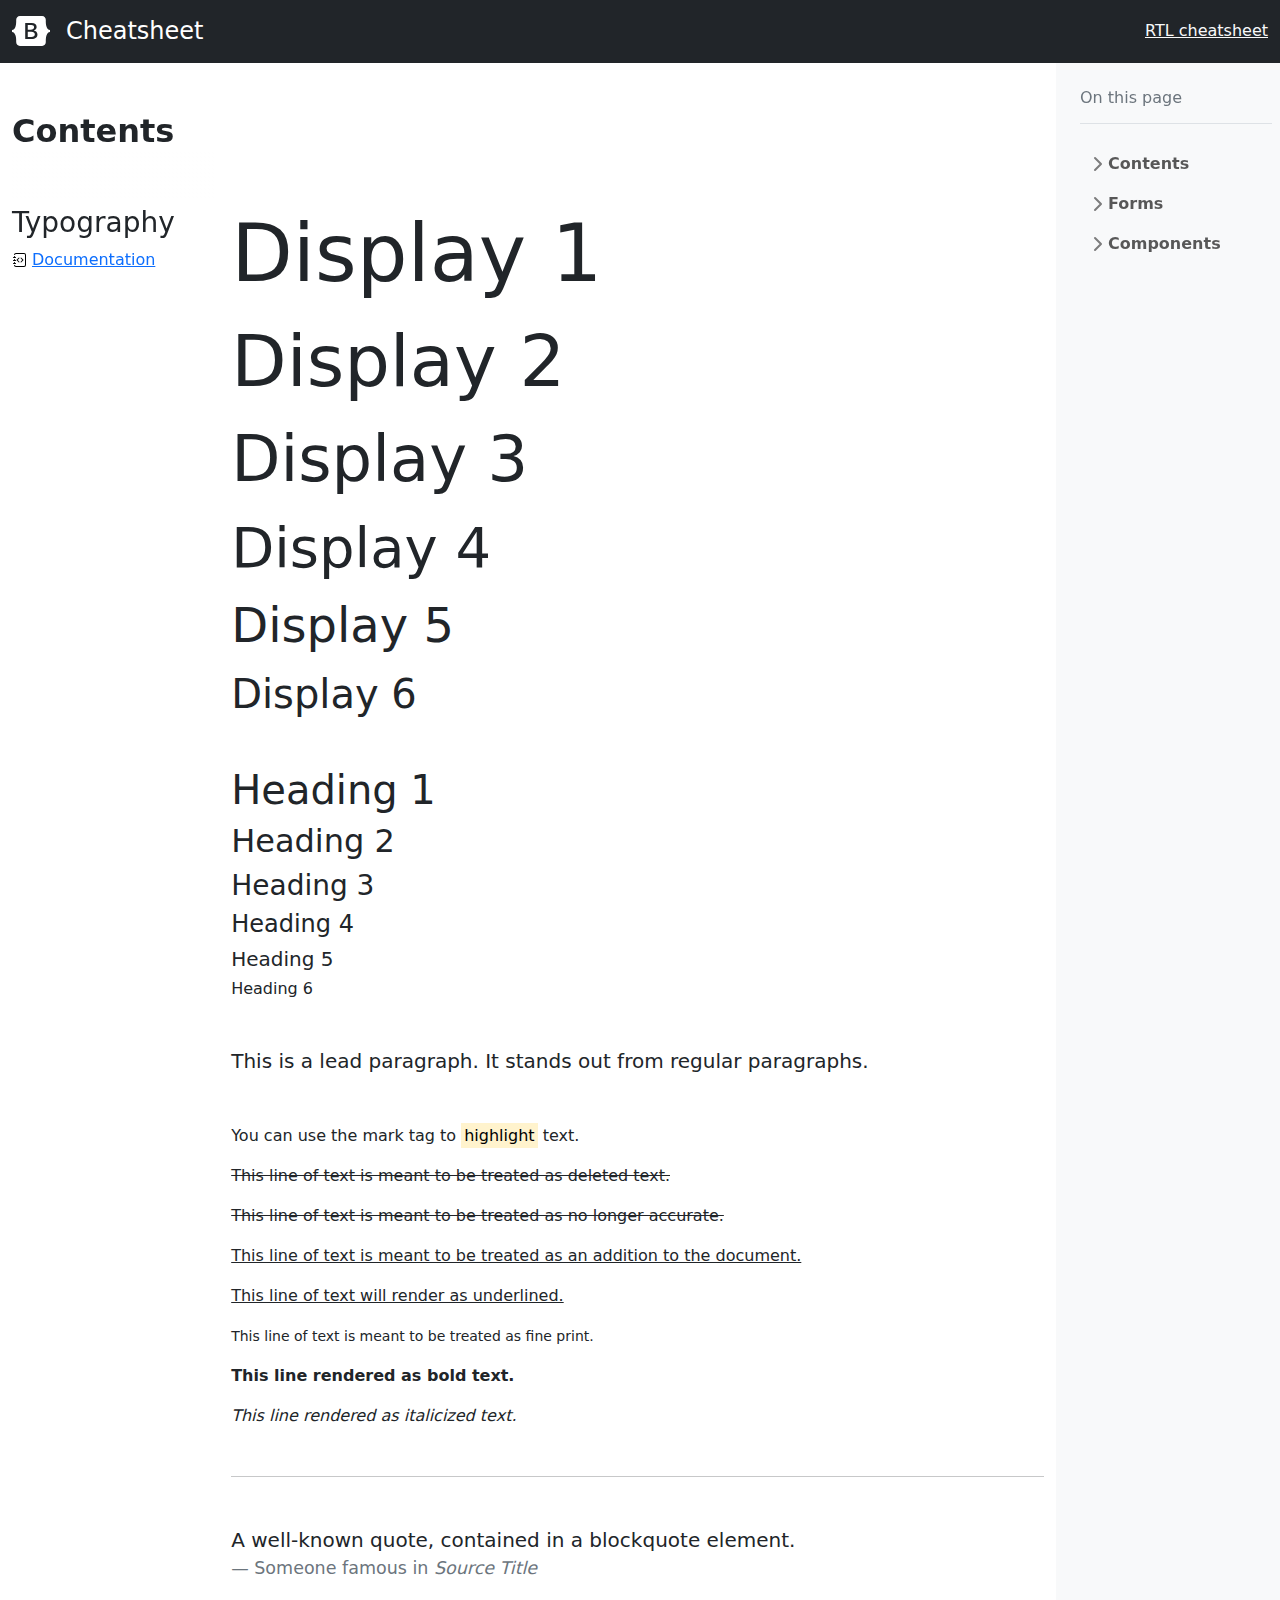
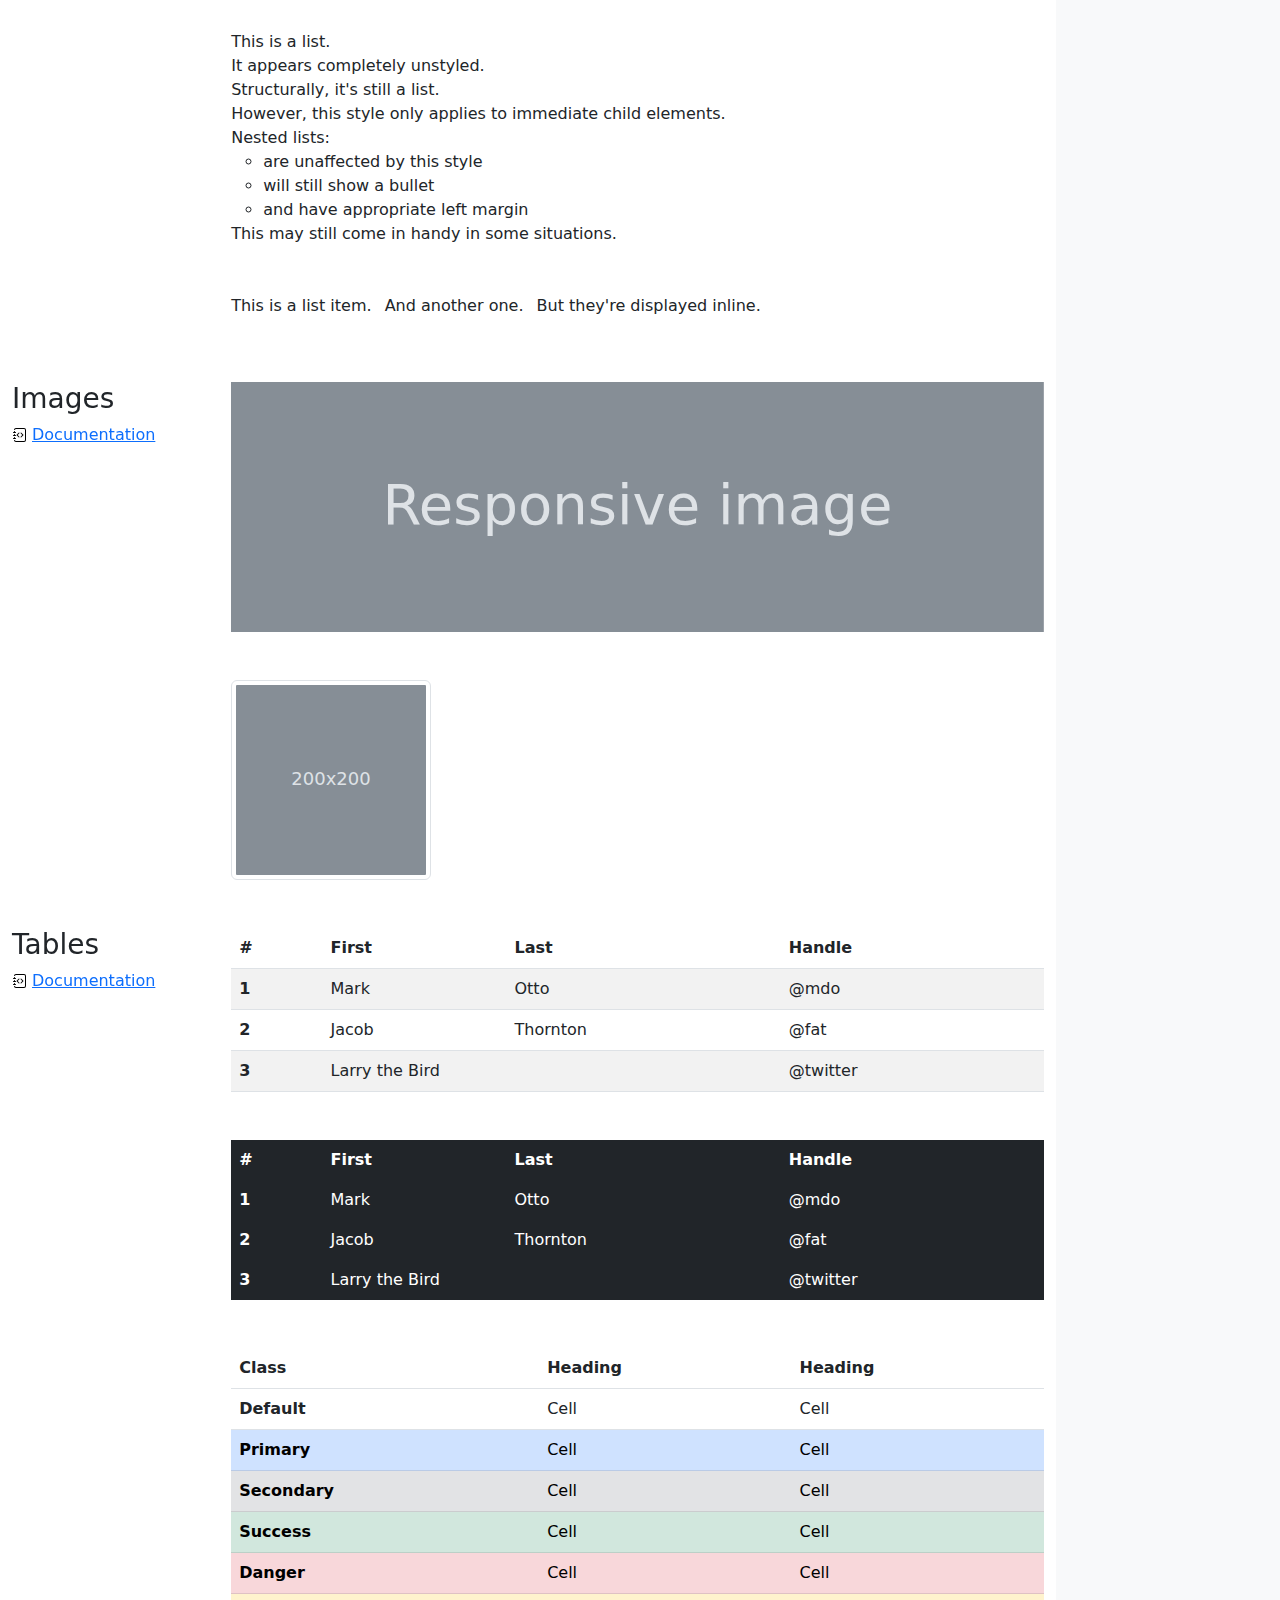
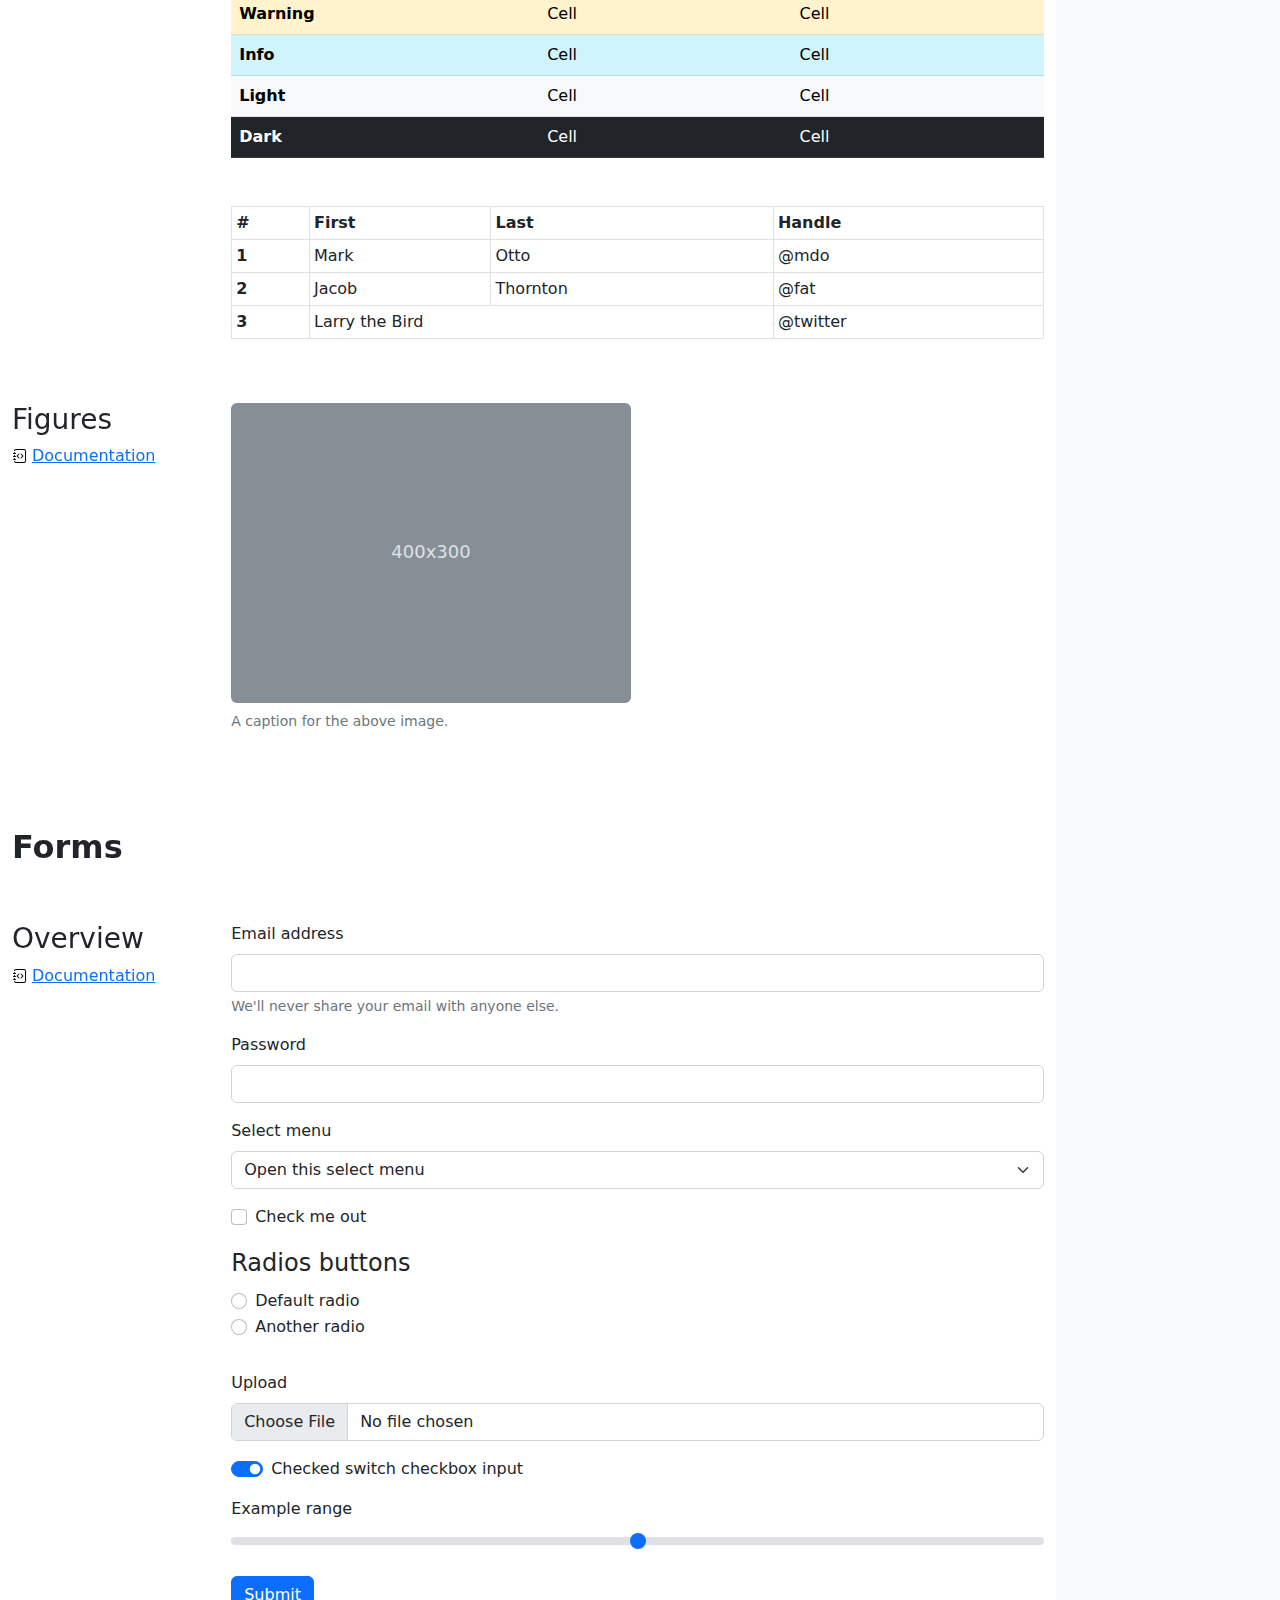
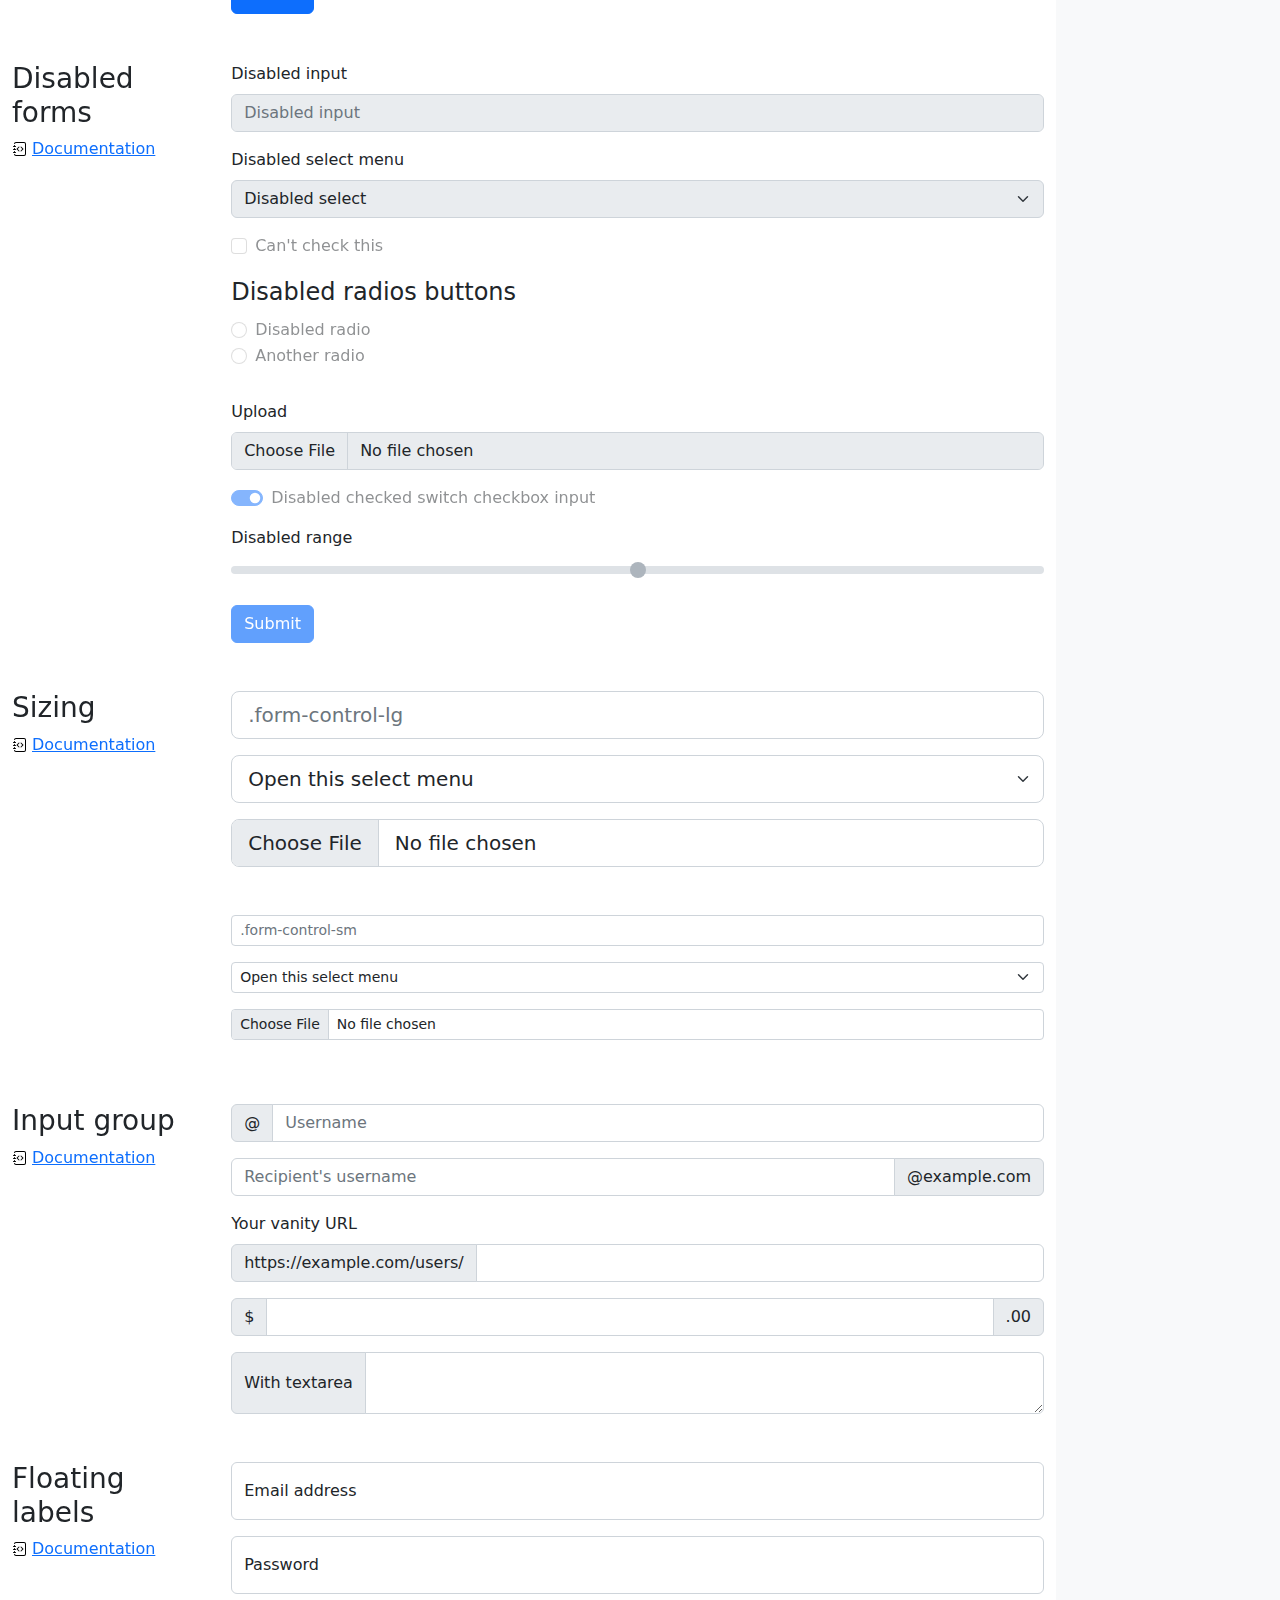
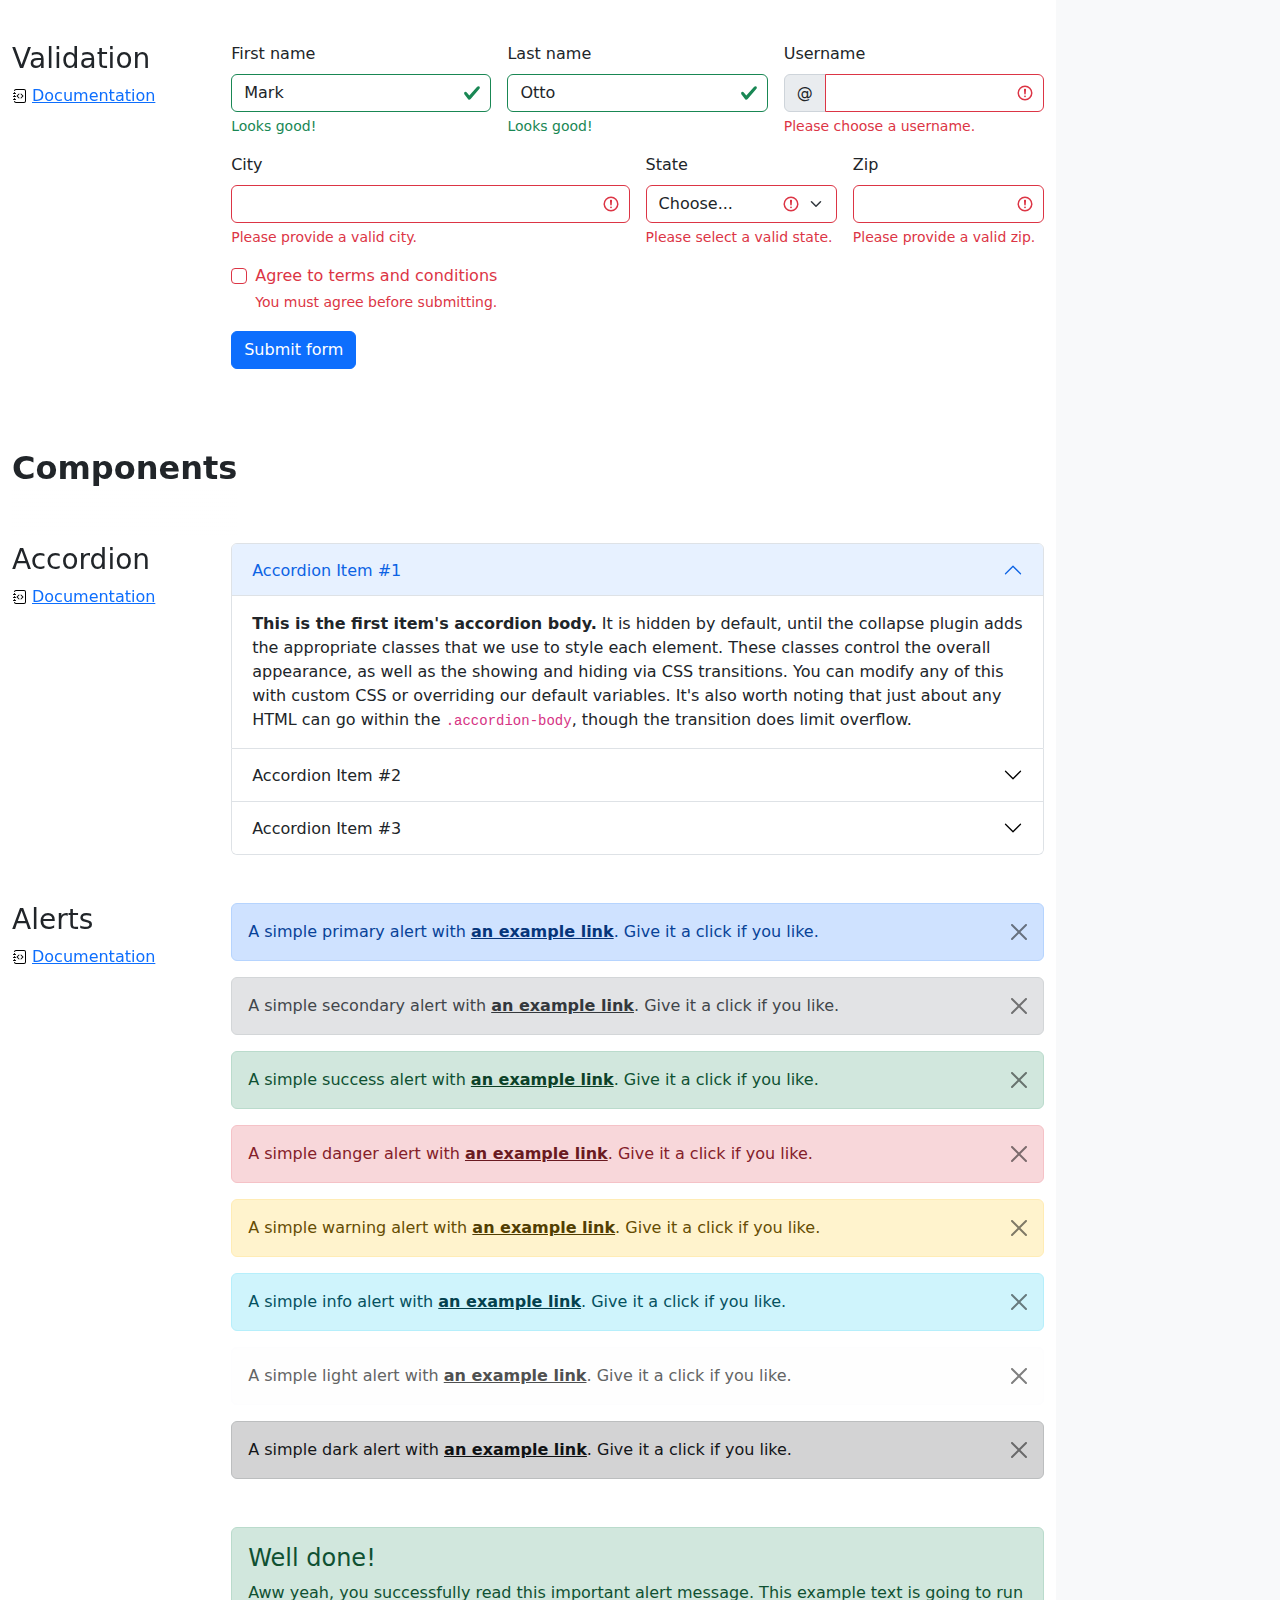
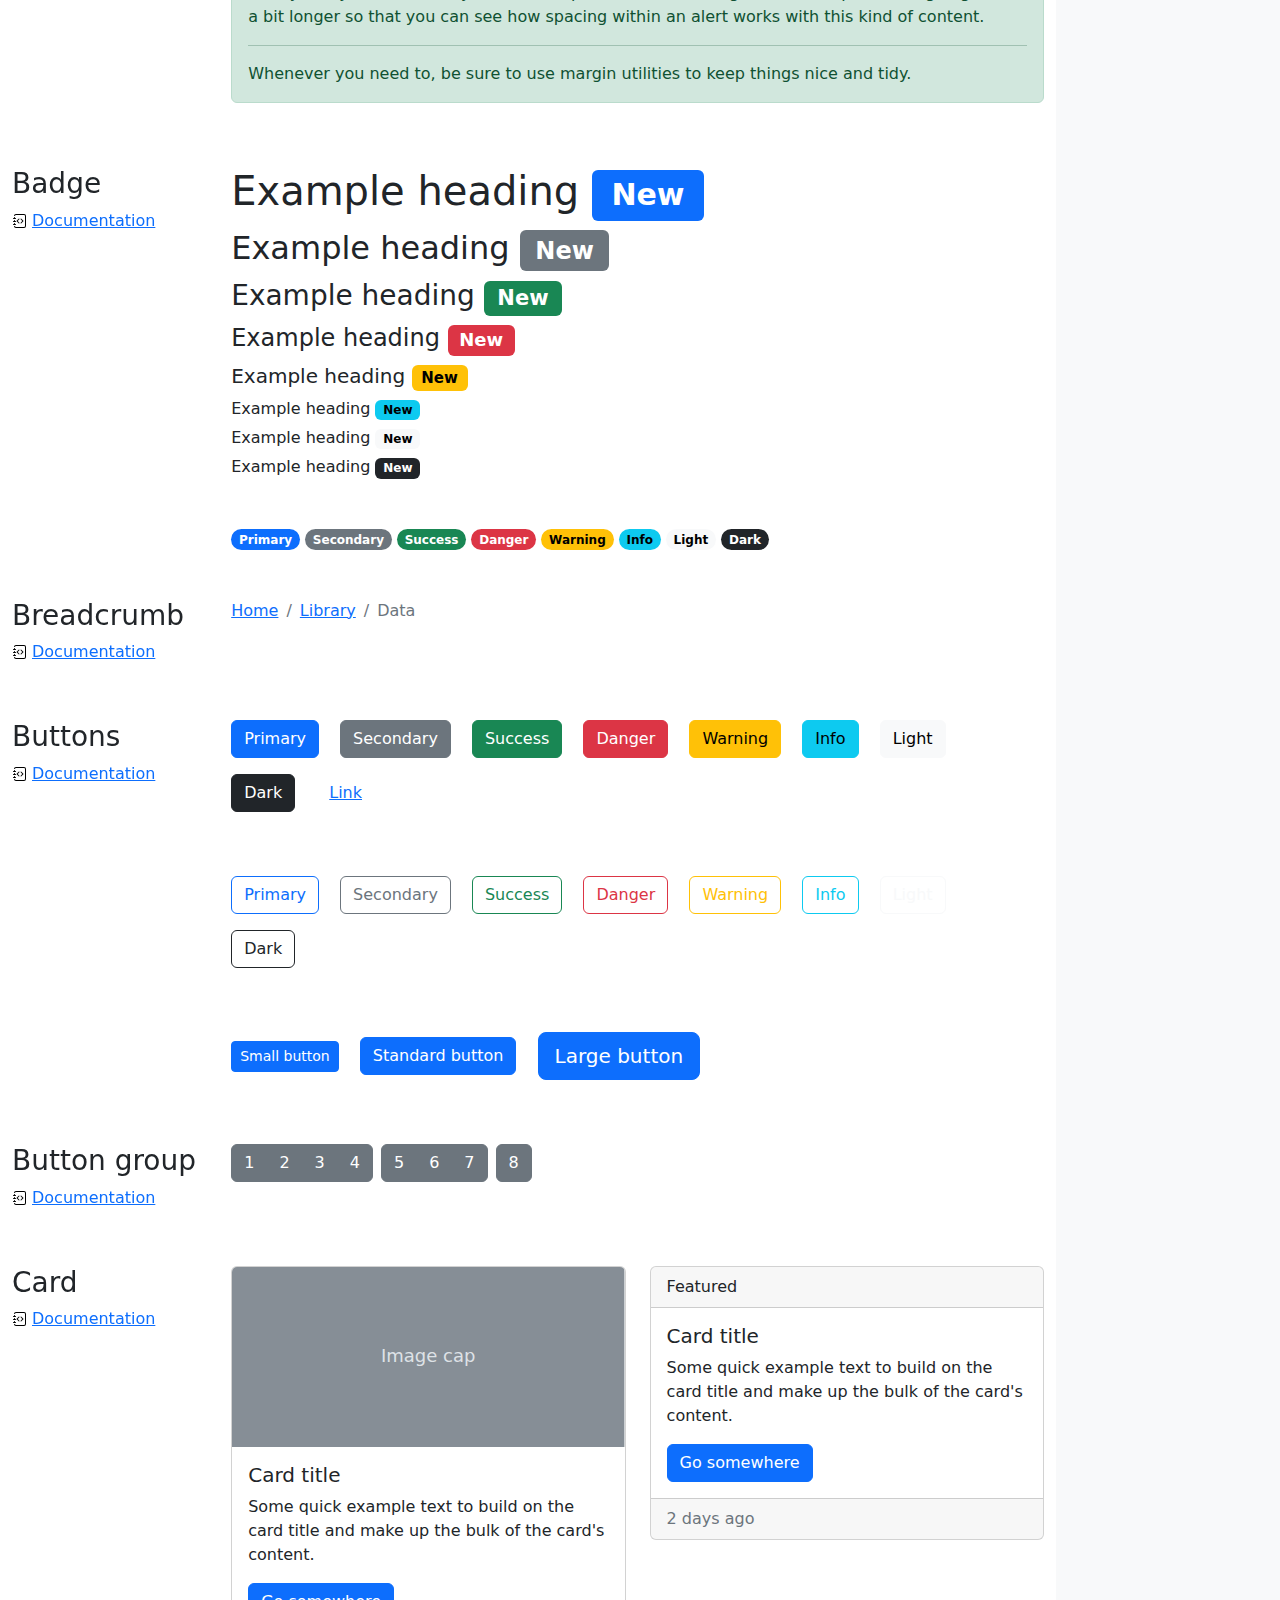
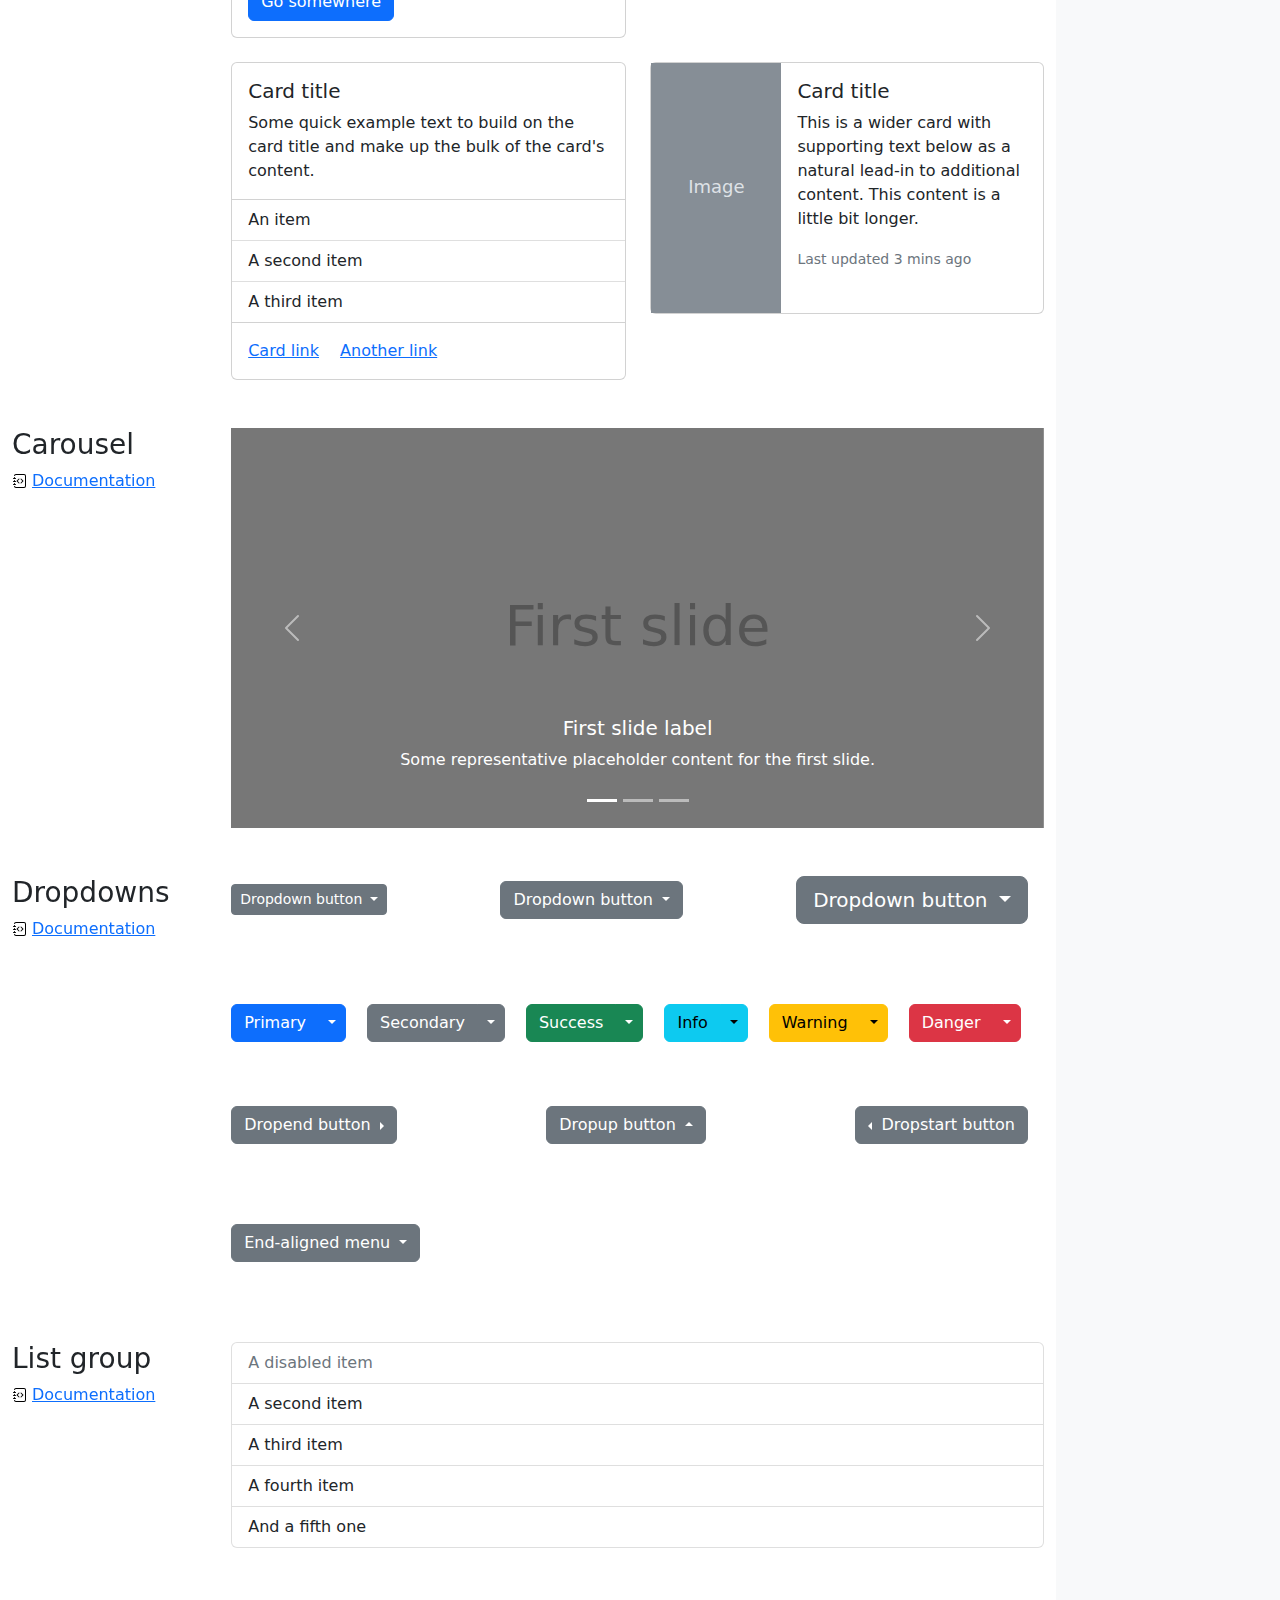
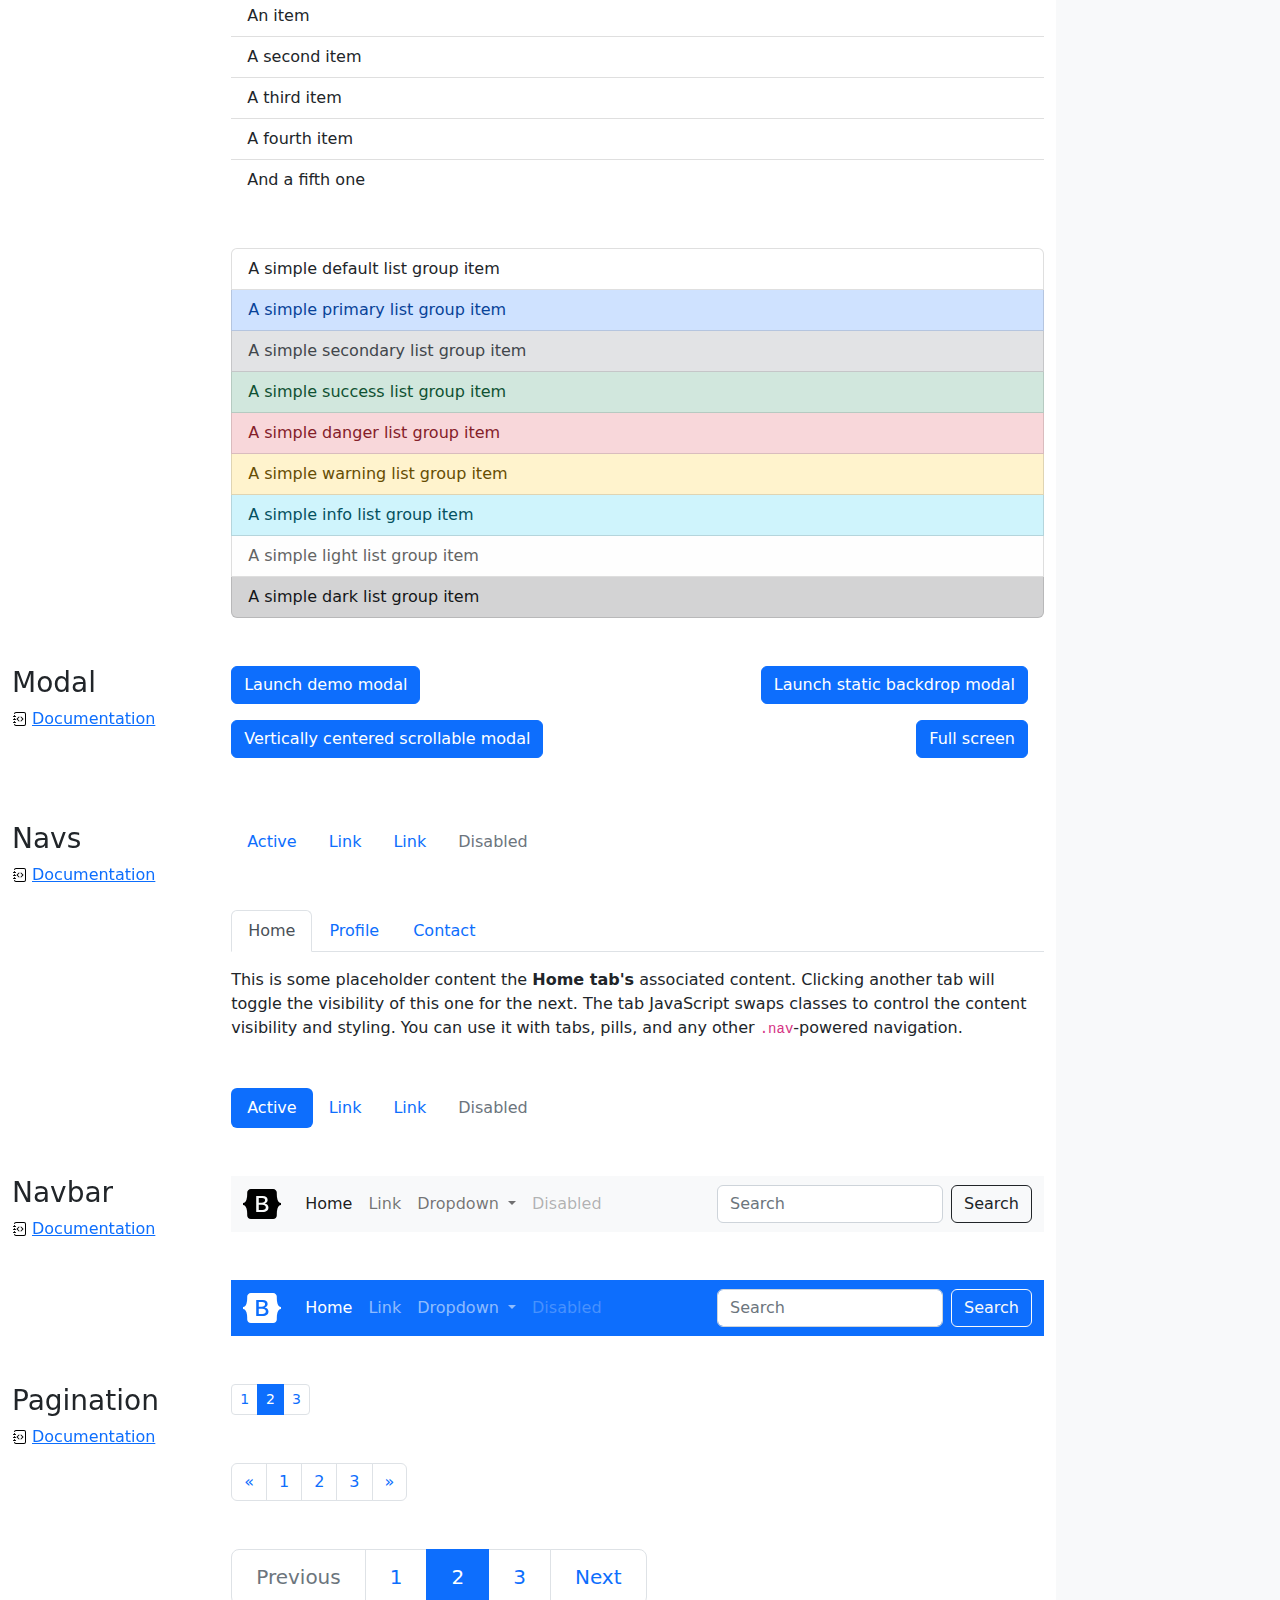
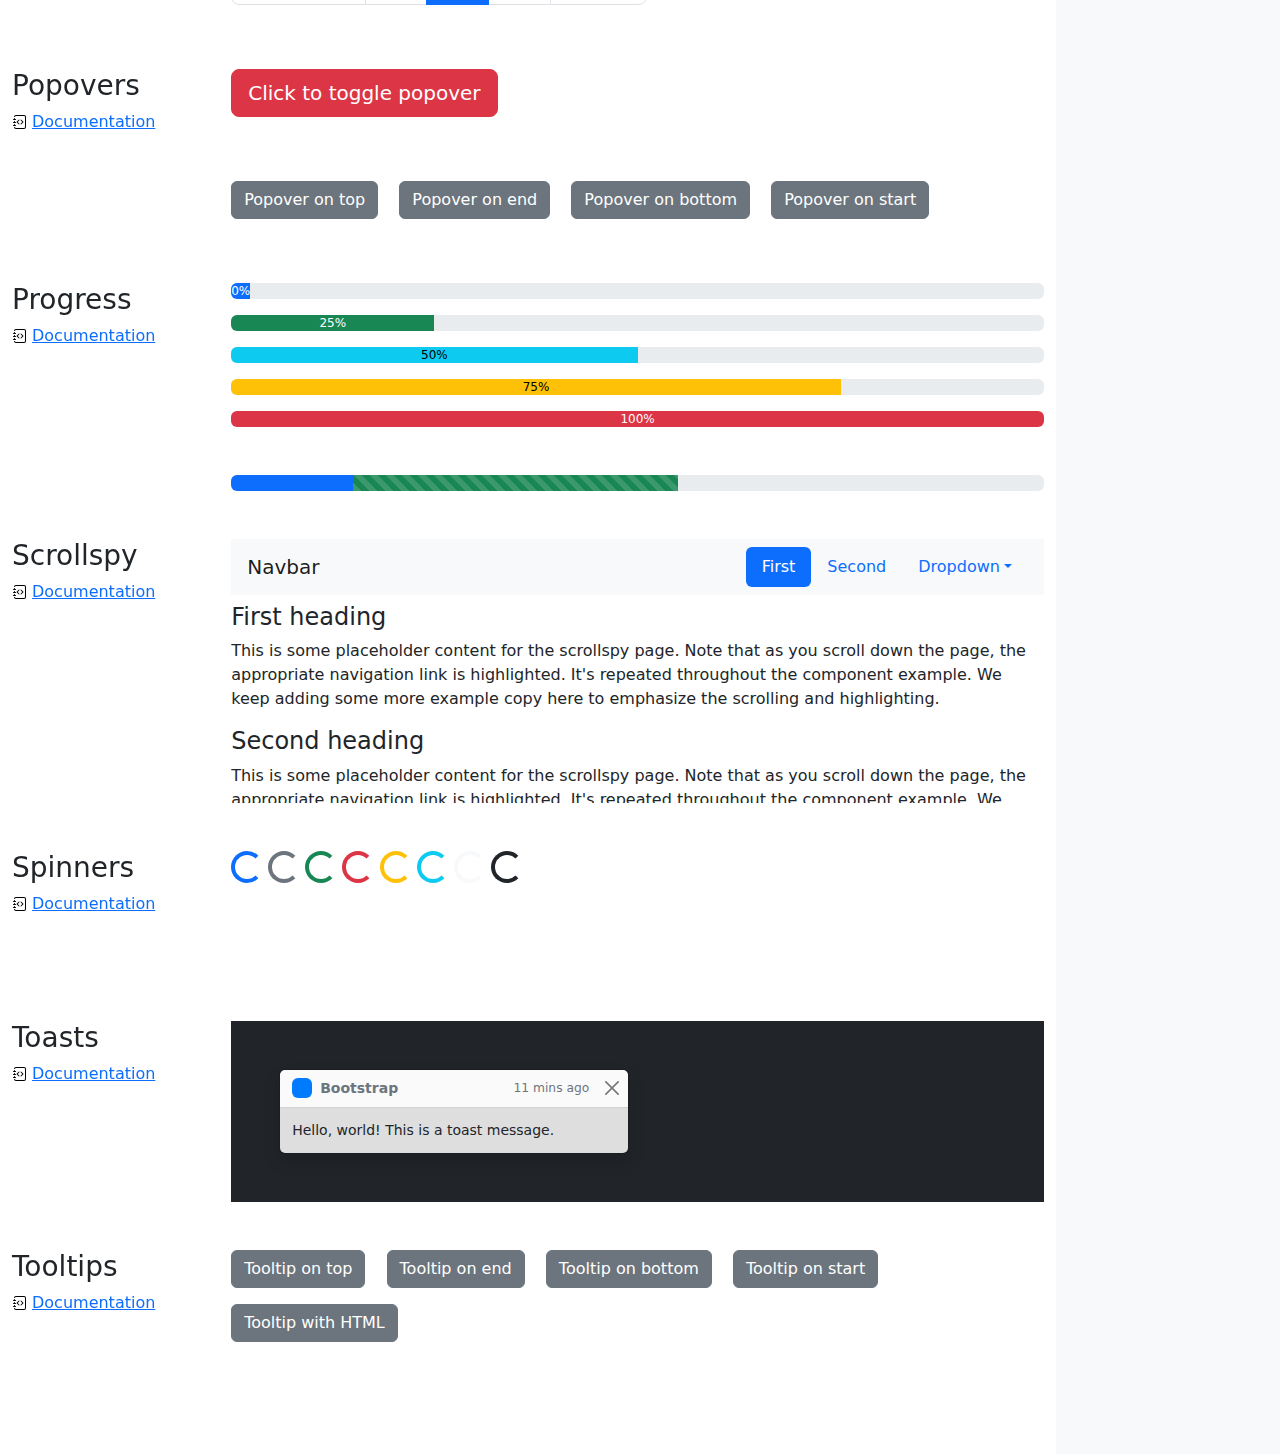
<file: V1.4 Bootstrap/bootstrap-5.2.1-examples/cheatsheet/index.html>
<!doctype html>
<html lang="en">
  <head>
    <meta charset="utf-8">
    <meta name="viewport" content="width=device-width, initial-scale=1">
    <meta name="description" content="">
    <meta name="author" content="Mark Otto, Jacob Thornton, and Bootstrap contributors">
    <meta name="generator" content="Hugo 0.101.0">
    <title>Cheatsheet · Bootstrap v5.2</title>

    <link rel="canonical" href="https://getbootstrap.com/docs/5.2/examples/cheatsheet/">

    

    

<link href="../assets/dist/css/bootstrap.min.css" rel="stylesheet">

    <style>
      .bd-placeholder-img {
        font-size: 1.125rem;
        text-anchor: middle;
        -webkit-user-select: none;
        -moz-user-select: none;
        user-select: none;
      }

      @media (min-width: 768px) {
        .bd-placeholder-img-lg {
          font-size: 3.5rem;
        }
      }

      .b-example-divider {
        height: 3rem;
        background-color: rgba(0, 0, 0, .1);
        border: solid rgba(0, 0, 0, .15);
        border-width: 1px 0;
        box-shadow: inset 0 .5em 1.5em rgba(0, 0, 0, .1), inset 0 .125em .5em rgba(0, 0, 0, .15);
      }

      .b-example-vr {
        flex-shrink: 0;
        width: 1.5rem;
        height: 100vh;
      }

      .bi {
        vertical-align: -.125em;
        fill: currentColor;
      }

      .nav-scroller {
        position: relative;
        z-index: 2;
        height: 2.75rem;
        overflow-y: hidden;
      }

      .nav-scroller .nav {
        display: flex;
        flex-wrap: nowrap;
        padding-bottom: 1rem;
        margin-top: -1px;
        overflow-x: auto;
        text-align: center;
        white-space: nowrap;
        -webkit-overflow-scrolling: touch;
      }
    </style>

    
    <!-- Custom styles for this template -->
    <link href="cheatsheet.css" rel="stylesheet">
  </head>
  <body class="bg-light">
    
<header class="bd-header bg-dark py-3 d-flex align-items-stretch border-bottom border-dark">
  <div class="container-fluid d-flex align-items-center">
    <h1 class="d-flex align-items-center fs-4 text-white mb-0">
      <img src="../assets/brand/bootstrap-logo-white.svg" width="38" height="30" class="me-3" alt="Bootstrap">
      Cheatsheet
    </h1>
    <a href="../examples/cheatsheet-rtl/" class="ms-auto link-light" hreflang="ar">RTL cheatsheet</a>
  </div>
</header>
<aside class="bd-aside sticky-xl-top text-muted align-self-start mb-3 mb-xl-5 px-2">
  <h2 class="h6 pt-4 pb-3 mb-4 border-bottom">On this page</h2>
  <nav class="small" id="toc">
    <ul class="list-unstyled">
      <li class="my-2">
        <button class="btn d-inline-flex align-items-center collapsed border-0" data-bs-toggle="collapse" aria-expanded="false" data-bs-target="#contents-collapse" aria-controls="contents-collapse">Contents</button>
        <ul class="list-unstyled ps-3 collapse" id="contents-collapse">
          <li><a class="d-inline-flex align-items-center rounded text-decoration-none" href="#typography">Typography</a></li>
          <li><a class="d-inline-flex align-items-center rounded text-decoration-none" href="#images">Images</a></li>
          <li><a class="d-inline-flex align-items-center rounded text-decoration-none" href="#tables">Tables</a></li>
          <li><a class="d-inline-flex align-items-center rounded text-decoration-none" href="#figures">Figures</a></li>
        </ul>
      </li>
      <li class="my-2">
        <button class="btn d-inline-flex align-items-center collapsed border-0" data-bs-toggle="collapse" aria-expanded="false" data-bs-target="#forms-collapse" aria-controls="forms-collapse">Forms</button>
        <ul class="list-unstyled ps-3 collapse" id="forms-collapse">
          <li><a class="d-inline-flex align-items-center rounded text-decoration-none" href="#overview">Overview</a></li>
          <li><a class="d-inline-flex align-items-center rounded text-decoration-none" href="#disabled-forms">Disabled forms</a></li>
          <li><a class="d-inline-flex align-items-center rounded text-decoration-none" href="#sizing">Sizing</a></li>
          <li><a class="d-inline-flex align-items-center rounded text-decoration-none" href="#input-group">Input group</a></li>
          <li><a class="d-inline-flex align-items-center rounded text-decoration-none" href="#floating-labels">Floating labels</a></li>
          <li><a class="d-inline-flex align-items-center rounded text-decoration-none" href="#validation">Validation</a></li>
        </ul>
      </li>
      <li class="my-2">
        <button class="btn d-inline-flex align-items-center collapsed border-0" data-bs-toggle="collapse" aria-expanded="false" data-bs-target="#components-collapse" aria-controls="components-collapse">Components</button>
        <ul class="list-unstyled ps-3 collapse" id="components-collapse">
          <li><a class="d-inline-flex align-items-center rounded text-decoration-none" href="#accordion">Accordion</a></li>
          <li><a class="d-inline-flex align-items-center rounded text-decoration-none" href="#alerts">Alerts</a></li>
          <li><a class="d-inline-flex align-items-center rounded text-decoration-none" href="#badge">Badge</a></li>
          <li><a class="d-inline-flex align-items-center rounded text-decoration-none" href="#breadcrumb">Breadcrumb</a></li>
          <li><a class="d-inline-flex align-items-center rounded text-decoration-none" href="#buttons">Buttons</a></li>
          <li><a class="d-inline-flex align-items-center rounded text-decoration-none" href="#button-group">Button group</a></li>
          <li><a class="d-inline-flex align-items-center rounded text-decoration-none" href="#card">Card</a></li>
          <li><a class="d-inline-flex align-items-center rounded text-decoration-none" href="#carousel">Carousel</a></li>
          <li><a class="d-inline-flex align-items-center rounded text-decoration-none" href="#dropdowns">Dropdowns</a></li>
          <li><a class="d-inline-flex align-items-center rounded text-decoration-none" href="#list-group">List group</a></li>
          <li><a class="d-inline-flex align-items-center rounded text-decoration-none" href="#modal">Modal</a></li>
          <li><a class="d-inline-flex align-items-center rounded text-decoration-none" href="#navs">Navs</a></li>
          <li><a class="d-inline-flex align-items-center rounded text-decoration-none" href="#navbar">Navbar</a></li>
          <li><a class="d-inline-flex align-items-center rounded text-decoration-none" href="#pagination">Pagination</a></li>
          <li><a class="d-inline-flex align-items-center rounded text-decoration-none" href="#popovers">Popovers</a></li>
          <li><a class="d-inline-flex align-items-center rounded text-decoration-none" href="#progress">Progress</a></li>
          <li><a class="d-inline-flex align-items-center rounded text-decoration-none" href="#scrollspy">Scrollspy</a></li>
          <li><a class="d-inline-flex align-items-center rounded text-decoration-none" href="#spinners">Spinners</a></li>
          <li><a class="d-inline-flex align-items-center rounded text-decoration-none" href="#toasts">Toasts</a></li>
          <li><a class="d-inline-flex align-items-center rounded text-decoration-none" href="#tooltips">Tooltips</a></li>
        </ul>
      </li>
    </ul>
  </nav>
</aside>
<div class="bd-cheatsheet container-fluid bg-body">
  <section id="content">
    <h2 class="sticky-xl-top fw-bold pt-3 pt-xl-5 pb-2 pb-xl-3">Contents</h2>

    <article class="my-3" id="typography">
      <div class="bd-heading sticky-xl-top align-self-start mt-5 mb-3 mt-xl-0 mb-xl-2">
        <h3>Typography</h3>
        <a class="d-flex align-items-center" href="../content/typography/">Documentation</a>
      </div>

      <div>
        <div class="bd-example-snippet bd-code-snippet"><div class="bd-example">
        <p class="display-1">Display 1</p>
        <p class="display-2">Display 2</p>
        <p class="display-3">Display 3</p>
        <p class="display-4">Display 4</p>
        <p class="display-5">Display 5</p>
        <p class="display-6">Display 6</p>
        </div></div>


        <div class="bd-example-snippet bd-code-snippet"><div class="bd-example">
        <p class="h1">Heading 1</p>
        <p class="h2">Heading 2</p>
        <p class="h3">Heading 3</p>
        <p class="h4">Heading 4</p>
        <p class="h5">Heading 5</p>
        <p class="h6">Heading 6</p>
        </div></div>


        <div class="bd-example-snippet bd-code-snippet"><div class="bd-example">
        <p class="lead">
          This is a lead paragraph. It stands out from regular paragraphs.
        </p>
        </div></div>


        <div class="bd-example-snippet bd-code-snippet"><div class="bd-example">
        <p>You can use the mark tag to <mark>highlight</mark> text.</p>
        <p><del>This line of text is meant to be treated as deleted text.</del></p>
        <p><s>This line of text is meant to be treated as no longer accurate.</s></p>
        <p><ins>This line of text is meant to be treated as an addition to the document.</ins></p>
        <p><u>This line of text will render as underlined.</u></p>
        <p><small>This line of text is meant to be treated as fine print.</small></p>
        <p><strong>This line rendered as bold text.</strong></p>
        <p><em>This line rendered as italicized text.</em></p>
        </div></div>


        <div class="bd-example-snippet bd-code-snippet"><div class="bd-example">
        <hr>
        </div></div>


        <div class="bd-example-snippet bd-code-snippet"><div class="bd-example">
        <blockquote class="blockquote">
          <p>A well-known quote, contained in a blockquote element.</p>
          <footer class="blockquote-footer">Someone famous in <cite title="Source Title">Source Title</cite></footer>
        </blockquote>
        </div></div>


        <div class="bd-example-snippet bd-code-snippet"><div class="bd-example">
        <ul class="list-unstyled">
          <li>This is a list.</li>
          <li>It appears completely unstyled.</li>
          <li>Structurally, it's still a list.</li>
          <li>However, this style only applies to immediate child elements.</li>
          <li>Nested lists:
            <ul>
              <li>are unaffected by this style</li>
              <li>will still show a bullet</li>
              <li>and have appropriate left margin</li>
            </ul>
          </li>
          <li>This may still come in handy in some situations.</li>
        </ul>
        </div></div>


        <div class="bd-example-snippet bd-code-snippet"><div class="bd-example">
        <ul class="list-inline">
          <li class="list-inline-item">This is a list item.</li>
          <li class="list-inline-item">And another one.</li>
          <li class="list-inline-item">But they're displayed inline.</li>
        </ul>
        </div></div>

      </div>
    </article>
    <article class="my-3" id="images">
      <div class="bd-heading sticky-xl-top align-self-start mt-5 mb-3 mt-xl-0 mb-xl-2">
        <h3>Images</h3>
        <a class="d-flex align-items-center" href="../content/images/">Documentation</a>
      </div>

      <div>
        <div class="bd-example-snippet bd-code-snippet"><div class="bd-example">
        <svg class="bd-placeholder-img bd-placeholder-img-lg img-fluid" width="100%" height="250" xmlns="http://www.w3.org/2000/svg" role="img" aria-label="Placeholder: Responsive image" preserveAspectRatio="xMidYMid slice" focusable="false"><title>Placeholder</title><rect width="100%" height="100%" fill="#868e96"/><text x="50%" y="50%" fill="#dee2e6" dy=".3em">Responsive image</text></svg>

        </div></div>


        <div class="bd-example-snippet bd-code-snippet"><div class="bd-example">
        <svg class="bd-placeholder-img img-thumbnail" width="200" height="200" xmlns="http://www.w3.org/2000/svg" role="img" aria-label="A generic square placeholder image with a white border around it, making it resemble a photograph taken with an old instant camera: 200x200" preserveAspectRatio="xMidYMid slice" focusable="false"><title>A generic square placeholder image with a white border around it, making it resemble a photograph taken with an old instant camera</title><rect width="100%" height="100%" fill="#868e96"/><text x="50%" y="50%" fill="#dee2e6" dy=".3em">200x200</text></svg>

        </div></div>

      </div>
    </article>
    <article class="my-3" id="tables">
      <div class="bd-heading sticky-xl-top align-self-start mt-5 mb-3 mt-xl-0 mb-xl-2">
        <h3>Tables</h3>
        <a class="d-flex align-items-center" href="../content/tables/">Documentation</a>
      </div>

      <div>
        <div class="bd-example-snippet bd-code-snippet"><div class="bd-example">
        <table class="table table-striped">
          <thead>
          <tr>
            <th scope="col">#</th>
            <th scope="col">First</th>
            <th scope="col">Last</th>
            <th scope="col">Handle</th>
          </tr>
          </thead>
          <tbody>
          <tr>
            <th scope="row">1</th>
            <td>Mark</td>
            <td>Otto</td>
            <td>@mdo</td>
          </tr>
          <tr>
            <th scope="row">2</th>
            <td>Jacob</td>
            <td>Thornton</td>
            <td>@fat</td>
          </tr>
          <tr>
            <th scope="row">3</th>
            <td colspan="2">Larry the Bird</td>
            <td>@twitter</td>
          </tr>
          </tbody>
        </table>
        </div></div>


        <div class="bd-example-snippet bd-code-snippet"><div class="bd-example">
        <table class="table table-dark table-borderless">
          <thead>
          <tr>
            <th scope="col">#</th>
            <th scope="col">First</th>
            <th scope="col">Last</th>
            <th scope="col">Handle</th>
          </tr>
          </thead>
          <tbody>
          <tr>
            <th scope="row">1</th>
            <td>Mark</td>
            <td>Otto</td>
            <td>@mdo</td>
          </tr>
          <tr>
            <th scope="row">2</th>
            <td>Jacob</td>
            <td>Thornton</td>
            <td>@fat</td>
          </tr>
          <tr>
            <th scope="row">3</th>
            <td colspan="2">Larry the Bird</td>
            <td>@twitter</td>
          </tr>
          </tbody>
        </table>
        </div></div>


        <div class="bd-example-snippet bd-code-snippet"><div class="bd-example">
        <table class="table table-hover">
          <thead>
          <tr>
            <th scope="col">Class</th>
            <th scope="col">Heading</th>
            <th scope="col">Heading</th>
          </tr>
          </thead>
          <tbody>
          <tr>
            <th scope="row">Default</th>
            <td>Cell</td>
            <td>Cell</td>
          </tr>
          
          <tr class="table-primary">
            <th scope="row">Primary</th>
            <td>Cell</td>
            <td>Cell</td>
          </tr>
          <tr class="table-secondary">
            <th scope="row">Secondary</th>
            <td>Cell</td>
            <td>Cell</td>
          </tr>
          <tr class="table-success">
            <th scope="row">Success</th>
            <td>Cell</td>
            <td>Cell</td>
          </tr>
          <tr class="table-danger">
            <th scope="row">Danger</th>
            <td>Cell</td>
            <td>Cell</td>
          </tr>
          <tr class="table-warning">
            <th scope="row">Warning</th>
            <td>Cell</td>
            <td>Cell</td>
          </tr>
          <tr class="table-info">
            <th scope="row">Info</th>
            <td>Cell</td>
            <td>Cell</td>
          </tr>
          <tr class="table-light">
            <th scope="row">Light</th>
            <td>Cell</td>
            <td>Cell</td>
          </tr>
          <tr class="table-dark">
            <th scope="row">Dark</th>
            <td>Cell</td>
            <td>Cell</td>
          </tr>
          </tbody>
        </table>
        </div></div>


        <div class="bd-example-snippet bd-code-snippet"><div class="bd-example">
        <table class="table table-sm table-bordered">
          <thead>
          <tr>
            <th scope="col">#</th>
            <th scope="col">First</th>
            <th scope="col">Last</th>
            <th scope="col">Handle</th>
          </tr>
          </thead>
          <tbody>
          <tr>
            <th scope="row">1</th>
            <td>Mark</td>
            <td>Otto</td>
            <td>@mdo</td>
          </tr>
          <tr>
            <th scope="row">2</th>
            <td>Jacob</td>
            <td>Thornton</td>
            <td>@fat</td>
          </tr>
          <tr>
            <th scope="row">3</th>
            <td colspan="2">Larry the Bird</td>
            <td>@twitter</td>
          </tr>
          </tbody>
        </table>
        </div></div>

      </div>
    </article>
    <article class="my-3" id="figures">
      <div class="bd-heading sticky-xl-top align-self-start mt-5 mb-3 mt-xl-0 mb-xl-2">
        <h3>Figures</h3>
        <a class="d-flex align-items-center" href="../content/figures/">Documentation</a>
      </div>

      <div>
        <div class="bd-example-snippet bd-code-snippet"><div class="bd-example">
        <figure class="figure">
          <svg class="bd-placeholder-img figure-img img-fluid rounded" width="400" height="300" xmlns="http://www.w3.org/2000/svg" role="img" aria-label="Placeholder: 400x300" preserveAspectRatio="xMidYMid slice" focusable="false"><title>Placeholder</title><rect width="100%" height="100%" fill="#868e96"/><text x="50%" y="50%" fill="#dee2e6" dy=".3em">400x300</text></svg>

          <figcaption class="figure-caption">A caption for the above image.</figcaption>
        </figure>
        </div></div>

      </div>
    </article>
  </section>

  <section id="forms">
    <h2 class="sticky-xl-top fw-bold pt-3 pt-xl-5 pb-2 pb-xl-3">Forms</h2>

    <article class="my-3" id="overview">
      <div class="bd-heading sticky-xl-top align-self-start mt-5 mb-3 mt-xl-0 mb-xl-2">
        <h3>Overview</h3>
        <a class="d-flex align-items-center" href="../forms/overview/">Documentation</a>
      </div>

      <div>
        <div class="bd-example-snippet bd-code-snippet"><div class="bd-example">
        <form>
          <div class="mb-3">
            <label for="exampleInputEmail1" class="form-label">Email address</label>
            <input type="email" class="form-control" id="exampleInputEmail1" aria-describedby="emailHelp">
            <div id="emailHelp" class="form-text">We'll never share your email with anyone else.</div>
          </div>
          <div class="mb-3">
            <label for="exampleInputPassword1" class="form-label">Password</label>
            <input type="password" class="form-control" id="exampleInputPassword1">
          </div>
          <div class="mb-3">
            <label for="exampleSelect" class="form-label">Select menu</label>
            <select class="form-select" id="exampleSelect">
              <option selected>Open this select menu</option>
              <option value="1">One</option>
              <option value="2">Two</option>
              <option value="3">Three</option>
            </select>
          </div>
          <div class="mb-3 form-check">
            <input type="checkbox" class="form-check-input" id="exampleCheck1">
            <label class="form-check-label" for="exampleCheck1">Check me out</label>
          </div>
          <fieldset class="mb-3">
            <legend>Radios buttons</legend>
            <div class="form-check">
              <input type="radio" name="radios" class="form-check-input" id="exampleRadio1">
              <label class="form-check-label" for="exampleRadio1">Default radio</label>
            </div>
            <div class="mb-3 form-check">
              <input type="radio" name="radios" class="form-check-input" id="exampleRadio2">
              <label class="form-check-label" for="exampleRadio2">Another radio</label>
            </div>
          </fieldset>
          <div class="mb-3">
            <label class="form-label" for="customFile">Upload</label>
            <input type="file" class="form-control" id="customFile">
          </div>
          <div class="mb-3 form-check form-switch">
            <input class="form-check-input" type="checkbox" role="switch" id="flexSwitchCheckChecked" checked>
            <label class="form-check-label" for="flexSwitchCheckChecked">Checked switch checkbox input</label>
          </div>
          <div class="mb-3">
            <label for="customRange3" class="form-label">Example range</label>
            <input type="range" class="form-range" min="0" max="5" step="0.5" id="customRange3">
          </div>
          <button type="submit" class="btn btn-primary">Submit</button>
        </form>
        </div></div>

      </div>
    </article>
    <article class="my-3" id="disabled-forms">
      <div class="bd-heading sticky-xl-top align-self-start mt-5 mb-3 mt-xl-0 mb-xl-2">
        <h3>Disabled forms</h3>
        <a class="d-flex align-items-center" href="../forms/overview/#disabled-forms">Documentation</a>
      </div>

      <div>
        <div class="bd-example-snippet bd-code-snippet"><div class="bd-example">
        <form>
          <fieldset disabled aria-label="Disabled fieldset example">
            <div class="mb-3">
              <label for="disabledTextInput" class="form-label">Disabled input</label>
              <input type="text" id="disabledTextInput" class="form-control" placeholder="Disabled input">
            </div>
            <div class="mb-3">
              <label for="disabledSelect" class="form-label">Disabled select menu</label>
              <select id="disabledSelect" class="form-select">
                <option>Disabled select</option>
              </select>
            </div>
            <div class="mb-3">
              <div class="form-check">
                <input class="form-check-input" type="checkbox" id="disabledFieldsetCheck" disabled>
                <label class="form-check-label" for="disabledFieldsetCheck">
                  Can't check this
                </label>
              </div>
            </div>
            <fieldset class="mb-3">
              <legend>Disabled radios buttons</legend>
              <div class="form-check">
                <input type="radio" name="radios" class="form-check-input" id="disabledRadio1" disabled>
                <label class="form-check-label" for="disabledRadio1">Disabled radio</label>
              </div>
              <div class="mb-3 form-check">
                <input type="radio" name="radios" class="form-check-input" id="disabledRadio2" disabled>
                <label class="form-check-label" for="disabledRadio2">Another radio</label>
              </div>
            </fieldset>
            <div class="mb-3">
              <label class="form-label" for="disabledCustomFile">Upload</label>
              <input type="file" class="form-control" id="disabledCustomFile" disabled>
            </div>
            <div class="mb-3 form-check form-switch">
              <input class="form-check-input" type="checkbox" role="switch" id="disabledSwitchCheckChecked" checked disabled>
              <label class="form-check-label" for="disabledSwitchCheckChecked">Disabled checked switch checkbox input</label>
            </div>
            <div class="mb-3">
              <label for="disabledRange" class="form-label">Disabled range</label>
              <input type="range" class="form-range" min="0" max="5" step="0.5" id="disabledRange">
            </div>
            <button type="submit" class="btn btn-primary">Submit</button>
          </fieldset>
        </form>
        </div></div>

      </div>
    </article>
    <article class="my-3" id="sizing">
      <div class="bd-heading sticky-xl-top align-self-start mt-5 mb-3 mt-xl-0 mb-xl-2">
        <h3>Sizing</h3>
        <a class="d-flex align-items-center" href="../forms/form-control/#sizing">Documentation</a>
      </div>

      <div>
        <div class="bd-example-snippet bd-code-snippet"><div class="bd-example">
        <div class="mb-3">
          <input class="form-control form-control-lg" type="text" placeholder=".form-control-lg" aria-label=".form-control-lg example">
        </div>
        <div class="mb-3">
          <select class="form-select form-select-lg" aria-label=".form-select-lg example">
            <option selected>Open this select menu</option>
            <option value="1">One</option>
            <option value="2">Two</option>
            <option value="3">Three</option>
          </select>
        </div>
        <div class="mb-3">
          <input type="file" class="form-control form-control-lg" aria-label="Large file input example">
        </div>
        </div></div>


        <div class="bd-example-snippet bd-code-snippet"><div class="bd-example">
        <div class="mb-3">
          <input class="form-control form-control-sm" type="text" placeholder=".form-control-sm" aria-label=".form-control-sm example">
        </div>
        <div class="mb-3">
          <select class="form-select form-select-sm" aria-label=".form-select-sm example">
            <option selected>Open this select menu</option>
            <option value="1">One</option>
            <option value="2">Two</option>
            <option value="3">Three</option>
          </select>
        </div>
        <div class="mb-3">
          <input type="file" class="form-control form-control-sm" aria-label="Small file input example">
        </div>
        </div></div>

      </div>
    </article>
    <article class="my-3" id="input-group">
      <div class="bd-heading sticky-xl-top align-self-start mt-5 mb-3 mt-xl-0 mb-xl-2">
        <h3>Input group</h3>
        <a class="d-flex align-items-center" href="../forms/input-group/">Documentation</a>
      </div>

      <div>
        <div class="bd-example-snippet bd-code-snippet"><div class="bd-example">
        <div class="input-group mb-3">
          <span class="input-group-text" id="basic-addon1">@</span>
          <input type="text" class="form-control" placeholder="Username" aria-label="Username" aria-describedby="basic-addon1">
        </div>
        <div class="input-group mb-3">
          <input type="text" class="form-control" placeholder="Recipient's username" aria-label="Recipient's username" aria-describedby="basic-addon2">
          <span class="input-group-text" id="basic-addon2">@example.com</span>
        </div>
        <label for="basic-url" class="form-label">Your vanity URL</label>
        <div class="input-group mb-3">
          <span class="input-group-text" id="basic-addon3">https://example.com/users/</span>
          <input type="text" class="form-control" id="basic-url" aria-describedby="basic-addon3">
        </div>
        <div class="input-group mb-3">
          <span class="input-group-text">$</span>
          <input type="text" class="form-control" aria-label="Amount (to the nearest dollar)">
          <span class="input-group-text">.00</span>
        </div>
        <div class="input-group">
          <span class="input-group-text">With textarea</span>
          <textarea class="form-control" aria-label="With textarea"></textarea>
        </div>
        </div></div>

      </div>
    </article>
    <article class="my-3" id="floating-labels">
      <div class="bd-heading sticky-xl-top align-self-start mt-5 mb-3 mt-xl-0 mb-xl-2">
        <h3>Floating labels</h3>
        <a class="d-flex align-items-center" href="../forms/floating-labels/">Documentation</a>
      </div>

      <div>
        <div class="bd-example-snippet bd-code-snippet"><div class="bd-example">
        <form>
          <div class="form-floating mb-3">
            <input type="email" class="form-control" id="floatingInput" placeholder="name@example.com">
            <label for="floatingInput">Email address</label>
          </div>
          <div class="form-floating">
            <input type="password" class="form-control" id="floatingPassword" placeholder="Password">
            <label for="floatingPassword">Password</label>
          </div>
        </form>
        </div></div>

      </div>
    </article>
    <article class="my-3" id="validation">
      <div class="bd-heading sticky-xl-top align-self-start mt-5 mb-3 mt-xl-0 mb-xl-2">
        <h3>Validation</h3>
        <a class="d-flex align-items-center" href="../forms/validation/">Documentation</a>
      </div>

      <div>
        <div class="bd-example-snippet bd-code-snippet"><div class="bd-example">
        <form class="row g-3">
          <div class="col-md-4">
            <label for="validationServer01" class="form-label">First name</label>
            <input type="text" class="form-control is-valid" id="validationServer01" value="Mark" required>
            <div class="valid-feedback">
              Looks good!
            </div>
          </div>
          <div class="col-md-4">
            <label for="validationServer02" class="form-label">Last name</label>
            <input type="text" class="form-control is-valid" id="validationServer02" value="Otto" required>
            <div class="valid-feedback">
              Looks good!
            </div>
          </div>
          <div class="col-md-4">
            <label for="validationServerUsername" class="form-label">Username</label>
            <div class="input-group has-validation">
              <span class="input-group-text" id="inputGroupPrepend3">@</span>
              <input type="text" class="form-control is-invalid" id="validationServerUsername" aria-describedby="inputGroupPrepend3" required>
              <div class="invalid-feedback">
                Please choose a username.
              </div>
            </div>
          </div>
          <div class="col-md-6">
            <label for="validationServer03" class="form-label">City</label>
            <input type="text" class="form-control is-invalid" id="validationServer03" required>
            <div class="invalid-feedback">
              Please provide a valid city.
            </div>
          </div>
          <div class="col-md-3">
            <label for="validationServer04" class="form-label">State</label>
            <select class="form-select is-invalid" id="validationServer04" required>
              <option selected disabled value="">Choose...</option>
              <option>...</option>
            </select>
            <div class="invalid-feedback">
              Please select a valid state.
            </div>
          </div>
          <div class="col-md-3">
            <label for="validationServer05" class="form-label">Zip</label>
            <input type="text" class="form-control is-invalid" id="validationServer05" required>
            <div class="invalid-feedback">
              Please provide a valid zip.
            </div>
          </div>
          <div class="col-12">
            <div class="form-check">
              <input class="form-check-input is-invalid" type="checkbox" value="" id="invalidCheck3" required>
              <label class="form-check-label" for="invalidCheck3">
                Agree to terms and conditions
              </label>
              <div class="invalid-feedback">
                You must agree before submitting.
              </div>
            </div>
          </div>
          <div class="col-12">
            <button class="btn btn-primary" type="submit">Submit form</button>
          </div>
        </form>
        </div></div>

      </div>
    </article>
  </section>

  <section id="components">
    <h2 class="sticky-xl-top fw-bold pt-3 pt-xl-5 pb-2 pb-xl-3">Components</h2>

    <article class="my-3" id="accordion">
      <div class="bd-heading sticky-xl-top align-self-start mt-5 mb-3 mt-xl-0 mb-xl-2">
        <h3>Accordion</h3>
        <a class="d-flex align-items-center" href="../components/accordion/">Documentation</a>
      </div>

      <div>
        <div class="bd-example-snippet bd-code-snippet"><div class="bd-example">
        <div class="accordion" id="accordionExample">
          <div class="accordion-item">
            <h4 class="accordion-header" id="headingOne">
              <button class="accordion-button" type="button" data-bs-toggle="collapse" data-bs-target="#collapseOne" aria-expanded="true" aria-controls="collapseOne">
                Accordion Item #1
              </button>
            </h4>
            <div id="collapseOne" class="accordion-collapse collapse show" aria-labelledby="headingOne" data-bs-parent="#accordionExample">
              <div class="accordion-body">
                <strong>This is the first item's accordion body.</strong> It is hidden by default, until the collapse plugin adds the appropriate classes that we use to style each element. These classes control the overall appearance, as well as the showing and hiding via CSS transitions. You can modify any of this with custom CSS or overriding our default variables. It's also worth noting that just about any HTML can go within the <code>.accordion-body</code>, though the transition does limit overflow.
              </div>
            </div>
          </div>
          <div class="accordion-item">
            <h4 class="accordion-header" id="headingTwo">
              <button class="accordion-button collapsed" type="button" data-bs-toggle="collapse" data-bs-target="#collapseTwo" aria-expanded="false" aria-controls="collapseTwo">
                Accordion Item #2
              </button>
            </h4>
            <div id="collapseTwo" class="accordion-collapse collapse" aria-labelledby="headingTwo" data-bs-parent="#accordionExample">
              <div class="accordion-body">
                <strong>This is the second item's accordion body.</strong> It is hidden by default, until the collapse plugin adds the appropriate classes that we use to style each element. These classes control the overall appearance, as well as the showing and hiding via CSS transitions. You can modify any of this with custom CSS or overriding our default variables. It's also worth noting that just about any HTML can go within the <code>.accordion-body</code>, though the transition does limit overflow.
              </div>
            </div>
          </div>
          <div class="accordion-item">
            <h4 class="accordion-header" id="headingThree">
              <button class="accordion-button collapsed" type="button" data-bs-toggle="collapse" data-bs-target="#collapseThree" aria-expanded="false" aria-controls="collapseThree">
                Accordion Item #3
              </button>
            </h4>
            <div id="collapseThree" class="accordion-collapse collapse" aria-labelledby="headingThree" data-bs-parent="#accordionExample">
              <div class="accordion-body">
                <strong>This is the third item's accordion body.</strong> It is hidden by default, until the collapse plugin adds the appropriate classes that we use to style each element. These classes control the overall appearance, as well as the showing and hiding via CSS transitions. You can modify any of this with custom CSS or overriding our default variables. It's also worth noting that just about any HTML can go within the <code>.accordion-body</code>, though the transition does limit overflow.
              </div>
            </div>
          </div>
        </div>
        </div></div>

      </div>
    </article>
    <article class="my-3" id="alerts">
      <div class="bd-heading sticky-xl-top align-self-start mt-5 mb-3 mt-xl-0 mb-xl-2">
        <h3>Alerts</h3>
        <a class="d-flex align-items-center" href="../components/alerts/">Documentation</a>
      </div>

      <div>
        <div class="bd-example-snippet bd-code-snippet"><div class="bd-example">
        
        <div class="alert alert-primary alert-dismissible fade show" role="alert">
          A simple primary alert with <a href="#" class="alert-link">an example link</a>. Give it a click if you like.
          <button type="button" class="btn-close" data-bs-dismiss="alert" aria-label="Close"></button>
        </div>
        <div class="alert alert-secondary alert-dismissible fade show" role="alert">
          A simple secondary alert with <a href="#" class="alert-link">an example link</a>. Give it a click if you like.
          <button type="button" class="btn-close" data-bs-dismiss="alert" aria-label="Close"></button>
        </div>
        <div class="alert alert-success alert-dismissible fade show" role="alert">
          A simple success alert with <a href="#" class="alert-link">an example link</a>. Give it a click if you like.
          <button type="button" class="btn-close" data-bs-dismiss="alert" aria-label="Close"></button>
        </div>
        <div class="alert alert-danger alert-dismissible fade show" role="alert">
          A simple danger alert with <a href="#" class="alert-link">an example link</a>. Give it a click if you like.
          <button type="button" class="btn-close" data-bs-dismiss="alert" aria-label="Close"></button>
        </div>
        <div class="alert alert-warning alert-dismissible fade show" role="alert">
          A simple warning alert with <a href="#" class="alert-link">an example link</a>. Give it a click if you like.
          <button type="button" class="btn-close" data-bs-dismiss="alert" aria-label="Close"></button>
        </div>
        <div class="alert alert-info alert-dismissible fade show" role="alert">
          A simple info alert with <a href="#" class="alert-link">an example link</a>. Give it a click if you like.
          <button type="button" class="btn-close" data-bs-dismiss="alert" aria-label="Close"></button>
        </div>
        <div class="alert alert-light alert-dismissible fade show" role="alert">
          A simple light alert with <a href="#" class="alert-link">an example link</a>. Give it a click if you like.
          <button type="button" class="btn-close" data-bs-dismiss="alert" aria-label="Close"></button>
        </div>
        <div class="alert alert-dark alert-dismissible fade show" role="alert">
          A simple dark alert with <a href="#" class="alert-link">an example link</a>. Give it a click if you like.
          <button type="button" class="btn-close" data-bs-dismiss="alert" aria-label="Close"></button>
        </div>
        </div></div>


        <div class="bd-example-snippet bd-code-snippet"><div class="bd-example">
        <div class="alert alert-success" role="alert">
          <h4 class="alert-heading">Well done!</h4>
          <p>Aww yeah, you successfully read this important alert message. This example text is going to run a bit longer so that you can see how spacing within an alert works with this kind of content.</p>
          <hr>
          <p class="mb-0">Whenever you need to, be sure to use margin utilities to keep things nice and tidy.</p>
        </div>
        </div></div>

      </div>
    </article>
    <article class="my-3" id="badge">
      <div class="bd-heading sticky-xl-top align-self-start mt-5 mb-3 mt-xl-0 mb-xl-2">
        <h3>Badge</h3>
        <a class="d-flex align-items-center" href="../components/badge/">Documentation</a>
      </div>

      <div>
        <div class="bd-example-snippet bd-code-snippet"><div class="bd-example">
        <p class="h1">Example heading <span class="badge bg-primary">New</span></p>
        <p class="h2">Example heading <span class="badge bg-secondary">New</span></p>
        <p class="h3">Example heading <span class="badge bg-success">New</span></p>
        <p class="h4">Example heading <span class="badge bg-danger">New</span></p>
        <p class="h5">Example heading <span class="badge text-bg-warning">New</span></p>
        <p class="h6">Example heading <span class="badge text-bg-info">New</span></p>
        <p class="h6">Example heading <span class="badge text-bg-light">New</span></p>
        <p class="h6">Example heading <span class="badge bg-dark">New</span></p>
        </div></div>


        <div class="bd-example-snippet bd-code-snippet"><div class="bd-example">
        
        <span class="badge rounded-pill bg-primary">Primary</span>
        <span class="badge rounded-pill bg-secondary">Secondary</span>
        <span class="badge rounded-pill bg-success">Success</span>
        <span class="badge rounded-pill bg-danger">Danger</span>
        <span class="badge rounded-pill text-bg-warning">Warning</span>
        <span class="badge rounded-pill text-bg-info">Info</span>
        <span class="badge rounded-pill text-bg-light">Light</span>
        <span class="badge rounded-pill bg-dark">Dark</span>
        </div></div>

      </div>
    </article>
    <article class="my-3" id="breadcrumb">
      <div class="bd-heading sticky-xl-top align-self-start mt-5 mb-3 mt-xl-0 mb-xl-2">
        <h3>Breadcrumb</h3>
        <a class="d-flex align-items-center" href="../components/breadcrumb/">Documentation</a>
      </div>

      <div>
        <div class="bd-example-snippet bd-code-snippet"><div class="bd-example">
        <nav aria-label="breadcrumb">
          <ol class="breadcrumb">
            <li class="breadcrumb-item"><a href="#">Home</a></li>
            <li class="breadcrumb-item"><a href="#">Library</a></li>
            <li class="breadcrumb-item active" aria-current="page">Data</li>
          </ol>
        </nav>
        </div></div>

      </div>
    </article>
    <article class="my-3" id="buttons">
      <div class="bd-heading sticky-xl-top align-self-start mt-5 mb-3 mt-xl-0 mb-xl-2">
        <h3>Buttons</h3>
        <a class="d-flex align-items-center" href="../components/buttons/">Documentation</a>
      </div>

      <div>
        <div class="bd-example-snippet bd-code-snippet"><div class="bd-example">
        
        <button type="button" class="btn btn-primary">Primary</button>
        <button type="button" class="btn btn-secondary">Secondary</button>
        <button type="button" class="btn btn-success">Success</button>
        <button type="button" class="btn btn-danger">Danger</button>
        <button type="button" class="btn btn-warning">Warning</button>
        <button type="button" class="btn btn-info">Info</button>
        <button type="button" class="btn btn-light">Light</button>
        <button type="button" class="btn btn-dark">Dark</button>

        <button type="button" class="btn btn-link">Link</button>
        </div></div>


        <div class="bd-example-snippet bd-code-snippet"><div class="bd-example">
        
        <button type="button" class="btn btn-outline-primary">Primary</button>
        <button type="button" class="btn btn-outline-secondary">Secondary</button>
        <button type="button" class="btn btn-outline-success">Success</button>
        <button type="button" class="btn btn-outline-danger">Danger</button>
        <button type="button" class="btn btn-outline-warning">Warning</button>
        <button type="button" class="btn btn-outline-info">Info</button>
        <button type="button" class="btn btn-outline-light">Light</button>
        <button type="button" class="btn btn-outline-dark">Dark</button>
        </div></div>


        <div class="bd-example-snippet bd-code-snippet"><div class="bd-example">
        <button type="button" class="btn btn-primary btn-sm">Small button</button>
        <button type="button" class="btn btn-primary">Standard button</button>
        <button type="button" class="btn btn-primary btn-lg">Large button</button>
        </div></div>

      </div>
    </article>
    <article class="my-3" id="button-group">
      <div class="bd-heading sticky-xl-top align-self-start mt-5 mb-3 mt-xl-0 mb-xl-2">
        <h3>Button group</h3>
        <a class="d-flex align-items-center" href="../components/button-group/">Documentation</a>
      </div>

      <div>
        <div class="bd-example-snippet bd-code-snippet"><div class="bd-example">
        <div class="btn-toolbar" role="toolbar" aria-label="Toolbar with button groups">
          <div class="btn-group me-2" role="group" aria-label="First group">
            <button type="button" class="btn btn-secondary">1</button>
            <button type="button" class="btn btn-secondary">2</button>
            <button type="button" class="btn btn-secondary">3</button>
            <button type="button" class="btn btn-secondary">4</button>
          </div>
          <div class="btn-group me-2" role="group" aria-label="Second group">
            <button type="button" class="btn btn-secondary">5</button>
            <button type="button" class="btn btn-secondary">6</button>
            <button type="button" class="btn btn-secondary">7</button>
          </div>
          <div class="btn-group" role="group" aria-label="Third group">
            <button type="button" class="btn btn-secondary">8</button>
          </div>
        </div>
        </div></div>

      </div>
    </article>
    <article class="my-3" id="card">
      <div class="bd-heading sticky-xl-top align-self-start mt-5 mb-3 mt-xl-0 mb-xl-2">
        <h3>Card</h3>
        <a class="d-flex align-items-center" href="../components/card/">Documentation</a>
      </div>

      <div>
        <div class="bd-example-snippet bd-code-snippet"><div class="bd-example">
        <div class="row  row-cols-1 row-cols-md-2 g-4">
          <div class="col">
            <div class="card">
              <svg class="bd-placeholder-img card-img-top" width="100%" height="180" xmlns="http://www.w3.org/2000/svg" role="img" aria-label="Placeholder: Image cap" preserveAspectRatio="xMidYMid slice" focusable="false"><title>Placeholder</title><rect width="100%" height="100%" fill="#868e96"/><text x="50%" y="50%" fill="#dee2e6" dy=".3em">Image cap</text></svg>

              <div class="card-body">
                <h5 class="card-title">Card title</h5>
                <p class="card-text">Some quick example text to build on the card title and make up the bulk of the card's content.</p>
                <a href="#" class="btn btn-primary">Go somewhere</a>
              </div>
            </div>
          </div>
          <div class="col">
            <div class="card">
              <div class="card-header">
                Featured
              </div>
              <div class="card-body">
                <h5 class="card-title">Card title</h5>
                <p class="card-text">Some quick example text to build on the card title and make up the bulk of the card's content.</p>
                <a href="#" class="btn btn-primary">Go somewhere</a>
              </div>
              <div class="card-footer text-muted">
                2 days ago
              </div>
            </div>
          </div>
          <div class="col">
            <div class="card">
              <div class="card-body">
                <h5 class="card-title">Card title</h5>
                <p class="card-text">Some quick example text to build on the card title and make up the bulk of the card's content.</p>
              </div>
              <ul class="list-group list-group-flush">
                <li class="list-group-item">An item</li>
                <li class="list-group-item">A second item</li>
                <li class="list-group-item">A third item</li>
              </ul>
              <div class="card-body">
                <a href="#" class="card-link">Card link</a>
                <a href="#" class="card-link">Another link</a>
              </div>
            </div>
          </div>
          <div class="col">
            <div class="card">
              <div class="row g-0">
                <div class="col-md-4">
                  <svg class="bd-placeholder-img" width="100%" height="250" xmlns="http://www.w3.org/2000/svg" role="img" aria-label="Placeholder: Image" preserveAspectRatio="xMidYMid slice" focusable="false"><title>Placeholder</title><rect width="100%" height="100%" fill="#868e96"/><text x="50%" y="50%" fill="#dee2e6" dy=".3em">Image</text></svg>

                </div>
                <div class="col-md-8">
                  <div class="card-body">
                    <h5 class="card-title">Card title</h5>
                    <p class="card-text">This is a wider card with supporting text below as a natural lead-in to additional content. This content is a little bit longer.</p>
                    <p class="card-text"><small class="text-muted">Last updated 3 mins ago</small></p>
                  </div>
                </div>
              </div>
            </div>
          </div>
        </div>
        </div></div>

      </div>
    </article>
    <article class="my-3" id="carousel">
      <div class="bd-heading sticky-xl-top align-self-start mt-5 mb-3 mt-xl-0 mb-xl-2">
        <h3>Carousel</h3>
        <a class="d-flex align-items-center" href="../components/carousel/">Documentation</a>
      </div>

      <div>
        <div class="bd-example-snippet bd-code-snippet"><div class="bd-example">
        <div id="carouselExampleCaptions" class="carousel slide" data-bs-ride="carousel">
          <div class="carousel-indicators">
            <button type="button" data-bs-target="#carouselExampleCaptions" data-bs-slide-to="0" class="active" aria-current="true" aria-label="Slide 1"></button>
            <button type="button" data-bs-target="#carouselExampleCaptions" data-bs-slide-to="1" aria-label="Slide 2"></button>
            <button type="button" data-bs-target="#carouselExampleCaptions" data-bs-slide-to="2" aria-label="Slide 3"></button>
          </div>
          <div class="carousel-inner">
            <div class="carousel-item active">
              <svg class="bd-placeholder-img bd-placeholder-img-lg d-block w-100" width="800" height="400" xmlns="http://www.w3.org/2000/svg" role="img" aria-label="Placeholder: First slide" preserveAspectRatio="xMidYMid slice" focusable="false"><title>Placeholder</title><rect width="100%" height="100%" fill="#777"/><text x="50%" y="50%" fill="#555" dy=".3em">First slide</text></svg>

              <div class="carousel-caption d-none d-md-block">
                <h5>First slide label</h5>
                <p>Some representative placeholder content for the first slide.</p>
              </div>
            </div>
            <div class="carousel-item">
              <svg class="bd-placeholder-img bd-placeholder-img-lg d-block w-100" width="800" height="400" xmlns="http://www.w3.org/2000/svg" role="img" aria-label="Placeholder: Second slide" preserveAspectRatio="xMidYMid slice" focusable="false"><title>Placeholder</title><rect width="100%" height="100%" fill="#666"/><text x="50%" y="50%" fill="#444" dy=".3em">Second slide</text></svg>

              <div class="carousel-caption d-none d-md-block">
                <h5>Second slide label</h5>
                <p>Some representative placeholder content for the second slide.</p>
              </div>
            </div>
            <div class="carousel-item">
              <svg class="bd-placeholder-img bd-placeholder-img-lg d-block w-100" width="800" height="400" xmlns="http://www.w3.org/2000/svg" role="img" aria-label="Placeholder: Third slide" preserveAspectRatio="xMidYMid slice" focusable="false"><title>Placeholder</title><rect width="100%" height="100%" fill="#555"/><text x="50%" y="50%" fill="#333" dy=".3em">Third slide</text></svg>

              <div class="carousel-caption d-none d-md-block">
                <h5>Third slide label</h5>
                <p>Some representative placeholder content for the third slide.</p>
              </div>
            </div>
          </div>
          <button class="carousel-control-prev" type="button" data-bs-target="#carouselExampleCaptions"  data-bs-slide="prev">
            <span class="carousel-control-prev-icon" aria-hidden="true"></span>
            <span class="visually-hidden">Previous</span>
          </button>
          <button class="carousel-control-next" type="button" data-bs-target="#carouselExampleCaptions"  data-bs-slide="next">
            <span class="carousel-control-next-icon" aria-hidden="true"></span>
            <span class="visually-hidden">Next</span>
          </button>
        </div>
        </div></div>

      </div>
    </article>
    <article class="my-3" id="dropdowns">
      <div class="bd-heading sticky-xl-top align-self-start mt-5 mb-3 mt-xl-0 mb-xl-2">
        <h3>Dropdowns</h3>
        <a class="d-flex align-items-center" href="../components/dropdowns/">Documentation</a>
      </div>

      <div>
        <div class="bd-example-snippet bd-code-snippet"><div class="bd-example">
        <div class="btn-group w-100 align-items-center justify-content-between flex-wrap">
          <div class="dropdown">
            <button class="btn btn-secondary btn-sm dropdown-toggle" type="button" data-bs-toggle="dropdown" aria-expanded="false">
              Dropdown button
            </button>
            <ul class="dropdown-menu">
              <li><h6 class="dropdown-header">Dropdown header</h6></li>
              <li><a class="dropdown-item" href="#">Action</a></li>
              <li><a class="dropdown-item" href="#">Another action</a></li>
              <li><a class="dropdown-item" href="#">Something else here</a></li>
              <li><hr class="dropdown-divider"></li>
              <li><a class="dropdown-item" href="#">Separated link</a></li>
            </ul>
          </div>
          <div class="dropdown">
            <button class="btn btn-secondary dropdown-toggle" type="button" data-bs-toggle="dropdown" aria-expanded="false">
              Dropdown button
            </button>
            <ul class="dropdown-menu">
              <li><h6 class="dropdown-header">Dropdown header</h6></li>
              <li><a class="dropdown-item" href="#">Action</a></li>
              <li><a class="dropdown-item" href="#">Another action</a></li>
              <li><a class="dropdown-item" href="#">Something else here</a></li>
              <li><hr class="dropdown-divider"></li>
              <li><a class="dropdown-item" href="#">Separated link</a></li>
            </ul>
          </div>
          <div class="dropdown">
            <button class="btn btn-secondary btn-lg dropdown-toggle" type="button" data-bs-toggle="dropdown" aria-expanded="false">
              Dropdown button
            </button>
            <ul class="dropdown-menu">
              <li><h6 class="dropdown-header">Dropdown header</h6></li>
              <li><a class="dropdown-item" href="#">Action</a></li>
              <li><a class="dropdown-item" href="#">Another action</a></li>
              <li><a class="dropdown-item" href="#">Something else here</a></li>
              <li><hr class="dropdown-divider"></li>
              <li><a class="dropdown-item" href="#">Separated link</a></li>
            </ul>
          </div>
        </div>
        </div></div>


        <div class="bd-example-snippet bd-code-snippet"><div class="bd-example">
        <div class="btn-group">
          <button type="button" class="btn btn-primary">Primary</button>
          <button type="button" class="btn btn-primary dropdown-toggle dropdown-toggle-split" data-bs-toggle="dropdown" aria-expanded="false">
            <span class="visually-hidden">Toggle Dropdown</span>
          </button>
          <ul class="dropdown-menu">
            <li><a class="dropdown-item" href="#">Action</a></li>
            <li><a class="dropdown-item" href="#">Another action</a></li>
            <li><a class="dropdown-item" href="#">Something else here</a></li>
          </ul>
        </div><!-- /btn-group -->
        <div class="btn-group">
          <button type="button" class="btn btn-secondary">Secondary</button>
          <button type="button" class="btn btn-secondary dropdown-toggle dropdown-toggle-split" data-bs-toggle="dropdown" aria-expanded="false">
            <span class="visually-hidden">Toggle Dropdown</span>
          </button>
          <ul class="dropdown-menu">
            <li><a class="dropdown-item" href="#">Action</a></li>
            <li><a class="dropdown-item" href="#">Another action</a></li>
            <li><a class="dropdown-item" href="#">Something else here</a></li>
          </ul>
        </div><!-- /btn-group -->
        <div class="btn-group">
          <button type="button" class="btn btn-success">Success</button>
          <button type="button" class="btn btn-success dropdown-toggle dropdown-toggle-split" data-bs-toggle="dropdown" aria-expanded="false">
            <span class="visually-hidden">Toggle Dropdown</span>
          </button>
          <ul class="dropdown-menu">
            <li><a class="dropdown-item" href="#">Action</a></li>
            <li><a class="dropdown-item" href="#">Another action</a></li>
            <li><a class="dropdown-item" href="#">Something else here</a></li>
          </ul>
        </div><!-- /btn-group -->
        <div class="btn-group">
          <button type="button" class="btn btn-info">Info</button>
          <button type="button" class="btn btn-info dropdown-toggle dropdown-toggle-split" data-bs-toggle="dropdown" aria-expanded="false">
            <span class="visually-hidden">Toggle Dropdown</span>
          </button>
          <ul class="dropdown-menu">
            <li><a class="dropdown-item" href="#">Action</a></li>
            <li><a class="dropdown-item" href="#">Another action</a></li>
            <li><a class="dropdown-item" href="#">Something else here</a></li>
          </ul>
        </div><!-- /btn-group -->
        <div class="btn-group">
          <button type="button" class="btn btn-warning">Warning</button>
          <button type="button" class="btn btn-warning dropdown-toggle dropdown-toggle-split" data-bs-toggle="dropdown" aria-expanded="false">
            <span class="visually-hidden">Toggle Dropdown</span>
          </button>
          <ul class="dropdown-menu">
            <li><a class="dropdown-item" href="#">Action</a></li>
            <li><a class="dropdown-item" href="#">Another action</a></li>
            <li><a class="dropdown-item" href="#">Something else here</a></li>
          </ul>
        </div><!-- /btn-group -->
        <div class="btn-group">
          <button type="button" class="btn btn-danger">Danger</button>
          <button type="button" class="btn btn-danger dropdown-toggle dropdown-toggle-split" data-bs-toggle="dropdown" aria-expanded="false">
            <span class="visually-hidden">Toggle Dropdown</span>
          </button>
          <ul class="dropdown-menu">
            <li><a class="dropdown-item" href="#">Action</a></li>
            <li><a class="dropdown-item" href="#">Another action</a></li>
            <li><a class="dropdown-item" href="#">Something else here</a></li>
          </ul>
        </div><!-- /btn-group -->
        </div></div>


        <div class="bd-example-snippet bd-code-snippet"><div class="bd-example">
        <div class="btn-group w-100 align-items-center justify-content-between flex-wrap">
          <div class="dropend">
            <button class="btn btn-secondary dropdown-toggle" type="button" data-bs-toggle="dropdown" aria-expanded="false">
              Dropend button
            </button>
            <ul class="dropdown-menu">
              <li><h6 class="dropdown-header">Dropdown header</h6></li>
              <li><a class="dropdown-item" href="#">Action</a></li>
              <li><a class="dropdown-item" href="#">Another action</a></li>
              <li><a class="dropdown-item" href="#">Something else here</a></li>
              <li><hr class="dropdown-divider"></li>
              <li><a class="dropdown-item" href="#">Separated link</a></li>
            </ul>
          </div>
          <div class="dropup">
            <button class="btn btn-secondary dropdown-toggle" type="button" data-bs-toggle="dropdown" aria-expanded="false">
              Dropup button
            </button>
            <ul class="dropdown-menu">
              <li><h6 class="dropdown-header">Dropdown header</h6></li>
              <li><a class="dropdown-item" href="#">Action</a></li>
              <li><a class="dropdown-item" href="#">Another action</a></li>
              <li><a class="dropdown-item" href="#">Something else here</a></li>
              <li><hr class="dropdown-divider"></li>
              <li><a class="dropdown-item" href="#">Separated link</a></li>
            </ul>
          </div>
          <div class="dropstart">
            <button class="btn btn-secondary dropdown-toggle" type="button" data-bs-toggle="dropdown" aria-expanded="false">
              Dropstart button
            </button>
            <ul class="dropdown-menu">
              <li><h6 class="dropdown-header">Dropdown header</h6></li>
              <li><a class="dropdown-item" href="#">Action</a></li>
              <li><a class="dropdown-item" href="#">Another action</a></li>
              <li><a class="dropdown-item" href="#">Something else here</a></li>
              <li><hr class="dropdown-divider"></li>
              <li><a class="dropdown-item" href="#">Separated link</a></li>
            </ul>
          </div>
        </div>
        </div></div>


        <div class="bd-example-snippet bd-code-snippet"><div class="bd-example">
        <div class="btn-group">
          <div class="dropdown">
            <button class="btn btn-secondary dropdown-toggle" type="button" data-bs-toggle="dropdown" aria-expanded="false">
              End-aligned menu
            </button>
            <ul class="dropdown-menu dropdown-menu-end">
              <li><h6 class="dropdown-header">Dropdown header</h6></li>
              <li><a class="dropdown-item" href="#">Action</a></li>
              <li><a class="dropdown-item" href="#">Another action</a></li>
              <li><hr class="dropdown-divider"></li>
              <li><a class="dropdown-item" href="#">Separated link</a></li>
            </ul>
          </div>
        </div>
        </div></div>

      </div>
    </article>
    <article class="my-3" id="list-group">
      <div class="bd-heading sticky-xl-top align-self-start mt-5 mb-3 mt-xl-0 mb-xl-2">
        <h3>List group</h3>
        <a class="d-flex align-items-center" href="../components/list-group/">Documentation</a>
      </div>

      <div>
        <div class="bd-example-snippet bd-code-snippet"><div class="bd-example">
        <ul class="list-group">
          <li class="list-group-item disabled" aria-disabled="true">A disabled item</li>
          <li class="list-group-item">A second item</li>
          <li class="list-group-item">A third item</li>
          <li class="list-group-item">A fourth item</li>
          <li class="list-group-item">And a fifth one</li>
        </ul>
        </div></div>


        <div class="bd-example-snippet bd-code-snippet"><div class="bd-example">
        <ul class="list-group list-group-flush">
          <li class="list-group-item">An item</li>
          <li class="list-group-item">A second item</li>
          <li class="list-group-item">A third item</li>
          <li class="list-group-item">A fourth item</li>
          <li class="list-group-item">And a fifth one</li>
        </ul>
        </div></div>


        <div class="bd-example-snippet bd-code-snippet"><div class="bd-example">
        <div class="list-group">
          <a href="#" class="list-group-item list-group-item-action">A simple default list group item</a>
          
          <a href="#" class="list-group-item list-group-item-action list-group-item-primary">A simple primary list group item</a>
          <a href="#" class="list-group-item list-group-item-action list-group-item-secondary">A simple secondary list group item</a>
          <a href="#" class="list-group-item list-group-item-action list-group-item-success">A simple success list group item</a>
          <a href="#" class="list-group-item list-group-item-action list-group-item-danger">A simple danger list group item</a>
          <a href="#" class="list-group-item list-group-item-action list-group-item-warning">A simple warning list group item</a>
          <a href="#" class="list-group-item list-group-item-action list-group-item-info">A simple info list group item</a>
          <a href="#" class="list-group-item list-group-item-action list-group-item-light">A simple light list group item</a>
          <a href="#" class="list-group-item list-group-item-action list-group-item-dark">A simple dark list group item</a>
        </div>
        </div></div>

      </div>
    </article>
    <article class="my-3" id="modal">
      <div class="bd-heading sticky-xl-top align-self-start mt-5 mb-3 mt-xl-0 mb-xl-2">
        <h3>Modal</h3>
        <a class="d-flex align-items-center" href="../components/modal/">Documentation</a>
      </div>

      <div>
        <div class="bd-example-snippet bd-code-snippet"><div class="bd-example">
        <div class="d-flex justify-content-between flex-wrap">
          <button type="button" class="btn btn-primary" data-bs-toggle="modal" data-bs-target="#exampleModalDefault">
            Launch demo modal
          </button>
          <button type="button" class="btn btn-primary" data-bs-toggle="modal" data-bs-target="#staticBackdropLive">
            Launch static backdrop modal
          </button>
          <button type="button" class="btn btn-primary" data-bs-toggle="modal" data-bs-target="#exampleModalCenteredScrollable">
            Vertically centered scrollable modal
          </button>
          <button type="button" class="btn btn-primary" data-bs-toggle="modal" data-bs-target="#exampleModalFullscreen">
            Full screen
          </button>
        </div>
        </div></div>

      </div>
    </article>
    <article class="my-3" id="navs">
      <div class="bd-heading sticky-xl-top align-self-start mt-5 mb-3 mt-xl-0 mb-xl-2">
        <h3>Navs</h3>
        <a class="d-flex align-items-center" href="../components/navs-tabs/">Documentation</a>
      </div>

      <div>
        <div class="bd-example-snippet bd-code-snippet"><div class="bd-example">
        <nav class="nav">
          <a class="nav-link active" aria-current="page" href="#">Active</a>
          <a class="nav-link" href="#">Link</a>
          <a class="nav-link" href="#">Link</a>
          <a class="nav-link disabled">Disabled</a>
        </nav>
        </div></div>


        <div class="bd-example-snippet bd-code-snippet"><div class="bd-example">
        <nav>
          <div class="nav nav-tabs mb-3" id="nav-tab" role="tablist">
            <button class="nav-link active" id="nav-home-tab" data-bs-toggle="tab" data-bs-target="#nav-home" type="button" role="tab" aria-controls="nav-home" aria-selected="true">Home</button>
            <button class="nav-link" id="nav-profile-tab" data-bs-toggle="tab" data-bs-target="#nav-profile" type="button" role="tab" aria-controls="nav-profile" aria-selected="false">Profile</button>
            <button class="nav-link" id="nav-contact-tab" data-bs-toggle="tab" data-bs-target="#nav-contact" type="button" role="tab" aria-controls="nav-contact" aria-selected="false">Contact</button>
          </div>
        </nav>
        <div class="tab-content" id="nav-tabContent">
          <div class="tab-pane fade show active" id="nav-home" role="tabpanel" aria-labelledby="nav-home-tab">
            <p>This is some placeholder content the <strong>Home tab's</strong> associated content. Clicking another tab will toggle the visibility of this one for the next. The tab JavaScript swaps classes to control the content visibility and styling. You can use it with tabs, pills, and any other <code>.nav</code>-powered navigation.</p>
          </div>
          <div class="tab-pane fade" id="nav-profile" role="tabpanel" aria-labelledby="nav-profile-tab">
            <p>This is some placeholder content the <strong>Profile tab's</strong> associated content. Clicking another tab will toggle the visibility of this one for the next. The tab JavaScript swaps classes to control the content visibility and styling. You can use it with tabs, pills, and any other <code>.nav</code>-powered navigation.</p>
          </div>
          <div class="tab-pane fade" id="nav-contact" role="tabpanel" aria-labelledby="nav-contact-tab">
            <p>This is some placeholder content the <strong>Contact tab's</strong> associated content. Clicking another tab will toggle the visibility of this one for the next. The tab JavaScript swaps classes to control the content visibility and styling. You can use it with tabs, pills, and any other <code>.nav</code>-powered navigation.</p>
          </div>
        </div>
        </div></div>


        <div class="bd-example-snippet bd-code-snippet"><div class="bd-example">
        <ul class="nav nav-pills">
          <li class="nav-item">
            <a class="nav-link active" aria-current="page" href="#">Active</a>
          </li>
          <li class="nav-item">
            <a class="nav-link" href="#">Link</a>
          </li>
          <li class="nav-item">
            <a class="nav-link" href="#">Link</a>
          </li>
          <li class="nav-item">
            <a class="nav-link disabled">Disabled</a>
          </li>
        </ul>
        </div></div>

      </div>
    </article>
    <article class="my-3" id="navbar">
      <div class="bd-heading sticky-xl-top align-self-start mt-5 mb-3 mt-xl-0 mb-xl-2">
        <h3>Navbar</h3>
        <a class="d-flex align-items-center" href="../components/navbar/">Documentation</a>
      </div>

      <div>
        <div class="bd-example-snippet bd-code-snippet"><div class="bd-example">
        <nav class="navbar navbar-expand-lg bg-light">
          <div class="container-fluid">
            <a class="navbar-brand" href="#">
              <img src="../assets/brand/bootstrap-logo-white.svg" width="38" height="30" class="d-inline-block align-top" alt="Bootstrap" loading="lazy"
                   style="filter: invert(1) grayscale(100%) brightness(200%);">
            </a>
            <button class="navbar-toggler" type="button" data-bs-toggle="collapse" data-bs-target="#navbarSupportedContent" aria-controls="navbarSupportedContent" aria-expanded="false" aria-label="Toggle navigation">
              <span class="navbar-toggler-icon"></span>
            </button>
            <div class="collapse navbar-collapse" id="navbarSupportedContent">
              <ul class="navbar-nav me-auto mb-2 mb-lg-0">
                <li class="nav-item">
                  <a class="nav-link active" aria-current="page" href="#">Home</a>
                </li>
                <li class="nav-item">
                  <a class="nav-link" href="#">Link</a>
                </li>
                <li class="nav-item dropdown">
                  <a class="nav-link dropdown-toggle" href="#" role="button" data-bs-toggle="dropdown" aria-expanded="false">
                    Dropdown
                  </a>
                  <ul class="dropdown-menu">
                    <li><a class="dropdown-item" href="#">Action</a></li>
                    <li><a class="dropdown-item" href="#">Another action</a></li>
                    <li><hr class="dropdown-divider"></li>
                    <li><a class="dropdown-item" href="#">Something else here</a></li>
                  </ul>
                </li>
                <li class="nav-item">
                  <a class="nav-link disabled">Disabled</a>
                </li>
              </ul>
              <form class="d-flex" role="search">
                <input class="form-control me-2" type="search" placeholder="Search" aria-label="Search">
                <button class="btn btn-outline-dark" type="submit">Search</button>
              </form>
            </div>
          </div>
        </nav>

        <nav class="navbar navbar-expand-lg navbar-dark bg-primary mt-5">
          <div class="container-fluid">
            <a class="navbar-brand" href="#">
              <img src="../assets/brand/bootstrap-logo-white.svg" width="38" height="30" class="d-inline-block align-top" alt="Bootstrap" loading="lazy">
            </a>
            <button class="navbar-toggler" type="button" data-bs-toggle="collapse" data-bs-target="#navbarSupportedContent2" aria-controls="navbarSupportedContent2" aria-expanded="false" aria-label="Toggle navigation">
              <span class="navbar-toggler-icon"></span>
            </button>
            <div class="collapse navbar-collapse" id="navbarSupportedContent2">
              <ul class="navbar-nav me-auto mb-2 mb-lg-0">
                <li class="nav-item">
                  <a class="nav-link active" aria-current="page" href="#">Home</a>
                </li>
                <li class="nav-item">
                  <a class="nav-link" href="#">Link</a>
                </li>
                <li class="nav-item dropdown">
                  <a class="nav-link dropdown-toggle" href="#" role="button" data-bs-toggle="dropdown" aria-expanded="false">
                    Dropdown
                  </a>
                  <ul class="dropdown-menu">
                    <li><a class="dropdown-item" href="#">Action</a></li>
                    <li><a class="dropdown-item" href="#">Another action</a></li>
                    <li><hr class="dropdown-divider"></li>
                    <li><a class="dropdown-item" href="#">Something else here</a></li>
                  </ul>
                </li>
                <li class="nav-item">
                  <a class="nav-link disabled">Disabled</a>
                </li>
              </ul>
              <form class="d-flex" role="search">
                <input class="form-control me-2" type="search" placeholder="Search" aria-label="Search">
                <button class="btn btn-outline-light" type="submit">Search</button>
              </form>
            </div>
          </div>
        </nav>
        </div></div>

      </div>
    </article>
    <article class="my-3" id="pagination">
      <div class="bd-heading sticky-xl-top align-self-start mt-5 mb-3 mt-xl-0 mb-xl-2">
        <h3>Pagination</h3>
        <a class="d-flex align-items-center" href="../components/pagination/">Documentation</a>
      </div>

      <div>
        <div class="bd-example-snippet bd-code-snippet"><div class="bd-example">
        <nav aria-label="Pagination example">
          <ul class="pagination pagination-sm">
            <li class="page-item"><a class="page-link" href="#">1</a></li>
            <li class="page-item active" aria-current="page">
              <a class="page-link" href="#">2</a>
            </li>
            <li class="page-item"><a class="page-link" href="#">3</a></li>
          </ul>
        </nav>
        </div></div>


        <div class="bd-example-snippet bd-code-snippet"><div class="bd-example">
        <nav aria-label="Standard pagination example">
          <ul class="pagination">
            <li class="page-item">
              <a class="page-link" href="#" aria-label="Previous">
                <span aria-hidden="true">&laquo;</span>
              </a>
            </li>
            <li class="page-item"><a class="page-link" href="#">1</a></li>
            <li class="page-item"><a class="page-link" href="#">2</a></li>
            <li class="page-item"><a class="page-link" href="#">3</a></li>
            <li class="page-item">
              <a class="page-link" href="#" aria-label="Next">
                <span aria-hidden="true">&raquo;</span>
              </a>
            </li>
          </ul>
        </nav>
        </div></div>


        <div class="bd-example-snippet bd-code-snippet"><div class="bd-example">
        <nav aria-label="Another pagination example">
          <ul class="pagination pagination-lg flex-wrap">
            <li class="page-item disabled">
              <a class="page-link">Previous</a>
            </li>
            <li class="page-item"><a class="page-link" href="#">1</a></li>
            <li class="page-item active" aria-current="page">
              <a class="page-link" href="#">2</a>
            </li>
            <li class="page-item"><a class="page-link" href="#">3</a></li>
            <li class="page-item">
              <a class="page-link" href="#">Next</a>
            </li>
          </ul>
        </nav>
        </div></div>

      </div>
    </article>
    <article class="my-3" id="popovers">
      <div class="bd-heading sticky-xl-top align-self-start mt-5 mb-3 mt-xl-0 mb-xl-2">
        <h3>Popovers</h3>
        <a class="d-flex align-items-center" href="../components/popovers/">Documentation</a>
      </div>

      <div>
        <div class="bd-example-snippet bd-code-snippet"><div class="bd-example">
        <button type="button" class="btn btn-lg btn-danger" data-bs-toggle="popover" title="Popover title" data-bs-content="And here's some amazing content. It's very engaging. Right?">Click to toggle popover</button>
        </div></div>


        <div class="bd-example-snippet bd-code-snippet"><div class="bd-example">
        <button type="button" class="btn btn-secondary" data-bs-container="body" data-bs-toggle="popover" data-bs-placement="top" data-bs-content="Vivamus sagittis lacus vel augue laoreet rutrum faucibus.">
          Popover on top
        </button>
        <button type="button" class="btn btn-secondary" data-bs-container="body" data-bs-toggle="popover" data-bs-placement="right" data-bs-content="Vivamus sagittis lacus vel augue laoreet rutrum faucibus.">
          Popover on end
        </button>
        <button type="button" class="btn btn-secondary" data-bs-container="body" data-bs-toggle="popover" data-bs-placement="bottom" data-bs-content="Vivamus sagittis lacus vel augue laoreet rutrum faucibus.">
          Popover on bottom
        </button>
        <button type="button" class="btn btn-secondary" data-bs-container="body" data-bs-toggle="popover" data-bs-placement="left" data-bs-content="Vivamus sagittis lacus vel augue laoreet rutrum faucibus.">
          Popover on start
        </button>
        </div></div>

      </div>
    </article>
    <article class="my-3" id="progress">
      <div class="bd-heading sticky-xl-top align-self-start mt-5 mb-3 mt-xl-0 mb-xl-2">
        <h3>Progress</h3>
        <a class="d-flex align-items-center" href="../components/progress/">Documentation</a>
      </div>

      <div>
        <div class="bd-example-snippet bd-code-snippet"><div class="bd-example">
        <div class="progress mb-3">
          <div class="progress-bar" role="progressbar" aria-label="Example with label" aria-valuenow="0" aria-valuemin="0" aria-valuemax="100">0%</div>
        </div>
        <div class="progress mb-3">
          <div class="progress-bar bg-success w-25" role="progressbar" aria-label="Success example with label" aria-valuenow="25" aria-valuemin="0" aria-valuemax="100">25%</div>
        </div>
        <div class="progress mb-3">
          <div class="progress-bar text-bg-info w-50" role="progressbar" aria-label="Info example with label" aria-valuenow="50" aria-valuemin="0" aria-valuemax="100">50%</div>
        </div>
        <div class="progress mb-3">
          <div class="progress-bar text-bg-warning w-75" role="progressbar" aria-label="Warning example with label" aria-valuenow="75" aria-valuemin="0" aria-valuemax="100">75%</div>
        </div>
        <div class="progress">
          <div class="progress-bar bg-danger w-100" role="progressbar" aria-label="Danger example with label" aria-valuenow="100" aria-valuemin="0" aria-valuemax="100">100%</div>
        </div>
        </div></div>


        <div class="bd-example-snippet bd-code-snippet"><div class="bd-example">
        <div class="progress">
          <div class="progress-bar" role="progressbar" aria-label="Segment one - default example" style="width: 15%" aria-valuenow="15" aria-valuemin="0" aria-valuemax="100"></div>
          <div class="progress-bar progress-bar-striped progress-bar-animated bg-success" role="progressbar" aria-label="Segment two - animated striped success example" style="width: 40%" aria-valuenow="40" aria-valuemin="0" aria-valuemax="100"></div>
        </div>
        </div></div>

      </div>
    </article>
    <article class="my-3" id="scrollspy">
      <div class="bd-heading sticky-xl-top align-self-start mt-5 mb-3 mt-xl-0 mb-xl-2">
        <h3>Scrollspy</h3>
        <a class="d-flex align-items-center" href="../components/scrollspy/">Documentation</a>
      </div>

      <div>
        <div class="bd-example">
          <nav id="navbar-example2" class="navbar bg-light px-3">
            <a class="navbar-brand" href="#">Navbar</a>
            <ul class="nav nav-pills">
              <li class="nav-item">
                <a class="nav-link active" href="#scrollspyHeading1">First</a>
              </li>
              <li class="nav-item">
                <a class="nav-link" href="#scrollspyHeading2">Second</a>
              </li>
              <li class="nav-item dropdown">
                <a class="nav-link dropdown-toggle" data-bs-toggle="dropdown" href="#" role="button" aria-expanded="false">Dropdown</a>
                <ul class="dropdown-menu">
                  <li><a class="dropdown-item" href="#scrollspyHeading3">Third</a></li>
                  <li><a class="dropdown-item" href="#scrollspyHeading4">Fourth</a></li>
                  <li><hr class="dropdown-divider"></li>
                  <li><a class="dropdown-item" href="#scrollspyHeading5">Fifth</a></li>
                </ul>
              </li>
            </ul>
          </nav>
        <div data-bs-spy="scroll" data-bs-target="#navbar-example2" data-bs-offset="0" class="scrollspy-example position-relative mt-2 overflow-auto" tabindex="0">
            <h4 id="scrollspyHeading1">First heading</h4>
            <p>This is some placeholder content for the scrollspy page. Note that as you scroll down the page, the appropriate navigation link is highlighted. It's repeated throughout the component example. We keep adding some more example copy here to emphasize the scrolling and highlighting.</p>
            <h4 id="scrollspyHeading2">Second heading</h4>
            <p>This is some placeholder content for the scrollspy page. Note that as you scroll down the page, the appropriate navigation link is highlighted. It's repeated throughout the component example. We keep adding some more example copy here to emphasize the scrolling and highlighting.</p>
            <h4 id="scrollspyHeading3">Third heading</h4>
            <p>This is some placeholder content for the scrollspy page. Note that as you scroll down the page, the appropriate navigation link is highlighted. It's repeated throughout the component example. We keep adding some more example copy here to emphasize the scrolling and highlighting.</p>
            <h4 id="scrollspyHeading4">Fourth heading</h4>
            <p>This is some placeholder content for the scrollspy page. Note that as you scroll down the page, the appropriate navigation link is highlighted. It's repeated throughout the component example. We keep adding some more example copy here to emphasize the scrolling and highlighting.</p>
            <h4 id="scrollspyHeading5">Fifth heading</h4>
            <p>This is some placeholder content for the scrollspy page. Note that as you scroll down the page, the appropriate navigation link is highlighted. It's repeated throughout the component example. We keep adding some more example copy here to emphasize the scrolling and highlighting.</p>
          </div>
        </div>
      </div>
    </article>
    <article class="my-3" id="spinners">
      <div class="bd-heading sticky-xl-top align-self-start mt-5 mb-3 mt-xl-0 mb-xl-2">
        <h3>Spinners</h3>
        <a class="d-flex align-items-center" href="../components/spinners/">Documentation</a>
      </div>

      <div>
        <div class="bd-example-snippet bd-code-snippet"><div class="bd-example">
        
        <div class="spinner-border text-primary" role="status">
          <span class="visually-hidden">Loading...</span>
        </div>
        <div class="spinner-border text-secondary" role="status">
          <span class="visually-hidden">Loading...</span>
        </div>
        <div class="spinner-border text-success" role="status">
          <span class="visually-hidden">Loading...</span>
        </div>
        <div class="spinner-border text-danger" role="status">
          <span class="visually-hidden">Loading...</span>
        </div>
        <div class="spinner-border text-warning" role="status">
          <span class="visually-hidden">Loading...</span>
        </div>
        <div class="spinner-border text-info" role="status">
          <span class="visually-hidden">Loading...</span>
        </div>
        <div class="spinner-border text-light" role="status">
          <span class="visually-hidden">Loading...</span>
        </div>
        <div class="spinner-border text-dark" role="status">
          <span class="visually-hidden">Loading...</span>
        </div>
        </div></div>


        <div class="bd-example-snippet bd-code-snippet"><div class="bd-example">
        
        <div class="spinner-grow text-primary" role="status">
          <span class="visually-hidden">Loading...</span>
        </div>
        <div class="spinner-grow text-secondary" role="status">
          <span class="visually-hidden">Loading...</span>
        </div>
        <div class="spinner-grow text-success" role="status">
          <span class="visually-hidden">Loading...</span>
        </div>
        <div class="spinner-grow text-danger" role="status">
          <span class="visually-hidden">Loading...</span>
        </div>
        <div class="spinner-grow text-warning" role="status">
          <span class="visually-hidden">Loading...</span>
        </div>
        <div class="spinner-grow text-info" role="status">
          <span class="visually-hidden">Loading...</span>
        </div>
        <div class="spinner-grow text-light" role="status">
          <span class="visually-hidden">Loading...</span>
        </div>
        <div class="spinner-grow text-dark" role="status">
          <span class="visually-hidden">Loading...</span>
        </div>
        </div></div>

      </div>
    </article>
    <article class="my-3" id="toasts">
      <div class="bd-heading sticky-xl-top align-self-start mt-5 mb-3 mt-xl-0 mb-xl-2">
        <h3>Toasts</h3>
        <a class="d-flex align-items-center" href="../components/toasts/">Documentation</a>
      </div>

      <div>
        <div class="bd-example-snippet bd-code-snippet"><div class="bd-example bg-dark p-5 align-items-center">
        <div class="toast" role="alert" aria-live="assertive" aria-atomic="true">
          <div class="toast-header">
            <svg class="bd-placeholder-img rounded me-2" width="20" height="20" xmlns="http://www.w3.org/2000/svg" aria-hidden="true" preserveAspectRatio="xMidYMid slice" focusable="false"><rect width="100%" height="100%" fill="#007aff"/></svg>

            <strong class="me-auto">Bootstrap</strong>
            <small class="text-muted">11 mins ago</small>
            <button type="button" class="btn-close" data-bs-dismiss="toast" aria-label="Close"></button>
          </div>
          <div class="toast-body">
            Hello, world! This is a toast message.
          </div>
        </div>
        </div></div>

      </div>
    </article>
    <article class="mt-3 mb-5 pb-5" id="tooltips">
      <div class="bd-heading sticky-xl-top align-self-start mt-5 mb-3 mt-xl-0 mb-xl-2">
        <h3>Tooltips</h3>
        <a class="d-flex align-items-center" href="../components/tooltips/">Documentation</a>
      </div>

      <div>
        <div class="bd-example-snippet bd-code-snippet"><div class="bd-example tooltip-demo">
        <button type="button" class="btn btn-secondary" data-bs-toggle="tooltip" data-bs-placement="top" title="Tooltip on top">Tooltip on top</button>
        <button type="button" class="btn btn-secondary" data-bs-toggle="tooltip" data-bs-placement="right" title="Tooltip on end">Tooltip on end</button>
        <button type="button" class="btn btn-secondary" data-bs-toggle="tooltip" data-bs-placement="bottom" title="Tooltip on bottom">Tooltip on bottom</button>
        <button type="button" class="btn btn-secondary" data-bs-toggle="tooltip" data-bs-placement="left" title="Tooltip on start">Tooltip on start</button>
        <button type="button" class="btn btn-secondary" data-bs-toggle="tooltip" data-bs-html="true" title="<em>Tooltip</em> <u>with</u> <b>HTML</b>">Tooltip with HTML</button>
        </div></div>

      </div>
    </article>
  </section>
</div>

<div class="modal fade" id="exampleModalDefault" tabindex="-1" aria-labelledby="exampleModalLabel" aria-hidden="true">
  <div class="modal-dialog">
    <div class="modal-content">
      <div class="modal-header">
        <h5 class="modal-title" id="exampleModalLabel">Modal title</h5>
        <button type="button" class="btn-close" data-bs-dismiss="modal" aria-label="Close"></button>
      </div>
      <div class="modal-body">
        ...
      </div>
      <div class="modal-footer">
        <button type="button" class="btn btn-secondary" data-bs-dismiss="modal">Close</button>
        <button type="button" class="btn btn-primary">Save changes</button>
      </div>
    </div>
  </div>
</div>
<div class="modal fade" id="staticBackdropLive" data-bs-backdrop="static" data-bs-keyboard="false" tabindex="-1" aria-labelledby="staticBackdropLiveLabel" aria-hidden="true">
  <div class="modal-dialog">
    <div class="modal-content">
      <div class="modal-header">
        <h5 class="modal-title" id="staticBackdropLiveLabel">Modal title</h5>
        <button type="button" class="btn-close" data-bs-dismiss="modal" aria-label="Close"></button>
      </div>
      <div class="modal-body">
        <p>I will not close if you click outside me. Don't even try to press escape key.</p>
      </div>
      <div class="modal-footer">
        <button type="button" class="btn btn-secondary" data-bs-dismiss="modal">Close</button>
        <button type="button" class="btn btn-primary">Understood</button>
      </div>
    </div>
  </div>
</div>
<div class="modal fade" id="exampleModalCenteredScrollable" tabindex="-1" aria-labelledby="exampleModalCenteredScrollableTitle" aria-hidden="true">
  <div class="modal-dialog modal-dialog-centered modal-dialog-scrollable">
    <div class="modal-content">
      <div class="modal-header">
        <h5 class="modal-title" id="exampleModalCenteredScrollableTitle">Modal title</h5>
        <button type="button" class="btn-close" data-bs-dismiss="modal" aria-label="Close"></button>
      </div>
      <div class="modal-body">
        <p>This is some placeholder content to show the scrolling behavior for modals. We use repeated line breaks to demonstrate how content can exceed minimum inner height, thereby showing inner scrolling. When content becomes longer than the predefined max-height of modal, content will be cropped and scrollable within the modal.</p>
        <br><br><br><br><br><br><br><br><br><br><br><br><br><br><br><br><br><br><br><br><br><br><br><br><br><br><br><br><br><br><br><br><br><br><br><br><br><br><br><br>
        <p>This content should appear at the bottom after you scroll.</p>
      </div>
      <div class="modal-footer">
        <button type="button" class="btn btn-secondary" data-bs-dismiss="modal">Close</button>
        <button type="button" class="btn btn-primary">Save changes</button>
      </div>
    </div>
  </div>
</div>
<div class="modal fade" id="exampleModalFullscreen" tabindex="-1" aria-labelledby="exampleModalFullscreenLabel" aria-hidden="true">
  <div class="modal-dialog modal-fullscreen">
    <div class="modal-content">
      <div class="modal-header">
        <h5 class="modal-title h4" id="exampleModalFullscreenLabel">Full screen modal</h5>
        <button type="button" class="btn-close" data-bs-dismiss="modal" aria-label="Close"></button>
      </div>
      <div class="modal-body">
        ...
      </div>
      <div class="modal-footer">
        <button type="button" class="btn btn-secondary" data-bs-dismiss="modal">Close</button>
      </div>
    </div>
  </div>
</div>


    <script src="../assets/dist/js/bootstrap.bundle.min.js"></script>

      <script src="cheatsheet.js"></script>
  </body>
</html>
</file>
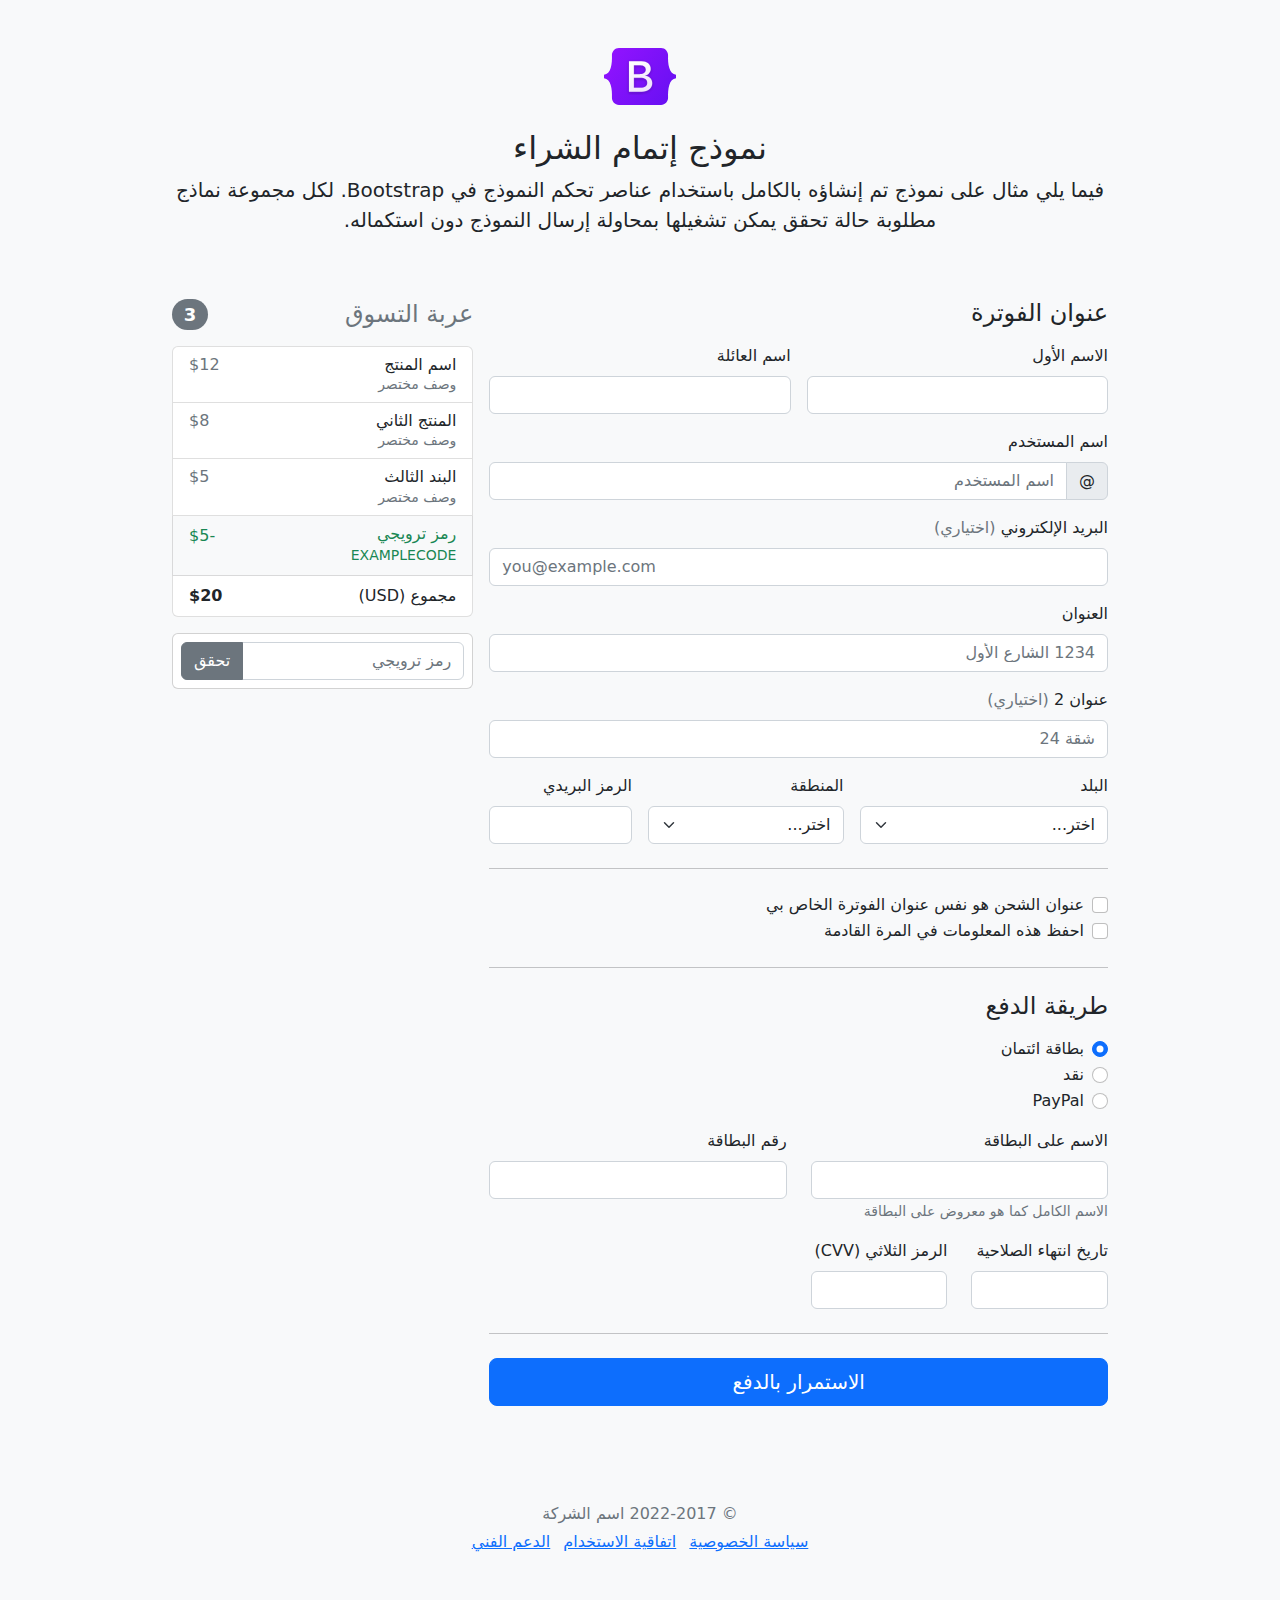
<file: V1.4 Bootstrap/bootstrap-5.2.1-examples/checkout-rtl/index.html>
<!doctype html>
<html lang="ar" dir="rtl">
  <head>
    <meta charset="utf-8">
    <meta name="viewport" content="width=device-width, initial-scale=1">
    <meta name="description" content="">
    <meta name="author" content="Mark Otto, Jacob Thornton, and Bootstrap contributors">
    <meta name="generator" content="Hugo 0.101.0">
    <title>مثال إتمام الشراء · Bootstrap v5.2</title>

    <link rel="canonical" href="https://getbootstrap.com/docs/5.2/examples/checkout-rtl/">

    

    

<link href="../assets/dist/css/bootstrap.rtl.min.css" rel="stylesheet">

    <style>
      .bd-placeholder-img {
        font-size: 1.125rem;
        text-anchor: middle;
        -webkit-user-select: none;
        -moz-user-select: none;
        user-select: none;
      }

      @media (min-width: 768px) {
        .bd-placeholder-img-lg {
          font-size: 3.5rem;
        }
      }

      .b-example-divider {
        height: 3rem;
        background-color: rgba(0, 0, 0, .1);
        border: solid rgba(0, 0, 0, .15);
        border-width: 1px 0;
        box-shadow: inset 0 .5em 1.5em rgba(0, 0, 0, .1), inset 0 .125em .5em rgba(0, 0, 0, .15);
      }

      .b-example-vr {
        flex-shrink: 0;
        width: 1.5rem;
        height: 100vh;
      }

      .bi {
        vertical-align: -.125em;
        fill: currentColor;
      }

      .nav-scroller {
        position: relative;
        z-index: 2;
        height: 2.75rem;
        overflow-y: hidden;
      }

      .nav-scroller .nav {
        display: flex;
        flex-wrap: nowrap;
        padding-bottom: 1rem;
        margin-top: -1px;
        overflow-x: auto;
        text-align: center;
        white-space: nowrap;
        -webkit-overflow-scrolling: touch;
      }
    </style>

    
    <!-- Custom styles for this template -->
    <link href="../checkout/form-validation.css" rel="stylesheet">
  </head>
  <body class="bg-light">
    
<div class="container">
  <main>
    <div class="py-5 text-center">
      <img class="d-block mx-auto mb-4" src="../assets/brand/bootstrap-logo.svg" alt="" width="72" height="57">
      <h2>نموذج إتمام الشراء</h2>
      <p class="lead">فيما يلي مثال على نموذج تم إنشاؤه بالكامل باستخدام عناصر تحكم النموذج في Bootstrap. لكل مجموعة نماذج مطلوبة حالة تحقق يمكن تشغيلها بمحاولة إرسال النموذج دون استكماله.</p>
    </div>

    <div class="row g-3">
      <div class="col-md-5 col-lg-4 order-md-last">
        <h4 class="d-flex justify-content-between align-items-center mb-3">
          <span class="text-muted">عربة التسوق</span>
          <span class="badge bg-secondary rounded-pill">3</span>
        </h4>
        <ul class="list-group mb-3">
          <li class="list-group-item d-flex justify-content-between lh-sm">
            <div>
              <h6 class="my-0">اسم المنتج</h6>
              <small class="text-muted">وصف مختصر</small>
            </div>
            <span class="text-muted">$12</span>
          </li>
          <li class="list-group-item d-flex justify-content-between lh-sm">
            <div>
              <h6 class="my-0">المنتج الثاني</h6>
              <small class="text-muted">وصف مختصر</small>
            </div>
            <span class="text-muted">$8</span>
          </li>
          <li class="list-group-item d-flex justify-content-between lh-sm">
            <div>
              <h6 class="my-0">البند الثالث</h6>
              <small class="text-muted">وصف مختصر</small>
            </div>
            <span class="text-muted">$5</span>
          </li>
          <li class="list-group-item d-flex justify-content-between bg-light">
            <div class="text-success">
              <h6 class="my-0">رمز ترويجي</h6>
              <small>EXAMPLECODE</small>
            </div>
            <span class="text-success">-$5</span>
          </li>
          <li class="list-group-item d-flex justify-content-between">
            <span>مجموع (USD)</span>
            <strong>$20</strong>
          </li>
        </ul>

        <form class="card p-2">
          <div class="input-group">
            <input type="text" class="form-control" placeholder="رمز ترويجي">
            <button type="submit" class="btn btn-secondary">تحقق</button>
          </div>
        </form>
      </div>
      <div class="col-md-7 col-lg-8">
        <h4 class="mb-3">عنوان الفوترة</h4>
        <form class="needs-validation" novalidate>
          <div class="row g-3">
            <div class="col-sm-6">
              <label for="firstName" class="form-label">الاسم الأول</label>
              <input type="text" class="form-control" id="firstName" placeholder="" value="" required>
              <div class="invalid-feedback">
                يرجى إدخال اسم أول صحيح.
              </div>
            </div>

            <div class="col-sm-6">
              <label for="lastName" class="form-label">اسم العائلة</label>
              <input type="text" class="form-control" id="lastName" placeholder="" value="" required>
              <div class="invalid-feedback">
                يرجى إدخال اسم عائلة صحيح.
              </div>
            </div>

            <div class="col-12">
              <label for="username" class="form-label">اسم المستخدم</label>
              <div class="input-group has-validation">
                <span class="input-group-text">@</span>
                <input type="text" class="form-control" id="username" placeholder="اسم المستخدم" required>
              <div class="invalid-feedback">
                اسم المستخدم الخاص بك مطلوب.
                </div>
              </div>
            </div>

            <div class="col-12">
              <label for="email" class="form-label">البريد الإلكتروني <span class="text-muted">(اختياري)</span></label>
              <input type="email" class="form-control" id="email" placeholder="you@example.com">
              <div class="invalid-feedback">
                يرجى إدخال عنوان بريد إلكتروني صحيح لتصلكم تحديثات الشحن.
              </div>
            </div>

            <div class="col-12">
              <label for="address" class="form-label">العنوان</label>
              <input type="text" class="form-control" id="address" placeholder="1234 الشارع الأول" required>
              <div class="invalid-feedback">
                يرجى إدخال عنوان الشحن الخاص بك.
              </div>
            </div>

            <div class="col-12">
              <label for="address2" class="form-label">عنوان 2 <span class="text-muted">(اختياري)</span></label>
              <input type="text" class="form-control" id="address2" placeholder="شقة 24">
            </div>

            <div class="col-md-5">
              <label for="country" class="form-label">البلد</label>
              <select class="form-select" id="country" required>
                <option value="">اختر...</option>
                <option>الولايات المتحدة الأمريكية</option>
              </select>
              <div class="invalid-feedback">
                يرجى اختيار بلد صحيح.
              </div>
            </div>

            <div class="col-md-4">
              <label for="state" class="form-label">المنطقة</label>
              <select class="form-select" id="state" required>
                <option value="">اختر...</option>
                <option>كاليفورنيا</option>
              </select>
              <div class="invalid-feedback">
                يرجى اختيار اسم منطقة صحيح.
              </div>
            </div>

            <div class="col-md-3">
              <label for="zip" class="form-label">الرمز البريدي</label>
              <input type="text" class="form-control" id="zip" placeholder="" required>
              <div class="invalid-feedback">
                الرمز البريدي مطلوب.
              </div>
            </div>
          </div>

          <hr class="my-4">

          <div class="form-check">
            <input type="checkbox" class="form-check-input" id="same-address">
            <label class="form-check-label" for="same-address">عنوان الشحن هو نفس عنوان الفوترة الخاص بي</label>
          </div>

          <div class="form-check">
            <input type="checkbox" class="form-check-input" id="save-info">
            <label class="form-check-label" for="save-info">احفظ هذه المعلومات في المرة القادمة</label>
          </div>

          <hr class="my-4">

          <h4 class="mb-3">طريقة الدفع</h4>

          <div class="my-3">
            <div class="form-check">
              <input id="credit" name="paymentMethod" type="radio" class="form-check-input" checked required>
              <label class="form-check-label" for="credit">بطاقة ائتمان</label>
            </div>
            <div class="form-check">
              <input id="cash" name="paymentMethod" type="radio" class="form-check-input" required>
              <label class="form-check-label" for="cash">نقد</label>
            </div>
            <div class="form-check">
              <input id="paypal" name="paymentMethod" type="radio" class="form-check-input" required>
              <label class="form-check-label" for="paypal">PayPal</label>
            </div>
          </div>

          <div class="row gy-3">
            <div class="col-md-6">
              <label for="cc-name" class="form-label">الاسم على البطاقة</label>
              <input type="text" class="form-control" id="cc-name" placeholder="" required>
              <small class="text-muted">الاسم الكامل كما هو معروض على البطاقة</small>
              <div class="invalid-feedback">
                الاسم على البطاقة مطلوب
              </div>
            </div>

            <div class="col-md-6">
              <label for="cc-number" class="form-label">رقم البطاقة</label>
              <input type="text" class="form-control" id="cc-number" placeholder="" required>
              <div class="invalid-feedback">
                رقم بطاقة الائتمان مطلوب
              </div>
            </div>

            <div class="col-md-3">
              <label for="cc-expiration" class="form-label">تاريخ انتهاء الصلاحية</label>
              <input type="text" class="form-control" id="cc-expiration" placeholder="" required>
              <div class="invalid-feedback">
                تاريخ انتهاء الصلاحية مطلوب
              </div>
            </div>

            <div class="col-md-3">
              <label for="cc-cvv" class="form-label">الرمز الثلاثي (CVV)</label>
              <input type="text" class="form-control" id="cc-cvv" placeholder="" required>
              <div class="invalid-feedback">
                رمز الحماية مطلوب
              </div>
            </div>
          </div>

          <hr class="my-4">

          <button class="w-100 btn btn-primary btn-lg" type="submit">الاستمرار بالدفع</button>
        </form>
      </div>
    </div>
  </main>
  <footer class="my-5 pt-5 text-muted text-center text-small">
    <p class="mb-1">&copy; 2022-2017 اسم الشركة</p>
    <ul class="list-inline">
      <li class="list-inline-item"><a href="#">سياسة الخصوصية</a></li>
      <li class="list-inline-item"><a href="#">اتفاقية الاستخدام</a></li>
      <li class="list-inline-item"><a href="#">الدعم الفني</a></li>
    </ul>
  </footer>
</div>


    <script src="../assets/dist/js/bootstrap.bundle.min.js"></script>

      <script src="../checkout/form-validation.js"></script>
  </body>
</html>
</file>
<file: V0/style.css>
*{
    margin: 0;
    padding: 0;
    box-sizing: border-box;
}

h1,h2,h2,h4,h5,h6{
    text-transform: uppercase;
    font-family: Arial, Helvetica, sans-serif;
}

p, button, a{
    font-family: 'Gill Sans', 'Gill Sans MT', Calibri, 'Trebuchet MS', sans-serif;
}

body{
    background-color: #1d1e31;
}

/*-- Navbar --*/
.navbar{
    height: 100px;
    width: 100%;
    display: flex;
    align-items: center;
}

.navbar .container{
    width: 900px;
    margin: 0 auto;
    display: flex;
    flex-direction: row;
    align-items: center;
    justify-content: space-evenly;
}

.navbar .container a{
    color: white;
    text-decoration: none;
    font-size: 1.2em;
    font-weight: 900;
}

.navbar .container a:hover{
    color: #fec675;
}

@media (max-width: 700px) {
    .navbar .container a{
        font-size: 0.8em;
    }
}

/*-- Section 1 --*/
.section1{
    margin-top: 50px;
}

.section1 .container{
    display: flex;
    align-items: center;
    max-width: 1500px;
    margin: 0 auto;
}

.section1 .container .gauche h1{
    font-size: 8em;
    color: white;
    text-shadow: 0px 0px 8px white;
}

.section1 .container .gauche p{
    color: #888888;
    max-width: 600px;
    font-weight: bold;
    margin: 40px 0;
}

.section1 .container .gauche button{
    width: 300px;
    height: 65px;
    border-radius: 15px;
    border: none;
    color: #2c2534;
    font-size: 1.1em;
    font-weight: 900;
    background-color: #fec675;
    box-shadow: 0px 0px 8px #fec675;
    letter-spacing: 1px;
}

@media (max-width: 1500px) {
    .section1 .container .gauche h1{
        font-size: 6em;
    }
}

@media (max-width: 1300px) {
    .section1 .container{
        flex-direction: column;
    }

    .section1 .gauche{
        display: flex;
        flex-direction: column;
        text-align: center;
        align-items: center;
    }
    
    .section1 .gauche{
        display: flex;
        flex-direction: column;
        align-items: center;
    }

    .section1 .droite img{
        margin-top: 50px;
        width: 90%;
    }
}

@media (max-width: 650px) {
    .section1 .container .gauche h1{
        font-size: 4em;
    }
    
    .section1 .container .gauche p{
        margin: 40px 35px;
    }
}
</file>
<file: V2.2_Custom/assets/css/style.css>
/* ===== GOOGLE Font ===== */
@import url('https://fonts.googleapis.com/css2?family=Poppins:wght@400;500;600&display=swap');

:root{
    --header-height: 3rem;

    /* ===== Couleur: violet 250 - vert 140 - bleu 220 - rose 290 - rouge 0 ===== */
    --hue-color: 0; 

    /* ===== HSL Couleur ===== */
    --first-color: hsl(var(--hue-color), 69%, 61%);
    --first-color-second: hsl(var(--hue-color), 69%, 61%);
    --first-color-alt: hsl(var(--hue-color), 57%, 53%);
    --first-color-lighter: hsl(var(--hue-color), 92%, 85%);
    --title-color: hsl(var(--hue-color), 8%, 15%);
    --text-color: hsl(var(--hue-color), 8%, 45%);
    --text-color-light: hsl(var(--hue-color), 8%, 65%);
    --input-color: hsl(var(--hue-color), 70%, 96%);
    --body-color: hsl(var(--hue-color), 60%, 99%);
    --container-color: #fff;

    /* ===== Font ===== */
    --body-font: 'Poppins', sans-serif;

    /* ===== 0.5rem = 8px 1rem = 16px 1.5rem = 24px ... ===== */
    --big-font-size: 2rem;
    --h1-font-size: 1.5rem;
    --h2-font-size: 1.25rem;
    --h3-font-size: 1.125rem;
    --normal-font-size: 0.938rem;
    --small-font-size: 0.813rem;
    --smaller-font-size: 0.75rem;

    /* ===== Font weight ===== */
    --font-medium: 500;
    --font-semi-bold: 600;

    /* ===== Margin bas ===== */
    --mb-0-25: 0.25rem;
    --mb-0-5: 0.5rem;
    --mb-0-75: 0.75rem;
    --mb-1: 1rem;
    --mb-1-5: 1.5rem;
    --mb-2: 2rem;
    --mb-2-5: 2.5rem;
    --mb-3: 3rem;

    /* ===== Z-index ===== */
    --z-tooltip: 10;
    --z-fixed: 100;
    --z-modal: 1000;
}


/* ===== Font pour large ===== */
@media screen and (min-width: 968px) {
    :root {
        --big-font-size: 3rem;
        --h1-font-size: 2.25rem;
        --h2-font-size: 1.5rem;
        --h3-font-size: 1.25rem;
        --normal-font-size: 1rem;
        --small-font-size: 0.875rem;
        --smaller-font-size: 0.813rem;
    }
}


/* ===== Varibale theme dark ===== */
body.dark-theme{
    /* ===== HSL Couleur ===== */
    --first-color-second: hsl(var(--hue-color), 30%, 8%);
    --title-color: hsl(var(--hue-color), 8%, 95%);
    --text-color: hsl(var(--hue-color), 8%, 75%);
    --input-color: hsl(var(--hue-color), 29%, 16%);
    --body-color: hsl(var(--hue-color), 28%, 12%);
    --container-color: hsl(var(--hue-color), 29%, 16%);
}

/* ===== Button Change Theme ===== */
.nav__btns{
    display: flex;
    align-items: center;
}

.change-theme{
    font-size: 1.1rem;
    color: var(--title-color);
    margin-right: var(--mb-1);
    cursor: pointer;
}

.change-theme:hover{
    color: var(--first-color);
}


/* ===== Base ===== */
*{
    box-sizing: border-box;
    padding: 0;
    margin: 0;
}

html{
    scroll-behavior: smooth;
    scrollbar-width: none;
}
::-webkit-scrollbar{
    display: none;
}

::selection{
    background: var(--first-color-alt);
    color: #fff;
}

body{
    margin: 0 0 var(--header-height) 0;
    font-family: var(--body-font);
    font-size: var(--normal-font-size);
    background-color: var(--body-color);
    color: var(--text-color);
}

h1,h2,h3,h4{
    color: var(--title-color);
    font-weight: var(--font-semi-bold);
}

ul{
    list-style: none;
}

a{
    text-decoration: none;
}

img{
    max-width: 100%;
    height: auto;
}


/* ===== Classe CSS réutilisable ===== */
.section{
    padding: 2rem 0 4rem;
}

.section__title{
    font-size: var(--h1-font-size);
}

.section__subtitle{
    display: block;
    font-size: var(--small-font-size);
    margin-bottom: var(--mb-3);
}

.section__title,
.section__subtitle{
    text-align: center;
}


/* ===== Layout ===== */
.container{
    max-width: 768px;
    margin-left: var(--mb-1-5);
    margin-right: var(--mb-1-5);
}

.grid{
    display: grid;
    gap: 1.5rem;
}

.header{
    width: 100%;
    position: fixed;
    bottom: 0;
    left: 0;
    z-index: var(--z-fixed);
    background-color: var(--body-color);
}


/* ===== nav ===== */
.nav{
    max-width: 968px;
    height: var(--header-height);
    display: flex;
    justify-content: space-between;
    align-items: center;
}

.nav__logo,
.nav__toggle{
    color: var(--title-color);
    font-weight: var(--font-medium);
}

.nav__logo:hover{
    color: var(--first-color);
}

.nav__toggle{
    font-size: 1.1rem;
    cursor: pointer;
}

.nav__toggle:hover{
    color: var(--first-color);
}

@media screen and (max-width: 767px){
    .nav__menu{
        position: fixed;
        bottom: -100%;
        left: 0;
        width: 100%;
        background-color: var(--body-color);
        padding: 2rem 1.5rem 4rem;
        box-shadow: 0 -1px 4px rgba(0, 0, 0, 0.15);
        border-radius: 1.5rem 1.5rem 0 0;
        transition: 0.3s;
    }
}

.nav__list{
    grid-template-columns: repeat(3, 1fr);
    gap: 2rem;
}

.nav__link{
    display: flex;
    flex-direction: column;
    align-items: center;
    font-size: var(--small-font-size);
    color: var(--title-color);
    font-weight: var(--font-medium);
}

.nav__link:hover{
    color: var(--first-color);
}

.nav__icon{
    font-size: 1.2rem;
}

.nav__close{
    position: absolute;
    right: 1.3rem;
    bottom: var(--mb-0-75);
    font-size: 1.5rem;
    cursor: pointer;
    color: var(--first-color);
}

.nav__close:hover{
    color: var(--first-color-alt);
}


/* ===== Montrer Menu ===== */
.show-menu{
    bottom: 0;
}

/* ===== Active link ===== */
.active-link{
    color: var(--first-color);
}

/* ===== Ombre menu ===== */
.scroll-header{
    box-shadow: 0 -1px 4px rgba(0, 0, 0, 0.15);
}


/* ===== Home ===== */
.home__container{
    gap: 1rem;
}

.home__content{
    grid-template-columns: 0.5fr 3fr;
    padding-top: 3.5rem;
    align-items: center;
}

.home__social{
    display: grid;
    grid-template-columns: max-content;
    row-gap: 1rem;
}

.home__social-icon{
    font-size: 1.5rem;
    color: var(--first-color);
}

.home__social-icon:hover{
    color: var(--first-color-alt);
}

.home__blob{
    width: 200px;
    fill: var(--first-color);
}

.home__blob-img{
    width: 170px;
}

.home__data{
    grid-column: 1/3;
}

.home__title{
    font-size: var(--big-font-size);
}

.home__subtitle{
    font-size: var(--h3-font-size);
    color: var(--text-color);
    font-weight: var(--font-medium);
    margin-bottom: var(--mb-0-75);
}

.home__description{
    margin-bottom: var(--mb-2);
}

.home__scroll{
    display: none;
}

.home__scroll-button{
    color: var(--first-color);
    transition: 0.3s;
}

.home__scroll-button:hover{
    transform: translateY(0.25rem);
}

.home__scroll-mouse{
    font-size: 2rem;
}

.home__scroll-name{
    font-size: var(--small-font-size);
    color: var(--title-color);
    font-weight: var(--font-medium);
    margin-right: var(--mb-0-25);
}

/* Le bouton pour les formulaires */
button{
    border: none;
    cursor: pointer;
}


/* ===== Buttons ===== */
.button{
    display: inline-block;
    background-color: var(--first-color);
    color: #fff;
    padding: 1rem;
    border-radius: 0.5rem;
    font-weight: var(--font-medium);
}

.button:hover{
    background-color: var(--first-color-alt);
}

.button__icon{
    font-size: 1.25rem;
    margin-left: var(--mb-0-5);
    transition: 0.3s;
}

.button--flex{
    display: inline-flex;
    align-items: center;
}

.button--white{
    background-color: #fff;
    color: var(--first-color);
}

.button--white:hover{
    background-color: #fff;
}

.button--small{
    padding: 0.75rem 1rem;
}

.button--link{
    padding: 0;
    background-color: transparent;
    color: var(--first-color);
}

.button--link:hover{
    background-color: transparent;
    color: var(--first-color-alt);
}


/* ===== About ===== */
.about__description{
    text-align: center;
    margin-bottom: var(--mb-2-5);
}

.about__info{
    display: flex;
    justify-content: space-evenly;
    margin-bottom: var(--mb-2-5);
}

.about__info-title{
    font-size: var(--h2-font-size);
    font-weight: var(--font-semi-bold);
    color: var(--title-color);
}

.about__info-name{
    font-size: var(--smaller-font-size);
}

.about__info-title,
.about__info-name{
    display: block;
    text-align: center;
}

.about__buttons{
    display: flex;
    justify-content: center;
}


/* ===== Skills ===== */
.skills__container{
    row-gap: 0;
}

.skills__header{
    display: flex;
    align-items: center;
    margin-bottom: var(--mb-2-5);
    cursor: pointer;
}

.skills__icon,
.skills__arrow{
    font-size: 2rem;
    color: var(--first-color);
}

.skills__icon{
    margin-right: var(--mb-0-75);
}

.skills__title{
    font-size: var(--h3-font-size);
}

.skills__subtitle{
    font-size: var(--small-font-size);
    color: var(--text-color-light);
}

.skills__arrow{
    margin-left: auto;
    transition: 0.4s;
}

.skills__list{
    row-gap: 1.5rem;
    padding-left: 2.7rem;
}

.skills__titles{
    display: flex;
    justify-content: space-between;
    margin-bottom: var(--mb-0-5);
}

.skills__name{
    font-size: var(--normal-font-size);
    font-weight: var(--font-medium);
}

.skills__bar,
.skills__percentage{
    height: 5px;
    border-radius: 0.25rem;
}

.skills__bar{
    background-color: var(--first-color-lighter);
}

.skills__percentage{
    display: block;
    background-color: var(--first-color);
}

/* ===== Skills 1 ===== */
.skills__html{
    width: 70%;
}
.skills__css{
    width: 65%;
}
.skills__bootstrap{
    width: 40%;
}

/* ===== Skills 2 ===== */
.skills__php{
    width: 60%;
}
.skills__js{
    width: 45%;
}
.skills__python{
    width: 50%;
}


.skills__close .skills__list{
    height: 0;
    overflow: hidden;
}

.skills__open .skills__list{
    height: max-content;
    margin-bottom: var(--mb-2-5);
}

.skills__open .skills__arrow{
    transform: rotate(-180deg);
}

/* ===== Qualification ===== */
.qualification__tabs{
    display: flex;
    justify-content: space-evenly;
    margin-bottom: var(--mb-2);
}

.qualification__button{
    font-size: var(--h3-font-size);
    font-weight: var(--font-medium);
    cursor: pointer;
}

.qualification__button:hover{
    color: var(--first-color);
}

.qualification__icon{
    font-size: 1.8rem;
    margin-right: var(--mb-0-25);
}

.qualification__data{
    display: grid;
    grid-template-columns: 1fr max-content 1fr;
    column-gap: 1.5rem;
}

.qualification__title{
    font-size: var(--normal-font-size);
    font-weight: var(--font-medium);
}

.qualification__subtitle{
    display: inline-block;
    font-size: var(--small-font-size);
    margin-bottom: var(--mb-1);
}

.qualification__calendar{
    font-size: var(--small-font-size);
    color: var(--text-color-light);
}

.qualification__rounder{
    display: inline-block;
    width: 13px;
    height: 13px;
    background-color: var(--first-color);
    border-radius: 50%;
}

.qualification__line{
    display: block;
    width: 1px;
    height: 100%;
    background-color: var(--first-color);
    transform: translate(6px, -7px);
}

.qualification [data-content]{
    display: none;
}

.qualification__active[data-content]{
    display: block;
}

.qualification__button.qualification__active{
    color: var(--first-color);
}


/* ===== Services ===== */
.services__container{
    gap: 1.5rem;
    grid-template-columns: repeat(2, 1fr);
}

.services__content{
    position: relative;
    background-color: var(--container-color);
    padding: 3.5rem 0.5rem 1.25rem 1.5rem;
    border-radius: 30px;
    box-shadow: 0 2px 4px rgba(0, 0, 0, 0.30);
    transition: 0.3s;
}

.services__content:hover{
    box-shadow: 0 6px 10px rgba(0, 0, 0, 0.30);
}

.services__icon{
    display: block;
    font-size: 1.5rem;
    color: var(--first-color);
    margin-bottom: var(--mb-1);
}

.services__title{
    font-size: var(--h3-font-size);
    margin-bottom: var(--mb-1);
    font-weight: var(--font-medium);
}

.services__button{
    cursor: pointer;
    font-size: var(--small-font-size);
}

.services__button:hover .button__icon{
    transform: translateX(0.75rem);
}

.services__modal{
    position: fixed;
    top: 0;
    left: 0;
    right: 0;
    bottom: 0;
    background-color: rgba(0, 0, 0, 0.5);
    display: flex;
    align-items: center;
    justify-content: center;
    padding: 0 1rem;
    z-index: var(--z-modal);
    opacity: 0;
    visibility: hidden;
    transition: 0.3s;
}

.services__modal-content{
    position: relative;
    background-color: var(--container-color);
    padding: 1.5rem;
    border-radius: 20px;
}

.services__modal-services{
    row-gap: 1rem;
}

.services__modal-service{
    display: flex;
    align-items: center;
}

.services__modal-title{
    font-size: var(--h3-font-size);
    font-weight: var(--font-medium);
    margin-bottom: var(--mb-1-5);
}

.services__modal-close{
    position: absolute;
    top: 1rem;
    right: 1rem;
    font-size: 1.5rem;
    color: var(--first-color);
    cursor: pointer;
}
.services__modal-close:hover{
    color: var(--first-color-alt);
    cursor: pointer;
}

.services__modal-icon{
    color: var(--first-color);
    margin-right: var(--mb-0-25);
}

/* Avtive Modal */
.active-modal{
    opacity: 1;
    visibility: visible;
}


/* ===== Portfolio ===== */
.portfolio__container{
    overflow: initial;
}

.portfolio__content{
    padding: 0 1.5rem;
}

.portfolio__img{
    width: 265px;
    border-radius: 1rem;
    justify-self: center;
}

.portfolio__title{
    font-size: var(--h3-font-size);
    margin-bottom: var(--mb-0-5);
}

.portfolio__description{
    margin-bottom: var(--mb-0-75);
}

.portfolio__button:hover .button__icon{
    transform: translateX(0.25rem);
}

.swiper-button-prev::after,
.swiper-button-next::after{
    content: '';
}

.swiper-portfolio-icon{
    font-size: 2rem;
    color: var(--first-color);
}

.swiper-button-prev{
    left: -0.5rem;
}

.swiper-button-next{
    right: -0.5rem;
}

.swiper-container-horizontal > .swiper-pagination-bullets{
    bottom: -2.5rem;
}

.swiper-pagination-bullet-active{
    background-color: var(--first-color);
}

.swiper-button-prev,
.swiper-button-next,
.swiper-pagination-bullet{
    outline: none;
}


/* ===== Contact ===== */
.contact__container{
    row-gap: 3rem;
}

.mail{
    display: flex;
    align-items: center;
    justify-content: center;
}

.contact__information{
    display: flex;
    margin-bottom: var(--mb-2);
}

.contact__icon{
    font-size: 2rem;
    color: var(--first-color);
    margin-right: var(--mb-0-75);
    display: flex;
    align-items: center;
}

.contact__title{
    font-size: var(--h3-font-size);
    font-weight: var(--font-medium);
}

.contact__subtitle{
    font-size: var(--small-font-size);
    color: var(--text-color-light);
}

.contact__content{
    background-color: var(--input-color);
    border-radius: 0.5rem;
    padding: 0.75rem 1rem 0.25rem;
}

.contact__label{
    font-size: var(--smaller-font-size);
    color: var(--title-color);
}

.contact__input{
    width: 100%;
    background-color: var(--input-color);
    color: var(--text-color);
    font-family: var(--body-font);
    font-size: var(--normal-font-size);
    border: none;
    outline: none;
    padding: 0.25rem 0.5rem 0.5rem 0;
}

/* ===== Footer ===== */
.footer{
    padding-top: 2rem;
}

.footer__bg{
    background-color: var(--first-color-second);
    padding: 2rem 0 2rem;
}

.footer__copy{
    font-size: var(--normal-font-size);
    text-align: center;
    color: #fff;
}


/* ===== Scroll Up ===== */
.scrollup{
    position: fixed;
    right: 1rem;
    bottom: -20%;
    background-color: var(--first-color);
    opacity: 0.8;
    padding: 0.3rem;
    border-radius: 0.4rem;
    z-index: var(--z-tooltip);
    transition: 0.4s;
}

.scrollup:hover{
    background-color: var(--first-color-alt);
}

.scrollup__icon{
    font-size: 1.5rem;
    color: #fff;
    display: flex;
    align-items: center;
}

.show-scroll{
    bottom: 5rem;
}


/* ===== Media Queries ===== */

/* ===== Petit Ecran ===== */
@media screen and (max-width: 420px){
    .container{
        margin-left: var(--mb-1);
        margin-right: var(--mb-1);
    }

    .nav__menu{
        padding: 2rem 0.25rem 4rem;
    }
    .nav__list{
        column-gap: 0;
    }

    .home__content{
        grid-template-columns: 0.25fr 3fr;
    }
    .home__blob{
        width: 180px;
    }

    .skills__title{
        font-size: var(--normal-font-size);
    }

    .qualification__data{
        gap: 0.5rem;
    }
    
    .services__container{
        grid-template-columns: max-content;
        justify-content: center;
    }
    .services__content{
        padding-right: 3.5rem;
    }
    .services__modal{
        padding: 0 0.5rem;
    }
}

/* ===== Moyen Ecran ===== */
@media screen and (min-width: 568px){
    .home__content{
        grid-template-columns: max-content 1fr 1fr;
    }
    .home__data{
        grid-column: initial;
    }
    .home__img{
        order: 1;
        justify-self: center;
    }

    .skills__container,
    .portfolio__content{
        grid-template-columns: repeat(2, 1fr);
    }

    .qualification__sections{
        display: grid;
        grid-template-columns: 0.6fr;
        justify-content: center;
    }
}

@media screen and (min-width: 768px){
    .container{
        margin-left: auto;
        margin-right: auto;
    }

    body{
        margin: 0;
    }

    .section{
        padding: 6rem 0 2rem;
    }
    .section__subtitle{
        margin-bottom: 4rem;
    }

    .header{
        top: 0;
        bottom: initial;
    }

    .header,
    .main{
        padding: 0 1rem;
    }

    .nav{
        height: calc(var(--header-height) + 1.5rem);
        column-gap: 1rem;
    }
    .nav__icon,
    .nav__close,
    .nav__toggle{
        display: none;
    }
    .nav__list{
        display: flex;
        column-gap: 1.5rem;
    }
    .nav__menu{
        margin-left: auto;
    }
    .change-theme{
        margin: 0;
    }

    .home__container{
        row-gap: 5rem;
    }
    .home__content{
        padding-top: 5.5rem;
        column-gap: 2rem;
    }
    .home__blob{
        width: 270px;
    }
    .home__scroll{
        display: block;
    }
    .home__scroll-button{
        margin-left: 3rem;
    }

    .qualification__tabs{
        justify-content: center;
    }
    .qualification__button{
        margin: 0 var(--mb-1);
    }
    .qualification__sections{
        grid-template-columns: 0.5fr;
    }

    .services__container{
        grid-template-columns: repeat(3, 218px);
        justify-content: center;
    }
    .services__icon{
        font-size: 2rem;
    }
    .services__content{
        padding: 6rem 0 2rem 2.5rem;
    }
    .services__modal-content{
        width: 450px;
    }

    .portfolio__img{
        width: 320px;
    }
    .portfolio__content{
        align-items: center;
    }

    .footer__bg{
        padding: 3rem 0 3rem;
    }
}

/* ===== Large Ecran ===== */
@media screen and (min-width: 1024px) {
    .header,
    .main{
        padding: 0;
    }

    .home__blob{
        width: 320px;
    }
    .home__social{
        transform: translateX(-6rem);
    }

    .services__container{
        grid-template-columns: repeat(3, 238px);
    }

    .portfolio__content{
        column-gap: 5rem;
    }
    .swiper-portfolio-icon{
        font-size: 3.5rem;
    }
    .swiper-button-prev{
        left: -3.5rem;
    }
    .swiper-button-next{
        right: -3.5rem;
    }
    .swiper-container-horizontal > .swiper-pagination-bullets{
        bottom: -4.5rem;
    }

    .contact__inputs{
        grid-template-columns: repeat(2, 1fr);
    }
}


/* Couleur du theme */
.color__button{
    font-size: 1.1rem;
    color: var(--title-color);
    margin-right: var(--mb-1);
    cursor: pointer;
}

.color__button:hover{
    color: var(--first-color);
}

.color__modal{
    position: fixed;
    top: 0;
    left: 0;
    right: 0;
    bottom: 0;
    background-color: rgba(0, 0, 0, 0.5);
    display: flex;
    align-items: center;
    justify-content: center;
    padding: 0 1rem;
    z-index: var(--z-modal);
    opacity: 0;
    visibility: hidden;
    transition: 0.3s;
}

.color__modal-content{
    position: relative;
    background-color: var(--container-color);
    padding: 1.5rem;
    border-radius: 20px;
}

.color__modal-services{
    grid-template-columns: repeat(5, 1fr);
    row-gap: 0.2rem;
}

.color__modal-service{
    display: flex;
    align-items: center;
}

.color__modal-services li{
    width: 24px;
    height: 24px;
    border-radius: 50%;
    transition: 0.2s;
    cursor: pointer;
}
#red{
    background-color: hsl(0, 69%, 61%);
}
#green{
    background-color: hsl(140, 69%, 61%);
}
#violet{
    background-color: hsl(250, 69%, 61%);
}
#blue{
    background-color: hsl(220, 69%, 61%);
}
#pink{
    background-color: hsl(290, 69%, 61%);
}

.color__modal-services li:hover{
    transform: scale(1.1);
}

.color__modal-title{
    font-size: var(--h3-font-size);
    font-weight: var(--font-medium);
    margin-bottom: var(--mb-1-5);
    text-align: center;
}

.color__modal-close{
    position: absolute;
    top: 1rem;
    right: 1rem;
    font-size: 1.5rem;
    color: var(--first-color);
    cursor: pointer;
}
.color__modal-close:hover{
    color: var(--first-color-alt);
    cursor: pointer;
}

/* Avtive couleur Modal */
.color-active-modal{
    opacity: 1;
    visibility: visible;
}
</file>
<file: V2/assets/css/style.css>
/* ===== GOOGLE Font ===== */
@import url('https://fonts.googleapis.com/css2?family=Poppins:wght@400;500;600&display=swap');

:root{
    --header-height: 3rem;

    /* ===== Couleur: violet 250 - vert 140 - bleu 220 - rose 290 - rouge 0 ===== */
    --hue-color: 220; 

    /* ===== HSL Couleur ===== */
    --first-color: hsl(var(--hue-color), 69%, 61%);
    --first-color-second: hsl(var(--hue-color), 69%, 61%);
    --first-color-alt: hsl(var(--hue-color), 57%, 53%);
    --first-color-lighter: hsl(var(--hue-color), 92%, 85%);
    --title-color: hsl(var(--hue-color), 8%, 15%);
    --text-color: hsl(var(--hue-color), 8%, 45%);
    --text-color-light: hsl(var(--hue-color), 8%, 65%);
    --input-color: hsl(var(--hue-color), 70%, 96%);
    --body-color: hsl(var(--hue-color), 60%, 99%);
    --container-color: #fff;

    /* ===== Font ===== */
    --body-font: 'Poppins', sans-serif;

    /* ===== 0.5rem = 8px 1rem = 16px 1.5rem = 24px ... ===== */
    --big-font-size: 2rem;
    --h1-font-size: 1.5rem;
    --h2-font-size: 1.25rem;
    --h3-font-size: 1.125rem;
    --normal-font-size: 0.938rem;
    --small-font-size: 0.813rem;
    --smaller-font-size: 0.75rem;

    /* ===== Font weight ===== */
    --font-medium: 500;
    --font-semi-bold: 600;

    /* ===== Margin bas ===== */
    --mb-0-25: 0.25rem;
    --mb-0-5: 0.5rem;
    --mb-0-75: 0.75rem;
    --mb-1: 1rem;
    --mb-1-5: 1.5rem;
    --mb-2: 2rem;
    --mb-2-5: 2.5rem;
    --mb-3: 3rem;

    /* ===== Z-index ===== */
    --z-tooltip: 10;
    --z-fixed: 100;
    --z-modal: 1000;
}


/* ===== Font pour large ===== */
@media screen and (min-width: 968px) {
    :root {
        --big-font-size: 3rem;
        --h1-font-size: 2.25rem;
        --h2-font-size: 1.5rem;
        --h3-font-size: 1.25rem;
        --normal-font-size: 1rem;
        --small-font-size: 0.875rem;
        --smaller-font-size: 0.813rem;
    }
}


/* ===== Varibale theme dark ===== */
body.dark-theme{
    /* ===== HSL Couleur ===== */
    --first-color-second: hsl(var(--hue-color), 30%, 8%);
    --title-color: hsl(var(--hue-color), 8%, 95%);
    --text-color: hsl(var(--hue-color), 8%, 75%);
    --input-color: hsl(var(--hue-color), 29%, 16%);
    --body-color: hsl(var(--hue-color), 28%, 12%);
    --container-color: hsl(var(--hue-color), 29%, 16%);
}

/* ===== Button Change Theme ===== */
.nav__btns{
    display: flex;
    align-items: center;
}

.change-theme{
    font-size: 1.1rem;
    color: var(--title-color);
    margin-right: var(--mb-1);
    cursor: pointer;
}

.change-theme:hover{
    color: var(--first-color);
}


/* ===== Base ===== */
*{
    box-sizing: border-box;
    padding: 0;
    margin: 0;
}

html{
    scroll-behavior: smooth;
    scrollbar-width: none;
}
::-webkit-scrollbar{
    display: none;
}

::selection{
    background: var(--first-color);
    color: #fff;
}

body{
    margin: 0 0 var(--header-height) 0;
    font-family: var(--body-font);
    font-size: var(--normal-font-size);
    background-color: var(--body-color);
    color: var(--text-color);
}

h1,h2,h3,h4{
    color: var(--title-color);
    font-weight: var(--font-semi-bold);
}

ul{
    list-style: none;
}

a{
    text-decoration: none;
}

img{
    max-width: 100%;
    height: auto;
}


/* ===== Classe CSS réutilisable ===== */
.section{
    padding: 2rem 0 4rem;
}

.section__title{
    font-size: var(--h1-font-size);
}

.section__subtitle{
    display: block;
    font-size: var(--small-font-size);
    margin-bottom: var(--mb-3);
}

.section__title,
.section__subtitle{
    text-align: center;
}


/* ===== Layout ===== */
.container{
    max-width: 768px;
    margin-left: var(--mb-1-5);
    margin-right: var(--mb-1-5);
}

.grid{
    display: grid;
    gap: 1.5rem;
}

.header{
    width: 100%;
    position: fixed;
    bottom: 0;
    left: 0;
    z-index: var(--z-fixed);
    background-color: var(--body-color);
}


/* ===== nav ===== */
.nav{
    max-width: 968px;
    height: var(--header-height);
    display: flex;
    justify-content: space-between;
    align-items: center;
}

.nav__logo,
.nav__toggle{
    color: var(--title-color);
    font-weight: var(--font-medium);
}

.nav__logo:hover{
    color: var(--first-color);
}

.nav__toggle{
    font-size: 1.1rem;
    cursor: pointer;
}

.nav__toggle:hover{
    color: var(--first-color);
}

@media screen and (max-width: 767px){
    .nav__menu{
        position: fixed;
        bottom: -100%;
        left: 0;
        width: 100%;
        background-color: var(--body-color);
        padding: 2rem 1.5rem 4rem;
        box-shadow: 0 -1px 4px rgba(0, 0, 0, 0.15);
        border-radius: 1.5rem 1.5rem 0 0;
        transition: 0.3s;
    }
}

.nav__list{
    grid-template-columns: repeat(3, 1fr);
    gap: 2rem;
}

.nav__link{
    display: flex;
    flex-direction: column;
    align-items: center;
    font-size: var(--small-font-size);
    color: var(--title-color);
    font-weight: var(--font-medium);
}

.nav__link:hover{
    color: var(--first-color);
}

.nav__icon{
    font-size: 1.2rem;
}

.nav__close{
    position: absolute;
    right: 1.3rem;
    bottom: var(--mb-0-75);
    font-size: 1.5rem;
    cursor: pointer;
    color: var(--first-color);
}

.nav__close:hover{
    color: var(--first-color-alt);
}


/* ===== Montrer Menu ===== */
.show-menu{
    bottom: 0;
}

/* ===== Active link ===== */
.active-link{
    color: var(--first-color);
}

/* ===== Ombre menu ===== */
.scroll-header{
    box-shadow: 0 -1px 4px rgba(0, 0, 0, 0.15);
}


/* ===== Home ===== */
.home__container{
    gap: 1rem;
}

.home__content{
    grid-template-columns: 0.5fr 3fr;
    padding-top: 3.5rem;
    align-items: center;
}

.home__social{
    display: grid;
    grid-template-columns: max-content;
    row-gap: 1rem;
}

.home__social-icon{
    font-size: 1.25rem;
    color: var(--first-color);
}

.home__social-icon:hover{
    color: var(--first-color-alt);
}

.home__blob{
    width: 200px;
    fill: var(--first-color);
}

.home__blob-img{
    width: 170px;
}

.home__data{
    grid-column: 1/3;
}

.home__title{
    font-size: var(--big-font-size);
}

.home__subtitle{
    font-size: var(--h3-font-size);
    color: var(--text-color);
    font-weight: var(--font-medium);
    margin-bottom: var(--mb-0-75);
}

.home__description{
    margin-bottom: var(--mb-2);
}

.home__scroll{
    display: none;
}

.home__scroll-button{
    color: var(--first-color);
    transition: 0.3s;
}

.home__scroll-button:hover{
    transform: translateY(0.25rem);
}

.home__scroll-mouse{
    font-size: 2rem;
}

.home__scroll-name{
    font-size: var(--small-font-size);
    color: var(--title-color);
    font-weight: var(--font-medium);
    margin-right: var(--mb-0-25);
}


/* ===== Buttons ===== */
.button{
    display: inline-block;
    background-color: var(--first-color);
    color: #fff;
    padding: 1rem;
    border-radius: 0.5rem;
    font-weight: var(--font-medium);
}

.button:hover{
    background-color: var(--first-color-alt);
}

.button__icon{
    font-size: 1.25rem;
    margin-left: var(--mb-0-5);
    transition: 0.3s;
}

.button--flex{
    display: inline-flex;
    align-items: center;
}

.button--white{
    background-color: #fff;
    color: var(--first-color);
}

.button--white:hover{
    background-color: #fff;
}

.button--small{
    padding: 0.75rem 1rem;
}

.button--link{
    padding: 0;
    background-color: transparent;
    color: var(--first-color);
}

.button--link:hover{
    background-color: transparent;
    color: var(--first-color-alt);
}


/* ===== About ===== */
.about__img{
    width: 200px;
    border-radius: 0.5rem;
    justify-self: center;
    align-self: center;
}

.about__description{
    text-align: center;
    margin-bottom: var(--mb-2-5);
}

.about__info{
    display: flex;
    justify-content: space-evenly;
    margin-bottom: var(--mb-2-5);
}

.about__info-title{
    font-size: var(--h2-font-size);
    font-weight: var(--font-semi-bold);
    color: var(--title-color);
}

.about__info-name{
    font-size: var(--smaller-font-size);
}

.about__info-title,
.about__info-name{
    display: block;
    text-align: center;
}

.about__buttons{
    display: flex;
    justify-content: center;
}


/* ===== Skills ===== */
.skills__container{
    row-gap: 0;
}

.skills__header{
    display: flex;
    align-items: center;
    margin-bottom: var(--mb-2-5);
    cursor: pointer;
}

.skills__icon,
.skills__arrow{
    font-size: 2rem;
    color: var(--first-color);
}

.skills__icon{
    margin-right: var(--mb-0-75);
}

.skills__title{
    font-size: var(--h3-font-size);
}

.skills__subtitle{
    font-size: var(--small-font-size);
    color: var(--text-color-light);
}

.skills__arrow{
    margin-left: auto;
    transition: 0.4s;
}

.skills__list{
    row-gap: 1.5rem;
    padding-left: 2.7rem;
}

.skills__titles{
    display: flex;
    justify-content: space-between;
    margin-bottom: var(--mb-0-5);
}

.skills__name{
    font-size: var(--normal-font-size);
    font-weight: var(--font-medium);
}

.skills__bar,
.skills__percentage{
    height: 5px;
    border-radius: 0.25rem;
}

.skills__bar{
    background-color: var(--first-color-lighter);
}

.skills__percentage{
    display: block;
    background-color: var(--first-color);
}

/* ===== Skills 1 ===== */
.skills__html{
    width: 75%;
}
.skills__css{
    width: 70%;
}
.skills__js{
    width: 50%;
}
.skills__react{
    width: 0%;
}

/* ===== Skills 2 ===== */
.skills__php{
    width: 75%;
}
.skills__node{
    width: 10%;
}
.skills__firebase{
    width: 20%;
}
.skills__python{
    width: 50%;
}

/* ===== Skills 3 ===== */
.skills__figma{
    width: 15%;
}
.skills__sketch{
    width: 10%;
}
.skills__photoshop{
    width: 0%;
}

.skills__close .skills__list{
    height: 0;
    overflow: hidden;
}

.skills__open .skills__list{
    height: max-content;
    margin-bottom: var(--mb-2-5);
}

.skills__open .skills__arrow{
    transform: rotate(-180deg);
}

/* ===== Qualification ===== */
.qualification__tabs{
    display: flex;
    justify-content: space-evenly;
    margin-bottom: var(--mb-2);
}

.qualification__button{
    font-size: var(--h3-font-size);
    font-weight: var(--font-medium);
    cursor: pointer;
}

.qualification__button:hover{
    color: var(--first-color);
}

.qualification__icon{
    font-size: 1.8rem;
    margin-right: var(--mb-0-25);
}

.qualification__data{
    display: grid;
    grid-template-columns: 1fr max-content 1fr;
    column-gap: 1.5rem;
}

.qualification__title{
    font-size: var(--normal-font-size);
    font-weight: var(--font-medium);
}

.qualification__subtitle{
    display: inline-block;
    font-size: var(--small-font-size);
    margin-bottom: var(--mb-1);
}

.qualification__calendar{
    font-size: var(--small-font-size);
    color: var(--text-color-light);
}

.qualification__rounder{
    display: inline-block;
    width: 13px;
    height: 13px;
    background-color: var(--first-color);
    border-radius: 50%;
}

.qualification__line{
    display: block;
    width: 1px;
    height: 100%;
    background-color: var(--first-color);
    transform: translate(6px, -7px);
}

.qualification [data-content]{
    display: none;
}

.qualification__active[data-content]{
    display: block;
}

.qualification__button.qualification__active{
    color: var(--first-color);
}


/* ===== Services ===== */
.services__container{
    gap: 1.5rem;
    grid-template-columns: repeat(2, 1fr);
}

.services__content{
    position: relative;
    background-color: var(--container-color);
    padding: 3.5rem 0.5rem 1.25rem 1.5rem;
    border-radius: 30px;
    box-shadow: 0 2px 4px rgba(0, 0, 0, 0.30);
    transition: 0.3s;
}

.services__content:hover{
    box-shadow: 0 6px 10px rgba(0, 0, 0, 0.30);
}

.services__icon{
    display: block;
    font-size: 1.5rem;
    color: var(--first-color);
    margin-bottom: var(--mb-1);
}

.services__title{
    font-size: var(--h3-font-size);
    margin-bottom: var(--mb-1);
    font-weight: var(--font-medium);
}

.services__button{
    cursor: pointer;
    font-size: var(--small-font-size);
}

.services__button:hover .button__icon{
    transform: translateX(0.75rem);
}

.services__modal{
    position: fixed;
    top: 0;
    left: 0;
    right: 0;
    bottom: 0;
    background-color: rgba(0, 0, 0, 0.5);
    display: flex;
    align-items: center;
    justify-content: center;
    padding: 0 1rem;
    z-index: var(--z-modal);
    opacity: 0;
    visibility: hidden;
    transition: 0.3s;
}

.services__modal-content{
    position: relative;
    background-color: var(--container-color);
    padding: 1.5rem;
    border-radius: 20px;
}

.services__modal-services{
    row-gap: 1rem;
}

.services__modal-service{
    display: flex;
    align-items: center;
}

.services__modal-title{
    font-size: var(--h3-font-size);
    font-weight: var(--font-medium);
    margin-bottom: var(--mb-1-5);
}

.services__modal-close{
    position: absolute;
    top: 1rem;
    right: 1rem;
    font-size: 1.5rem;
    color: var(--first-color);
    cursor: pointer;
}
.services__modal-close:hover{
    color: var(--first-color-alt);
    cursor: pointer;
}

.services__modal-icon{
    color: var(--first-color);
    margin-right: var(--mb-0-25);
}

/* Avtive Modal */
.active-modal{
    opacity: 1;
    visibility: visible;
}


/* ===== Portfolio ===== */
.portfolio__container{
    overflow: initial;
}

.portfolio__content{
    padding: 0 1.5rem;
}

.portfolio__img{
    width: 265px;
    border-radius: 1rem;
    justify-self: center;
}

.portfolio__title{
    font-size: var(--h3-font-size);
    margin-bottom: var(--mb-0-5);
}

.portfolio__description{
    margin-bottom: var(--mb-0-75);
}

.portfolio__button:hover .button__icon{
    transform: translateX(0.25rem);
}

.swiper-button-prev::after,
.swiper-button-next::after{
    content: '';
}

.swiper-portfolio-icon{
    font-size: 2rem;
    color: var(--first-color);
}

.swiper-button-prev{
    left: -0.5rem;
}

.swiper-button-next{
    right: -0.5rem;
}

.swiper-container-horizontal > .swiper-pagination-bullets{
    bottom: -2.5rem;
}

.swiper-pagination-bullet-active{
    background-color: var(--first-color);
}

.swiper-button-prev,
.swiper-button-next,
.swiper-pagination-bullet{
    outline: none;
}

/* ===== Project ===== */
.project{
    text-align: center;
}

.project__bg{
    background-color: var(--first-color);
    padding-top: 3rem;
}

.project__title{
    font-size: var(--h2-font-size);
    margin-bottom: var(--mb-0-75);
}

.project__description{
    margin-bottom: var(--mb-1-5);
}

.project__title,
.project__description{
    color: #fff;
}

.project__img{
    width: 232px;
    justify-self: center;
}


/* ===== Témoignage ===== */
.testimonial__data,
.testimonial__header{
    display: flex;
}

.testimonial__data{
    justify-content: space-between;
    margin-bottom: var(--mb-1);
}

.testimonial__img{
    width: 60px;
    height: 60px;
    border-radius: 50%;
    margin-right: var(--mb-0-75);
}

.testimonial__name{
    font-size: var(--h3-font-size);
    font-weight: var(--font-medium);
}

.testimonial__client{
    font-size: var(--small-font-size);
    color: var(--text-color-light);
}

.testimonial__description{
    margin-bottom: var(--mb-2-5);
}

.testimonial__icon-star{
    color: var(--first-color);
}

.swiper-container .swiper-pagination-testimonial{
    bottom: 0;
}

/* ===== Contact ===== */
.contact__container{
    row-gap: 3rem;
}

.contact__information{
    display: flex;
    margin-bottom: var(--mb-2);
}

.contact__icon{
    font-size: 2rem;
    color: var(--first-color);
    margin-right: var(--mb-0-75);
    display: flex;
    align-items: center;
}

.contact__title{
    font-size: var(--h3-font-size);
    font-weight: var(--font-medium);
}

.contact__subtitle{
    font-size: var(--small-font-size);
    color: var(--text-color-light);
}

.contact__content{
    background-color: var(--input-color);
    border-radius: 0.5rem;
    padding: 0.75rem 1rem 0.25rem;
}

.contact__label{
    font-size: var(--smaller-font-size);
    color: var(--title-color);
}

.contact__input{
    width: 100%;
    background-color: var(--input-color);
    color: var(--text-color);
    font-family: var(--body-font);
    font-size: var(--normal-font-size);
    border: none;
    outline: none;
    padding: 0.25rem 0.5rem 0.5rem 0;
}

/* ===== Footer ===== */
.footer{
    padding-top: 2rem;
}

.footer__container{
    row-gap: 3.5rem;
}

.footer__bg{
    background-color: var(--first-color-second);
    padding: 2rem 0 3rem;
}

.footer__title{
    font-size: var(--h1-font-size);
    margin-bottom: var(--mb-0-25);
}

.footer__subtitle{
    font-size: var(--small-font-size);
}

.footer__links{
    display: flex;
    flex-direction: column;
    row-gap: 1.5rem;
}

.footer__link:hover{
    color: var(--first-color-lighter);
}

.footer__social{
    font-size: 1.25rem;
    margin-right: var(--mb-1-5);
}

.footer__social:hover{
    color: var(--first-color-lighter);
}

.footer__copy{
    font-size: var(--smaller-font-size);
    text-align: center;
    color: var(--text-color-light);
    margin-top: var(--mb-3);
}

.footer__title,
.footer__subtitle,
.footer__link,
.footer__social{
    color: #fff;
}

/* ===== Scroll Up ===== */
.scrollup{
    position: fixed;
    right: 1rem;
    bottom: -20%;
    background-color: var(--first-color);
    opacity: 0.8;
    padding: 0.3rem;
    border-radius: 0.4rem;
    z-index: var(--z-tooltip);
    transition: 0.4s;
}

.scrollup:hover{
    background-color: var(--first-color-alt);
}

.scrollup__icon{
    font-size: 1.5rem;
    color: #fff;
    display: flex;
    align-items: center;
}

.show-scroll{
    bottom: 5rem;
}


/* ===== Media Queries ===== */

/* ===== Petit Ecran ===== */
@media screen and (max-width: 350px){
    .container{
        margin-left: var(--mb-1);
        margin-right: var(--mb-1);
    }

    .nav__menu{
        padding: 2rem 0.25rem 4rem;
    }
    .nav__list{
        column-gap: 0;
    }

    .home__content{
        grid-template-columns: 0.25fr 3fr;
    }
    .home__blob{
        width: 180px;
    }

    .skills__title{
        font-size: var(--normal-font-size);
    }

    .qualification__data{
        gap: 0.5rem;
    }
    
    .services__container{
        grid-template-columns: max-content;
        justify-content: center;
    }
    .services__content{
        padding-right: 3.5rem;
    }
    .services__modal{
        padding: 0 0.5rem;
    }

    .project__img{
        width: 200px;
    }

    .testimonial__data,
    .testimonial__header{
        flex-direction: column;
        align-items: center;
    }
    .testimonial__img{
        margin-right: 0;
        margin-bottom: var(--mb-0-25);
    }
    .testimonial__data,
    .testimonial__description{
        text-align: center;
    }
}

/* ===== Moyen Ecran ===== */
@media screen and (min-width: 568px){
    .home__content{
        grid-template-columns: max-content 1fr 1fr;
    }
    .home__data{
        grid-column: initial;
    }
    .home__img{
        order: 1;
        justify-self: center;
    }

    .about__container,
    .skills__container,
    .portfolio__content,
    .project__container,
    .contact__container,
    .footer__container{
        grid-template-columns: repeat(2, 1fr);
    }

    .qualification__sections{
        display: grid;
        grid-template-columns: 0.6fr;
        justify-content: center;
    }
}

@media screen and (min-width: 768px){
    .container{
        margin-left: auto;
        margin-right: auto;
    }

    body{
        margin: 0;
    }

    .section{
        padding: 6rem 0 2rem;
    }
    .section__subtitle{
        margin-bottom: 4rem;
    }

    .header{
        top: 0;
        bottom: initial;
    }

    .header,
    .main,
    .footer__container{
        padding: 0 1rem;
    }

    .nav{
        height: calc(var(--header-height) + 1.5rem);
        column-gap: 1rem;
    }
    .nav__icon,
    .nav__close,
    .nav__toggle{
        display: none;
    }
    .nav__list{
        display: flex;
        column-gap: 2rem;
    }
    .nav__menu{
        margin-left: auto;
    }
    .change-theme{
        margin: 0;
    }

    .home__container{
        row-gap: 5rem;
    }
    .home__content{
        padding-top: 5.5rem;
        column-gap: 2rem;
    }
    .home__blob{
        width: 270px;
    }
    .home__scroll{
        display: block;
    }
    .home__scroll-button{
        margin-left: 3rem;
    }

    .about__container{
        column-gap: 5rem;
    }
    .about__img{
        width: 350px;
    }
    .about__description{
        text-align: initial;
    }
    .about__info{
        justify-content: space-between;
    }
    .about__buttons{
        justify-content: initial;
    }

    .qualification__tabs{
        justify-content: center;
    }
    .qualification__button{
        margin: 0 var(--mb-1);
    }
    .qualification__sections{
        grid-template-columns: 0.5fr;
    }

    .services__container{
        grid-template-columns: repeat(3, 218px);
        justify-content: center;
    }
    .services__icon{
        font-size: 2rem;
    }
    .services__content{
        padding: 6rem 0 2rem 2.5rem;
    }
    .services__modal-content{
        width: 450px;
    }

    .portfolio__img{
        width: 320px;
    }
    .portfolio__content{
        align-items: center;
    }

    .project{
        text-align: initial;
    }
    .project__bg{
        background: none;
    }
    .project__container{
        background-color: var(--first-color-second);
        border-radius: 1rem;
        padding: 3rem 2.5rem 0;
        grid-template-columns: 1fr max-content;
        column-gap: 3rem;
    }
    .project__data{
        padding-top: 0.8rem;
    }

    .footer__container{
        grid-template-columns: repeat(3, 1fr);
    }
    .footer__bg{
        padding: 3rem 0 3.5rem;
    }
    .footer__links{
        flex-direction: row;
        column-gap: 2rem;
    }
    .footer__socials{
        justify-self: flex-end;
    }
    .footer__copy{
        margin-top: 4.5rem;
    }
}

/* ===== Large Ecran ===== */
@media screen and (min-width: 1024px) {
    .header,
    .main,
    .footer__container{
        padding: 0;
    }

    .home__blob{
        width: 320px;
    }
    .home__social{
        transform: translateX(-6rem);
    }

    .services__container{
        grid-template-columns: repeat(3, 238px);
    }

    .portfolio__content{
        column-gap: 5rem;
    }
    .swiper-portfolio-icon{
        font-size: 3.5rem;
    }
    .swiper-button-prev{
        left: -3.5rem;
    }
    .swiper-button-next{
        right: -3.5rem;
    }
    .swiper-container-horizontal > .swiper-pagination-bullets{
        bottom: -4.5rem;
    }

    .contact__form{
        width: 460px;
    }
    .contact__inputs{
        grid-template-columns: repeat(2, 1fr);
    }
}


.color__button{
    font-size: 1.1rem;
    color: var(--title-color);
    margin-right: var(--mb-1);
    cursor: pointer;
}

.color__button:hover{
    color: var(--first-color);
}

.color__modal{
    position: fixed;
    top: 0;
    left: 0;
    right: 0;
    bottom: 0;
    background-color: rgba(0, 0, 0, 0.5);
    display: flex;
    align-items: center;
    justify-content: center;
    padding: 0 1rem;
    z-index: var(--z-modal);
    opacity: 0;
    visibility: hidden;
    transition: 0.3s;
}

.color__modal-content{
    position: relative;
    background-color: var(--container-color);
    padding: 1.5rem;
    border-radius: 20px;
}

.color__modal-services{
    grid-template-columns: repeat(5, 1fr);
    row-gap: 0.2rem;
}

.color__modal-service{
    display: flex;
    align-items: center;
}

.color__modal-services li{
    width: 24px;
    height: 24px;
    border-radius: 50%;
    transition: 0.2s;
    cursor: pointer;
}
#red{
    background-color: hsl(0, 69%, 61%);
}
#green{
    background-color: hsl(140, 69%, 61%);
}
#violet{
    background-color: hsl(250, 69%, 61%);
}
#blue{
    background-color: hsl(220, 69%, 61%);
}
#pink{
    background-color: hsl(290, 69%, 61%);
}

.color__modal-services li:hover{
    transform: scale(1.1);
}

.color__modal-title{
    font-size: var(--h3-font-size);
    font-weight: var(--font-medium);
    margin-bottom: var(--mb-1-5);
    text-align: center;
}

.color__modal-close{
    position: absolute;
    top: 1rem;
    right: 1rem;
    font-size: 1.5rem;
    color: var(--first-color);
    cursor: pointer;
}
.color__modal-close:hover{
    color: var(--first-color-alt);
    cursor: pointer;
}

/* Avtive couleur Modal */
.color-active-modal{
    opacity: 1;
    visibility: visible;
}
</file>
<file: V1.4 Bootstrap/bootstrap-5.2.1-examples/blog/blog.rtl.css>
/* stylelint-disable selector-list-comma-newline-after */

.blog-header {
  border-bottom: 1px solid #e5e5e5;
}

.blog-header-logo {
  font-family: Amiri, Georgia, "Times New Roman", serif;
  font-size: 2.25rem;
}

.blog-header-logo:hover {
  text-decoration: none;
}

h1, h2, h3, h4, h5, h6 {
  font-family: Amiri, Georgia, "Times New Roman", serif;
}

.display-4 {
  font-size: 2.5rem;
}
@media (min-width: 768px) {
  .display-4 {
    font-size: 3rem;
  }
}

.flex-auto {
  flex: 0 0 auto;
}

.h-250 { height: 250px; }
@media (min-width: 768px) {
  .h-md-250 { height: 250px; }
}

/* Pagination */
.blog-pagination {
  margin-bottom: 4rem;
}

/*
 * Blog posts
 */
.blog-post {
  margin-bottom: 4rem;
}
.blog-post-title {
  font-size: 2.5rem;
}
.blog-post-meta {
  margin-bottom: 1.25rem;
  color: #727272;
}

/*
 * Footer
 */
.blog-footer {
  padding: 2.5rem 0;
  color: #727272;
  text-align: center;
  background-color: #f9f9f9;
  border-top: .05rem solid #e5e5e5;
}
.blog-footer p:last-child {
  margin-bottom: 0;
}
</file>
<file: V1.4 Bootstrap/bootstrap-5.2.1-examples/blog/blog.css>
/* stylelint-disable selector-list-comma-newline-after */

.blog-header {
  border-bottom: 1px solid #e5e5e5;
}

.blog-header-logo {
  font-family: "Playfair Display", Georgia, "Times New Roman", serif/*rtl:Amiri, Georgia, "Times New Roman", serif*/;
  font-size: 2.25rem;
}

.blog-header-logo:hover {
  text-decoration: none;
}

h1, h2, h3, h4, h5, h6 {
  font-family: "Playfair Display", Georgia, "Times New Roman", serif/*rtl:Amiri, Georgia, "Times New Roman", serif*/;
}

.display-4 {
  font-size: 2.5rem;
}
@media (min-width: 768px) {
  .display-4 {
    font-size: 3rem;
  }
}

.flex-auto {
  flex: 0 0 auto;
}

.h-250 { height: 250px; }
@media (min-width: 768px) {
  .h-md-250 { height: 250px; }
}

/* Pagination */
.blog-pagination {
  margin-bottom: 4rem;
}

/*
 * Blog posts
 */
.blog-post {
  margin-bottom: 4rem;
}
.blog-post-title {
  font-size: 2.5rem;
}
.blog-post-meta {
  margin-bottom: 1.25rem;
  color: #727272;
}

/*
 * Footer
 */
.blog-footer {
  padding: 2.5rem 0;
  color: #727272;
  text-align: center;
  background-color: #f9f9f9;
  border-top: .05rem solid #e5e5e5;
}
.blog-footer p:last-child {
  margin-bottom: 0;
}
</file>
<file: V1.4 Bootstrap/bootstrap-5.2.1-examples/carousel/carousel.rtl.css>
/* GLOBAL STYLES
-------------------------------------------------- */
/* Padding below the footer and lighter body text */

body {
  padding-top: 3rem;
  padding-bottom: 3rem;
  color: #5a5a5a;
}


/* CUSTOMIZE THE CAROUSEL
-------------------------------------------------- */

/* Carousel base class */
.carousel {
  margin-bottom: 4rem;
}
/* Since positioning the image, we need to help out the caption */
.carousel-caption {
  bottom: 3rem;
  z-index: 10;
}

/* Declare heights because of positioning of img element */
.carousel-item {
  height: 32rem;
}


/* MARKETING CONTENT
-------------------------------------------------- */

/* Center align the text within the three columns below the carousel */
.marketing .col-lg-4 {
  margin-bottom: 1.5rem;
  text-align: center;
}
.marketing .col-lg-4 p {
  margin-right: .75rem;
  margin-left: .75rem;
}


/* Featurettes
------------------------- */

.featurette-divider {
  margin: 5rem 0; /* Space out the Bootstrap <hr> more */
}

/* Thin out the marketing headings */

/* RESPONSIVE CSS
-------------------------------------------------- */

@media (min-width: 40em) {
  /* Bump up size of carousel content */
  .carousel-caption p {
    margin-bottom: 1.25rem;
    font-size: 1.25rem;
    line-height: 1.4;
  }

  .featurette-heading {
    font-size: 50px;
  }
}

@media (min-width: 62em) {
  .featurette-heading {
    margin-top: 7rem;
  }
}
</file>
<file: V1.4 Bootstrap/bootstrap-5.2.1-examples/carousel/carousel.css>
/* GLOBAL STYLES
-------------------------------------------------- */
/* Padding below the footer and lighter body text */

body {
  padding-top: 3rem;
  padding-bottom: 3rem;
  color: #5a5a5a;
}


/* CUSTOMIZE THE CAROUSEL
-------------------------------------------------- */

/* Carousel base class */
.carousel {
  margin-bottom: 4rem;
}
/* Since positioning the image, we need to help out the caption */
.carousel-caption {
  bottom: 3rem;
  z-index: 10;
}

/* Declare heights because of positioning of img element */
.carousel-item {
  height: 32rem;
}


/* MARKETING CONTENT
-------------------------------------------------- */

/* Center align the text within the three columns below the carousel */
.marketing .col-lg-4 {
  margin-bottom: 1.5rem;
  text-align: center;
}
/* rtl:begin:ignore */
.marketing .col-lg-4 p {
  margin-right: .75rem;
  margin-left: .75rem;
}
/* rtl:end:ignore */


/* Featurettes
------------------------- */

.featurette-divider {
  margin: 5rem 0; /* Space out the Bootstrap <hr> more */
}

/* Thin out the marketing headings */
/* rtl:begin:remove */
.featurette-heading {
  letter-spacing: -.05rem;
}

/* rtl:end:remove */

/* RESPONSIVE CSS
-------------------------------------------------- */

@media (min-width: 40em) {
  /* Bump up size of carousel content */
  .carousel-caption p {
    margin-bottom: 1.25rem;
    font-size: 1.25rem;
    line-height: 1.4;
  }

  .featurette-heading {
    font-size: 50px;
  }
}

@media (min-width: 62em) {
  .featurette-heading {
    margin-top: 7rem;
  }
}
</file>
<file: V1.4 Bootstrap/bootstrap-5.2.1-examples/checkout/form-validation.css>
.container {
  max-width: 960px;
}
</file>
<file: V1.4 Bootstrap/bootstrap-5.2.1-examples/cheatsheet/cheatsheet.rtl.css>
body {
  scroll-behavior: smooth;
}

/**
 * Bootstrap "Journal code" icon
 * @link https://icons.getbootstrap.com/icons/journal-code/
 */
.bd-heading a::before {
  display: inline-block;
  width: 1em;
  height: 1em;
  margin-left: .25rem;
  content: "";
  background-image: url("data:image/svg+xml,%3Csvg xmlns='http://www.w3.org/2000/svg' fill='%25230d6efd' viewBox='0 0 16 16'%3E%3Cpath d='M4 1h8a2 2 0 0 1 2 2v10a2 2 0 0 1-2 2H4a2 2 0 0 1-2-2h1a1 1 0 0 0 1 1h8a1 1 0 0 0 1-1V3a1 1 0 0 0-1-1H4a1 1 0 0 0-1 1H2a2 2 0 0 1 2-2z'/%3E%3Cpath d='M2 5v-.5a.5.5 0 0 1 1 0V5h.5a.5.5 0 0 1 0 1h-2a.5.5 0 0 1 0-1H2zm0 3v-.5a.5.5 0 0 1 1 0V8h.5a.5.5 0 0 1 0 1h-2a.5.5 0 0 1 0-1H2zm0 3v-.5a.5.5 0 0 1 1 0v.5h.5a.5.5 0 0 1 0 1h-2a.5.5 0 0 1 0-1H2z'/%3E%3Cpath fill-rule='evenodd' d='M8.646 5.646a.5.5 0 0 1 .708 0l2 2a.5.5 0 0 1 0 .708l-2 2a.5.5 0 0 1-.708-.708L10.293 8 8.646 6.354a.5.5 0 0 1 0-.708zm-1.292 0a.5.5 0 0 0-.708 0l-2 2a.5.5 0 0 0 0 .708l2 2a.5.5 0 0 0 .708-.708L5.707 8l1.647-1.646a.5.5 0 0 0 0-.708z'/%3E%3C/svg%3E");
  background-size: 1em;
}

/* stylelint-disable-next-line selector-max-universal */
.bd-heading + div > * + * {
  margin-top: 3rem;
}

/* Table of contents */
.bd-aside a {
  padding: .1875rem .5rem;
  margin-top: .125rem;
  margin-right: .3125rem;
  color: rgba(0, 0, 0, .65);
}

.bd-aside a:hover,
.bd-aside a:focus {
  color: rgba(0, 0, 0, .85);
  background-color: rgba(121, 82, 179, .1);
}

.bd-aside .active {
  font-weight: 600;
  color: rgba(0, 0, 0, .85);
}

.bd-aside .btn {
  padding: .25rem .5rem;
  font-weight: 600;
  color: rgba(0, 0, 0, .65);
}

.bd-aside .btn:hover,
.bd-aside .btn:focus {
  color: rgba(0, 0, 0, .85);
  background-color: rgba(121, 82, 179, .1);
}

.bd-aside .btn:focus {
  box-shadow: 0 0 0 1px rgba(121, 82, 179, .7);
}

.bd-aside .btn::before {
  width: 1.25em;
  line-height: 0;
  content: url("data:image/svg+xml,%3csvg xmlns='http://www.w3.org/2000/svg' width='16' height='16' viewBox='0 0 16 16'%3e%3cpath fill='none' stroke='rgba%280,0,0,.5%29' stroke-linecap='round' stroke-linejoin='round' stroke-width='2' d='M5 14l6-6-6-6'/%3e%3c/svg%3e");
  transition: transform .35s ease;
  transform: rotate(180deg) translateX(-2px);
  transform-origin: .5em 50%;
}

.bd-aside .btn[aria-expanded="true"]::before {
  transform: rotate(90deg);
}


/* Examples */
.scrollspy-example {
  height: 200px;
}

[id="modal"] .bd-example .btn,
[id="buttons"] .bd-example .btn,
[id="tooltips"] .bd-example .btn,
[id="popovers"] .bd-example .btn,
[id="dropdowns"] .bd-example .btn-group,
[id="dropdowns"] .bd-example .dropdown,
[id="dropdowns"] .bd-example .dropup,
[id="dropdowns"] .bd-example .dropend,
[id="dropdowns"] .bd-example .dropstart {
  margin: 0 0 1rem 1rem;
}

/* Layout */
@media (min-width: 1200px) {
  body {
    display: grid;
    grid-template-rows: auto;
    grid-template-columns: 1fr 4fr 1fr;
    gap: 1rem;
  }

  .bd-header {
    position: fixed;
    top: 0;
    right: 0;
    left: 0;
    z-index: 1030;
    grid-column: 1 / span 3;
  }

  .bd-aside,
  .bd-cheatsheet {
    padding-top: 4rem;
  }

  /**
   * 1. Too bad only Firefox supports subgrids ATM
   */
  .bd-cheatsheet,
  .bd-cheatsheet section,
  .bd-cheatsheet article {
    display: inherit; /* 1 */
    grid-template-rows: auto;
    grid-template-columns: 1fr 4fr;
    grid-column: 1 / span 2;
    gap: inherit; /* 1 */
  }

  .bd-aside {
    grid-area: 1 / 3;
    scroll-margin-top: 4rem;
  }

  .bd-cheatsheet section,
  .bd-cheatsheet section > h2 {
    top: 2rem;
    scroll-margin-top: 2rem;
  }

  .bd-cheatsheet section > h2::before {
    position: absolute;
    top: 0;
    right: 0;
    bottom: -2rem;
    left: 0;
    z-index: -1;
    content: "";
    background-image: linear-gradient(to bottom, rgba(255, 255, 255, 1) calc(100% - 3rem), rgba(255, 255, 255, .01));
  }

  .bd-cheatsheet article,
  .bd-cheatsheet .bd-heading {
    top: 8rem;
    scroll-margin-top: 8rem;
  }

  .bd-cheatsheet .bd-heading {
    z-index: 1;
  }
}
</file>
<file: V1.4 Bootstrap/bootstrap-5.2.1-examples/cheatsheet/cheatsheet.css>
body {
  scroll-behavior: smooth;
}

/**
 * Bootstrap "Journal code" icon
 * @link https://icons.getbootstrap.com/icons/journal-code/
 */
.bd-heading a::before {
  display: inline-block;
  width: 1em;
  height: 1em;
  margin-right: .25rem;
  content: "";
  background-image: url("data:image/svg+xml,%3Csvg xmlns='http://www.w3.org/2000/svg' fill='%25230d6efd' viewBox='0 0 16 16'%3E%3Cpath d='M4 1h8a2 2 0 0 1 2 2v10a2 2 0 0 1-2 2H4a2 2 0 0 1-2-2h1a1 1 0 0 0 1 1h8a1 1 0 0 0 1-1V3a1 1 0 0 0-1-1H4a1 1 0 0 0-1 1H2a2 2 0 0 1 2-2z'/%3E%3Cpath d='M2 5v-.5a.5.5 0 0 1 1 0V5h.5a.5.5 0 0 1 0 1h-2a.5.5 0 0 1 0-1H2zm0 3v-.5a.5.5 0 0 1 1 0V8h.5a.5.5 0 0 1 0 1h-2a.5.5 0 0 1 0-1H2zm0 3v-.5a.5.5 0 0 1 1 0v.5h.5a.5.5 0 0 1 0 1h-2a.5.5 0 0 1 0-1H2z'/%3E%3Cpath fill-rule='evenodd' d='M8.646 5.646a.5.5 0 0 1 .708 0l2 2a.5.5 0 0 1 0 .708l-2 2a.5.5 0 0 1-.708-.708L10.293 8 8.646 6.354a.5.5 0 0 1 0-.708zm-1.292 0a.5.5 0 0 0-.708 0l-2 2a.5.5 0 0 0 0 .708l2 2a.5.5 0 0 0 .708-.708L5.707 8l1.647-1.646a.5.5 0 0 0 0-.708z'/%3E%3C/svg%3E");
  background-size: 1em;
}

/* stylelint-disable-next-line selector-max-universal */
.bd-heading + div > * + * {
  margin-top: 3rem;
}

/* Table of contents */
.bd-aside a {
  padding: .1875rem .5rem;
  margin-top: .125rem;
  margin-left: .3125rem;
  color: rgba(0, 0, 0, .65);
}

.bd-aside a:hover,
.bd-aside a:focus {
  color: rgba(0, 0, 0, .85);
  background-color: rgba(121, 82, 179, .1);
}

.bd-aside .active {
  font-weight: 600;
  color: rgba(0, 0, 0, .85);
}

.bd-aside .btn {
  padding: .25rem .5rem;
  font-weight: 600;
  color: rgba(0, 0, 0, .65);
}

.bd-aside .btn:hover,
.bd-aside .btn:focus {
  color: rgba(0, 0, 0, .85);
  background-color: rgba(121, 82, 179, .1);
}

.bd-aside .btn:focus {
  box-shadow: 0 0 0 1px rgba(121, 82, 179, .7);
}

.bd-aside .btn::before {
  width: 1.25em;
  line-height: 0;
  content: url("data:image/svg+xml,%3csvg xmlns='http://www.w3.org/2000/svg' width='16' height='16' viewBox='0 0 16 16'%3e%3cpath fill='none' stroke='rgba%280,0,0,.5%29' stroke-linecap='round' stroke-linejoin='round' stroke-width='2' d='M5 14l6-6-6-6'/%3e%3c/svg%3e");
  transition: transform .35s ease;

  /* rtl:raw:
  transform: rotate(180deg) translateX(-2px);
  */
  transform-origin: .5em 50%;
}

.bd-aside .btn[aria-expanded="true"]::before {
  transform: rotate(90deg)/* rtl:ignore */;
}


/* Examples */
.scrollspy-example {
  height: 200px;
}

[id="modal"] .bd-example .btn,
[id="buttons"] .bd-example .btn,
[id="tooltips"] .bd-example .btn,
[id="popovers"] .bd-example .btn,
[id="dropdowns"] .bd-example .btn-group,
[id="dropdowns"] .bd-example .dropdown,
[id="dropdowns"] .bd-example .dropup,
[id="dropdowns"] .bd-example .dropend,
[id="dropdowns"] .bd-example .dropstart {
  margin: 0 1rem 1rem 0;
}

/* Layout */
@media (min-width: 1200px) {
  body {
    display: grid;
    grid-template-rows: auto;
    grid-template-columns: 1fr 4fr 1fr;
    gap: 1rem;
  }

  .bd-header {
    position: fixed;
    top: 0;
    /* rtl:begin:ignore */
    right: 0;
    left: 0;
    /* rtl:end:ignore */
    z-index: 1030;
    grid-column: 1 / span 3;
  }

  .bd-aside,
  .bd-cheatsheet {
    padding-top: 4rem;
  }

  /**
   * 1. Too bad only Firefox supports subgrids ATM
   */
  .bd-cheatsheet,
  .bd-cheatsheet section,
  .bd-cheatsheet article {
    display: inherit; /* 1 */
    grid-template-rows: auto;
    grid-template-columns: 1fr 4fr;
    grid-column: 1 / span 2;
    gap: inherit; /* 1 */
  }

  .bd-aside {
    grid-area: 1 / 3;
    scroll-margin-top: 4rem;
  }

  .bd-cheatsheet section,
  .bd-cheatsheet section > h2 {
    top: 2rem;
    scroll-margin-top: 2rem;
  }

  .bd-cheatsheet section > h2::before {
    position: absolute;
    /* rtl:begin:ignore */
    top: 0;
    right: 0;
    bottom: -2rem;
    left: 0;
    /* rtl:end:ignore */
    z-index: -1;
    content: "";
    background-image: linear-gradient(to bottom, rgba(255, 255, 255, 1) calc(100% - 3rem), rgba(255, 255, 255, .01));
  }

  .bd-cheatsheet article,
  .bd-cheatsheet .bd-heading {
    top: 8rem;
    scroll-margin-top: 8rem;
  }

  .bd-cheatsheet .bd-heading {
    z-index: 1;
  }
}
</file>
